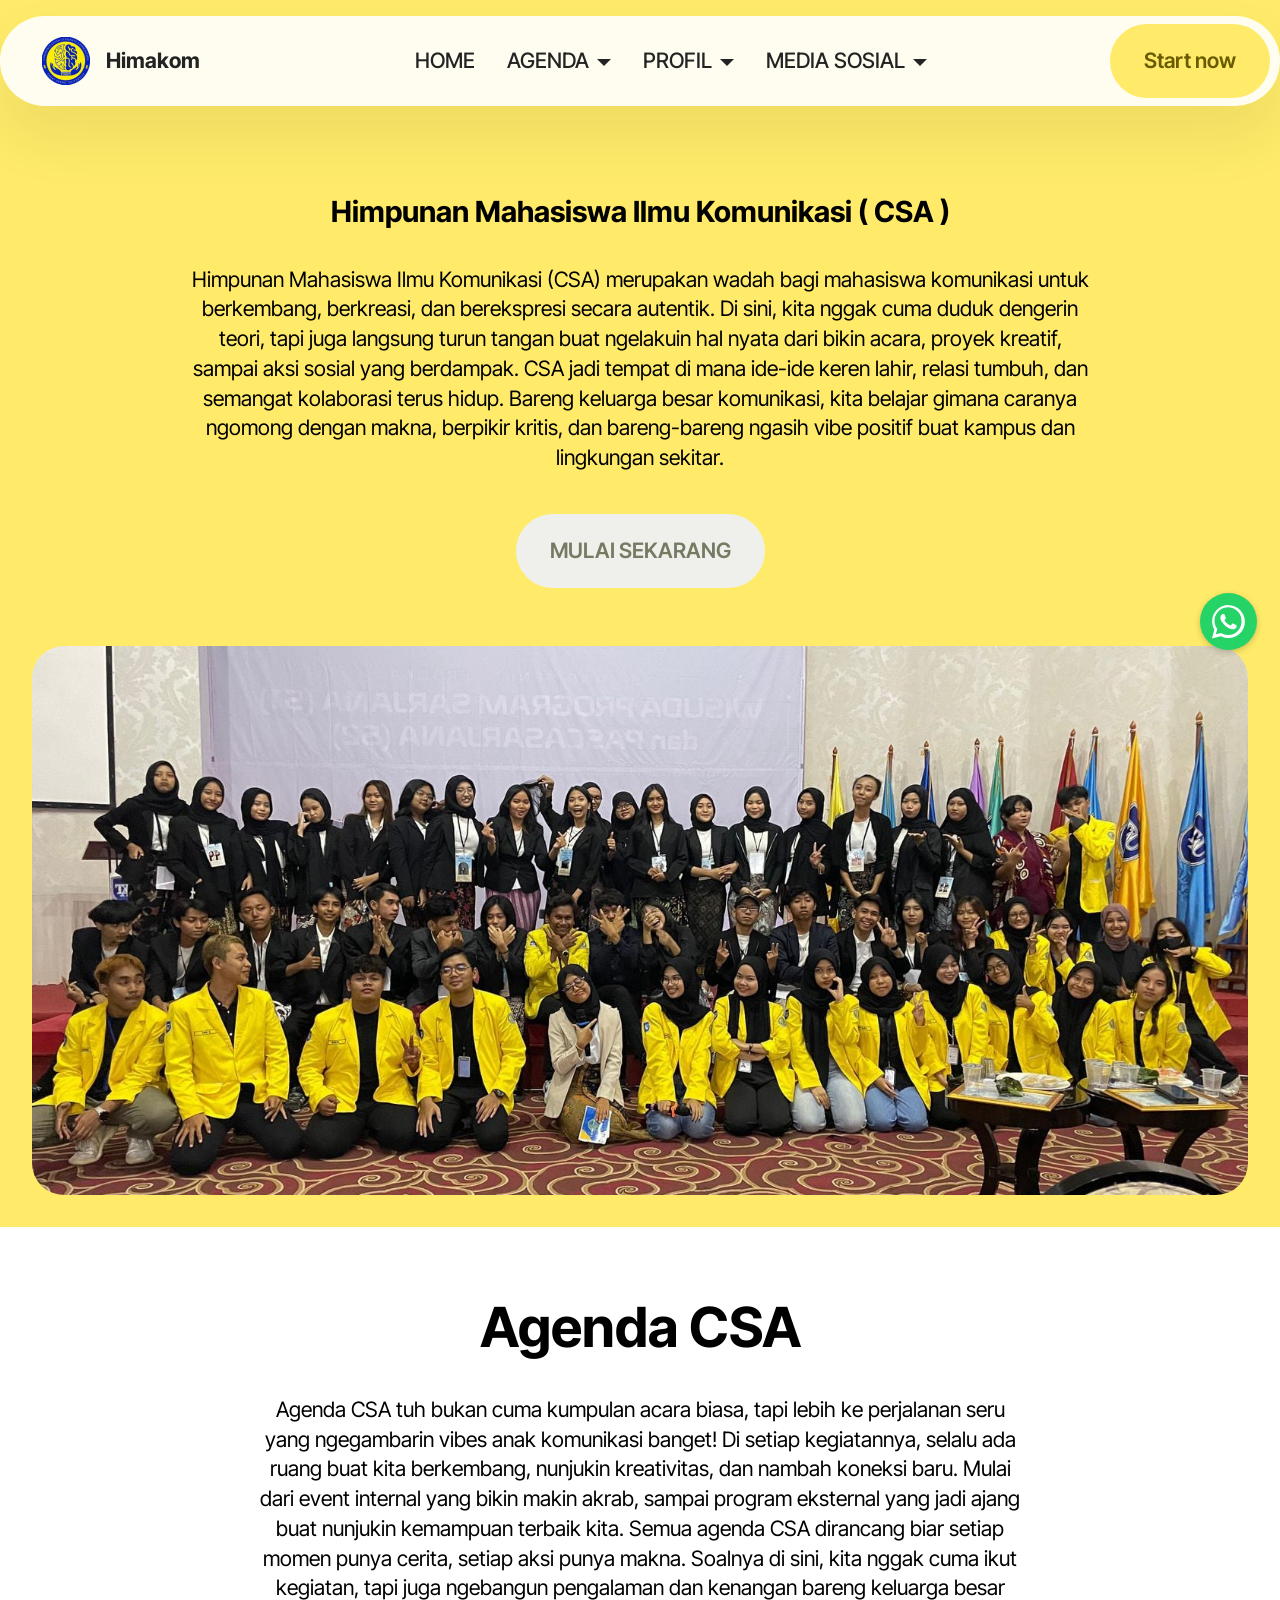
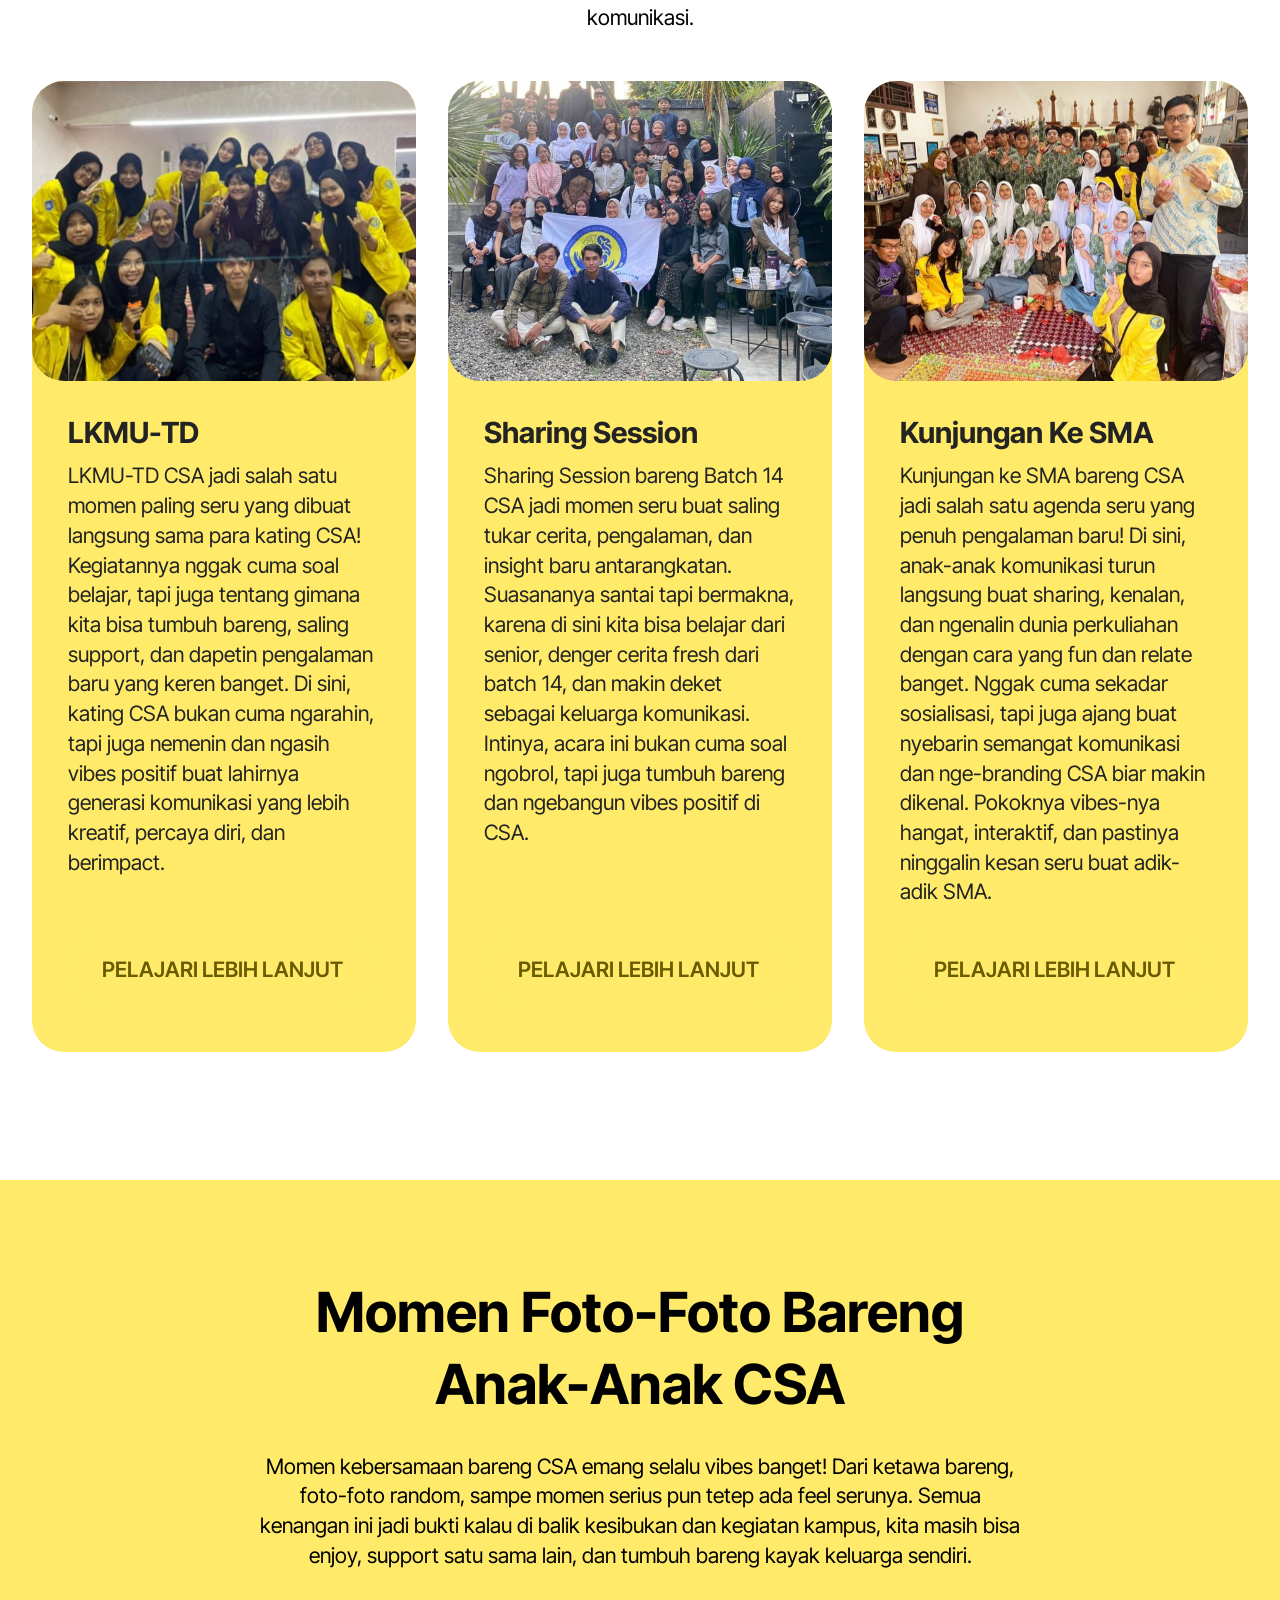
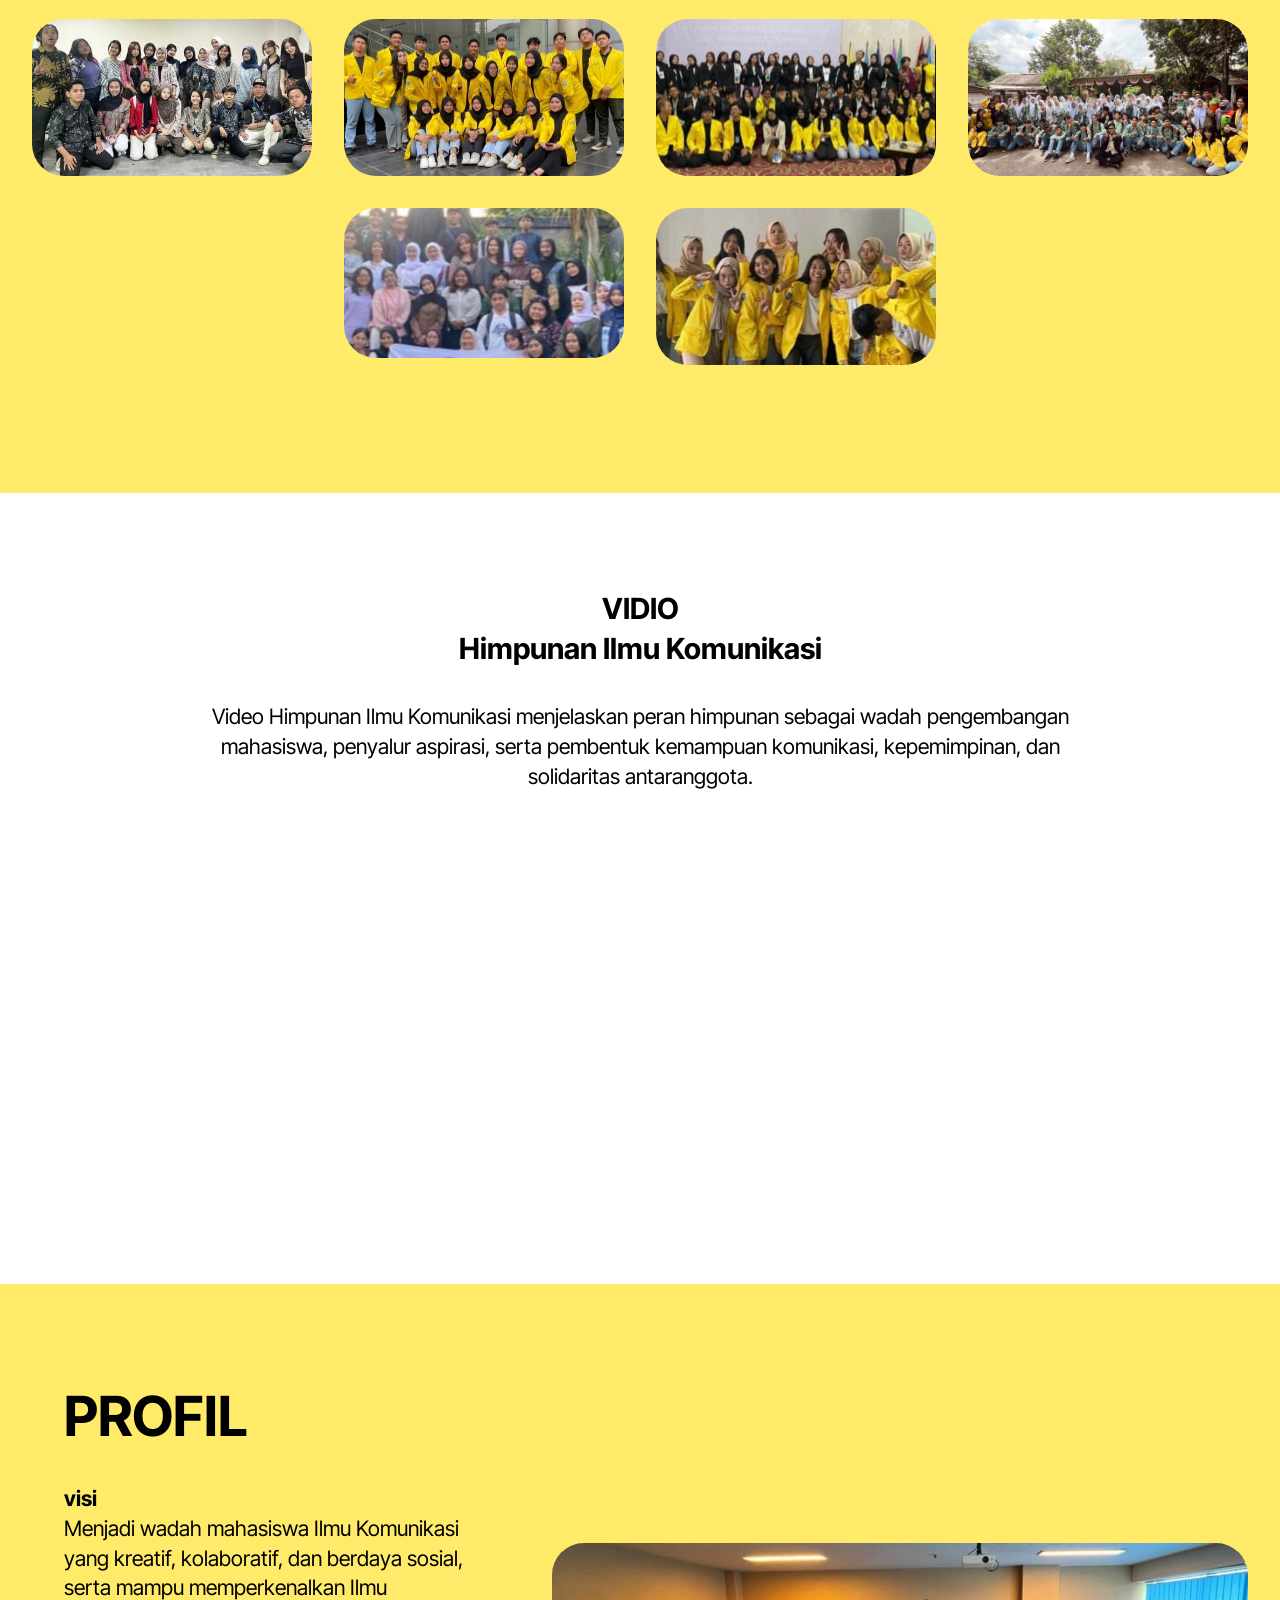
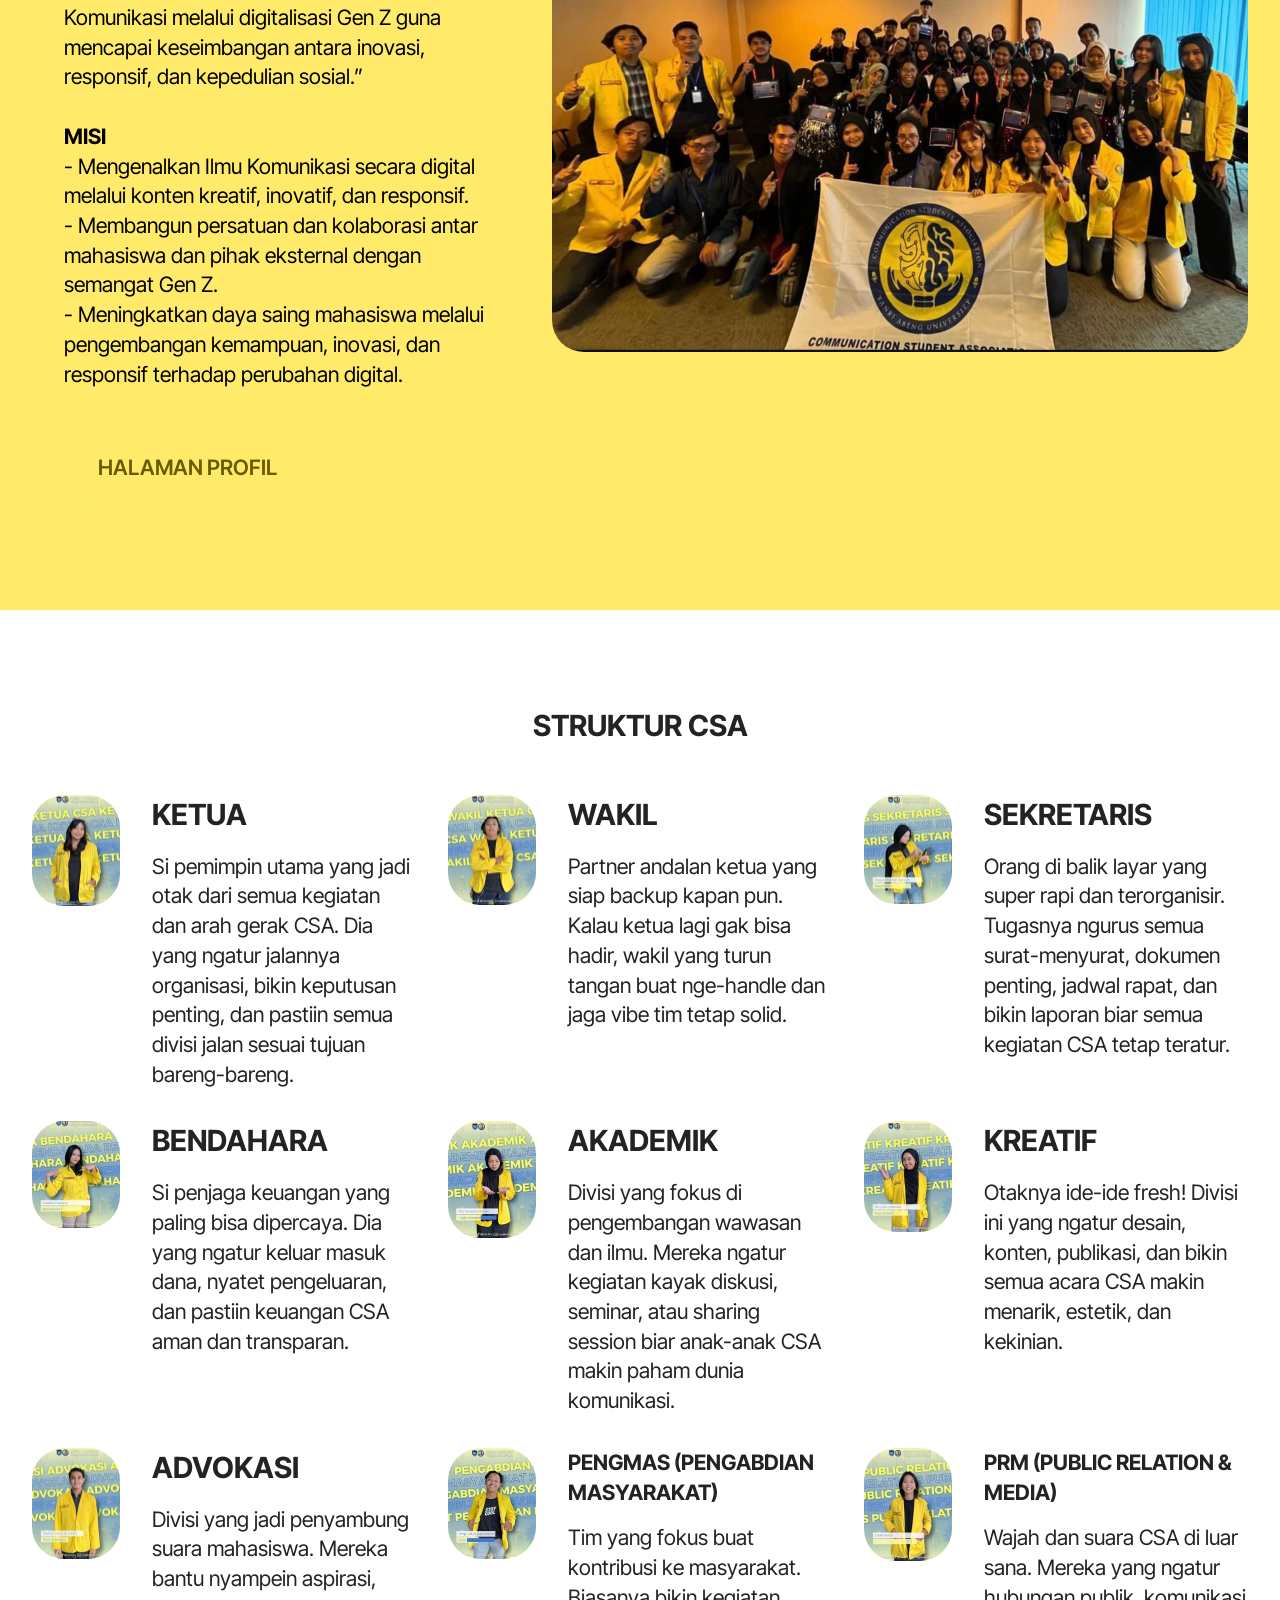
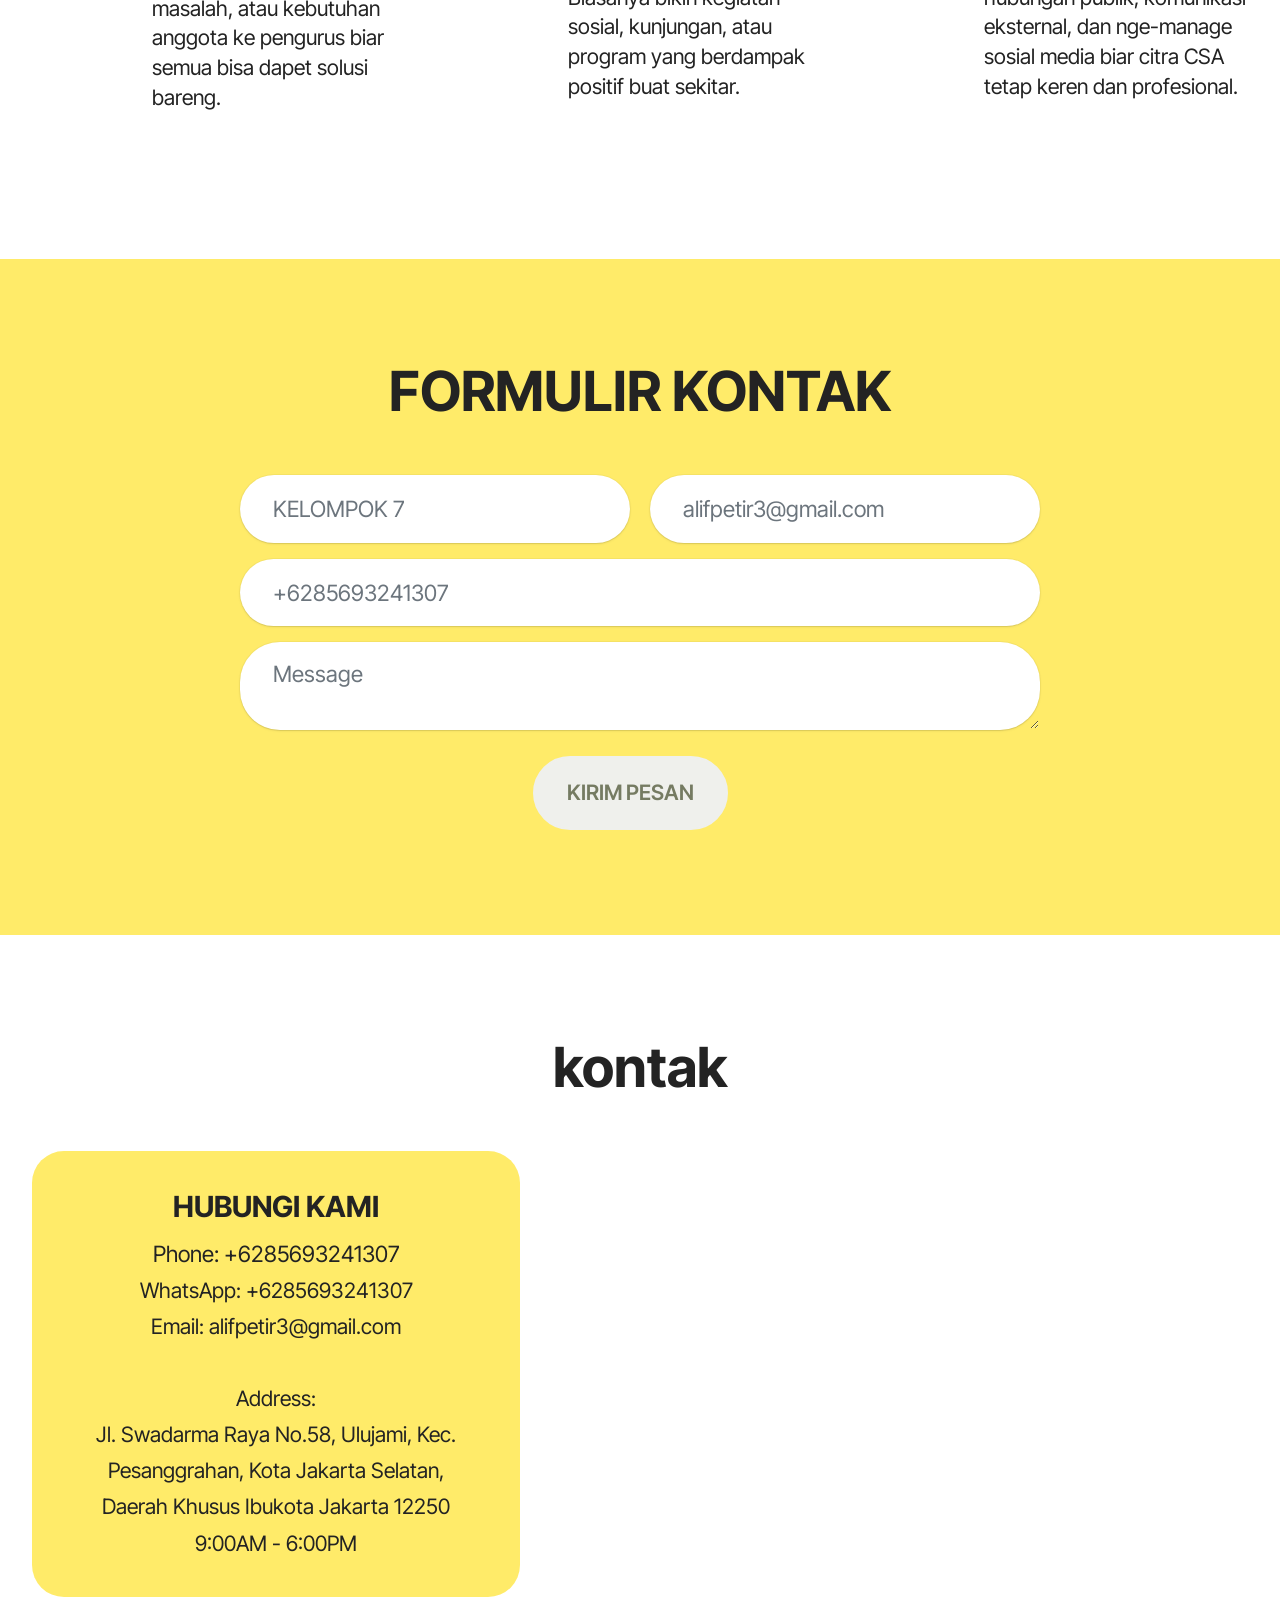
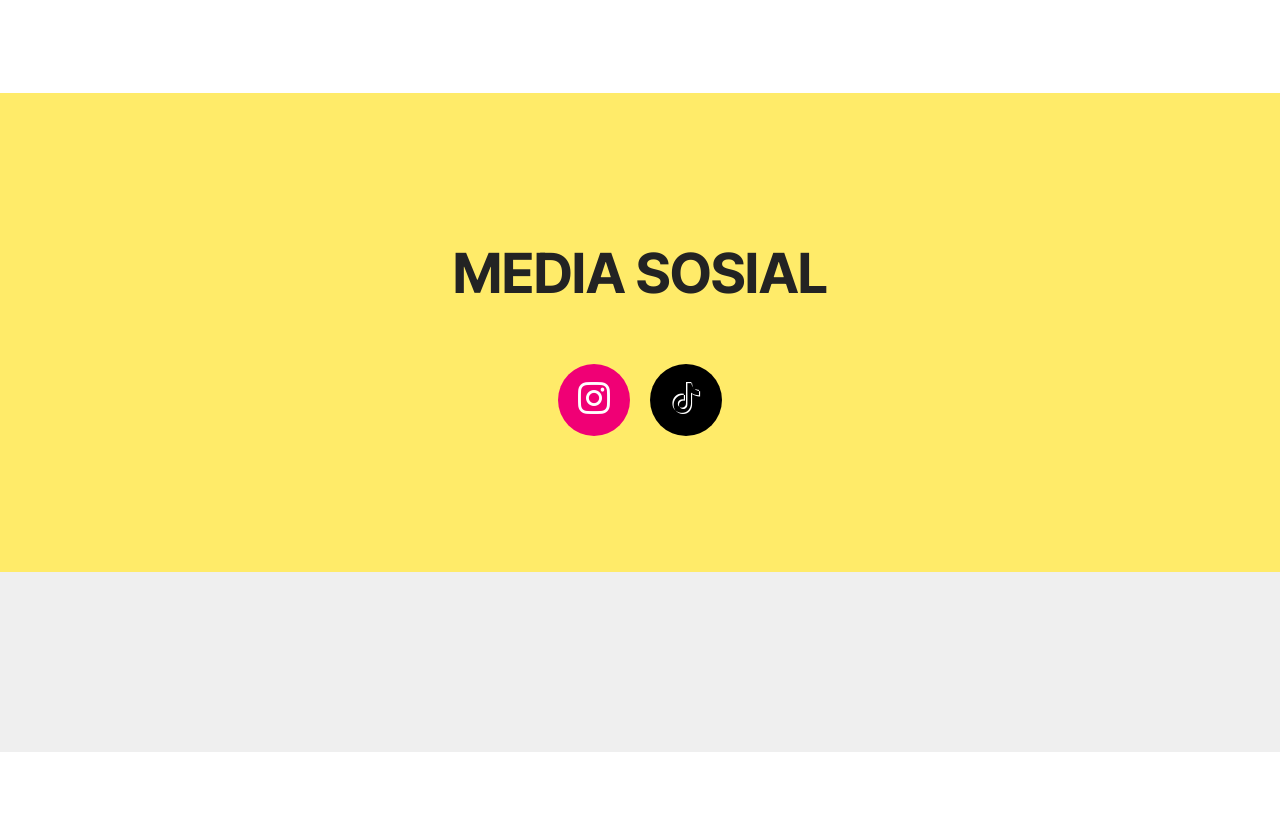
<file: index.html>
<!DOCTYPE html>
<html  >
<head>
  <!-- Site made with Mobirise Website Builder v6.1.4, https://mobirise.com -->
  <meta charset="UTF-8">
  <meta http-equiv="X-UA-Compatible" content="IE=edge">
  <meta name="generator" content="Mobirise v6.1.4, mobirise.com">
  <meta name="viewport" content="width=device-width, initial-scale=1, minimum-scale=1">
  <link rel="shortcut icon" href="assets/images/download-removebg-preview-96x96.png" type="image/x-icon">
  <meta name="description" content="">
  
  
  <title>Home</title>
  <link rel="stylesheet" href="assets/web/assets/mobirise-icons2/mobirise2.css">
  <link rel="stylesheet" href="assets/bootstrap/css/bootstrap.min.css">
  <link rel="stylesheet" href="assets/animatecss/animate.css">
  <link rel="stylesheet" href="assets/dropdown/css/style.css">
  <link rel="stylesheet" href="assets/socicon/css/styles.css">
  <link rel="stylesheet" href="assets/theme/css/style.css">
  <link rel="stylesheet" href="assets/gallery/style.css">
  <link rel="preload" href="https://fonts.googleapis.com/css?family=Inter+Tight:100,200,300,400,500,600,700,800,900,100i,200i,300i,400i,500i,600i,700i,800i,900i&display=swap" as="style" onload="this.onload=null;this.rel='stylesheet'">
  <noscript><link rel="stylesheet" href="https://fonts.googleapis.com/css?family=Inter+Tight:100,200,300,400,500,600,700,800,900,100i,200i,300i,400i,500i,600i,700i,800i,900i&display=swap"></noscript>
  <link rel="preload" as="style" href="assets/mobirise/css/mbr-additional.css?v=IDtXjZ"><link rel="stylesheet" href="assets/mobirise/css/mbr-additional.css?v=IDtXjZ" type="text/css">

  
  
  
</head>
<body>

<!-- Analytics -->
<!-- Google tag (gtag.js) -->
<script async src="https://www.googletagmanager.com/gtag/js?id=G-7Z48MQ5RSN"></script>
<script>
  window.dataLayer = window.dataLayer || [];
  function gtag(){dataLayer.push(arguments);}
  gtag('js', new Date());

  gtag('config', 'G-7Z48MQ5RSN');
</script>
<!-- /Analytics -->


  
  <section data-bs-version="5.1" class="menu menu2 cid-tJS6tZXiPa" once="menu" id="menu02-0">
	

	<nav class="navbar navbar-dropdown navbar-fixed-top navbar-expand-lg">
		<div class="container">
			<div class="navbar-brand">
				<span class="navbar-logo">
					<a href="https://mobirise.com">
						<img src="assets/images/download-removebg-preview-96x96.png" alt="Mobirise Website Builder" style="height: 3rem;">
					</a>
				</span>
				<span class="navbar-caption-wrap"><a class="navbar-caption text-black text-primary display-4" href="index.html">Himakom</a></span>
			</div>
			<button class="navbar-toggler" type="button" data-toggle="collapse" data-bs-toggle="collapse" data-target="#navbarSupportedContent" data-bs-target="#navbarSupportedContent" aria-controls="navbarNavAltMarkup" aria-expanded="false" aria-label="Toggle navigation">
				<div class="hamburger">
					<span></span>
					<span></span>
					<span></span>
					<span></span>
				</div>
			</button>
			<div class="collapse navbar-collapse" id="navbarSupportedContent">
				<ul class="navbar-nav nav-dropdown" data-app-modern-menu="true"><li class="nav-item"><a class="nav-link link text-black text-primary display-4" href="page1.html">HOME</a></li><li class="nav-item dropdown">
						<a class="nav-link link text-black text-primary dropdown-toggle display-4" href="page.html" aria-expanded="false" data-toggle="dropdown-submenu" data-bs-toggle="dropdown" data-bs-auto-close="outside">AGENDA</a><div class="dropdown-menu" aria-labelledby="dropdown-629"><a class="text-black text-primary show dropdown-item display-4" href="page.html">Agenda</a><a class="text-black text-primary dropdown-item display-4" href="page2.html">MOMENT FOTO CSA</a><a class="text-black text-primary show dropdown-item display-4" href="page5.html">VIDEO</a></div>
					</li><li class="nav-item dropdown"><a class="nav-link link text-black text-primary dropdown-toggle display-4" href="page4.html" target="_blank" data-toggle="dropdown-submenu" data-bs-toggle="dropdown" data-bs-auto-close="outside" aria-expanded="false">PROFIL</a><div class="dropdown-menu" aria-labelledby="dropdown-745"><a class="text-black text-primary show dropdown-item display-4" href="page4.html" target="_blank">profil</a><a class="text-black text-primary dropdown-item display-4" href="page3.html" target="_blank">STRUKTUR</a></div></li>
					
					<li class="nav-item dropdown"><a class="nav-link link text-black text-primary dropdown-toggle display-4" href="page8.html" data-toggle="dropdown-submenu" data-bs-toggle="dropdown" data-bs-auto-close="outside" aria-expanded="false">MEDIA SOSIAL</a><div class="dropdown-menu" aria-labelledby="dropdown-162"><a class="text-black text-primary show dropdown-item display-4" href="page9.html#social04-3f">media sosial</a><a class="text-black text-primary dropdown-item display-4" href="page7.html">CONTACTS</a></div></li></ul>
				
				<div class="navbar-buttons mbr-section-btn"><a class="btn btn-primary display-4" href="page10.html"> Start now</a></div>
			</div>
		</div>
	</nav>
</section>

<section data-bs-version="5.1" class="header5 cid-tJS6uM4N87" id="header05-1">
	

	
	
	<div class="topbg"></div>
	<div class="align-center container">
		<div class="row justify-content-center">
			<div class="col-md-12 col-lg-9">
				<h1 class="mbr-section-title mbr-fonts-style mb-4 display-5"><strong>Himpunan Mahasiswa Ilmu Komunikasi ( CSA )</strong></h1>
				<p class="mbr-text mbr-fonts-style mb-4 display-7">Himpunan Mahasiswa Ilmu Komunikasi (CSA) merupakan wadah bagi mahasiswa komunikasi untuk berkembang, berkreasi, dan berekspresi secara autentik. Di sini, kita nggak cuma duduk dengerin teori, tapi juga langsung turun tangan buat ngelakuin hal nyata dari bikin acara, proyek kreatif, sampai aksi sosial yang berdampak. CSA jadi tempat di mana ide-ide keren lahir, relasi tumbuh, dan semangat kolaborasi terus hidup. Bareng keluarga besar komunikasi, kita belajar gimana caranya ngomong dengan makna, berpikir kritis, dan bareng-bareng ngasih vibe positif buat kampus dan lingkungan sekitar.</p>
				<div class="mbr-section-btn mt-3"><a class="btn btn-white display-4" href="index.html#form02-6">MULAI SEKARANG</a></div>
			</div>
		</div>
		<div class="row mt-5 justify-content-center">
			<div class="col-12 col-lg-12">
				<img src="assets/images/whatsapp20image202025-10-1720at2017.52.34-1600x1200.jpeg" alt="Mobirise Website Builder" title="">
			</div>
		</div>
	</div>
</section>

<section data-bs-version="5.1" class="features4 cid-tMlEXTHLbS" id="features04-w">
	
	
	<div class="container">
		<div class="row justify-content-center">
			<div class="col-12 content-head">
				<div class="mbr-section-head mb-5">
					<h4 class="mbr-section-title mbr-fonts-style align-center mb-0 display-2"><strong>Agenda CSA</strong></h4>
					<h5 class="mbr-section-subtitle mbr-fonts-style align-center mb-0 mt-4 display-7">Agenda CSA tuh bukan cuma kumpulan acara biasa, tapi lebih ke perjalanan seru yang ngegambarin vibes anak komunikasi banget! Di setiap kegiatannya, selalu ada ruang buat kita berkembang, nunjukin kreativitas, dan nambah koneksi baru. Mulai dari event internal yang bikin makin akrab, sampai program eksternal yang jadi ajang buat nunjukin kemampuan terbaik kita. Semua agenda CSA dirancang biar setiap momen punya cerita, setiap aksi punya makna. Soalnya di sini, kita nggak cuma ikut kegiatan, tapi juga ngebangun pengalaman dan kenangan bareng keluarga besar komunikasi.</h5>
					
				</div>
			</div>
		</div>
		<div class="row">
			<div class="item features-image col-12 col-md-6 col-lg-4">
				<div class="item-wrapper">
					<div class="item-img">
						<img src="assets/images/whatsapp20image202025-10-1720at2018.11.20201-702x527.jpeg" alt="Mobirise Website Builder">
					</div>
					<div class="item-content">
						<h5 class="item-title mbr-fonts-style display-5"><strong>LKMU-TD&nbsp;</strong></h5>
						
						<p class="mbr-text mbr-fonts-style display-7">
							LKMU-TD CSA jadi salah satu momen paling seru yang dibuat langsung sama para kating CSA! Kegiatannya nggak cuma soal belajar, tapi juga tentang gimana kita bisa tumbuh bareng, saling support, dan dapetin pengalaman baru yang keren banget. Di sini, kating CSA bukan cuma ngarahin, tapi juga nemenin dan ngasih vibes positif buat lahirnya generasi komunikasi yang lebih kreatif, percaya diri, dan berimpact.
						</p>
						<div class="mbr-section-btn item-footer"><a href="https://diazpermana.wordpress.com/2013/03/04/serba-serbi-kepemanduan-lkmm-td-benahi-motivasi-diri-jangan-asal-kontribusi/" class="btn item-btn btn-primary display-4">PELAJARI LEBIH LANJUT</a></div>
					</div>

				</div>
			</div>
			<div class="item features-image col-12 col-md-6 col-lg-4">
				<div class="item-wrapper">
					<div class="item-img">
						<img src="assets/images/whatsapp20image202025-10-1720at2018.11.19-702x936.jpeg" alt="Mobirise Website Builder">
					</div>
					<div class="item-content">
						<h5 class="item-title mbr-fonts-style display-5"><strong>Sharing Session</strong></h5>
						
						<p class="mbr-text mbr-fonts-style display-7">
							Sharing Session bareng Batch 14 CSA jadi momen seru buat saling tukar cerita, pengalaman, dan insight baru antarangkatan. Suasananya santai tapi bermakna, karena di sini kita bisa belajar dari senior, denger cerita fresh dari batch 14, dan makin deket sebagai keluarga komunikasi. Intinya, acara ini bukan cuma soal ngobrol, tapi juga tumbuh bareng dan ngebangun vibes positif di CSA.
						</p>
						<div class="mbr-section-btn item-footer"><a href="https://blog.rumahweb.com/sharing-session-artinya/" class="btn item-btn btn-primary display-4">PELAJARI LEBIH LANJUT</a></div>
					</div>
				</div>
			</div>
			<div class="item features-image col-12 col-md-6 col-lg-4">
				<div class="item-wrapper">
					<div class="item-img">
						<img src="assets/images/whatsapp20image202025-10-1720at2018.18.45-702x527.jpeg" alt="Mobirise Website Builder">
					</div>
					<div class="item-content">
						<h5 class="item-title mbr-fonts-style display-5"><strong>Kunjungan Ke SMA</strong></h5>
						
						<p class="mbr-text mbr-fonts-style display-7">
							Kunjungan ke SMA bareng CSA jadi salah satu agenda seru yang penuh pengalaman baru! Di sini, anak-anak komunikasi turun langsung buat sharing, kenalan, dan ngenalin dunia perkuliahan dengan cara yang fun dan relate banget. Nggak cuma sekadar sosialisasi, tapi juga ajang buat nyebarin semangat komunikasi dan nge-branding CSA biar makin dikenal. Pokoknya vibes-nya hangat, interaktif, dan pastinya ninggalin kesan seru buat adik-adik SMA.<br>
						</p>
						<div class="mbr-section-btn item-footer"><a href="https://www.sman2sidoarjo.sch.id/kunjungan-kampus-pengenalan-dunia-perkuliahan-bagi-siswa-kelas-xii/" class="btn item-btn btn-primary display-4">PELAJARI LEBIH LANJUT</a></div>
					</div>
				</div>
			</div>
		</div>
	</div>
</section>

<section data-bs-version="5.1" class="gallery1 mbr-gallery cid-tMlDYtQ5fF" id="gallery02-v">
    

    
    

    <div class="container-fluid">
        <div class="row justify-content-center">
            <div class="col-12 content-head">
                <div class="mbr-section-head mb-5">
                    <h3 class="mbr-section-title mbr-fonts-style align-center m-0 display-2"><strong>Momen Foto-Foto Bareng Anak-Anak CSA</strong></h3>
                    <h4 class="mbr-section-subtitle mbr-fonts-style align-center mb-0 mt-4 display-7">Momen kebersamaan bareng CSA emang selalu vibes banget! Dari ketawa bareng, foto-foto random, sampe momen serius pun tetep ada feel serunya. Semua kenangan ini jadi bukti kalau di balik kesibukan dan kegiatan kampus, kita masih bisa enjoy, support satu sama lain, dan tumbuh bareng kayak keluarga sendiri.</h4>
                </div>
            </div>
        </div>
        <div class="row mbr-gallery mbr-masonry" data-masonry="{&quot;percentPosition&quot;: true }">
            <div class="col-12 col-md-6 col-lg-3 item gallery-image active">
                <div class="item-wrapper" data-toggle="modal" data-bs-toggle="modal" data-target="#v8ytArrgvy-modal" data-bs-target="#v8ytArrgvy-modal">
                    <img class="w-100" src="assets/images/whatsapp20image202025-10-1720at2018.16.46-510x296.jpeg" alt="Mobirise Website Builder" data-slide-to="0" data-bs-slide-to="0" data-target="#lb-v8ytArrgvy" data-bs-target="#lb-v8ytArrgvy">
                    <div class="icon-wrapper">
                        <span class="mobi-mbri mobi-mbri-search mbr-iconfont mbr-iconfont-btn"></span>
                    </div>
                </div>
                
            </div><div class="col-12 col-md-6 col-lg-3 item gallery-image">
                <div class="item-wrapper" data-toggle="modal" data-bs-toggle="modal" data-target="#v8ytArrgvy-modal" data-bs-target="#v8ytArrgvy-modal">
                    <img class="w-100" src="assets/images/whatsapp20image202025-10-1720at2019.10.43-510x383.jpeg" alt="Mobirise Website Builder" data-slide-to="1" data-bs-slide-to="1" data-target="#lb-v8ytArrgvy" data-bs-target="#lb-v8ytArrgvy">
                    <div class="icon-wrapper">
                        <span class="mobi-mbri mobi-mbri-search mbr-iconfont mbr-iconfont-btn"></span>
                    </div>
                </div>
                
            </div>
            
            
            <div class="col-12 col-md-6 col-lg-3 item gallery-image">
                <div class="item-wrapper" data-toggle="modal" data-bs-toggle="modal" data-target="#v8ytArrgvy-modal" data-bs-target="#v8ytArrgvy-modal">
                    <img class="w-100" src="assets/images/whatsapp20image202025-10-1720at2017.52.34-510x383.jpeg" alt="Mobirise Website Builder" data-slide-to="2" data-bs-slide-to="2" data-target="#lb-v8ytArrgvy" data-bs-target="#lb-v8ytArrgvy">
                    <div class="icon-wrapper">
                        <span class="mobi-mbri mobi-mbri-search mbr-iconfont mbr-iconfont-btn"></span>
                    </div>
                </div>
                
            </div><div class="col-12 col-md-6 col-lg-3 item gallery-image">
                <div class="item-wrapper" data-toggle="modal" data-bs-toggle="modal" data-target="#v8ytArrgvy-modal" data-bs-target="#v8ytArrgvy-modal">
                    <img class="w-100" src="assets/images/whatsapp20image202025-10-1720at2018.11.20-1600x900.jpeg" alt="Mobirise Website Builder" data-slide-to="3" data-bs-slide-to="3" data-target="#lb-v8ytArrgvy" data-bs-target="#lb-v8ytArrgvy">
                    <div class="icon-wrapper">
                        <span class="mobi-mbri mobi-mbri-search mbr-iconfont mbr-iconfont-btn"></span>
                    </div>
                </div>
                
            </div>
            <div class="col-12 col-md-6 col-lg-3 item gallery-image">
                <div class="item-wrapper" data-toggle="modal" data-bs-toggle="modal" data-target="#v8ytArrgvy-modal" data-bs-target="#v8ytArrgvy-modal">
                    <img class="w-100" src="assets/images/whatsapp20image202025-10-1720at2018.11.19-510x680.jpeg" alt="Mobirise Website Builder" data-slide-to="4" data-bs-slide-to="4" data-target="#lb-v8ytArrgvy" data-bs-target="#lb-v8ytArrgvy">
                    <div class="icon-wrapper">
                        <span class="mobi-mbri mobi-mbri-search mbr-iconfont mbr-iconfont-btn"></span>
                    </div>
                </div>
                
            </div><div class="col-12 col-md-6 col-lg-3 item gallery-image">
                <div class="item-wrapper" data-toggle="modal" data-bs-toggle="modal" data-target="#v8ytArrgvy-modal" data-bs-target="#v8ytArrgvy-modal">
                    <img class="w-100" src="assets/images/whatsapp20image202025-10-1820at2001.34.16-510x509.jpeg" alt="Mobirise Website Builder" data-slide-to="5" data-bs-slide-to="5" data-target="#lb-v8ytArrgvy" data-bs-target="#lb-v8ytArrgvy">
                    <div class="icon-wrapper">
                        <span class="mobi-mbri mobi-mbri-search mbr-iconfont mbr-iconfont-btn"></span>
                    </div>
                </div>
                
            </div>
            
            
        </div>

        <div class="modal mbr-slider" tabindex="-1" role="dialog" aria-hidden="true" id="v8ytArrgvy-modal">
            <div class="modal-dialog" role="document">
                <div class="modal-content">
                    <div class="modal-body">
                        <div class="carousel slide" id="lb-v8ytArrgvy" data-interval="5000" data-bs-interval="5000">
                            <div class="carousel-inner">
                                <div class="carousel-item active">
                                    <img class="d-block w-100" src="assets/images/whatsapp20image202025-10-1720at2018.16.46-510x296.jpeg" alt="Mobirise Website Builder">
                                </div><div class="carousel-item">
                                    <img class="d-block w-100" src="assets/images/whatsapp20image202025-10-1720at2019.10.43-510x383.jpeg" alt="Mobirise Website Builder">
                                </div>
                                
                                
                                <div class="carousel-item">
                                    <img class="d-block w-100" src="assets/images/whatsapp20image202025-10-1720at2017.52.34-510x383.jpeg" alt="Mobirise Website Builder">
                                </div><div class="carousel-item">
                                    <img class="d-block w-100" src="assets/images/whatsapp20image202025-10-1720at2018.11.20-1600x900.jpeg" alt="Mobirise Website Builder">
                                </div>
                                <div class="carousel-item">
                                    <img class="d-block w-100" src="assets/images/whatsapp20image202025-10-1720at2018.11.19-510x680.jpeg" alt="Mobirise Website Builder">
                                </div><div class="carousel-item">
                                    <img class="d-block w-100" src="assets/images/whatsapp20image202025-10-1820at2001.34.16-510x509.jpeg" alt="Mobirise Website Builder">
                                </div>
                                
                                
                            </div>
                            <ol class="carousel-indicators">
                                <li data-slide-to="0" data-bs-slide-to="0" class="active" data-target="#lb-v8ytArrgvy" data-bs-target="#lb-v8ytArrgvy"></li>
                                <li data-slide-to="1" data-bs-slide-to="1" data-target="#lb-v8ytArrgvy" data-bs-target="#lb-v8ytArrgvy"></li>
                                <li data-slide-to="2" data-bs-slide-to="2" data-target="#lb-v8ytArrgvy" data-bs-target="#lb-v8ytArrgvy"></li><li data-slide-to="3" data-bs-slide-to="3" data-target="#lb-v8ytArrgvy" data-bs-target="#lb-v8ytArrgvy"></li>
                                <li data-slide-to="4" data-bs-slide-to="4" data-target="#lb-v8ytArrgvy" data-bs-target="#lb-v8ytArrgvy"></li>
                                <li data-slide-to="5" data-bs-slide-to="5" data-target="#lb-v8ytArrgvy" data-bs-target="#lb-v8ytArrgvy"></li>
                                
                                
                            </ol>
                            <a role="button" href="" class="close" data-dismiss="modal" data-bs-dismiss="modal" aria-label="Close">
                            </a>
                            <a class="carousel-control-prev carousel-control" role="button" data-slide="prev" data-bs-slide="prev" href="#lb-v8ytArrgvy">
                                <span class="mobi-mbri mobi-mbri-arrow-prev" aria-hidden="true"></span>
                                <span class="sr-only visually-hidden">Previous</span>
                            </a>
                            <a class="carousel-control-next carousel-control" role="button" data-slide="next" data-bs-slide="next" href="#lb-v8ytArrgvy">
                                <span class="mobi-mbri mobi-mbri-arrow-next" aria-hidden="true"></span>
                                <span class="sr-only visually-hidden">Next</span>
                            </a>
                        </div>
                    </div>
                </div>
            </div>
        </div>
    </div>
</section>

<section data-bs-version="5.1" class="header7 cid-tLeaLmEeFr" id="header07-h">
  

  
  
  
  <div class="align-center container">
    <div class="row justify-content-center">
      <div class="col-md-12 col-lg-9 mb-5">
        <h1 class="mbr-section-title mbr-fonts-style display-5"><strong>VIDIO<br></strong>&nbsp;<strong>Himpunan Ilmu Komunikasi&nbsp;</strong></h1>
        <p class="mbr-text mbr-fonts-style mt-4 display-7">
          Video Himpunan Ilmu Komunikasi menjelaskan peran himpunan sebagai wadah pengembangan mahasiswa, penyalur aspirasi, serta pembentuk kemampuan komunikasi, kepemimpinan, dan solidaritas antaranggota.</p>
        
      </div>
    </div>

    <div class="row justify-content-center">
      <div class="mbr-figure col-12 col-md-6"><iframe class="mbr-embedded-video" src="https://www.youtube.com/embed/c7VnX7FqVtY?rel=0&amp;amp;mute=1&amp;showinfo=0&amp;autoplay=1&amp;loop=1&amp;playlist=c7VnX7FqVtY" width="1280" height="720" frameborder="0" allowfullscreen></iframe></div>
    </div>
  </div>
</section>

<section data-bs-version="5.1" class="header1 cid-tJS9vXDdRK" id="header01-7">
	

	
	

	<div class="container">
		<div class="row justify-content-center">
			<div class="col-12 col-md-12 col-lg-7 image-wrapper">
				<img class="w-100" src="assets/images/whatsapp20image202025-10-1720at2019.22.19-1125x725.jpeg" alt="Mobirise Website Builder">
			</div>
			<div class="col-12 col-lg col-md-12">
				<div class="text-wrapper align-left">
					<h1 class="mbr-section-title mbr-fonts-style mb-4 display-2"><strong>PROFIL</strong></h1>
					<p class="mbr-text mbr-fonts-style mb-4 display-7"><strong>visi</strong><br>Menjadi wadah mahasiswa Ilmu Komunikasi yang kreatif, kolaboratif, dan berdaya sosial, serta mampu memperkenalkan Ilmu Komunikasi melalui digitalisasi Gen Z guna mencapai keseimbangan antara inovasi, responsif, dan kepedulian sosial.”<br><br><strong>MISI</strong><br>- Mengenalkan Ilmu Komunikasi secara digital melalui konten kreatif, inovatif, dan responsif.<br>- Membangun persatuan dan kolaborasi antar mahasiswa dan pihak eksternal dengan semangat Gen Z.<br>- Meningkatkan daya saing mahasiswa melalui pengembangan kemampuan, inovasi, dan responsif terhadap perubahan digital.</p>
					<div class="mbr-section-btn mt-3"><a class="btn btn-primary display-7" href="https://www.merdeka.com/jateng/visi-adalah-tujuan-besar-organisasi-ketahui-perbedaannya-dengan-misi-59548-mvk.html?page=4">HALAMAN PROFIL</a></div>
				</div>
			</div>
		</div>
	</div>
</section>

<section data-bs-version="5.1" class="features15 cid-tLek7gQhG7" id="features015-m">
	

	
	
	<div class="container">
		<div class="mbr-section-head mb-5">
			<h4 class="mbr-section-title mbr-fonts-style align-center mb-0 display-5"><strong>STRUKTUR CSA</strong></h4>
			
		  </div>
		<div class="row justify-content-center">
			<div class="item features-without-image col-12 col-lg-4 active">
				<div class="item-wrapper">
					<div class="img-wrapper">
						<img src="assets/images/whatsapp20image202026-01-1620at2022.49.16-176x223.jpeg" alt="Mobirise Website Builder" data-slide-to="0" data-bs-slide-to="0">
					</div>
					<div class="card-box">
						<h4 class="card-title mbr-fonts-style mb-3 display-5"><strong>KETUA</strong></h4>
						<h5 class="card-text mbr-fonts-style display-7">Si pemimpin utama yang jadi otak dari semua kegiatan dan arah gerak CSA. Dia yang ngatur jalannya organisasi, bikin keputusan penting, dan pastiin semua divisi jalan sesuai tujuan bareng-bareng.</h5>
					</div>
				</div>
			</div><div class="item features-without-image col-12 col-lg-4">
				<div class="item-wrapper">
					<div class="img-wrapper">
						<img src="assets/images/whatsapp20image202026-01-1620at2022.49.16201-176x221.jpeg" alt="Mobirise Website Builder" data-slide-to="1" data-bs-slide-to="1">
					</div>
					<div class="card-box">
						<h4 class="card-title mbr-fonts-style mb-3 display-5"><strong>WAKIL</strong></h4>
						<h5 class="card-text mbr-fonts-style display-7">Partner andalan ketua yang siap backup kapan pun. Kalau ketua lagi gak bisa hadir, wakil yang turun tangan buat nge-handle dan jaga vibe tim tetap solid.</h5>
					</div>
				</div>
			</div><div class="item features-without-image col-12 col-lg-4">
				<div class="item-wrapper">
					<div class="img-wrapper">
						<img src="assets/images/whatsapp20image202026-01-1620at2022.49.17201-176x219.jpeg" alt="Mobirise Website Builder" data-slide-to="2" data-bs-slide-to="2">
					</div>
					<div class="card-box">
						<h4 class="card-title mbr-fonts-style mb-3 display-5"><strong>SEKRETARIS</strong></h4>
						<h5 class="card-text mbr-fonts-style display-7">Orang di balik layar yang super rapi dan terorganisir. Tugasnya ngurus semua surat-menyurat, dokumen penting, jadwal rapat, dan bikin laporan biar semua kegiatan CSA tetap teratur.</h5>
					</div>
				</div>
			</div><div class="item features-without-image col-12 col-lg-4">
				<div class="item-wrapper">
					<div class="img-wrapper">
						<img src="assets/images/whatsapp20image202026-01-1620at2022.49.17-176x214.jpeg" alt="Mobirise Website Builder" data-slide-to="3" data-bs-slide-to="3">
					</div>
					<div class="card-box">
						<h4 class="card-title mbr-fonts-style mb-3 display-5"><strong>BENDAHARA</strong></h4>
						<h5 class="card-text mbr-fonts-style display-7">Si penjaga keuangan yang paling bisa dipercaya. Dia yang ngatur keluar masuk dana, nyatet pengeluaran, dan pastiin keuangan CSA aman dan transparan.</h5>
					</div>
				</div>
			</div><div class="item features-without-image col-12 col-lg-4">
				<div class="item-wrapper">
					<div class="img-wrapper">
						<img src="assets/images/whatsapp20image202026-01-1620at2022.49.17202-176x230.jpeg" alt="Mobirise Website Builder" data-slide-to="4" data-bs-slide-to="4">
					</div>
					<div class="card-box">
						<h4 class="card-title mbr-fonts-style mb-3 display-5"><strong>AKADEMIK</strong></h4>
						<h5 class="card-text mbr-fonts-style display-7">Divisi yang fokus di pengembangan wawasan dan ilmu. Mereka ngatur kegiatan kayak diskusi, seminar, atau sharing session biar anak-anak CSA makin paham dunia komunikasi.</h5>
					</div>
				</div>
			</div><div class="item features-without-image col-12 col-lg-4">
				<div class="item-wrapper">
					<div class="img-wrapper">
						<img src="assets/images/whatsapp20image202026-01-1620at2022.49.17203-176x222.jpeg" alt="Mobirise Website Builder" data-slide-to="5" data-bs-slide-to="5">
					</div>
					<div class="card-box">
						<h4 class="card-title mbr-fonts-style mb-3 display-5"><strong>KREATIF</strong></h4>
						<h5 class="card-text mbr-fonts-style display-7">Otaknya ide-ide fresh! Divisi ini yang ngatur desain, konten, publikasi, dan bikin semua acara CSA makin menarik, estetik, dan kekinian.</h5>
					</div>
				</div>
			</div><div class="item features-without-image col-12 col-lg-4">
				<div class="item-wrapper">
					<div class="img-wrapper">
						<img src="assets/images/whatsapp20image202026-01-1620at2022.49.17204-176x223.jpeg" alt="Mobirise Website Builder" data-slide-to="6" data-bs-slide-to="6">
					</div>
					<div class="card-box">
						<h4 class="card-title mbr-fonts-style mb-3 display-5"><strong>ADVOKASI</strong></h4>
						<h5 class="card-text mbr-fonts-style display-7">Divisi yang jadi penyambung suara mahasiswa. Mereka bantu nyampein aspirasi, masalah, atau kebutuhan anggota ke pengurus biar semua bisa dapet solusi bareng.</h5>
					</div>
				</div>
			</div>
			<div class="item features-without-image col-12 col-lg-4">
				<div class="item-wrapper">
					<div class="img-wrapper">
						<img src="assets/images/whatsapp20image202026-01-1620at2022.49.17205-176x220.jpeg" alt="Mobirise Website Builder" data-slide-to="7" data-bs-slide-to="7">
					</div>
					<div class="card-box">
						<h4 class="card-title mbr-fonts-style mb-3 display-7"><strong>PENGMAS (PENGABDIAN MASYARAKAT)</strong></h4>
						<h5 class="card-text mbr-fonts-style display-7">Tim yang fokus buat kontribusi ke masyarakat. Biasanya bikin kegiatan sosial, kunjungan, atau program yang berdampak positif buat sekitar.&nbsp;<br><br></h5>
					</div>
				</div>
			</div>
			<div class="item features-without-image col-12 col-lg-4">
				<div class="item-wrapper">
					<div class="img-wrapper">
						<img src="assets/images/whatsapp20image202026-01-1620at2022.49.17207-176x226.jpeg" alt="Mobirise Website Builder" data-bs-slide-to="8" data-slide-to="8">
					</div>
					<div class="card-box">
						<h4 class="card-title mbr-fonts-style mb-3 display-7"><strong>PRM (PUBLIC RELATION &amp; MEDIA)</strong></h4>
						<h5 class="card-text mbr-fonts-style display-7">Wajah dan suara CSA di luar sana. Mereka yang ngatur hubungan publik, komunikasi eksternal, dan nge-manage sosial media biar citra CSA tetap keren dan profesional.</h5>
					</div>
				</div>
			</div>
		</div>
	</div>
</section>

<section data-bs-version="5.1" class="form5 cid-tJS9pBcTSa" id="form02-6">
    
    
    <div class="container">
        <div class="mbr-section-head mb-5">
            <h3 class="mbr-section-title mbr-fonts-style align-center mb-0 display-2"><strong>FORMULIR KONTAK</strong></h3>
            
        </div>
        <div class="row justify-content-center mt-4">
            <div class="col-lg-8 mx-auto mbr-form" data-form-type="formoid">
                <form action="https://mobirise.eu/" method="POST" class="mbr-form form-with-styler" data-form-title="Form Name"><input type="hidden" name="email" data-form-email="true" value="z90dQb9G38yupKXmDJWr+gyAEFEdLxSZZnruo0Tg2OmLJ5XwEDQXQ12krIiyUdiSTXeY6Ac6oAj2ekkoSJolMeHJysauVl1xRlZk/2SPsdiTZ+RwzlVc7Y/thDjLHYMC">
                    <div class="row">
                        <div hidden="hidden" data-form-alert="" class="alert alert-success col-12">Thanks for filling out the form!</div>
                        <div hidden="hidden" data-form-alert-danger="" class="alert alert-danger col-12">
                            Oops...! some problem!
                        </div>
                    </div>
                    <div class="dragArea row">
                        <div class="col-md col-sm-12 form-group mb-3" data-for="name">
                            <input type="text" name="name" placeholder="KELOMPOK 7" data-form-field="name" class="form-control" value="" id="name-form02-6">
                        </div>
                        <div class="col-md col-sm-12 form-group mb-3" data-for="email">
                            <input type="email" name="email" placeholder="alifpetir3@gmail.com" data-form-field="email" class="form-control" value="" id="email-form02-6">
                        </div>
                        <div class="col-12 form-group mb-3" data-for="phone">
                            <input type="tel" name="phone" placeholder="+6285693241307" data-form-field="phone" class="form-control" value="" id="phone-form02-6">
                        </div>
                        <div class="col-12 form-group mb-3" data-for="textarea">
                            <textarea name="textarea" placeholder="Message" data-form-field="textarea" class="form-control" id="textarea-form02-6"></textarea>
                        </div>
                        <div class="col-lg-12 col-md-12 col-sm-12 align-center mbr-section-btn"><button type="submit" class="btn btn-white display-7">KIRIM PESAN</button></div>
                    </div>
                </form>
            </div>
        </div>
    </div>
</section>

<section data-bs-version="5.1" class="contacts2 map1 cid-tLdYHD757A" id="contacts02-9">

    

    
    <div class="container">
        <div class="mbr-section-head mb-5">
            <h3 class="mbr-section-title mbr-fonts-style align-center mb-0 display-2"><strong>kontak</strong></h3>
            
        </div>
        <div class="row justify-content-center mt-4">
            <div class="card col-12 col-md-5">
                <div class="card-wrapper">
                    <div class="text-wrapper">
                        <h5 class="cardTitle mbr-fonts-style mb-2 display-5"><strong>HUBUNGI KAMI</strong></h5>
                    <ul class="list mbr-fonts-style display-7">
                        <li class="mbr-text item-wrap"><span style="font-size: 1.4rem;">Phone: </span><a href="tel:+12345678910" class="text-black" style="font-size: 1.4rem;">+6285693241307</a><br></li>
                        <li class="mbr-text item-wrap">WhatsApp: +6285693241307</li>
                        <li class="mbr-text item-wrap">Email: alifpetir3@gmail.com</li><li class="mbr-text item-wrap"><br></li>
                        <li class="mbr-text item-wrap">Address: </li><li class="mbr-text item-wrap">Jl. Swadarma Raya No.58, Ulujami, Kec. Pesanggrahan, Kota Jakarta Selatan, Daerah Khusus Ibukota Jakarta 12250</li><li class="mbr-text item-wrap">9:00AM - 6:00PM</li>
                    </ul>
                    </div>
                </div>
            </div>
            <div class="map-wrapper col-12 col-md-7">
                <div class="google-map"><iframe frameborder="0" style="border:0" src="https://www.google.com/maps/embed/v1/place?key=AIzaSyBQ55g-IgRRgXrd803PTWDTb7kd6aAitNQ&amp;q=Jl. Swadarma Raya No.58, Ulujami, Kec. Pesanggrahan, Kota Jakarta Selatan, Daerah Khusus Ibukota Jakarta 12250" allowfullscreen=""></iframe></div>
            </div>
        </div>
    </div>
</section>

<section data-bs-version="5.1" class="_customHTML cid-BlDswMsYlQ" id="design-block-BlDswMsYlQ">


<div>
  <div class="whatsapp-wrapper">
    <a target="_blank" href="https://api.whatsapp.com/send?phone=+6285693241307&text=Kamu mau cari info apa hari tentang himakom?" class="whatsapp-button tooltip-top" data-tooltip="Kamu mau cari info apa hari tentang himakom?" style="background-color: #25d366;">
      <svg xmlns="http://www.w3.org/2000/svg" viewBox="0 0 32 32" width="41" height="41" fill="#ffffff">
        <path d="M16.002 3.2c-7.046 0-12.8 5.754-12.8 12.8a12.736 12.736 0 0 0 1.734 6.448l-1.861 6.821 7.002-1.835a12.726 12.726 0 0 0 5.925 1.506c7.046 0 12.8-5.754 12.8-12.8s-5.754-12.8-12.8-12.8zm0 23.36a10.57 10.57 0 0 1-5.334-1.446l-0.382-0.228-4.158 1.092 1.109-4.03-0.248-0.394a10.562 10.562 0 1 1 19.171-5.564 10.588 10.588 0 0 1-10.158 10.57zm5.692-7.998c-0.311-0.157-1.836-0.909-2.121-1.014-0.284-0.104-0.492-0.157-0.7 0.157s-0.803 1.014-0.984 1.223c-0.18 0.209-0.361 0.236-0.673 0.079-0.311-0.157-1.314-0.485-2.503-1.545-0.924-0.825-1.548-1.845-1.728-2.156-0.18-0.311-0.019-0.48 0.135-0.634 0.139-0.138 0.311-0.36 0.466-0.54 0.157-0.18 0.209-0.31 0.312-0.519 0.104-0.209 0.052-0.393-0.026-0.55-0.078-0.157-0.7-1.686-0.959-2.318-0.252-0.605-0.508-0.524-0.7-0.534-0.182-0.009-0.391-0.009-0.6-0.009s-0.55 0.079-0.837 0.393c-0.287 0.314-1.096 1.072-1.096 2.614s1.122 3.031 1.278 3.239c0.157 0.209 2.21 3.371 5.356 4.724 0.749 0.323 1.333 0.516 1.788 0.66 0.752 0.239 1.436 0.205 1.977 0.124 0.603-0.089 1.836-0.749 2.096-1.472s0.26-1.342 0.182-1.472c-0.078-0.13-0.287-0.209-0.6-0.36z"></path>
      </svg>
    </a>
  </div>
</div>

  <div style="padding:5rem; background:#c2c2c2;" class="hidden">
    <div class="align-center">
        <svg xmlns="http://www.w3.org/2000/svg" xmlns:xlink="http://www.w3.org/1999/xlink" version="1.1" width="100" height="100" viewBox="0 0 256 256" xml:space="preserve">
  <g style="stroke: none; stroke-width: 0; stroke-dasharray: none; stroke-linecap: butt; stroke-linejoin: miter; stroke-miterlimit: 10; fill: none; fill-rule: nonzero; opacity: 1;" transform="translate(1.4065934065934016 1.4065934065934016) scale(2.81 2.81)">
  <circle cx="45" cy="45" r="45" style="stroke: none; stroke-width: 1; stroke-dasharray: none; stroke-linecap: butt; stroke-linejoin: miter; stroke-miterlimit: 10; fill: rgb(42,181,64); fill-rule: nonzero; opacity: 1;" transform="  matrix(1 0 0 1 0 0) "></circle>
  <path d="M 16.138 44.738 c -0.002 5.106 1.332 10.091 3.869 14.485 l -4.112 15.013 l 15.365 -4.029 c 4.233 2.309 8.999 3.525 13.85 3.527 h 0.012 c 15.973 0 28.976 -12.999 28.983 -28.974 c 0.003 -7.742 -3.01 -15.022 -8.481 -20.498 c -5.472 -5.476 -12.749 -8.494 -20.502 -8.497 C 29.146 15.765 16.145 28.762 16.138 44.738 M 25.288 58.466 l -0.574 -0.911 c -2.412 -3.834 -3.685 -8.266 -3.683 -12.816 c 0.005 -13.278 10.811 -24.081 24.099 -24.081 c 6.435 0.003 12.482 2.511 17.031 7.062 c 4.548 4.552 7.051 10.603 7.05 17.037 C 69.205 58.036 58.399 68.84 45.121 68.84 h -0.009 c -4.323 -0.003 -8.563 -1.163 -12.261 -3.357 l -0.88 -0.522 l -9.118 2.391 L 25.288 58.466 z M 45.122 73.734 L 45.122 73.734 L 45.122 73.734 C 45.122 73.734 45.121 73.734 45.122 73.734" style="stroke: none; stroke-width: 1; stroke-dasharray: none; stroke-linecap: butt; stroke-linejoin: miter; stroke-miterlimit: 10; fill: rgb(255,255,255); fill-rule: nonzero; opacity: 1;" transform=" matrix(1 0 0 1 0 0) " stroke-linecap="round"></path>
  <path d="M 37.878 32.624 c -0.543 -1.206 -1.113 -1.23 -1.63 -1.251 c -0.422 -0.018 -0.905 -0.017 -1.388 -0.017 c -0.483 0 -1.268 0.181 -1.931 0.906 c -0.664 0.725 -2.535 2.477 -2.535 6.039 c 0 3.563 2.595 7.006 2.957 7.49 c 0.362 0.483 5.01 8.028 12.37 10.931 c 6.118 2.412 7.362 1.933 8.69 1.812 c 1.328 -0.121 4.285 -1.751 4.888 -3.442 c 0.604 -1.691 0.604 -3.14 0.423 -3.443 c -0.181 -0.302 -0.664 -0.483 -1.388 -0.845 c -0.724 -0.362 -4.285 -2.114 -4.948 -2.356 c -0.664 -0.241 -1.147 -0.362 -1.63 0.363 c -0.483 0.724 -1.87 2.355 -2.292 2.838 c -0.422 0.484 -0.845 0.544 -1.569 0.182 c -0.724 -0.363 -3.057 -1.127 -5.824 -3.594 c -2.153 -1.92 -3.606 -4.29 -4.029 -5.015 c -0.422 -0.724 -0.045 -1.116 0.318 -1.477 c 0.325 -0.324 0.724 -0.846 1.087 -1.268 c 0.361 -0.423 0.482 -0.725 0.723 -1.208 c 0.242 -0.483 0.121 -0.906 -0.06 -1.269 C 39.929 37.637 38.522 34.056 37.878 32.624" style="stroke: none; stroke-width: 1; stroke-dasharray: none; stroke-linecap: butt; stroke-linejoin: miter; stroke-miterlimit: 10; fill: rgb(255,255,255); fill-rule: nonzero; opacity: 1;" transform=" matrix(1 0 0 1 0 0) " stroke-linecap="round"></path>
  </g>
  </svg>
      <p>
        <br><br><br><strong>Whatsapp Button</strong><br><br>
        Click the gear icon to configure.<br>this text will be removed in preview/public<br><br>
      </p>
    </div>
  </div>

</section>

<section data-bs-version="5.1" class="social4 cid-v8u9tTKQ5N" id="social04-3e">
    
    
    

    <div class="container">
        <div class="media-container-row">
            <div class="col-12">
                <h3 class="mbr-section-title align-center mb-5 mbr-fonts-style display-2"><strong>MEDIA SOSIAL</strong></h3>
                <div class="social-list align-center">
                    
                    
                    <a class="iconfont-wrapper bg-instagram m-2" href="https://www.instagram.com/csa.tau?igsh=aTRmNTZwbnVyaGI0" target="_blank">
                        <span class="socicon-instagram socicon"></span>
                    </a>
                    
                    
                    
                    
                    
                    <a class="iconfont-wrapper bg-tiktok m-2" href="https://www.tiktok.com/@csa.tau?_r=1&_t=ZS-937lOdQlCGy" target="_blank">
                        <span class="socicon-tiktok socicon"></span>
                    </a>
                    
                    
                </div>
            </div>
        </div>
    </div>
</section>

<section class="mbr-section mbr-section--no-padding cid-v8wyK55uOl" id="witsec-html-block-3j">





<!-- Place your own code below -->
<script>
  window.addEventListener('mouseover', initLandbot, { once: true });
  window.addEventListener('touchstart', initLandbot, { once: true });
  var myLandbot;
  function initLandbot() {
    if (!myLandbot) {
      var s = document.createElement('script');
      s.type = "module"
      s.async = true;
      s.addEventListener('load', function() {
        myLandbot = new Landbot.Popup({
          configUrl: 'https://storage.googleapis.com/landbot.online/v3/H-3279115-UWGZF4L3W3HXFUWK/index.json',
        });
      });
      s.src = 'https://cdn.landbot.io/landbot-3/landbot-3.0.0.mjs';
      var x = document.getElementsByTagName('script')[0];
      x.parentNode.insertBefore(s, x);
    }
  }
</script>
<!-- Place your own code above -->

</section><section class="display-7" style="padding: 0;align-items: center;justify-content: center;flex-wrap: wrap;    align-content: center;display: flex;position: relative;height: 4rem;"><a href="https://mobiri.se/4271577" style="flex: 1 1;height: 4rem;position: absolute;width: 100%;z-index: 1;"><img alt="" style="height: 4rem;" src="[data-uri]"></a><p style="margin: 0;text-align: center;" class="display-7">&#8204;</p><a style="z-index:1" href="https://mobirise.com/builder/ai-website-creator.html">Best AI Website Creator</a></section><script src="assets/bootstrap/js/bootstrap.bundle.min.js"></script>  <script src="assets/smoothscroll/smooth-scroll.js"></script>  <script src="assets/ytplayer/index.js"></script>  <script src="assets/dropdown/js/navbar-dropdown.js"></script>  <script src="assets/masonry/masonry.pkgd.min.js"></script>  <script src="assets/imagesloaded/imagesloaded.pkgd.min.js"></script>  <script src="assets/theme/js/script.js"></script>  <script src="assets/gallery/player.min.js"></script>  <script src="assets/gallery/script.js"></script>  <script src="assets/formoid/formoid.min.js"></script>  
  
  
  <input name="animation" type="hidden">
  </body>
</html>
</file>
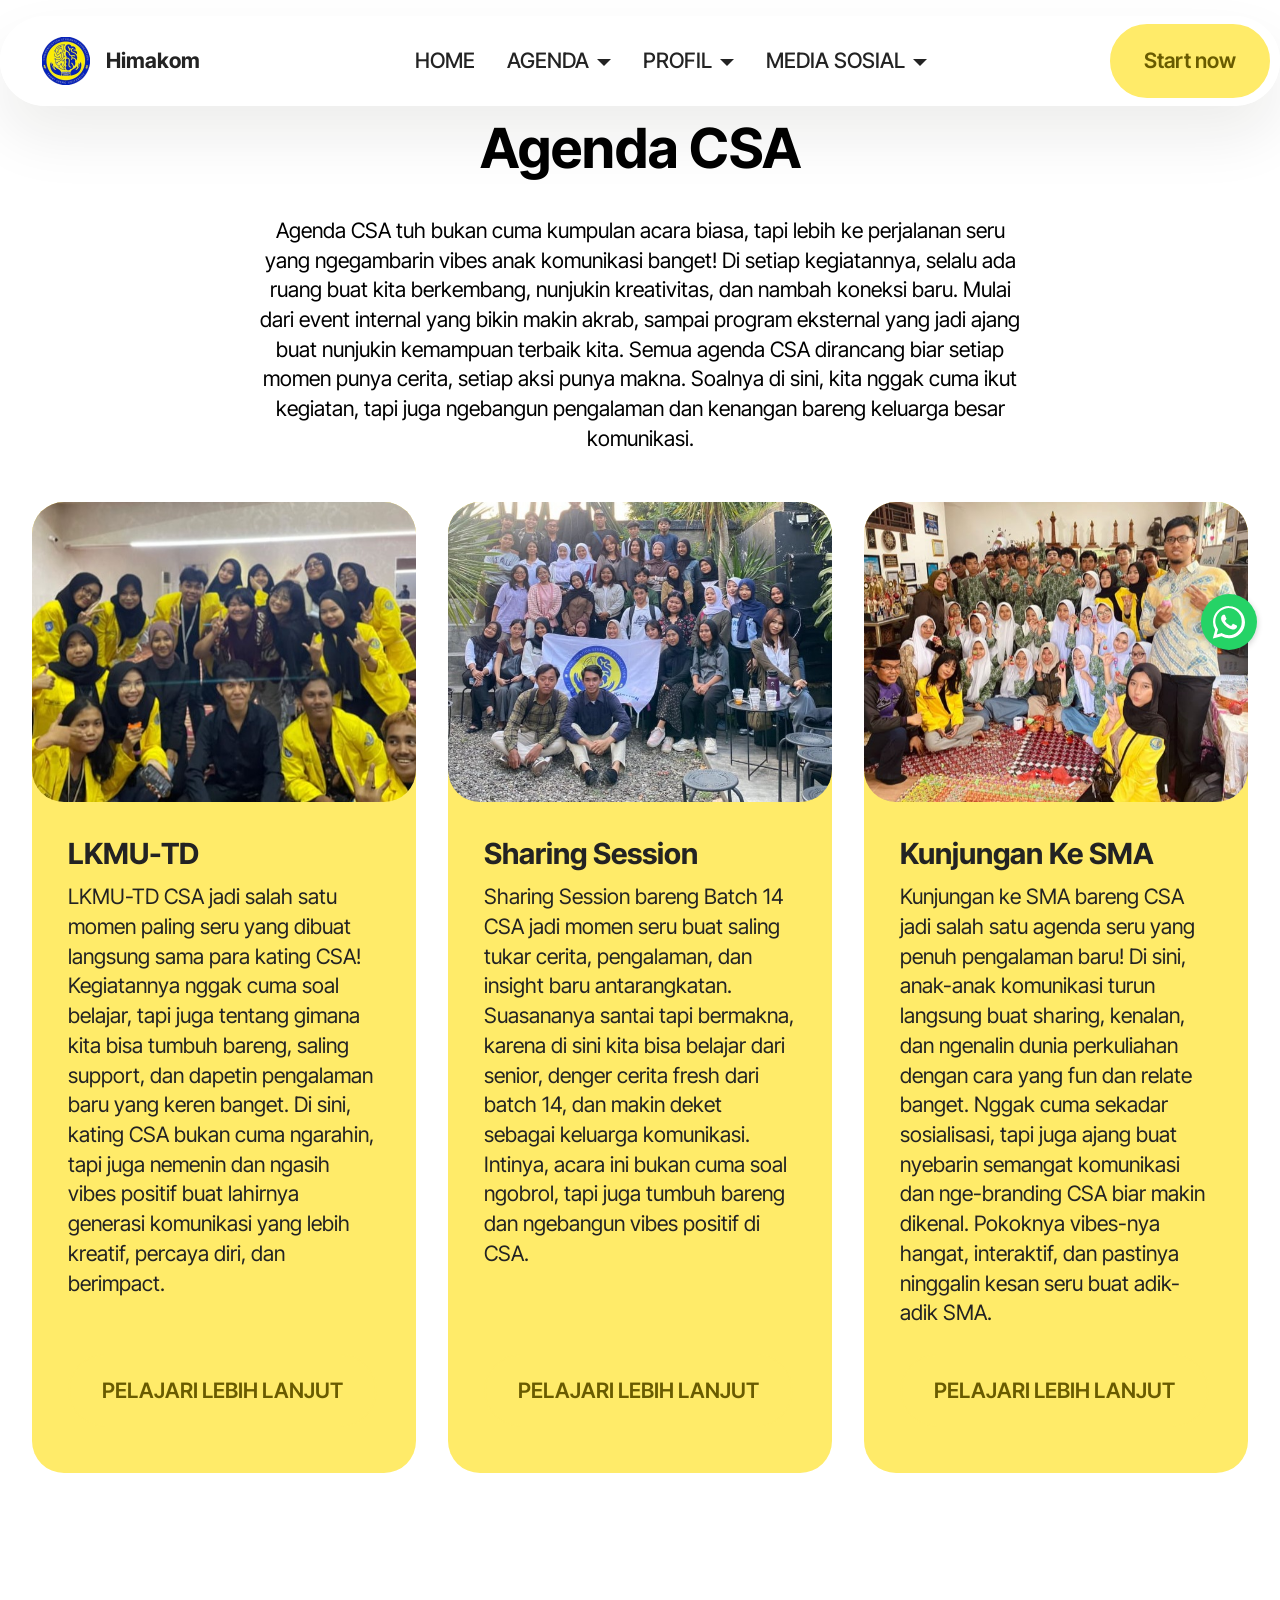
<file: page.html>
<!DOCTYPE html>
<html  >
<head>
  <!-- Site made with Mobirise Website Builder v6.1.4, https://mobirise.com -->
  <meta charset="UTF-8">
  <meta http-equiv="X-UA-Compatible" content="IE=edge">
  <meta name="generator" content="Mobirise v6.1.4, mobirise.com">
  <meta name="viewport" content="width=device-width, initial-scale=1, minimum-scale=1">
  <link rel="shortcut icon" href="assets/images/download-removebg-preview-96x96.png" type="image/x-icon">
  <meta name="description" content="">
  
  
  <title>AGENDA</title>
  <link rel="stylesheet" href="assets/web/assets/mobirise-icons2/mobirise2.css">
  <link rel="stylesheet" href="assets/bootstrap/css/bootstrap.min.css">
  <link rel="stylesheet" href="assets/animatecss/animate.css">
  <link rel="stylesheet" href="assets/dropdown/css/style.css">
  <link rel="stylesheet" href="assets/theme/css/style.css">
  <link rel="preload" href="https://fonts.googleapis.com/css?family=Inter+Tight:100,200,300,400,500,600,700,800,900,100i,200i,300i,400i,500i,600i,700i,800i,900i&display=swap" as="style" onload="this.onload=null;this.rel='stylesheet'">
  <noscript><link rel="stylesheet" href="https://fonts.googleapis.com/css?family=Inter+Tight:100,200,300,400,500,600,700,800,900,100i,200i,300i,400i,500i,600i,700i,800i,900i&display=swap"></noscript>
  <link rel="preload" as="style" href="assets/mobirise/css/mbr-additional.css?v=xCdtkB"><link rel="stylesheet" href="assets/mobirise/css/mbr-additional.css?v=xCdtkB" type="text/css">

  
  
  
</head>
<body>

<!-- Analytics -->
<!-- Google tag (gtag.js) -->
<script async src="https://www.googletagmanager.com/gtag/js?id=G-7Z48MQ5RSN"></script>
<script>
  window.dataLayer = window.dataLayer || [];
  function gtag(){dataLayer.push(arguments);}
  gtag('js', new Date());

  gtag('config', 'G-7Z48MQ5RSN');
</script>
<!-- /Analytics -->


  
  <section data-bs-version="5.1" class="menu menu2 cid-tJS6tZXiPa" once="menu" id="menu02-1r">
	

	<nav class="navbar navbar-dropdown navbar-fixed-top navbar-expand-lg">
		<div class="container">
			<div class="navbar-brand">
				<span class="navbar-logo">
					<a href="https://mobirise.com">
						<img src="assets/images/download-removebg-preview-96x96.png" alt="Mobirise Website Builder" style="height: 3rem;">
					</a>
				</span>
				<span class="navbar-caption-wrap"><a class="navbar-caption text-black text-primary display-4" href="index.html">Himakom</a></span>
			</div>
			<button class="navbar-toggler" type="button" data-toggle="collapse" data-bs-toggle="collapse" data-target="#navbarSupportedContent" data-bs-target="#navbarSupportedContent" aria-controls="navbarNavAltMarkup" aria-expanded="false" aria-label="Toggle navigation">
				<div class="hamburger">
					<span></span>
					<span></span>
					<span></span>
					<span></span>
				</div>
			</button>
			<div class="collapse navbar-collapse" id="navbarSupportedContent">
				<ul class="navbar-nav nav-dropdown" data-app-modern-menu="true"><li class="nav-item"><a class="nav-link link text-black text-primary display-4" href="page1.html">HOME</a></li><li class="nav-item dropdown">
						<a class="nav-link link text-black text-primary dropdown-toggle display-4" href="page.html" aria-expanded="false" data-toggle="dropdown-submenu" data-bs-toggle="dropdown" data-bs-auto-close="outside">AGENDA</a><div class="dropdown-menu" aria-labelledby="dropdown-629"><a class="text-black text-primary show dropdown-item display-4" href="page.html">Agenda</a><a class="text-black text-primary dropdown-item display-4" href="page2.html">MOMENT FOTO CSA</a><a class="text-black text-primary show dropdown-item display-4" href="page5.html">VIDEO</a></div>
					</li><li class="nav-item dropdown"><a class="nav-link link text-black text-primary dropdown-toggle display-4" href="page4.html" target="_blank" data-toggle="dropdown-submenu" data-bs-toggle="dropdown" data-bs-auto-close="outside" aria-expanded="false">PROFIL</a><div class="dropdown-menu" aria-labelledby="dropdown-745"><a class="text-black text-primary show dropdown-item display-4" href="page4.html" target="_blank">profil</a><a class="text-black text-primary dropdown-item display-4" href="page3.html" target="_blank">STRUKTUR</a></div></li>
					
					<li class="nav-item dropdown"><a class="nav-link link text-black text-primary dropdown-toggle display-4" href="page8.html" data-toggle="dropdown-submenu" data-bs-toggle="dropdown" data-bs-auto-close="outside" aria-expanded="false">MEDIA SOSIAL</a><div class="dropdown-menu" aria-labelledby="dropdown-162"><a class="text-black text-primary show dropdown-item display-4" href="page9.html#social04-3f">media sosial</a><a class="text-black text-primary dropdown-item display-4" href="page7.html">CONTACTS</a></div></li></ul>
				
				<div class="navbar-buttons mbr-section-btn"><a class="btn btn-primary display-4" href="page10.html"> Start now</a></div>
			</div>
		</div>
	</nav>
</section>

<section data-bs-version="5.1" class="features4 cid-v3cdDOmrNW" id="features04-24">
	
	
	<div class="container">
		<div class="row justify-content-center">
			<div class="col-12 content-head">
				<div class="mbr-section-head mb-5">
					<h4 class="mbr-section-title mbr-fonts-style align-center mb-0 display-2"><strong>Agenda CSA</strong></h4>
					<h5 class="mbr-section-subtitle mbr-fonts-style align-center mb-0 mt-4 display-7">Agenda CSA tuh bukan cuma kumpulan acara biasa, tapi lebih ke perjalanan seru yang ngegambarin vibes anak komunikasi banget! Di setiap kegiatannya, selalu ada ruang buat kita berkembang, nunjukin kreativitas, dan nambah koneksi baru. Mulai dari event internal yang bikin makin akrab, sampai program eksternal yang jadi ajang buat nunjukin kemampuan terbaik kita. Semua agenda CSA dirancang biar setiap momen punya cerita, setiap aksi punya makna. Soalnya di sini, kita nggak cuma ikut kegiatan, tapi juga ngebangun pengalaman dan kenangan bareng keluarga besar komunikasi.</h5>
					
				</div>
			</div>
		</div>
		<div class="row">
			<div class="item features-image col-12 col-md-6 col-lg-4">
				<div class="item-wrapper">
					<div class="item-img">
						<img src="assets/images/whatsapp20image202025-10-1720at2018.11.20201-702x527.jpeg" alt="Mobirise Website Builder">
					</div>
					<div class="item-content">
						<h5 class="item-title mbr-fonts-style display-5"><strong>LKMU-TD&nbsp;</strong></h5>
						
						<p class="mbr-text mbr-fonts-style display-7">
							LKMU-TD CSA jadi salah satu momen paling seru yang dibuat langsung sama para kating CSA! Kegiatannya nggak cuma soal belajar, tapi juga tentang gimana kita bisa tumbuh bareng, saling support, dan dapetin pengalaman baru yang keren banget. Di sini, kating CSA bukan cuma ngarahin, tapi juga nemenin dan ngasih vibes positif buat lahirnya generasi komunikasi yang lebih kreatif, percaya diri, dan berimpact.
						</p>
						<div class="mbr-section-btn item-footer"><a href="https://diazpermana.wordpress.com/2013/03/04/serba-serbi-kepemanduan-lkmm-td-benahi-motivasi-diri-jangan-asal-kontribusi/" class="btn item-btn btn-primary display-4">PELAJARI LEBIH LANJUT</a></div>
					</div>

				</div>
			</div>
			<div class="item features-image col-12 col-md-6 col-lg-4">
				<div class="item-wrapper">
					<div class="item-img">
						<img src="assets/images/whatsapp20image202025-10-1720at2018.11.19-702x936.jpeg" alt="Mobirise Website Builder">
					</div>
					<div class="item-content">
						<h5 class="item-title mbr-fonts-style display-5"><strong>Sharing Session</strong></h5>
						
						<p class="mbr-text mbr-fonts-style display-7">
							Sharing Session bareng Batch 14 CSA jadi momen seru buat saling tukar cerita, pengalaman, dan insight baru antarangkatan. Suasananya santai tapi bermakna, karena di sini kita bisa belajar dari senior, denger cerita fresh dari batch 14, dan makin deket sebagai keluarga komunikasi. Intinya, acara ini bukan cuma soal ngobrol, tapi juga tumbuh bareng dan ngebangun vibes positif di CSA.
						</p>
						<div class="mbr-section-btn item-footer"><a href="https://blog.rumahweb.com/sharing-session-artinya/" class="btn item-btn btn-primary display-4">PELAJARI LEBIH LANJUT</a></div>
					</div>
				</div>
			</div>
			<div class="item features-image col-12 col-md-6 col-lg-4">
				<div class="item-wrapper">
					<div class="item-img">
						<img src="assets/images/whatsapp20image202025-10-1720at2018.18.45-702x527.jpeg" alt="Mobirise Website Builder">
					</div>
					<div class="item-content">
						<h5 class="item-title mbr-fonts-style display-5"><strong>Kunjungan Ke SMA</strong></h5>
						
						<p class="mbr-text mbr-fonts-style display-7">
							Kunjungan ke SMA bareng CSA jadi salah satu agenda seru yang penuh pengalaman baru! Di sini, anak-anak komunikasi turun langsung buat sharing, kenalan, dan ngenalin dunia perkuliahan dengan cara yang fun dan relate banget. Nggak cuma sekadar sosialisasi, tapi juga ajang buat nyebarin semangat komunikasi dan nge-branding CSA biar makin dikenal. Pokoknya vibes-nya hangat, interaktif, dan pastinya ninggalin kesan seru buat adik-adik SMA.<br>
						</p>
						<div class="mbr-section-btn item-footer"><a href="https://www.sman2sidoarjo.sch.id/kunjungan-kampus-pengenalan-dunia-perkuliahan-bagi-siswa-kelas-xii/" class="btn item-btn btn-primary display-4">PELAJARI LEBIH LANJUT</a></div>
					</div>
				</div>
			</div>
		</div>
	</div>
</section>

<section data-bs-version="5.1" class="_customHTML cid-v3cooQqRX9" id="design-block-2s">


<div>
  <div class="whatsapp-wrapper">
    <a target="_blank" href="https://api.whatsapp.com/send?phone=+6285693241307&text=Hi! I would like some information." class="whatsapp-button tooltip-left" data-tooltip="Write us on WhatsApp" style="background-color: #25d366;">
      <svg xmlns="http://www.w3.org/2000/svg" viewBox="0 0 32 32" width="40" height="40" fill="#ffffff">
        <path d="M16.002 3.2c-7.046 0-12.8 5.754-12.8 12.8a12.736 12.736 0 0 0 1.734 6.448l-1.861 6.821 7.002-1.835a12.726 12.726 0 0 0 5.925 1.506c7.046 0 12.8-5.754 12.8-12.8s-5.754-12.8-12.8-12.8zm0 23.36a10.57 10.57 0 0 1-5.334-1.446l-0.382-0.228-4.158 1.092 1.109-4.03-0.248-0.394a10.562 10.562 0 1 1 19.171-5.564 10.588 10.588 0 0 1-10.158 10.57zm5.692-7.998c-0.311-0.157-1.836-0.909-2.121-1.014-0.284-0.104-0.492-0.157-0.7 0.157s-0.803 1.014-0.984 1.223c-0.18 0.209-0.361 0.236-0.673 0.079-0.311-0.157-1.314-0.485-2.503-1.545-0.924-0.825-1.548-1.845-1.728-2.156-0.18-0.311-0.019-0.48 0.135-0.634 0.139-0.138 0.311-0.36 0.466-0.54 0.157-0.18 0.209-0.31 0.312-0.519 0.104-0.209 0.052-0.393-0.026-0.55-0.078-0.157-0.7-1.686-0.959-2.318-0.252-0.605-0.508-0.524-0.7-0.534-0.182-0.009-0.391-0.009-0.6-0.009s-0.55 0.079-0.837 0.393c-0.287 0.314-1.096 1.072-1.096 2.614s1.122 3.031 1.278 3.239c0.157 0.209 2.21 3.371 5.356 4.724 0.749 0.323 1.333 0.516 1.788 0.66 0.752 0.239 1.436 0.205 1.977 0.124 0.603-0.089 1.836-0.749 2.096-1.472s0.26-1.342 0.182-1.472c-0.078-0.13-0.287-0.209-0.6-0.36z"></path>
      </svg>
    </a>
  </div>
</div>

  <div style="padding:5rem; background:#c2c2c2;" class="hidden">
    <div class="align-center">
        <svg xmlns="http://www.w3.org/2000/svg" xmlns:xlink="http://www.w3.org/1999/xlink" version="1.1" width="100" height="100" viewBox="0 0 256 256" xml:space="preserve">
  <g style="stroke: none; stroke-width: 0; stroke-dasharray: none; stroke-linecap: butt; stroke-linejoin: miter; stroke-miterlimit: 10; fill: none; fill-rule: nonzero; opacity: 1;" transform="translate(1.4065934065934016 1.4065934065934016) scale(2.81 2.81)">
  <circle cx="45" cy="45" r="45" style="stroke: none; stroke-width: 1; stroke-dasharray: none; stroke-linecap: butt; stroke-linejoin: miter; stroke-miterlimit: 10; fill: rgb(42,181,64); fill-rule: nonzero; opacity: 1;" transform="  matrix(1 0 0 1 0 0) "></circle>
  <path d="M 16.138 44.738 c -0.002 5.106 1.332 10.091 3.869 14.485 l -4.112 15.013 l 15.365 -4.029 c 4.233 2.309 8.999 3.525 13.85 3.527 h 0.012 c 15.973 0 28.976 -12.999 28.983 -28.974 c 0.003 -7.742 -3.01 -15.022 -8.481 -20.498 c -5.472 -5.476 -12.749 -8.494 -20.502 -8.497 C 29.146 15.765 16.145 28.762 16.138 44.738 M 25.288 58.466 l -0.574 -0.911 c -2.412 -3.834 -3.685 -8.266 -3.683 -12.816 c 0.005 -13.278 10.811 -24.081 24.099 -24.081 c 6.435 0.003 12.482 2.511 17.031 7.062 c 4.548 4.552 7.051 10.603 7.05 17.037 C 69.205 58.036 58.399 68.84 45.121 68.84 h -0.009 c -4.323 -0.003 -8.563 -1.163 -12.261 -3.357 l -0.88 -0.522 l -9.118 2.391 L 25.288 58.466 z M 45.122 73.734 L 45.122 73.734 L 45.122 73.734 C 45.122 73.734 45.121 73.734 45.122 73.734" style="stroke: none; stroke-width: 1; stroke-dasharray: none; stroke-linecap: butt; stroke-linejoin: miter; stroke-miterlimit: 10; fill: rgb(255,255,255); fill-rule: nonzero; opacity: 1;" transform=" matrix(1 0 0 1 0 0) " stroke-linecap="round"></path>
  <path d="M 37.878 32.624 c -0.543 -1.206 -1.113 -1.23 -1.63 -1.251 c -0.422 -0.018 -0.905 -0.017 -1.388 -0.017 c -0.483 0 -1.268 0.181 -1.931 0.906 c -0.664 0.725 -2.535 2.477 -2.535 6.039 c 0 3.563 2.595 7.006 2.957 7.49 c 0.362 0.483 5.01 8.028 12.37 10.931 c 6.118 2.412 7.362 1.933 8.69 1.812 c 1.328 -0.121 4.285 -1.751 4.888 -3.442 c 0.604 -1.691 0.604 -3.14 0.423 -3.443 c -0.181 -0.302 -0.664 -0.483 -1.388 -0.845 c -0.724 -0.362 -4.285 -2.114 -4.948 -2.356 c -0.664 -0.241 -1.147 -0.362 -1.63 0.363 c -0.483 0.724 -1.87 2.355 -2.292 2.838 c -0.422 0.484 -0.845 0.544 -1.569 0.182 c -0.724 -0.363 -3.057 -1.127 -5.824 -3.594 c -2.153 -1.92 -3.606 -4.29 -4.029 -5.015 c -0.422 -0.724 -0.045 -1.116 0.318 -1.477 c 0.325 -0.324 0.724 -0.846 1.087 -1.268 c 0.361 -0.423 0.482 -0.725 0.723 -1.208 c 0.242 -0.483 0.121 -0.906 -0.06 -1.269 C 39.929 37.637 38.522 34.056 37.878 32.624" style="stroke: none; stroke-width: 1; stroke-dasharray: none; stroke-linecap: butt; stroke-linejoin: miter; stroke-miterlimit: 10; fill: rgb(255,255,255); fill-rule: nonzero; opacity: 1;" transform=" matrix(1 0 0 1 0 0) " stroke-linecap="round"></path>
  </g>
  </svg>
      <p>
        <br><br><br><strong>Whatsapp Button</strong><br><br>
        Click the gear icon to configure.<br>this text will be removed in preview/public<br><br>
      </p>
    </div>
  </div>

</section><section class="display-7" style="padding: 0;align-items: center;justify-content: center;flex-wrap: wrap;    align-content: center;display: flex;position: relative;height: 4rem;"><a href="https://mobiri.se/4271577" style="flex: 1 1;height: 4rem;position: absolute;width: 100%;z-index: 1;"><img alt="" style="height: 4rem;" src="[data-uri]"></a><p style="margin: 0;text-align: center;" class="display-7">&#8204;</p><a style="z-index:1" href="https://mobirise.com/builder/ai-website-generator.html">AI Website Generator</a></section><script src="assets/bootstrap/js/bootstrap.bundle.min.js"></script>  <script src="assets/smoothscroll/smooth-scroll.js"></script>  <script src="assets/ytplayer/index.js"></script>  <script src="assets/dropdown/js/navbar-dropdown.js"></script>  <script src="assets/theme/js/script.js"></script>  
  
  
  <input name="animation" type="hidden">
  </body>
</html>
</file>
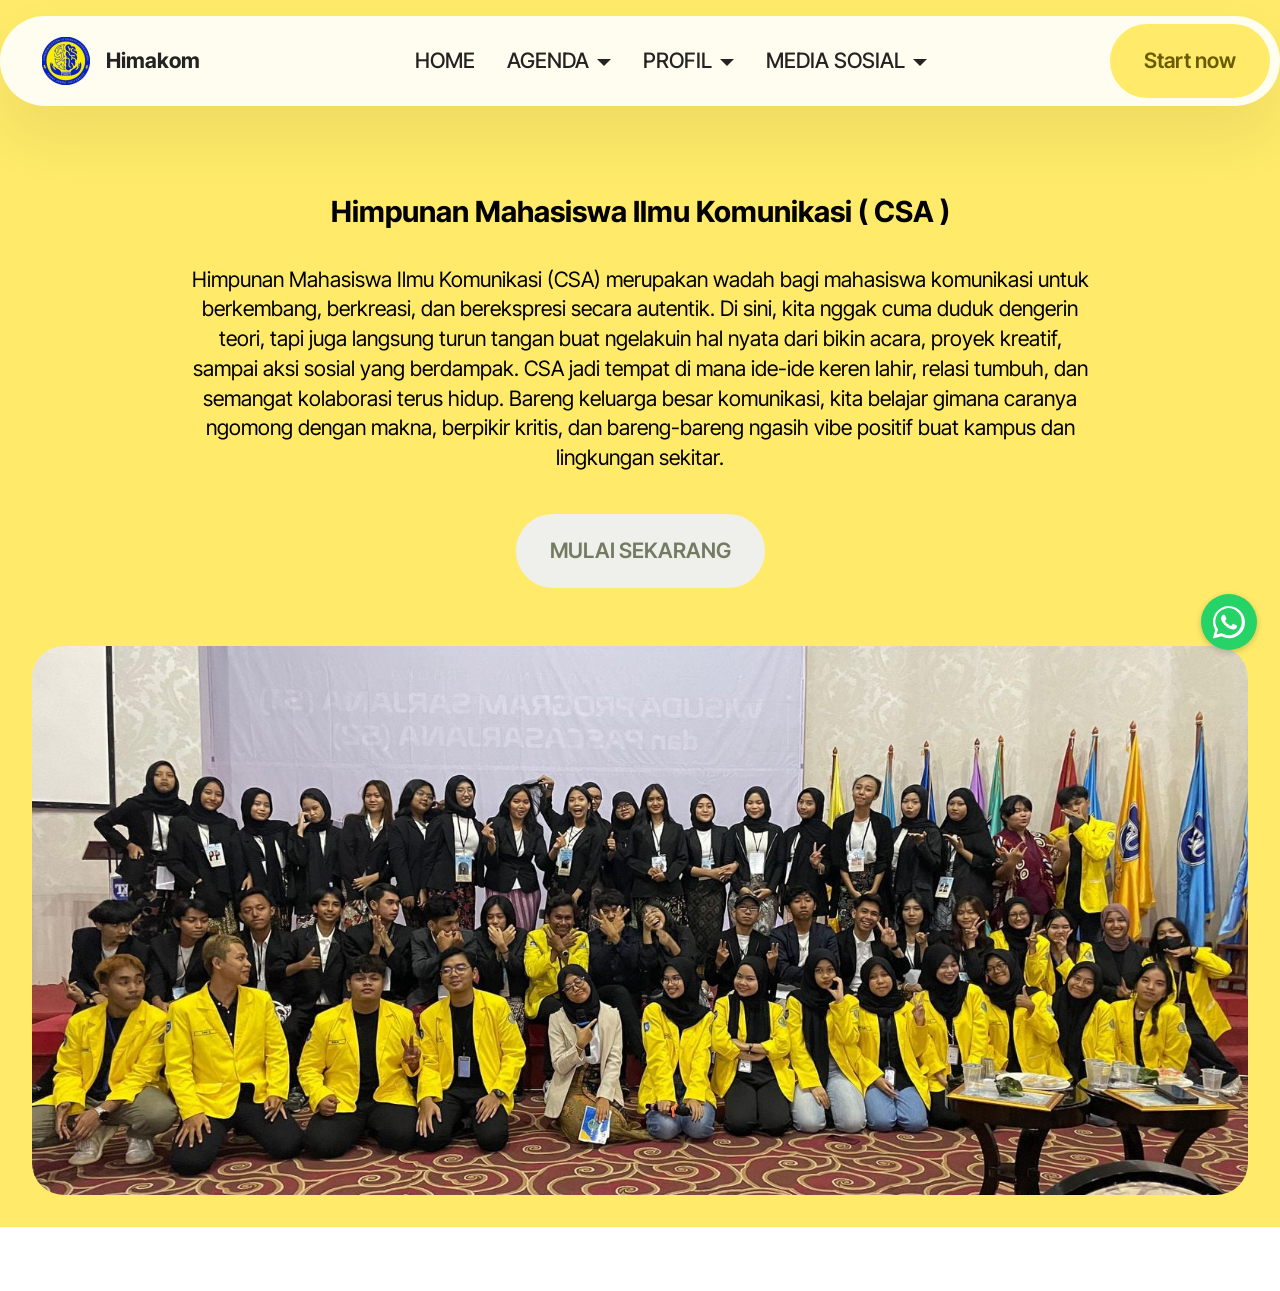
<file: page1.html>
<!DOCTYPE html>
<html  >
<head>
  <!-- Site made with Mobirise Website Builder v6.1.4, https://mobirise.com -->
  <meta charset="UTF-8">
  <meta http-equiv="X-UA-Compatible" content="IE=edge">
  <meta name="generator" content="Mobirise v6.1.4, mobirise.com">
  <meta name="viewport" content="width=device-width, initial-scale=1, minimum-scale=1">
  <link rel="shortcut icon" href="assets/images/download-removebg-preview-96x96.png" type="image/x-icon">
  <meta name="description" content="">
  
  
  <title>HOME</title>
  <link rel="stylesheet" href="assets/web/assets/mobirise-icons2/mobirise2.css">
  <link rel="stylesheet" href="assets/bootstrap/css/bootstrap.min.css">
  <link rel="stylesheet" href="assets/animatecss/animate.css">
  <link rel="stylesheet" href="assets/dropdown/css/style.css">
  <link rel="stylesheet" href="assets/theme/css/style.css">
  <link rel="preload" href="https://fonts.googleapis.com/css?family=Inter+Tight:100,200,300,400,500,600,700,800,900,100i,200i,300i,400i,500i,600i,700i,800i,900i&display=swap" as="style" onload="this.onload=null;this.rel='stylesheet'">
  <noscript><link rel="stylesheet" href="https://fonts.googleapis.com/css?family=Inter+Tight:100,200,300,400,500,600,700,800,900,100i,200i,300i,400i,500i,600i,700i,800i,900i&display=swap"></noscript>
  <link rel="preload" as="style" href="assets/mobirise/css/mbr-additional.css?v=AprMgi"><link rel="stylesheet" href="assets/mobirise/css/mbr-additional.css?v=AprMgi" type="text/css">

  
  
  
</head>
<body>

<!-- Analytics -->
<!-- Google tag (gtag.js) -->
<script async src="https://www.googletagmanager.com/gtag/js?id=G-7Z48MQ5RSN"></script>
<script>
  window.dataLayer = window.dataLayer || [];
  function gtag(){dataLayer.push(arguments);}
  gtag('js', new Date());

  gtag('config', 'G-7Z48MQ5RSN');
</script>
<!-- /Analytics -->


  
  <section data-bs-version="5.1" class="menu menu2 cid-tJS6tZXiPa" once="menu" id="menu02-2h">
	

	<nav class="navbar navbar-dropdown navbar-fixed-top navbar-expand-lg">
		<div class="container">
			<div class="navbar-brand">
				<span class="navbar-logo">
					<a href="https://mobirise.com">
						<img src="assets/images/download-removebg-preview-96x96.png" alt="Mobirise Website Builder" style="height: 3rem;">
					</a>
				</span>
				<span class="navbar-caption-wrap"><a class="navbar-caption text-black text-primary display-4" href="index.html">Himakom</a></span>
			</div>
			<button class="navbar-toggler" type="button" data-toggle="collapse" data-bs-toggle="collapse" data-target="#navbarSupportedContent" data-bs-target="#navbarSupportedContent" aria-controls="navbarNavAltMarkup" aria-expanded="false" aria-label="Toggle navigation">
				<div class="hamburger">
					<span></span>
					<span></span>
					<span></span>
					<span></span>
				</div>
			</button>
			<div class="collapse navbar-collapse" id="navbarSupportedContent">
				<ul class="navbar-nav nav-dropdown" data-app-modern-menu="true"><li class="nav-item"><a class="nav-link link text-black text-primary display-4" href="page1.html">HOME</a></li><li class="nav-item dropdown">
						<a class="nav-link link text-black text-primary dropdown-toggle display-4" href="page.html" aria-expanded="false" data-toggle="dropdown-submenu" data-bs-toggle="dropdown" data-bs-auto-close="outside">AGENDA</a><div class="dropdown-menu" aria-labelledby="dropdown-629"><a class="text-black text-primary show dropdown-item display-4" href="page.html">Agenda</a><a class="text-black text-primary dropdown-item display-4" href="page2.html">MOMENT FOTO CSA</a><a class="text-black text-primary show dropdown-item display-4" href="page5.html">VIDEO</a></div>
					</li><li class="nav-item dropdown"><a class="nav-link link text-black text-primary dropdown-toggle display-4" href="page4.html" target="_blank" data-toggle="dropdown-submenu" data-bs-toggle="dropdown" data-bs-auto-close="outside" aria-expanded="false">PROFIL</a><div class="dropdown-menu" aria-labelledby="dropdown-745"><a class="text-black text-primary show dropdown-item display-4" href="page4.html" target="_blank">profil</a><a class="text-black text-primary dropdown-item display-4" href="page3.html" target="_blank">STRUKTUR</a></div></li>
					
					<li class="nav-item dropdown"><a class="nav-link link text-black text-primary dropdown-toggle display-4" href="page8.html" data-toggle="dropdown-submenu" data-bs-toggle="dropdown" data-bs-auto-close="outside" aria-expanded="false">MEDIA SOSIAL</a><div class="dropdown-menu" aria-labelledby="dropdown-162"><a class="text-black text-primary show dropdown-item display-4" href="page9.html#social04-3f">media sosial</a><a class="text-black text-primary dropdown-item display-4" href="page7.html">CONTACTS</a></div></li></ul>
				
				<div class="navbar-buttons mbr-section-btn"><a class="btn btn-primary display-4" href="page10.html"> Start now</a></div>
			</div>
		</div>
	</nav>
</section>

<section data-bs-version="5.1" class="header5 cid-v3sT8ltRQQ" id="header05-37">
	

	
	
	<div class="topbg"></div>
	<div class="align-center container">
		<div class="row justify-content-center">
			<div class="col-md-12 col-lg-9">
				<h1 class="mbr-section-title mbr-fonts-style mb-4 display-5"><strong>Himpunan Mahasiswa Ilmu Komunikasi ( CSA )</strong></h1>
				<p class="mbr-text mbr-fonts-style mb-4 display-7">Himpunan Mahasiswa Ilmu Komunikasi (CSA) merupakan wadah bagi mahasiswa komunikasi untuk berkembang, berkreasi, dan berekspresi secara autentik. Di sini, kita nggak cuma duduk dengerin teori, tapi juga langsung turun tangan buat ngelakuin hal nyata dari bikin acara, proyek kreatif, sampai aksi sosial yang berdampak. CSA jadi tempat di mana ide-ide keren lahir, relasi tumbuh, dan semangat kolaborasi terus hidup. Bareng keluarga besar komunikasi, kita belajar gimana caranya ngomong dengan makna, berpikir kritis, dan bareng-bareng ngasih vibe positif buat kampus dan lingkungan sekitar.</p>
				<div class="mbr-section-btn mt-3"><a class="btn btn-white display-4" href="index.html#form02-6">MULAI SEKARANG</a></div>
			</div>
		</div>
		<div class="row mt-5 justify-content-center">
			<div class="col-12 col-lg-12">
				<img src="assets/images/whatsapp20image202025-10-1720at2017.52.34-1600x1200.jpeg" alt="Mobirise Website Builder" title="">
			</div>
		</div>
	</div>
</section>

<section data-bs-version="5.1" class="_customHTML cid-v3sT9nuyPK" id="design-block-38">


<div>
  <div class="whatsapp-wrapper">
    <a target="_blank" href="https://api.whatsapp.com/send?phone=+6285693241307&text=Hi! I would like some information." class="whatsapp-button tooltip-left" data-tooltip="Write us on WhatsApp" style="background-color: #25d366;">
      <svg xmlns="http://www.w3.org/2000/svg" viewBox="0 0 32 32" width="40" height="40" fill="#ffffff">
        <path d="M16.002 3.2c-7.046 0-12.8 5.754-12.8 12.8a12.736 12.736 0 0 0 1.734 6.448l-1.861 6.821 7.002-1.835a12.726 12.726 0 0 0 5.925 1.506c7.046 0 12.8-5.754 12.8-12.8s-5.754-12.8-12.8-12.8zm0 23.36a10.57 10.57 0 0 1-5.334-1.446l-0.382-0.228-4.158 1.092 1.109-4.03-0.248-0.394a10.562 10.562 0 1 1 19.171-5.564 10.588 10.588 0 0 1-10.158 10.57zm5.692-7.998c-0.311-0.157-1.836-0.909-2.121-1.014-0.284-0.104-0.492-0.157-0.7 0.157s-0.803 1.014-0.984 1.223c-0.18 0.209-0.361 0.236-0.673 0.079-0.311-0.157-1.314-0.485-2.503-1.545-0.924-0.825-1.548-1.845-1.728-2.156-0.18-0.311-0.019-0.48 0.135-0.634 0.139-0.138 0.311-0.36 0.466-0.54 0.157-0.18 0.209-0.31 0.312-0.519 0.104-0.209 0.052-0.393-0.026-0.55-0.078-0.157-0.7-1.686-0.959-2.318-0.252-0.605-0.508-0.524-0.7-0.534-0.182-0.009-0.391-0.009-0.6-0.009s-0.55 0.079-0.837 0.393c-0.287 0.314-1.096 1.072-1.096 2.614s1.122 3.031 1.278 3.239c0.157 0.209 2.21 3.371 5.356 4.724 0.749 0.323 1.333 0.516 1.788 0.66 0.752 0.239 1.436 0.205 1.977 0.124 0.603-0.089 1.836-0.749 2.096-1.472s0.26-1.342 0.182-1.472c-0.078-0.13-0.287-0.209-0.6-0.36z"></path>
      </svg>
    </a>
  </div>
</div>

  <div style="padding:5rem; background:#c2c2c2;" class="hidden">
    <div class="align-center">
        <svg xmlns="http://www.w3.org/2000/svg" xmlns:xlink="http://www.w3.org/1999/xlink" version="1.1" width="100" height="100" viewBox="0 0 256 256" xml:space="preserve">
  <g style="stroke: none; stroke-width: 0; stroke-dasharray: none; stroke-linecap: butt; stroke-linejoin: miter; stroke-miterlimit: 10; fill: none; fill-rule: nonzero; opacity: 1;" transform="translate(1.4065934065934016 1.4065934065934016) scale(2.81 2.81)">
  <circle cx="45" cy="45" r="45" style="stroke: none; stroke-width: 1; stroke-dasharray: none; stroke-linecap: butt; stroke-linejoin: miter; stroke-miterlimit: 10; fill: rgb(42,181,64); fill-rule: nonzero; opacity: 1;" transform="  matrix(1 0 0 1 0 0) "></circle>
  <path d="M 16.138 44.738 c -0.002 5.106 1.332 10.091 3.869 14.485 l -4.112 15.013 l 15.365 -4.029 c 4.233 2.309 8.999 3.525 13.85 3.527 h 0.012 c 15.973 0 28.976 -12.999 28.983 -28.974 c 0.003 -7.742 -3.01 -15.022 -8.481 -20.498 c -5.472 -5.476 -12.749 -8.494 -20.502 -8.497 C 29.146 15.765 16.145 28.762 16.138 44.738 M 25.288 58.466 l -0.574 -0.911 c -2.412 -3.834 -3.685 -8.266 -3.683 -12.816 c 0.005 -13.278 10.811 -24.081 24.099 -24.081 c 6.435 0.003 12.482 2.511 17.031 7.062 c 4.548 4.552 7.051 10.603 7.05 17.037 C 69.205 58.036 58.399 68.84 45.121 68.84 h -0.009 c -4.323 -0.003 -8.563 -1.163 -12.261 -3.357 l -0.88 -0.522 l -9.118 2.391 L 25.288 58.466 z M 45.122 73.734 L 45.122 73.734 L 45.122 73.734 C 45.122 73.734 45.121 73.734 45.122 73.734" style="stroke: none; stroke-width: 1; stroke-dasharray: none; stroke-linecap: butt; stroke-linejoin: miter; stroke-miterlimit: 10; fill: rgb(255,255,255); fill-rule: nonzero; opacity: 1;" transform=" matrix(1 0 0 1 0 0) " stroke-linecap="round"></path>
  <path d="M 37.878 32.624 c -0.543 -1.206 -1.113 -1.23 -1.63 -1.251 c -0.422 -0.018 -0.905 -0.017 -1.388 -0.017 c -0.483 0 -1.268 0.181 -1.931 0.906 c -0.664 0.725 -2.535 2.477 -2.535 6.039 c 0 3.563 2.595 7.006 2.957 7.49 c 0.362 0.483 5.01 8.028 12.37 10.931 c 6.118 2.412 7.362 1.933 8.69 1.812 c 1.328 -0.121 4.285 -1.751 4.888 -3.442 c 0.604 -1.691 0.604 -3.14 0.423 -3.443 c -0.181 -0.302 -0.664 -0.483 -1.388 -0.845 c -0.724 -0.362 -4.285 -2.114 -4.948 -2.356 c -0.664 -0.241 -1.147 -0.362 -1.63 0.363 c -0.483 0.724 -1.87 2.355 -2.292 2.838 c -0.422 0.484 -0.845 0.544 -1.569 0.182 c -0.724 -0.363 -3.057 -1.127 -5.824 -3.594 c -2.153 -1.92 -3.606 -4.29 -4.029 -5.015 c -0.422 -0.724 -0.045 -1.116 0.318 -1.477 c 0.325 -0.324 0.724 -0.846 1.087 -1.268 c 0.361 -0.423 0.482 -0.725 0.723 -1.208 c 0.242 -0.483 0.121 -0.906 -0.06 -1.269 C 39.929 37.637 38.522 34.056 37.878 32.624" style="stroke: none; stroke-width: 1; stroke-dasharray: none; stroke-linecap: butt; stroke-linejoin: miter; stroke-miterlimit: 10; fill: rgb(255,255,255); fill-rule: nonzero; opacity: 1;" transform=" matrix(1 0 0 1 0 0) " stroke-linecap="round"></path>
  </g>
  </svg>
      <p>
        <br><br><br><strong>Whatsapp Button</strong><br><br>
        Click the gear icon to configure.<br>this text will be removed in preview/public<br><br>
      </p>
    </div>
  </div>

</section><section class="display-7" style="padding: 0;align-items: center;justify-content: center;flex-wrap: wrap;    align-content: center;display: flex;position: relative;height: 4rem;"><a href="https://mobiri.se/4271577" style="flex: 1 1;height: 4rem;position: absolute;width: 100%;z-index: 1;"><img alt="" style="height: 4rem;" src="[data-uri]"></a><p style="margin: 0;text-align: center;" class="display-7">&#8204;</p><a style="z-index:1" href="https://mobirise.com/builder/ai-website-builder.html">Free AI Website Software</a></section><script src="assets/bootstrap/js/bootstrap.bundle.min.js"></script>  <script src="assets/smoothscroll/smooth-scroll.js"></script>  <script src="assets/ytplayer/index.js"></script>  <script src="assets/dropdown/js/navbar-dropdown.js"></script>  <script src="assets/theme/js/script.js"></script>  
  
  
  <input name="animation" type="hidden">
  </body>
</html>
</file>
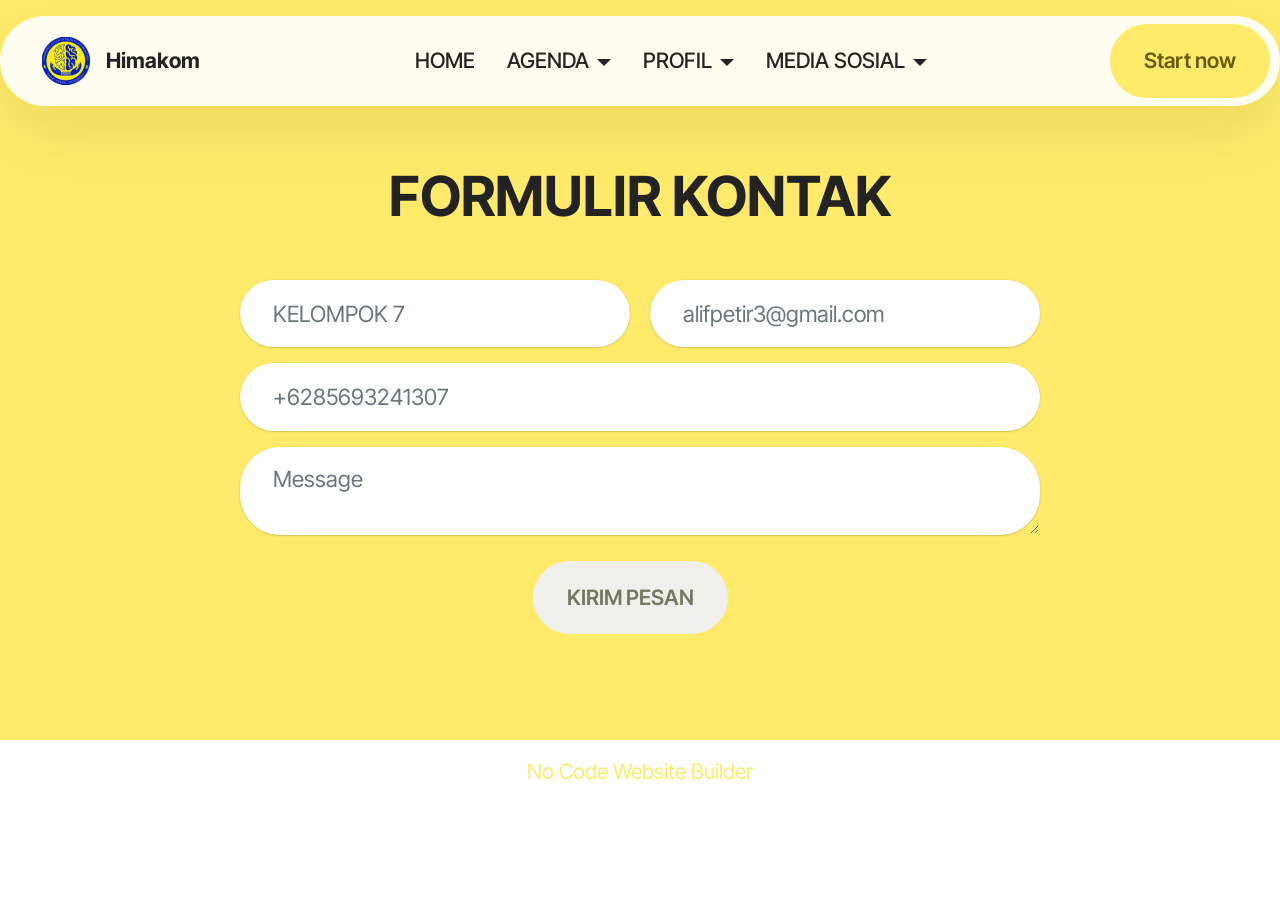
<file: page10.html>
<!DOCTYPE html>
<html  >
<head>
  <!-- Site made with Mobirise Website Builder v6.1.4, https://mobirise.com -->
  <meta charset="UTF-8">
  <meta http-equiv="X-UA-Compatible" content="IE=edge">
  <meta name="generator" content="Mobirise v6.1.4, mobirise.com">
  <meta name="viewport" content="width=device-width, initial-scale=1, minimum-scale=1">
  <link rel="shortcut icon" href="assets/images/download-removebg-preview-96x96.png" type="image/x-icon">
  <meta name="description" content="">
  
  
  <title>STAR NOW</title>
  <link rel="stylesheet" href="assets/web/assets/mobirise-icons2/mobirise2.css">
  <link rel="stylesheet" href="assets/bootstrap/css/bootstrap.min.css">
  <link rel="stylesheet" href="assets/animatecss/animate.css">
  <link rel="stylesheet" href="assets/dropdown/css/style.css">
  <link rel="stylesheet" href="assets/theme/css/style.css">
  <link rel="preload" href="https://fonts.googleapis.com/css?family=Inter+Tight:100,200,300,400,500,600,700,800,900,100i,200i,300i,400i,500i,600i,700i,800i,900i&display=swap" as="style" onload="this.onload=null;this.rel='stylesheet'">
  <noscript><link rel="stylesheet" href="https://fonts.googleapis.com/css?family=Inter+Tight:100,200,300,400,500,600,700,800,900,100i,200i,300i,400i,500i,600i,700i,800i,900i&display=swap"></noscript>
  <link rel="preload" as="style" href="assets/mobirise/css/mbr-additional.css?v=QViGAl"><link rel="stylesheet" href="assets/mobirise/css/mbr-additional.css?v=QViGAl" type="text/css">

  
  
  
</head>
<body>

<!-- Analytics -->
<!-- Google tag (gtag.js) -->
<script async src="https://www.googletagmanager.com/gtag/js?id=G-7Z48MQ5RSN"></script>
<script>
  window.dataLayer = window.dataLayer || [];
  function gtag(){dataLayer.push(arguments);}
  gtag('js', new Date());

  gtag('config', 'G-7Z48MQ5RSN');
</script>
<!-- /Analytics -->


  
  <section data-bs-version="5.1" class="menu menu2 cid-tJS6tZXiPa" once="menu" id="menu02-33">
	

	<nav class="navbar navbar-dropdown navbar-fixed-top navbar-expand-lg">
		<div class="container">
			<div class="navbar-brand">
				<span class="navbar-logo">
					<a href="https://mobirise.com">
						<img src="assets/images/download-removebg-preview-96x96.png" alt="Mobirise Website Builder" style="height: 3rem;">
					</a>
				</span>
				<span class="navbar-caption-wrap"><a class="navbar-caption text-black text-primary display-4" href="index.html">Himakom</a></span>
			</div>
			<button class="navbar-toggler" type="button" data-toggle="collapse" data-bs-toggle="collapse" data-target="#navbarSupportedContent" data-bs-target="#navbarSupportedContent" aria-controls="navbarNavAltMarkup" aria-expanded="false" aria-label="Toggle navigation">
				<div class="hamburger">
					<span></span>
					<span></span>
					<span></span>
					<span></span>
				</div>
			</button>
			<div class="collapse navbar-collapse" id="navbarSupportedContent">
				<ul class="navbar-nav nav-dropdown" data-app-modern-menu="true"><li class="nav-item"><a class="nav-link link text-black text-primary display-4" href="page1.html">HOME</a></li><li class="nav-item dropdown">
						<a class="nav-link link text-black text-primary dropdown-toggle display-4" href="page.html" aria-expanded="false" data-toggle="dropdown-submenu" data-bs-toggle="dropdown" data-bs-auto-close="outside">AGENDA</a><div class="dropdown-menu" aria-labelledby="dropdown-629"><a class="text-black text-primary show dropdown-item display-4" href="page.html">Agenda</a><a class="text-black text-primary dropdown-item display-4" href="page2.html">MOMENT FOTO CSA</a><a class="text-black text-primary show dropdown-item display-4" href="page5.html">VIDEO</a></div>
					</li><li class="nav-item dropdown"><a class="nav-link link text-black text-primary dropdown-toggle display-4" href="page4.html" target="_blank" data-toggle="dropdown-submenu" data-bs-toggle="dropdown" data-bs-auto-close="outside" aria-expanded="false">PROFIL</a><div class="dropdown-menu" aria-labelledby="dropdown-745"><a class="text-black text-primary show dropdown-item display-4" href="page4.html" target="_blank">profil</a><a class="text-black text-primary dropdown-item display-4" href="page3.html" target="_blank">STRUKTUR</a></div></li>
					
					<li class="nav-item dropdown"><a class="nav-link link text-black text-primary dropdown-toggle display-4" href="page8.html" data-toggle="dropdown-submenu" data-bs-toggle="dropdown" data-bs-auto-close="outside" aria-expanded="false">MEDIA SOSIAL</a><div class="dropdown-menu" aria-labelledby="dropdown-162"><a class="text-black text-primary show dropdown-item display-4" href="page9.html#social04-3f">media sosial</a><a class="text-black text-primary dropdown-item display-4" href="page7.html">CONTACTS</a></div></li></ul>
				
				<div class="navbar-buttons mbr-section-btn"><a class="btn btn-primary display-4" href="page10.html"> Start now</a></div>
			</div>
		</div>
	</nav>
</section>

<section data-bs-version="5.1" class="form5 cid-v3sREnAAKn" id="form02-35">
    
    
    <div class="container">
        <div class="mbr-section-head mb-5">
            <h3 class="mbr-section-title mbr-fonts-style align-center mb-0 display-2"><strong>FORMULIR KONTAK</strong></h3>
            
        </div>
        <div class="row justify-content-center mt-4">
            <div class="col-lg-8 mx-auto mbr-form" data-form-type="formoid">
                <form action="https://mobirise.eu/" method="POST" class="mbr-form form-with-styler" data-form-title="Form Name"><input type="hidden" name="email" data-form-email="true" value="PfiF0aHbLjQyYheVL1C9tVa6RoPeDaerESuyLxGj5+0GQ9NjtgJ/XvR874P93d7hWiIkwWYxFbfgYwmFgK6ceLny2evS55bwN1CmKlN0CobmOGAMi7XYx9EE10083Orj">
                    <div class="row">
                        <div hidden="hidden" data-form-alert="" class="alert alert-success col-12">Thanks for filling out the form!</div>
                        <div hidden="hidden" data-form-alert-danger="" class="alert alert-danger col-12">
                            Oops...! some problem!
                        </div>
                    </div>
                    <div class="dragArea row">
                        <div class="col-md col-sm-12 form-group mb-3" data-for="name">
                            <input type="text" name="name" placeholder="KELOMPOK 7" data-form-field="name" class="form-control" value="" id="name-form02-35">
                        </div>
                        <div class="col-md col-sm-12 form-group mb-3" data-for="email">
                            <input type="email" name="email" placeholder="alifpetir3@gmail.com" data-form-field="email" class="form-control" value="" id="email-form02-35">
                        </div>
                        <div class="col-12 form-group mb-3" data-for="phone">
                            <input type="tel" name="phone" placeholder="+6285693241307" data-form-field="phone" class="form-control" value="" id="phone-form02-35">
                        </div>
                        <div class="col-12 form-group mb-3" data-for="textarea">
                            <textarea name="textarea" placeholder="Message" data-form-field="textarea" class="form-control" id="textarea-form02-35"></textarea>
                        </div>
                        <div class="col-lg-12 col-md-12 col-sm-12 align-center mbr-section-btn"><button type="submit" class="btn btn-white display-7">KIRIM PESAN</button></div>
                    </div>
                </form>
            </div>
        </div>
    </div>
</section><section class="display-7" style="padding: 0;align-items: center;justify-content: center;flex-wrap: wrap;    align-content: center;display: flex;position: relative;height: 4rem;"><a href="https://mobiri.se/4271577" style="flex: 1 1;height: 4rem;position: absolute;width: 100%;z-index: 1;"><img alt="" style="height: 4rem;" src="[data-uri]"></a><p style="margin: 0;text-align: center;" class="display-7">&#8204;</p><a style="z-index:1" href="https://mobirise.com/builder/no-code-website-builder.html">No Code Website Builder</a></section><script src="assets/bootstrap/js/bootstrap.bundle.min.js"></script>  <script src="assets/smoothscroll/smooth-scroll.js"></script>  <script src="assets/ytplayer/index.js"></script>  <script src="assets/dropdown/js/navbar-dropdown.js"></script>  <script src="assets/theme/js/script.js"></script>  <script src="assets/formoid/formoid.min.js"></script>  
  
  
  <input name="animation" type="hidden">
  </body>
</html>
</file>
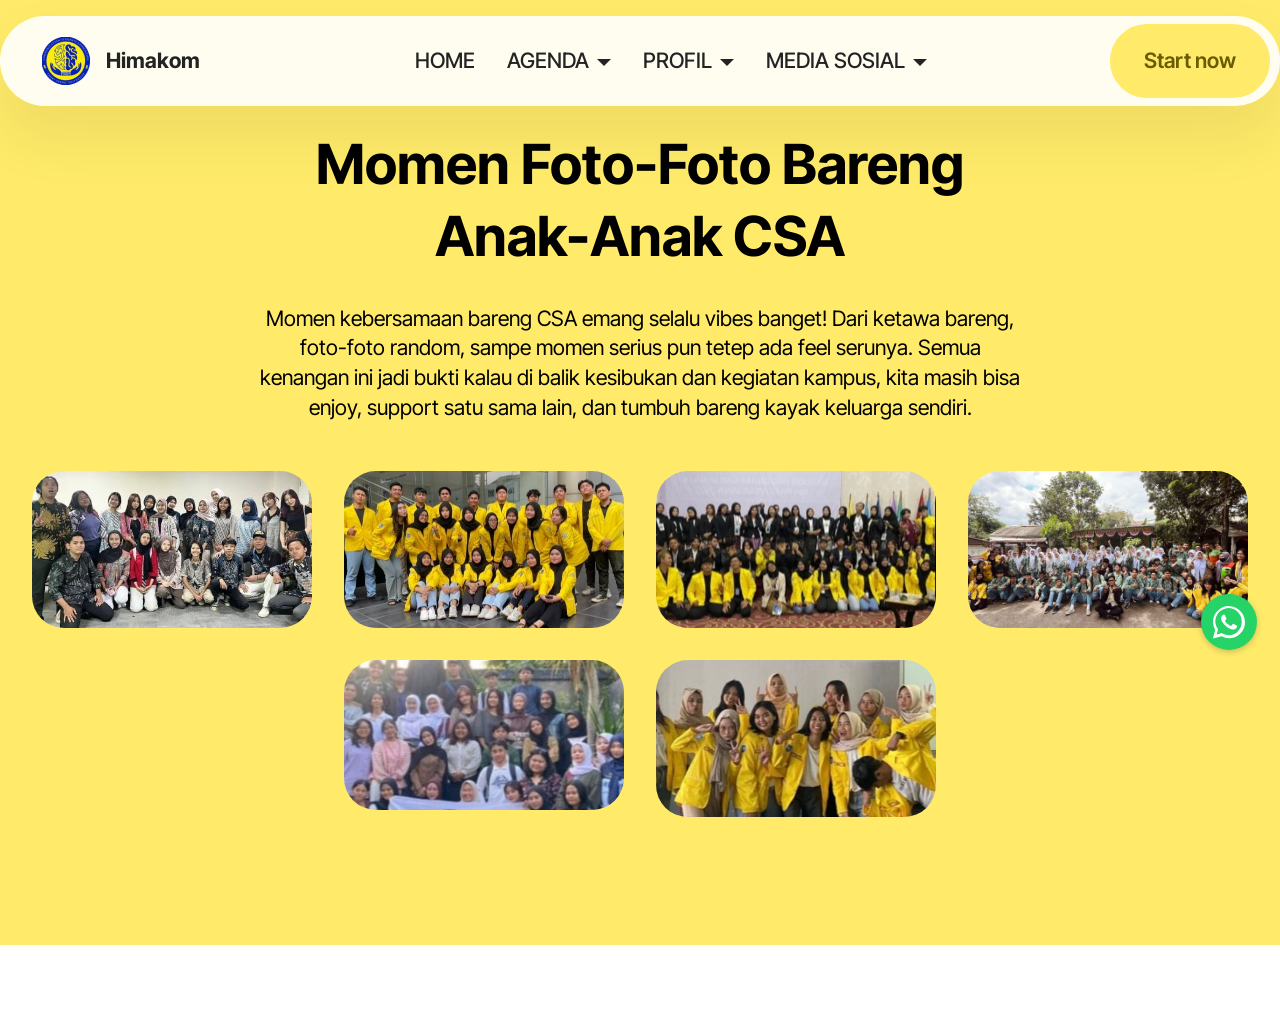
<file: page2.html>
<!DOCTYPE html>
<html  >
<head>
  <!-- Site made with Mobirise Website Builder v6.1.4, https://mobirise.com -->
  <meta charset="UTF-8">
  <meta http-equiv="X-UA-Compatible" content="IE=edge">
  <meta name="generator" content="Mobirise v6.1.4, mobirise.com">
  <meta name="viewport" content="width=device-width, initial-scale=1, minimum-scale=1">
  <link rel="shortcut icon" href="assets/images/download-removebg-preview-96x96.png" type="image/x-icon">
  <meta name="description" content="">
  
  
  <title>MOMENT FOTO CSA</title>
  <link rel="stylesheet" href="assets/web/assets/mobirise-icons2/mobirise2.css">
  <link rel="stylesheet" href="assets/bootstrap/css/bootstrap.min.css">
  <link rel="stylesheet" href="assets/animatecss/animate.css">
  <link rel="stylesheet" href="assets/dropdown/css/style.css">
  <link rel="stylesheet" href="assets/theme/css/style.css">
  <link rel="stylesheet" href="assets/gallery/style.css">
  <link rel="preload" href="https://fonts.googleapis.com/css?family=Inter+Tight:100,200,300,400,500,600,700,800,900,100i,200i,300i,400i,500i,600i,700i,800i,900i&display=swap" as="style" onload="this.onload=null;this.rel='stylesheet'">
  <noscript><link rel="stylesheet" href="https://fonts.googleapis.com/css?family=Inter+Tight:100,200,300,400,500,600,700,800,900,100i,200i,300i,400i,500i,600i,700i,800i,900i&display=swap"></noscript>
  <link rel="preload" as="style" href="assets/mobirise/css/mbr-additional.css?v=kReYJw"><link rel="stylesheet" href="assets/mobirise/css/mbr-additional.css?v=kReYJw" type="text/css">

  
  
  
</head>
<body>

<!-- Analytics -->
<!-- Google tag (gtag.js) -->
<script async src="https://www.googletagmanager.com/gtag/js?id=G-7Z48MQ5RSN"></script>
<script>
  window.dataLayer = window.dataLayer || [];
  function gtag(){dataLayer.push(arguments);}
  gtag('js', new Date());

  gtag('config', 'G-7Z48MQ5RSN');
</script>
<!-- /Analytics -->


  
  <section data-bs-version="5.1" class="menu menu2 cid-tJS6tZXiPa" once="menu" id="menu02-1i">
	

	<nav class="navbar navbar-dropdown navbar-fixed-top navbar-expand-lg">
		<div class="container">
			<div class="navbar-brand">
				<span class="navbar-logo">
					<a href="https://mobirise.com">
						<img src="assets/images/download-removebg-preview-96x96.png" alt="Mobirise Website Builder" style="height: 3rem;">
					</a>
				</span>
				<span class="navbar-caption-wrap"><a class="navbar-caption text-black text-primary display-4" href="index.html">Himakom</a></span>
			</div>
			<button class="navbar-toggler" type="button" data-toggle="collapse" data-bs-toggle="collapse" data-target="#navbarSupportedContent" data-bs-target="#navbarSupportedContent" aria-controls="navbarNavAltMarkup" aria-expanded="false" aria-label="Toggle navigation">
				<div class="hamburger">
					<span></span>
					<span></span>
					<span></span>
					<span></span>
				</div>
			</button>
			<div class="collapse navbar-collapse" id="navbarSupportedContent">
				<ul class="navbar-nav nav-dropdown" data-app-modern-menu="true"><li class="nav-item"><a class="nav-link link text-black text-primary display-4" href="page1.html">HOME</a></li><li class="nav-item dropdown">
						<a class="nav-link link text-black text-primary dropdown-toggle display-4" href="page.html" aria-expanded="false" data-toggle="dropdown-submenu" data-bs-toggle="dropdown" data-bs-auto-close="outside">AGENDA</a><div class="dropdown-menu" aria-labelledby="dropdown-629"><a class="text-black text-primary show dropdown-item display-4" href="page.html">Agenda</a><a class="text-black text-primary dropdown-item display-4" href="page2.html">MOMENT FOTO CSA</a><a class="text-black text-primary show dropdown-item display-4" href="page5.html">VIDEO</a></div>
					</li><li class="nav-item dropdown"><a class="nav-link link text-black text-primary dropdown-toggle display-4" href="page4.html" target="_blank" data-toggle="dropdown-submenu" data-bs-toggle="dropdown" data-bs-auto-close="outside" aria-expanded="false">PROFIL</a><div class="dropdown-menu" aria-labelledby="dropdown-745"><a class="text-black text-primary show dropdown-item display-4" href="page4.html" target="_blank">profil</a><a class="text-black text-primary dropdown-item display-4" href="page3.html" target="_blank">STRUKTUR</a></div></li>
					
					<li class="nav-item dropdown"><a class="nav-link link text-black text-primary dropdown-toggle display-4" href="page8.html" data-toggle="dropdown-submenu" data-bs-toggle="dropdown" data-bs-auto-close="outside" aria-expanded="false">MEDIA SOSIAL</a><div class="dropdown-menu" aria-labelledby="dropdown-162"><a class="text-black text-primary show dropdown-item display-4" href="page9.html#social04-3f">media sosial</a><a class="text-black text-primary dropdown-item display-4" href="page7.html">CONTACTS</a></div></li></ul>
				
				<div class="navbar-buttons mbr-section-btn"><a class="btn btn-primary display-4" href="page10.html"> Start now</a></div>
			</div>
		</div>
	</nav>
</section>

<section data-bs-version="5.1" class="gallery1 mbr-gallery cid-v3cfeTxQcn" id="gallery02-27">
    

    
    

    <div class="container-fluid">
        <div class="row justify-content-center">
            <div class="col-12 content-head">
                <div class="mbr-section-head mb-5">
                    <h3 class="mbr-section-title mbr-fonts-style align-center m-0 display-2"><strong>Momen Foto-Foto Bareng Anak-Anak CSA</strong></h3>
                    <h4 class="mbr-section-subtitle mbr-fonts-style align-center mb-0 mt-4 display-7">Momen kebersamaan bareng CSA emang selalu vibes banget! Dari ketawa bareng, foto-foto random, sampe momen serius pun tetep ada feel serunya. Semua kenangan ini jadi bukti kalau di balik kesibukan dan kegiatan kampus, kita masih bisa enjoy, support satu sama lain, dan tumbuh bareng kayak keluarga sendiri.</h4>
                </div>
            </div>
        </div>
        <div class="row mbr-gallery mbr-masonry" data-masonry="{&quot;percentPosition&quot;: true }">
            <div class="col-12 col-md-6 col-lg-3 item gallery-image active">
                <div class="item-wrapper" data-toggle="modal" data-bs-toggle="modal" data-target="#v8ytBkW0qM-modal" data-bs-target="#v8ytBkW0qM-modal">
                    <img class="w-100" src="assets/images/whatsapp20image202025-10-1720at2018.16.46-510x296.jpeg" alt="Mobirise Website Builder" data-slide-to="0" data-bs-slide-to="0" data-target="#lb-v8ytBkW0qM" data-bs-target="#lb-v8ytBkW0qM">
                    <div class="icon-wrapper">
                        <span class="mobi-mbri mobi-mbri-search mbr-iconfont mbr-iconfont-btn"></span>
                    </div>
                </div>
                
            </div><div class="col-12 col-md-6 col-lg-3 item gallery-image">
                <div class="item-wrapper" data-toggle="modal" data-bs-toggle="modal" data-target="#v8ytBkW0qM-modal" data-bs-target="#v8ytBkW0qM-modal">
                    <img class="w-100" src="assets/images/whatsapp20image202025-10-1720at2019.10.43-510x383.jpeg" alt="Mobirise Website Builder" data-slide-to="1" data-bs-slide-to="1" data-target="#lb-v8ytBkW0qM" data-bs-target="#lb-v8ytBkW0qM">
                    <div class="icon-wrapper">
                        <span class="mobi-mbri mobi-mbri-search mbr-iconfont mbr-iconfont-btn"></span>
                    </div>
                </div>
                
            </div>
            
            
            <div class="col-12 col-md-6 col-lg-3 item gallery-image">
                <div class="item-wrapper" data-toggle="modal" data-bs-toggle="modal" data-target="#v8ytBkW0qM-modal" data-bs-target="#v8ytBkW0qM-modal">
                    <img class="w-100" src="assets/images/whatsapp20image202025-10-1720at2017.52.34-510x383.jpeg" alt="Mobirise Website Builder" data-slide-to="2" data-bs-slide-to="2" data-target="#lb-v8ytBkW0qM" data-bs-target="#lb-v8ytBkW0qM">
                    <div class="icon-wrapper">
                        <span class="mobi-mbri mobi-mbri-search mbr-iconfont mbr-iconfont-btn"></span>
                    </div>
                </div>
                
            </div><div class="col-12 col-md-6 col-lg-3 item gallery-image">
                <div class="item-wrapper" data-toggle="modal" data-bs-toggle="modal" data-target="#v8ytBkW0qM-modal" data-bs-target="#v8ytBkW0qM-modal">
                    <img class="w-100" src="assets/images/whatsapp20image202025-10-1720at2018.11.20-1600x900.jpeg" alt="Mobirise Website Builder" data-slide-to="3" data-bs-slide-to="3" data-target="#lb-v8ytBkW0qM" data-bs-target="#lb-v8ytBkW0qM">
                    <div class="icon-wrapper">
                        <span class="mobi-mbri mobi-mbri-search mbr-iconfont mbr-iconfont-btn"></span>
                    </div>
                </div>
                
            </div>
            <div class="col-12 col-md-6 col-lg-3 item gallery-image">
                <div class="item-wrapper" data-toggle="modal" data-bs-toggle="modal" data-target="#v8ytBkW0qM-modal" data-bs-target="#v8ytBkW0qM-modal">
                    <img class="w-100" src="assets/images/whatsapp20image202025-10-1720at2018.11.19-510x680.jpeg" alt="Mobirise Website Builder" data-slide-to="4" data-bs-slide-to="4" data-target="#lb-v8ytBkW0qM" data-bs-target="#lb-v8ytBkW0qM">
                    <div class="icon-wrapper">
                        <span class="mobi-mbri mobi-mbri-search mbr-iconfont mbr-iconfont-btn"></span>
                    </div>
                </div>
                
            </div><div class="col-12 col-md-6 col-lg-3 item gallery-image">
                <div class="item-wrapper" data-toggle="modal" data-bs-toggle="modal" data-target="#v8ytBkW0qM-modal" data-bs-target="#v8ytBkW0qM-modal">
                    <img class="w-100" src="assets/images/whatsapp20image202025-10-1820at2001.34.16-510x509.jpeg" alt="Mobirise Website Builder" data-slide-to="5" data-bs-slide-to="5" data-target="#lb-v8ytBkW0qM" data-bs-target="#lb-v8ytBkW0qM">
                    <div class="icon-wrapper">
                        <span class="mobi-mbri mobi-mbri-search mbr-iconfont mbr-iconfont-btn"></span>
                    </div>
                </div>
                
            </div>
            
            
        </div>

        <div class="modal mbr-slider" tabindex="-1" role="dialog" aria-hidden="true" id="v8ytBkW0qM-modal">
            <div class="modal-dialog" role="document">
                <div class="modal-content">
                    <div class="modal-body">
                        <div class="carousel slide" id="lb-v8ytBkW0qM" data-interval="5000" data-bs-interval="5000">
                            <div class="carousel-inner">
                                <div class="carousel-item active">
                                    <img class="d-block w-100" src="assets/images/whatsapp20image202025-10-1720at2018.16.46-510x296.jpeg" alt="Mobirise Website Builder">
                                </div><div class="carousel-item">
                                    <img class="d-block w-100" src="assets/images/whatsapp20image202025-10-1720at2019.10.43-510x383.jpeg" alt="Mobirise Website Builder">
                                </div>
                                
                                
                                <div class="carousel-item">
                                    <img class="d-block w-100" src="assets/images/whatsapp20image202025-10-1720at2017.52.34-510x383.jpeg" alt="Mobirise Website Builder">
                                </div><div class="carousel-item">
                                    <img class="d-block w-100" src="assets/images/whatsapp20image202025-10-1720at2018.11.20-1600x900.jpeg" alt="Mobirise Website Builder">
                                </div>
                                <div class="carousel-item">
                                    <img class="d-block w-100" src="assets/images/whatsapp20image202025-10-1720at2018.11.19-510x680.jpeg" alt="Mobirise Website Builder">
                                </div><div class="carousel-item">
                                    <img class="d-block w-100" src="assets/images/whatsapp20image202025-10-1820at2001.34.16-510x509.jpeg" alt="Mobirise Website Builder">
                                </div>
                                
                                
                            </div>
                            <ol class="carousel-indicators">
                                <li data-slide-to="0" data-bs-slide-to="0" class="active" data-target="#lb-v8ytBkW0qM" data-bs-target="#lb-v8ytBkW0qM"></li>
                                <li data-slide-to="1" data-bs-slide-to="1" data-target="#lb-v8ytBkW0qM" data-bs-target="#lb-v8ytBkW0qM"></li>
                                <li data-slide-to="2" data-bs-slide-to="2" data-target="#lb-v8ytBkW0qM" data-bs-target="#lb-v8ytBkW0qM"></li><li data-slide-to="3" data-bs-slide-to="3" data-target="#lb-v8ytBkW0qM" data-bs-target="#lb-v8ytBkW0qM"></li>
                                <li data-slide-to="4" data-bs-slide-to="4" data-target="#lb-v8ytBkW0qM" data-bs-target="#lb-v8ytBkW0qM"></li>
                                <li data-slide-to="5" data-bs-slide-to="5" data-target="#lb-v8ytBkW0qM" data-bs-target="#lb-v8ytBkW0qM"></li>
                                
                                
                            </ol>
                            <a role="button" href="" class="close" data-dismiss="modal" data-bs-dismiss="modal" aria-label="Close">
                            </a>
                            <a class="carousel-control-prev carousel-control" role="button" data-slide="prev" data-bs-slide="prev" href="#lb-v8ytBkW0qM">
                                <span class="mobi-mbri mobi-mbri-arrow-prev" aria-hidden="true"></span>
                                <span class="sr-only visually-hidden">Previous</span>
                            </a>
                            <a class="carousel-control-next carousel-control" role="button" data-slide="next" data-bs-slide="next" href="#lb-v8ytBkW0qM">
                                <span class="mobi-mbri mobi-mbri-arrow-next" aria-hidden="true"></span>
                                <span class="sr-only visually-hidden">Next</span>
                            </a>
                        </div>
                    </div>
                </div>
            </div>
        </div>
    </div>
</section>

<section data-bs-version="5.1" class="_customHTML cid-v3cosKGdwK" id="design-block-2t">


<div>
  <div class="whatsapp-wrapper">
    <a target="_blank" href="https://api.whatsapp.com/send?phone=+6285693241307&text=Hi! I would like some information." class="whatsapp-button tooltip-left" data-tooltip="Write us on WhatsApp" style="background-color: #25d366;">
      <svg xmlns="http://www.w3.org/2000/svg" viewBox="0 0 32 32" width="40" height="40" fill="#ffffff">
        <path d="M16.002 3.2c-7.046 0-12.8 5.754-12.8 12.8a12.736 12.736 0 0 0 1.734 6.448l-1.861 6.821 7.002-1.835a12.726 12.726 0 0 0 5.925 1.506c7.046 0 12.8-5.754 12.8-12.8s-5.754-12.8-12.8-12.8zm0 23.36a10.57 10.57 0 0 1-5.334-1.446l-0.382-0.228-4.158 1.092 1.109-4.03-0.248-0.394a10.562 10.562 0 1 1 19.171-5.564 10.588 10.588 0 0 1-10.158 10.57zm5.692-7.998c-0.311-0.157-1.836-0.909-2.121-1.014-0.284-0.104-0.492-0.157-0.7 0.157s-0.803 1.014-0.984 1.223c-0.18 0.209-0.361 0.236-0.673 0.079-0.311-0.157-1.314-0.485-2.503-1.545-0.924-0.825-1.548-1.845-1.728-2.156-0.18-0.311-0.019-0.48 0.135-0.634 0.139-0.138 0.311-0.36 0.466-0.54 0.157-0.18 0.209-0.31 0.312-0.519 0.104-0.209 0.052-0.393-0.026-0.55-0.078-0.157-0.7-1.686-0.959-2.318-0.252-0.605-0.508-0.524-0.7-0.534-0.182-0.009-0.391-0.009-0.6-0.009s-0.55 0.079-0.837 0.393c-0.287 0.314-1.096 1.072-1.096 2.614s1.122 3.031 1.278 3.239c0.157 0.209 2.21 3.371 5.356 4.724 0.749 0.323 1.333 0.516 1.788 0.66 0.752 0.239 1.436 0.205 1.977 0.124 0.603-0.089 1.836-0.749 2.096-1.472s0.26-1.342 0.182-1.472c-0.078-0.13-0.287-0.209-0.6-0.36z"></path>
      </svg>
    </a>
  </div>
</div>

  <div style="padding:5rem; background:#c2c2c2;" class="hidden">
    <div class="align-center">
        <svg xmlns="http://www.w3.org/2000/svg" xmlns:xlink="http://www.w3.org/1999/xlink" version="1.1" width="100" height="100" viewBox="0 0 256 256" xml:space="preserve">
  <g style="stroke: none; stroke-width: 0; stroke-dasharray: none; stroke-linecap: butt; stroke-linejoin: miter; stroke-miterlimit: 10; fill: none; fill-rule: nonzero; opacity: 1;" transform="translate(1.4065934065934016 1.4065934065934016) scale(2.81 2.81)">
  <circle cx="45" cy="45" r="45" style="stroke: none; stroke-width: 1; stroke-dasharray: none; stroke-linecap: butt; stroke-linejoin: miter; stroke-miterlimit: 10; fill: rgb(42,181,64); fill-rule: nonzero; opacity: 1;" transform="  matrix(1 0 0 1 0 0) "></circle>
  <path d="M 16.138 44.738 c -0.002 5.106 1.332 10.091 3.869 14.485 l -4.112 15.013 l 15.365 -4.029 c 4.233 2.309 8.999 3.525 13.85 3.527 h 0.012 c 15.973 0 28.976 -12.999 28.983 -28.974 c 0.003 -7.742 -3.01 -15.022 -8.481 -20.498 c -5.472 -5.476 -12.749 -8.494 -20.502 -8.497 C 29.146 15.765 16.145 28.762 16.138 44.738 M 25.288 58.466 l -0.574 -0.911 c -2.412 -3.834 -3.685 -8.266 -3.683 -12.816 c 0.005 -13.278 10.811 -24.081 24.099 -24.081 c 6.435 0.003 12.482 2.511 17.031 7.062 c 4.548 4.552 7.051 10.603 7.05 17.037 C 69.205 58.036 58.399 68.84 45.121 68.84 h -0.009 c -4.323 -0.003 -8.563 -1.163 -12.261 -3.357 l -0.88 -0.522 l -9.118 2.391 L 25.288 58.466 z M 45.122 73.734 L 45.122 73.734 L 45.122 73.734 C 45.122 73.734 45.121 73.734 45.122 73.734" style="stroke: none; stroke-width: 1; stroke-dasharray: none; stroke-linecap: butt; stroke-linejoin: miter; stroke-miterlimit: 10; fill: rgb(255,255,255); fill-rule: nonzero; opacity: 1;" transform=" matrix(1 0 0 1 0 0) " stroke-linecap="round"></path>
  <path d="M 37.878 32.624 c -0.543 -1.206 -1.113 -1.23 -1.63 -1.251 c -0.422 -0.018 -0.905 -0.017 -1.388 -0.017 c -0.483 0 -1.268 0.181 -1.931 0.906 c -0.664 0.725 -2.535 2.477 -2.535 6.039 c 0 3.563 2.595 7.006 2.957 7.49 c 0.362 0.483 5.01 8.028 12.37 10.931 c 6.118 2.412 7.362 1.933 8.69 1.812 c 1.328 -0.121 4.285 -1.751 4.888 -3.442 c 0.604 -1.691 0.604 -3.14 0.423 -3.443 c -0.181 -0.302 -0.664 -0.483 -1.388 -0.845 c -0.724 -0.362 -4.285 -2.114 -4.948 -2.356 c -0.664 -0.241 -1.147 -0.362 -1.63 0.363 c -0.483 0.724 -1.87 2.355 -2.292 2.838 c -0.422 0.484 -0.845 0.544 -1.569 0.182 c -0.724 -0.363 -3.057 -1.127 -5.824 -3.594 c -2.153 -1.92 -3.606 -4.29 -4.029 -5.015 c -0.422 -0.724 -0.045 -1.116 0.318 -1.477 c 0.325 -0.324 0.724 -0.846 1.087 -1.268 c 0.361 -0.423 0.482 -0.725 0.723 -1.208 c 0.242 -0.483 0.121 -0.906 -0.06 -1.269 C 39.929 37.637 38.522 34.056 37.878 32.624" style="stroke: none; stroke-width: 1; stroke-dasharray: none; stroke-linecap: butt; stroke-linejoin: miter; stroke-miterlimit: 10; fill: rgb(255,255,255); fill-rule: nonzero; opacity: 1;" transform=" matrix(1 0 0 1 0 0) " stroke-linecap="round"></path>
  </g>
  </svg>
      <p>
        <br><br><br><strong>Whatsapp Button</strong><br><br>
        Click the gear icon to configure.<br>this text will be removed in preview/public<br><br>
      </p>
    </div>
  </div>

</section><section class="display-7" style="padding: 0;align-items: center;justify-content: center;flex-wrap: wrap;    align-content: center;display: flex;position: relative;height: 4rem;"><a href="https://mobiri.se/4271577" style="flex: 1 1;height: 4rem;position: absolute;width: 100%;z-index: 1;"><img alt="" style="height: 4rem;" src="[data-uri]"></a><p style="margin: 0;text-align: center;" class="display-7">&#8204;</p><a style="z-index:1" href="https://mobirise.com/html-builder.html">HTML Generator</a></section><script src="assets/bootstrap/js/bootstrap.bundle.min.js"></script>  <script src="assets/smoothscroll/smooth-scroll.js"></script>  <script src="assets/ytplayer/index.js"></script>  <script src="assets/dropdown/js/navbar-dropdown.js"></script>  <script src="assets/masonry/masonry.pkgd.min.js"></script>  <script src="assets/imagesloaded/imagesloaded.pkgd.min.js"></script>  <script src="assets/theme/js/script.js"></script>  <script src="assets/gallery/player.min.js"></script>  <script src="assets/gallery/script.js"></script>  
  
  
  <input name="animation" type="hidden">
  </body>
</html>
</file>
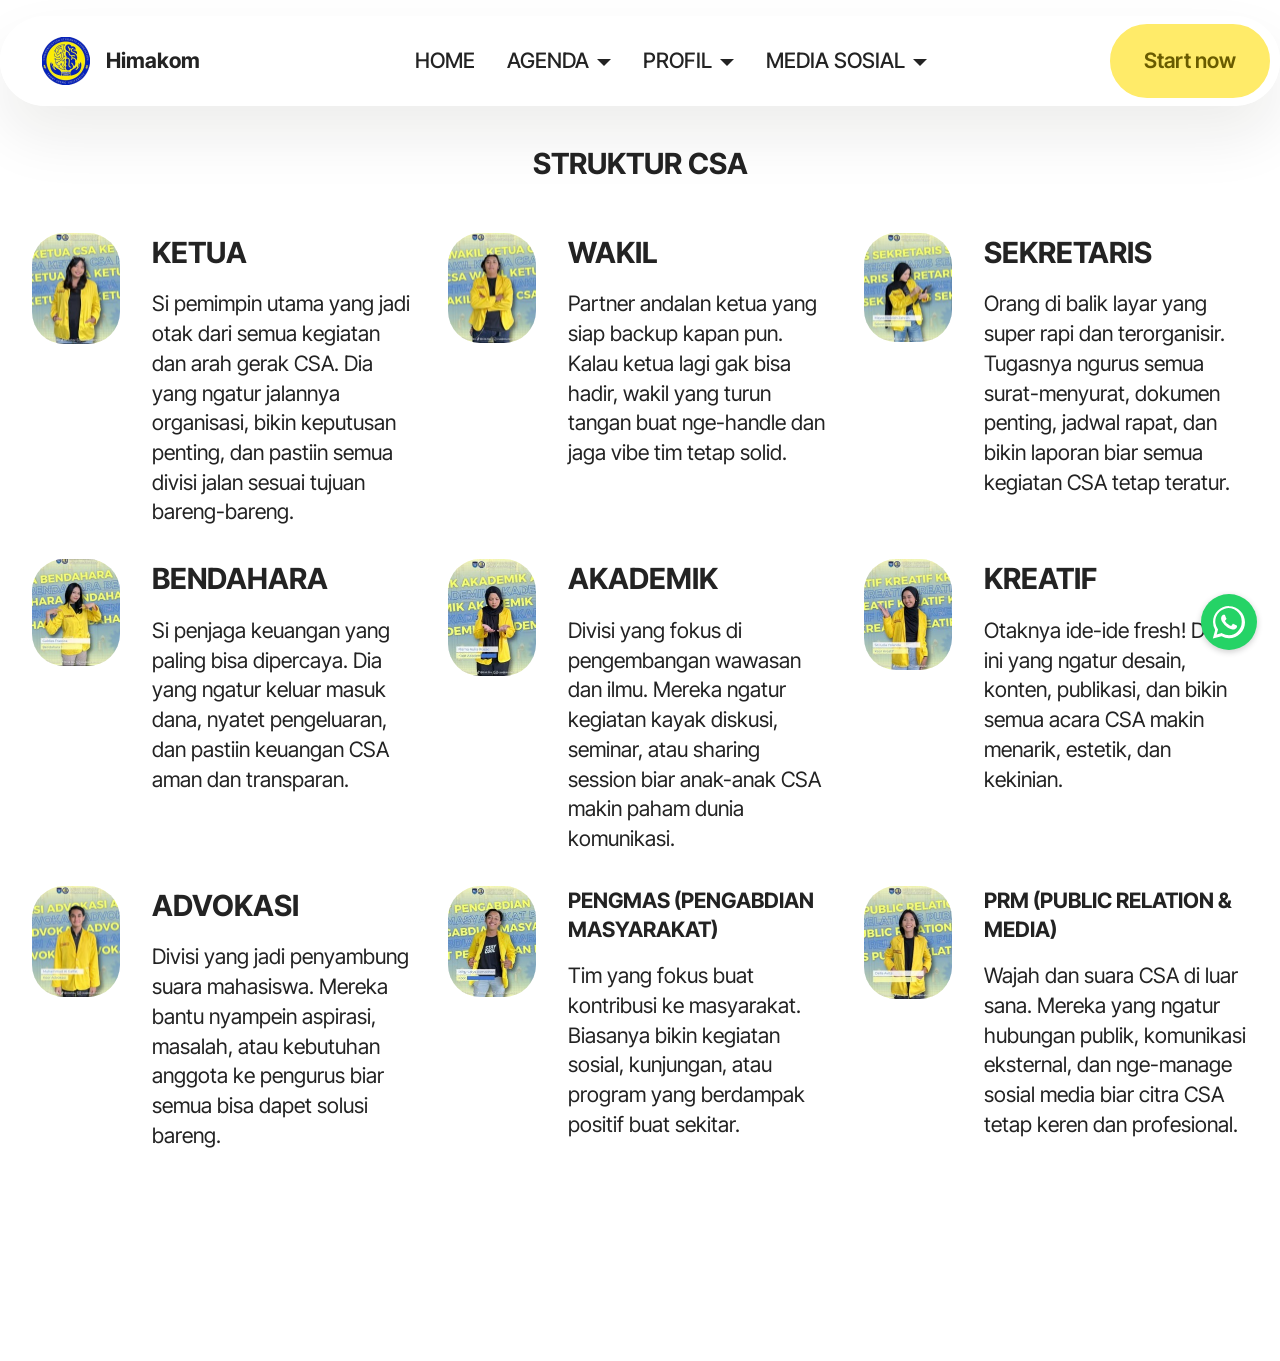
<file: page3.html>
<!DOCTYPE html>
<html  >
<head>
  <!-- Site made with Mobirise Website Builder v6.1.4, https://mobirise.com -->
  <meta charset="UTF-8">
  <meta http-equiv="X-UA-Compatible" content="IE=edge">
  <meta name="generator" content="Mobirise v6.1.4, mobirise.com">
  <meta name="viewport" content="width=device-width, initial-scale=1, minimum-scale=1">
  <link rel="shortcut icon" href="assets/images/download-removebg-preview-96x96.png" type="image/x-icon">
  <meta name="description" content="">
  
  
  <title>STRUKTUR</title>
  <link rel="stylesheet" href="assets/web/assets/mobirise-icons2/mobirise2.css">
  <link rel="stylesheet" href="assets/bootstrap/css/bootstrap.min.css">
  <link rel="stylesheet" href="assets/animatecss/animate.css">
  <link rel="stylesheet" href="assets/dropdown/css/style.css">
  <link rel="stylesheet" href="assets/theme/css/style.css">
  <link rel="preload" href="https://fonts.googleapis.com/css?family=Inter+Tight:100,200,300,400,500,600,700,800,900,100i,200i,300i,400i,500i,600i,700i,800i,900i&display=swap" as="style" onload="this.onload=null;this.rel='stylesheet'">
  <noscript><link rel="stylesheet" href="https://fonts.googleapis.com/css?family=Inter+Tight:100,200,300,400,500,600,700,800,900,100i,200i,300i,400i,500i,600i,700i,800i,900i&display=swap"></noscript>
  <link rel="preload" as="style" href="assets/mobirise/css/mbr-additional.css?v=I1h4Mz"><link rel="stylesheet" href="assets/mobirise/css/mbr-additional.css?v=I1h4Mz" type="text/css">

  
  
  
</head>
<body>

<!-- Analytics -->
<!-- Google tag (gtag.js) -->
<script async src="https://www.googletagmanager.com/gtag/js?id=G-7Z48MQ5RSN"></script>
<script>
  window.dataLayer = window.dataLayer || [];
  function gtag(){dataLayer.push(arguments);}
  gtag('js', new Date());

  gtag('config', 'G-7Z48MQ5RSN');
</script>
<!-- /Analytics -->


  
  <section data-bs-version="5.1" class="menu menu2 cid-tJS6tZXiPa" once="menu" id="menu02-1t">
	

	<nav class="navbar navbar-dropdown navbar-fixed-top navbar-expand-lg">
		<div class="container">
			<div class="navbar-brand">
				<span class="navbar-logo">
					<a href="https://mobirise.com">
						<img src="assets/images/download-removebg-preview-96x96.png" alt="Mobirise Website Builder" style="height: 3rem;">
					</a>
				</span>
				<span class="navbar-caption-wrap"><a class="navbar-caption text-black text-primary display-4" href="index.html">Himakom</a></span>
			</div>
			<button class="navbar-toggler" type="button" data-toggle="collapse" data-bs-toggle="collapse" data-target="#navbarSupportedContent" data-bs-target="#navbarSupportedContent" aria-controls="navbarNavAltMarkup" aria-expanded="false" aria-label="Toggle navigation">
				<div class="hamburger">
					<span></span>
					<span></span>
					<span></span>
					<span></span>
				</div>
			</button>
			<div class="collapse navbar-collapse" id="navbarSupportedContent">
				<ul class="navbar-nav nav-dropdown" data-app-modern-menu="true"><li class="nav-item"><a class="nav-link link text-black text-primary display-4" href="page1.html">HOME</a></li><li class="nav-item dropdown">
						<a class="nav-link link text-black text-primary dropdown-toggle display-4" href="page.html" aria-expanded="false" data-toggle="dropdown-submenu" data-bs-toggle="dropdown" data-bs-auto-close="outside">AGENDA</a><div class="dropdown-menu" aria-labelledby="dropdown-629"><a class="text-black text-primary show dropdown-item display-4" href="page.html">Agenda</a><a class="text-black text-primary dropdown-item display-4" href="page2.html">MOMENT FOTO CSA</a><a class="text-black text-primary show dropdown-item display-4" href="page5.html">VIDEO</a></div>
					</li><li class="nav-item dropdown"><a class="nav-link link text-black text-primary dropdown-toggle display-4" href="page4.html" target="_blank" data-toggle="dropdown-submenu" data-bs-toggle="dropdown" data-bs-auto-close="outside" aria-expanded="false">PROFIL</a><div class="dropdown-menu" aria-labelledby="dropdown-745"><a class="text-black text-primary show dropdown-item display-4" href="page4.html" target="_blank">profil</a><a class="text-black text-primary dropdown-item display-4" href="page3.html" target="_blank">STRUKTUR</a></div></li>
					
					<li class="nav-item dropdown"><a class="nav-link link text-black text-primary dropdown-toggle display-4" href="page8.html" data-toggle="dropdown-submenu" data-bs-toggle="dropdown" data-bs-auto-close="outside" aria-expanded="false">MEDIA SOSIAL</a><div class="dropdown-menu" aria-labelledby="dropdown-162"><a class="text-black text-primary show dropdown-item display-4" href="page9.html#social04-3f">media sosial</a><a class="text-black text-primary dropdown-item display-4" href="page7.html">CONTACTS</a></div></li></ul>
				
				<div class="navbar-buttons mbr-section-btn"><a class="btn btn-primary display-4" href="page10.html"> Start now</a></div>
			</div>
		</div>
	</nav>
</section>

<section data-bs-version="5.1" class="features15 cid-v3cjT4lzc1" id="features015-2c">
	

	
	
	<div class="container">
		<div class="mbr-section-head mb-5">
			<h4 class="mbr-section-title mbr-fonts-style align-center mb-0 display-5"><strong>STRUKTUR CSA</strong></h4>
			
		  </div>
		<div class="row justify-content-center">
			<div class="item features-without-image col-12 col-lg-4 active">
				<div class="item-wrapper">
					<div class="img-wrapper">
						<img src="assets/images/whatsapp20image202026-01-1620at2022.49.16-176x223.jpeg" alt="Mobirise Website Builder" data-slide-to="0" data-bs-slide-to="0">
					</div>
					<div class="card-box">
						<h4 class="card-title mbr-fonts-style mb-3 display-5"><strong>KETUA</strong></h4>
						<h5 class="card-text mbr-fonts-style display-7">Si pemimpin utama yang jadi otak dari semua kegiatan dan arah gerak CSA. Dia yang ngatur jalannya organisasi, bikin keputusan penting, dan pastiin semua divisi jalan sesuai tujuan bareng-bareng.</h5>
					</div>
				</div>
			</div><div class="item features-without-image col-12 col-lg-4">
				<div class="item-wrapper">
					<div class="img-wrapper">
						<img src="assets/images/whatsapp20image202026-01-1620at2022.49.16201-176x221.jpeg" alt="Mobirise Website Builder" data-slide-to="1" data-bs-slide-to="1">
					</div>
					<div class="card-box">
						<h4 class="card-title mbr-fonts-style mb-3 display-5"><strong>WAKIL</strong></h4>
						<h5 class="card-text mbr-fonts-style display-7">Partner andalan ketua yang siap backup kapan pun. Kalau ketua lagi gak bisa hadir, wakil yang turun tangan buat nge-handle dan jaga vibe tim tetap solid.</h5>
					</div>
				</div>
			</div><div class="item features-without-image col-12 col-lg-4">
				<div class="item-wrapper">
					<div class="img-wrapper">
						<img src="assets/images/whatsapp20image202026-01-1620at2022.49.17201-176x219.jpeg" alt="Mobirise Website Builder" data-slide-to="2" data-bs-slide-to="2">
					</div>
					<div class="card-box">
						<h4 class="card-title mbr-fonts-style mb-3 display-5"><strong>SEKRETARIS</strong></h4>
						<h5 class="card-text mbr-fonts-style display-7">Orang di balik layar yang super rapi dan terorganisir. Tugasnya ngurus semua surat-menyurat, dokumen penting, jadwal rapat, dan bikin laporan biar semua kegiatan CSA tetap teratur.</h5>
					</div>
				</div>
			</div><div class="item features-without-image col-12 col-lg-4">
				<div class="item-wrapper">
					<div class="img-wrapper">
						<img src="assets/images/whatsapp20image202026-01-1620at2022.49.17-176x214.jpeg" alt="Mobirise Website Builder" data-slide-to="3" data-bs-slide-to="3">
					</div>
					<div class="card-box">
						<h4 class="card-title mbr-fonts-style mb-3 display-5"><strong>BENDAHARA</strong></h4>
						<h5 class="card-text mbr-fonts-style display-7">Si penjaga keuangan yang paling bisa dipercaya. Dia yang ngatur keluar masuk dana, nyatet pengeluaran, dan pastiin keuangan CSA aman dan transparan.</h5>
					</div>
				</div>
			</div><div class="item features-without-image col-12 col-lg-4">
				<div class="item-wrapper">
					<div class="img-wrapper">
						<img src="assets/images/whatsapp20image202026-01-1620at2022.49.17202-176x230.jpeg" alt="Mobirise Website Builder" data-slide-to="4" data-bs-slide-to="4">
					</div>
					<div class="card-box">
						<h4 class="card-title mbr-fonts-style mb-3 display-5"><strong>AKADEMIK</strong></h4>
						<h5 class="card-text mbr-fonts-style display-7">Divisi yang fokus di pengembangan wawasan dan ilmu. Mereka ngatur kegiatan kayak diskusi, seminar, atau sharing session biar anak-anak CSA makin paham dunia komunikasi.</h5>
					</div>
				</div>
			</div><div class="item features-without-image col-12 col-lg-4">
				<div class="item-wrapper">
					<div class="img-wrapper">
						<img src="assets/images/whatsapp20image202026-01-1620at2022.49.17203-176x222.jpeg" alt="Mobirise Website Builder" data-slide-to="5" data-bs-slide-to="5">
					</div>
					<div class="card-box">
						<h4 class="card-title mbr-fonts-style mb-3 display-5"><strong>KREATIF</strong></h4>
						<h5 class="card-text mbr-fonts-style display-7">Otaknya ide-ide fresh! Divisi ini yang ngatur desain, konten, publikasi, dan bikin semua acara CSA makin menarik, estetik, dan kekinian.</h5>
					</div>
				</div>
			</div><div class="item features-without-image col-12 col-lg-4">
				<div class="item-wrapper">
					<div class="img-wrapper">
						<img src="assets/images/whatsapp20image202026-01-1620at2022.49.17204-176x223.jpeg" alt="Mobirise Website Builder" data-slide-to="6" data-bs-slide-to="6">
					</div>
					<div class="card-box">
						<h4 class="card-title mbr-fonts-style mb-3 display-5"><strong>ADVOKASI</strong></h4>
						<h5 class="card-text mbr-fonts-style display-7">Divisi yang jadi penyambung suara mahasiswa. Mereka bantu nyampein aspirasi, masalah, atau kebutuhan anggota ke pengurus biar semua bisa dapet solusi bareng.</h5>
					</div>
				</div>
			</div>
			<div class="item features-without-image col-12 col-lg-4">
				<div class="item-wrapper">
					<div class="img-wrapper">
						<img src="assets/images/whatsapp20image202026-01-1620at2022.49.17205-176x220.jpeg" alt="Mobirise Website Builder" data-slide-to="7" data-bs-slide-to="7">
					</div>
					<div class="card-box">
						<h4 class="card-title mbr-fonts-style mb-3 display-7"><strong>PENGMAS (PENGABDIAN MASYARAKAT)</strong></h4>
						<h5 class="card-text mbr-fonts-style display-7">Tim yang fokus buat kontribusi ke masyarakat. Biasanya bikin kegiatan sosial, kunjungan, atau program yang berdampak positif buat sekitar.&nbsp;<br><br></h5>
					</div>
				</div>
			</div>
			<div class="item features-without-image col-12 col-lg-4">
				<div class="item-wrapper">
					<div class="img-wrapper">
						<img src="assets/images/whatsapp20image202026-01-1620at2022.49.17207-176x226.jpeg" alt="Mobirise Website Builder" data-bs-slide-to="8" data-slide-to="8">
					</div>
					<div class="card-box">
						<h4 class="card-title mbr-fonts-style mb-3 display-7"><strong>PRM (PUBLIC RELATION &amp; MEDIA)</strong></h4>
						<h5 class="card-text mbr-fonts-style display-7">Wajah dan suara CSA di luar sana. Mereka yang ngatur hubungan publik, komunikasi eksternal, dan nge-manage sosial media biar citra CSA tetap keren dan profesional.</h5>
					</div>
				</div>
			</div>
		</div>
	</div>
</section>

<section data-bs-version="5.1" class="_customHTML cid-v3colH0Mfb" id="design-block-2r">


<div>
  <div class="whatsapp-wrapper">
    <a target="_blank" href="https://api.whatsapp.com/send?phone=+6285693241307&text=Hi! I would like some information." class="whatsapp-button tooltip-left" data-tooltip="Write us on WhatsApp" style="background-color: #25d366;">
      <svg xmlns="http://www.w3.org/2000/svg" viewBox="0 0 32 32" width="40" height="40" fill="#ffffff">
        <path d="M16.002 3.2c-7.046 0-12.8 5.754-12.8 12.8a12.736 12.736 0 0 0 1.734 6.448l-1.861 6.821 7.002-1.835a12.726 12.726 0 0 0 5.925 1.506c7.046 0 12.8-5.754 12.8-12.8s-5.754-12.8-12.8-12.8zm0 23.36a10.57 10.57 0 0 1-5.334-1.446l-0.382-0.228-4.158 1.092 1.109-4.03-0.248-0.394a10.562 10.562 0 1 1 19.171-5.564 10.588 10.588 0 0 1-10.158 10.57zm5.692-7.998c-0.311-0.157-1.836-0.909-2.121-1.014-0.284-0.104-0.492-0.157-0.7 0.157s-0.803 1.014-0.984 1.223c-0.18 0.209-0.361 0.236-0.673 0.079-0.311-0.157-1.314-0.485-2.503-1.545-0.924-0.825-1.548-1.845-1.728-2.156-0.18-0.311-0.019-0.48 0.135-0.634 0.139-0.138 0.311-0.36 0.466-0.54 0.157-0.18 0.209-0.31 0.312-0.519 0.104-0.209 0.052-0.393-0.026-0.55-0.078-0.157-0.7-1.686-0.959-2.318-0.252-0.605-0.508-0.524-0.7-0.534-0.182-0.009-0.391-0.009-0.6-0.009s-0.55 0.079-0.837 0.393c-0.287 0.314-1.096 1.072-1.096 2.614s1.122 3.031 1.278 3.239c0.157 0.209 2.21 3.371 5.356 4.724 0.749 0.323 1.333 0.516 1.788 0.66 0.752 0.239 1.436 0.205 1.977 0.124 0.603-0.089 1.836-0.749 2.096-1.472s0.26-1.342 0.182-1.472c-0.078-0.13-0.287-0.209-0.6-0.36z"></path>
      </svg>
    </a>
  </div>
</div>

  <div style="padding:5rem; background:#c2c2c2;" class="hidden">
    <div class="align-center">
        <svg xmlns="http://www.w3.org/2000/svg" xmlns:xlink="http://www.w3.org/1999/xlink" version="1.1" width="100" height="100" viewBox="0 0 256 256" xml:space="preserve">
  <g style="stroke: none; stroke-width: 0; stroke-dasharray: none; stroke-linecap: butt; stroke-linejoin: miter; stroke-miterlimit: 10; fill: none; fill-rule: nonzero; opacity: 1;" transform="translate(1.4065934065934016 1.4065934065934016) scale(2.81 2.81)">
  <circle cx="45" cy="45" r="45" style="stroke: none; stroke-width: 1; stroke-dasharray: none; stroke-linecap: butt; stroke-linejoin: miter; stroke-miterlimit: 10; fill: rgb(42,181,64); fill-rule: nonzero; opacity: 1;" transform="  matrix(1 0 0 1 0 0) "></circle>
  <path d="M 16.138 44.738 c -0.002 5.106 1.332 10.091 3.869 14.485 l -4.112 15.013 l 15.365 -4.029 c 4.233 2.309 8.999 3.525 13.85 3.527 h 0.012 c 15.973 0 28.976 -12.999 28.983 -28.974 c 0.003 -7.742 -3.01 -15.022 -8.481 -20.498 c -5.472 -5.476 -12.749 -8.494 -20.502 -8.497 C 29.146 15.765 16.145 28.762 16.138 44.738 M 25.288 58.466 l -0.574 -0.911 c -2.412 -3.834 -3.685 -8.266 -3.683 -12.816 c 0.005 -13.278 10.811 -24.081 24.099 -24.081 c 6.435 0.003 12.482 2.511 17.031 7.062 c 4.548 4.552 7.051 10.603 7.05 17.037 C 69.205 58.036 58.399 68.84 45.121 68.84 h -0.009 c -4.323 -0.003 -8.563 -1.163 -12.261 -3.357 l -0.88 -0.522 l -9.118 2.391 L 25.288 58.466 z M 45.122 73.734 L 45.122 73.734 L 45.122 73.734 C 45.122 73.734 45.121 73.734 45.122 73.734" style="stroke: none; stroke-width: 1; stroke-dasharray: none; stroke-linecap: butt; stroke-linejoin: miter; stroke-miterlimit: 10; fill: rgb(255,255,255); fill-rule: nonzero; opacity: 1;" transform=" matrix(1 0 0 1 0 0) " stroke-linecap="round"></path>
  <path d="M 37.878 32.624 c -0.543 -1.206 -1.113 -1.23 -1.63 -1.251 c -0.422 -0.018 -0.905 -0.017 -1.388 -0.017 c -0.483 0 -1.268 0.181 -1.931 0.906 c -0.664 0.725 -2.535 2.477 -2.535 6.039 c 0 3.563 2.595 7.006 2.957 7.49 c 0.362 0.483 5.01 8.028 12.37 10.931 c 6.118 2.412 7.362 1.933 8.69 1.812 c 1.328 -0.121 4.285 -1.751 4.888 -3.442 c 0.604 -1.691 0.604 -3.14 0.423 -3.443 c -0.181 -0.302 -0.664 -0.483 -1.388 -0.845 c -0.724 -0.362 -4.285 -2.114 -4.948 -2.356 c -0.664 -0.241 -1.147 -0.362 -1.63 0.363 c -0.483 0.724 -1.87 2.355 -2.292 2.838 c -0.422 0.484 -0.845 0.544 -1.569 0.182 c -0.724 -0.363 -3.057 -1.127 -5.824 -3.594 c -2.153 -1.92 -3.606 -4.29 -4.029 -5.015 c -0.422 -0.724 -0.045 -1.116 0.318 -1.477 c 0.325 -0.324 0.724 -0.846 1.087 -1.268 c 0.361 -0.423 0.482 -0.725 0.723 -1.208 c 0.242 -0.483 0.121 -0.906 -0.06 -1.269 C 39.929 37.637 38.522 34.056 37.878 32.624" style="stroke: none; stroke-width: 1; stroke-dasharray: none; stroke-linecap: butt; stroke-linejoin: miter; stroke-miterlimit: 10; fill: rgb(255,255,255); fill-rule: nonzero; opacity: 1;" transform=" matrix(1 0 0 1 0 0) " stroke-linecap="round"></path>
  </g>
  </svg>
      <p>
        <br><br><br><strong>Whatsapp Button</strong><br><br>
        Click the gear icon to configure.<br>this text will be removed in preview/public<br><br>
      </p>
    </div>
  </div>

</section><section class="display-7" style="padding: 0;align-items: center;justify-content: center;flex-wrap: wrap;    align-content: center;display: flex;position: relative;height: 4rem;"><a href="https://mobiri.se/4271577" style="flex: 1 1;height: 4rem;position: absolute;width: 100%;z-index: 1;"><img alt="" style="height: 4rem;" src="[data-uri]"></a><p style="margin: 0;text-align: center;" class="display-7">&#8204;</p><a style="z-index:1" href="https://mobirise.com/drag-drop-website-builder.html">Drag and Drop Website Builder</a></section><script src="assets/bootstrap/js/bootstrap.bundle.min.js"></script>  <script src="assets/smoothscroll/smooth-scroll.js"></script>  <script src="assets/ytplayer/index.js"></script>  <script src="assets/dropdown/js/navbar-dropdown.js"></script>  <script src="assets/theme/js/script.js"></script>  
  
  
  <input name="animation" type="hidden">
  </body>
</html>
</file>
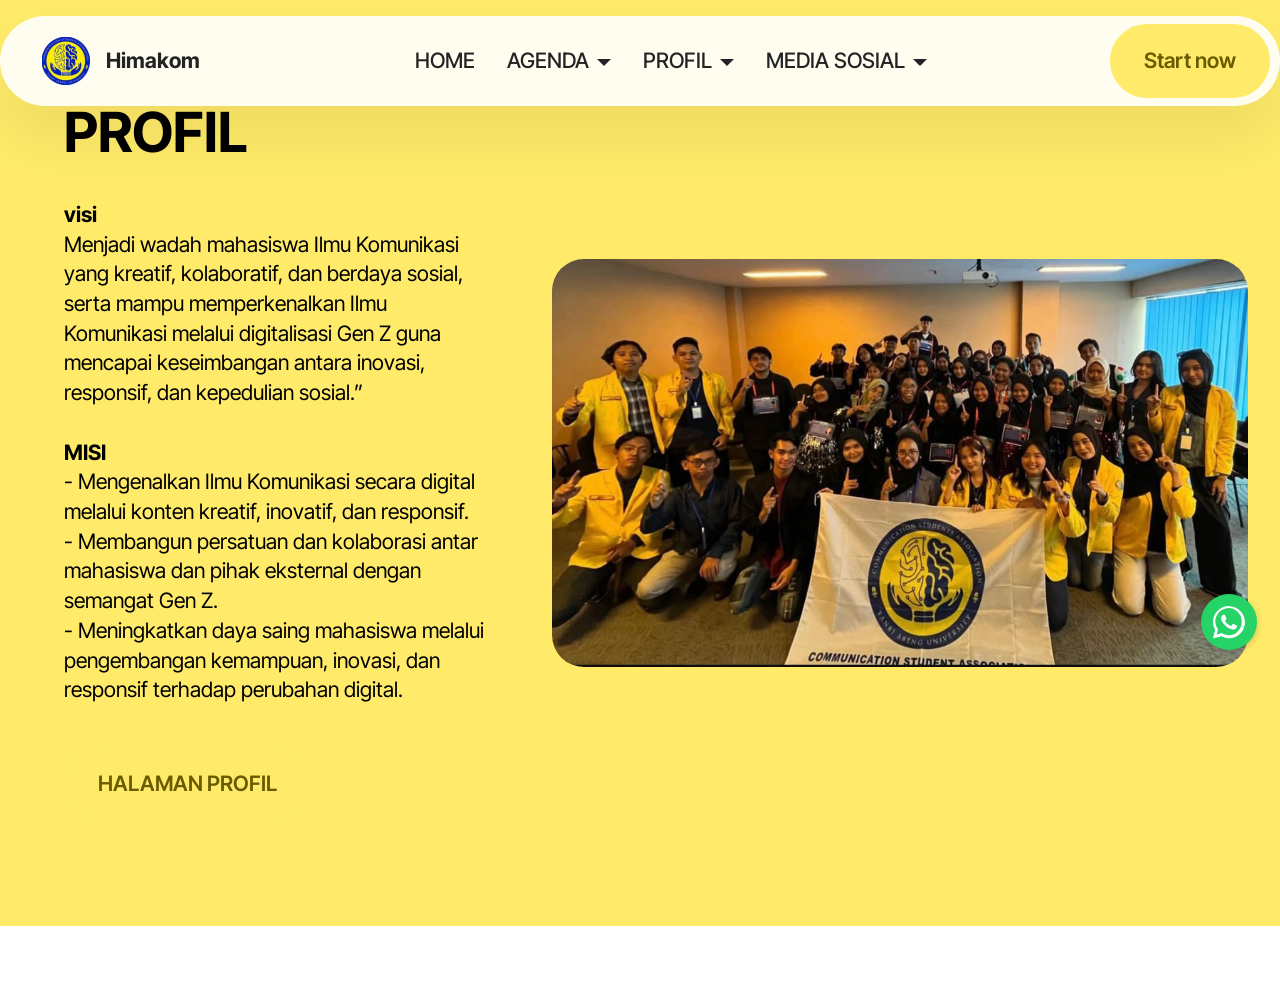
<file: page4.html>
<!DOCTYPE html>
<html  >
<head>
  <!-- Site made with Mobirise Website Builder v6.1.4, https://mobirise.com -->
  <meta charset="UTF-8">
  <meta http-equiv="X-UA-Compatible" content="IE=edge">
  <meta name="generator" content="Mobirise v6.1.4, mobirise.com">
  <meta name="viewport" content="width=device-width, initial-scale=1, minimum-scale=1">
  <link rel="shortcut icon" href="assets/images/download-removebg-preview-96x96.png" type="image/x-icon">
  <meta name="description" content="">
  
  
  <title>PROFIL</title>
  <link rel="stylesheet" href="assets/web/assets/mobirise-icons2/mobirise2.css">
  <link rel="stylesheet" href="assets/bootstrap/css/bootstrap.min.css">
  <link rel="stylesheet" href="assets/animatecss/animate.css">
  <link rel="stylesheet" href="assets/dropdown/css/style.css">
  <link rel="stylesheet" href="assets/theme/css/style.css">
  <link rel="preload" href="https://fonts.googleapis.com/css?family=Inter+Tight:100,200,300,400,500,600,700,800,900,100i,200i,300i,400i,500i,600i,700i,800i,900i&display=swap" as="style" onload="this.onload=null;this.rel='stylesheet'">
  <noscript><link rel="stylesheet" href="https://fonts.googleapis.com/css?family=Inter+Tight:100,200,300,400,500,600,700,800,900,100i,200i,300i,400i,500i,600i,700i,800i,900i&display=swap"></noscript>
  <link rel="preload" as="style" href="assets/mobirise/css/mbr-additional.css?v=KHYG8c"><link rel="stylesheet" href="assets/mobirise/css/mbr-additional.css?v=KHYG8c" type="text/css">

  
  
  
</head>
<body>

<!-- Analytics -->
<!-- Google tag (gtag.js) -->
<script async src="https://www.googletagmanager.com/gtag/js?id=G-7Z48MQ5RSN"></script>
<script>
  window.dataLayer = window.dataLayer || [];
  function gtag(){dataLayer.push(arguments);}
  gtag('js', new Date());

  gtag('config', 'G-7Z48MQ5RSN');
</script>
<!-- /Analytics -->


  
  <section data-bs-version="5.1" class="menu menu2 cid-tJS6tZXiPa" once="menu" id="menu02-1v">
	

	<nav class="navbar navbar-dropdown navbar-fixed-top navbar-expand-lg">
		<div class="container">
			<div class="navbar-brand">
				<span class="navbar-logo">
					<a href="https://mobirise.com">
						<img src="assets/images/download-removebg-preview-96x96.png" alt="Mobirise Website Builder" style="height: 3rem;">
					</a>
				</span>
				<span class="navbar-caption-wrap"><a class="navbar-caption text-black text-primary display-4" href="index.html">Himakom</a></span>
			</div>
			<button class="navbar-toggler" type="button" data-toggle="collapse" data-bs-toggle="collapse" data-target="#navbarSupportedContent" data-bs-target="#navbarSupportedContent" aria-controls="navbarNavAltMarkup" aria-expanded="false" aria-label="Toggle navigation">
				<div class="hamburger">
					<span></span>
					<span></span>
					<span></span>
					<span></span>
				</div>
			</button>
			<div class="collapse navbar-collapse" id="navbarSupportedContent">
				<ul class="navbar-nav nav-dropdown" data-app-modern-menu="true"><li class="nav-item"><a class="nav-link link text-black text-primary display-4" href="page1.html">HOME</a></li><li class="nav-item dropdown">
						<a class="nav-link link text-black text-primary dropdown-toggle display-4" href="page.html" aria-expanded="false" data-toggle="dropdown-submenu" data-bs-toggle="dropdown" data-bs-auto-close="outside">AGENDA</a><div class="dropdown-menu" aria-labelledby="dropdown-629"><a class="text-black text-primary show dropdown-item display-4" href="page.html">Agenda</a><a class="text-black text-primary dropdown-item display-4" href="page2.html">MOMENT FOTO CSA</a><a class="text-black text-primary show dropdown-item display-4" href="page5.html">VIDEO</a></div>
					</li><li class="nav-item dropdown"><a class="nav-link link text-black text-primary dropdown-toggle display-4" href="page4.html" target="_blank" data-toggle="dropdown-submenu" data-bs-toggle="dropdown" data-bs-auto-close="outside" aria-expanded="false">PROFIL</a><div class="dropdown-menu" aria-labelledby="dropdown-745"><a class="text-black text-primary show dropdown-item display-4" href="page4.html" target="_blank">profil</a><a class="text-black text-primary dropdown-item display-4" href="page3.html" target="_blank">STRUKTUR</a></div></li>
					
					<li class="nav-item dropdown"><a class="nav-link link text-black text-primary dropdown-toggle display-4" href="page8.html" data-toggle="dropdown-submenu" data-bs-toggle="dropdown" data-bs-auto-close="outside" aria-expanded="false">MEDIA SOSIAL</a><div class="dropdown-menu" aria-labelledby="dropdown-162"><a class="text-black text-primary show dropdown-item display-4" href="page9.html#social04-3f">media sosial</a><a class="text-black text-primary dropdown-item display-4" href="page7.html">CONTACTS</a></div></li></ul>
				
				<div class="navbar-buttons mbr-section-btn"><a class="btn btn-primary display-4" href="page10.html"> Start now</a></div>
			</div>
		</div>
	</nav>
</section>

<section data-bs-version="5.1" class="header1 cid-v3cdq4LYPl" id="header01-23">
	

	
	

	<div class="container">
		<div class="row justify-content-center">
			<div class="col-12 col-md-12 col-lg-7 image-wrapper">
				<img class="w-100" src="assets/images/whatsapp20image202025-10-1720at2019.22.19-1125x725.jpeg" alt="Mobirise Website Builder">
			</div>
			<div class="col-12 col-lg col-md-12">
				<div class="text-wrapper align-left">
					<h1 class="mbr-section-title mbr-fonts-style mb-4 display-2"><strong>PROFIL</strong></h1>
					<p class="mbr-text mbr-fonts-style mb-4 display-7"><strong>visi</strong><br>Menjadi wadah mahasiswa Ilmu Komunikasi yang kreatif, kolaboratif, dan berdaya sosial, serta mampu memperkenalkan Ilmu Komunikasi melalui digitalisasi Gen Z guna mencapai keseimbangan antara inovasi, responsif, dan kepedulian sosial.”<br><br><strong>MISI</strong><br>- Mengenalkan Ilmu Komunikasi secara digital melalui konten kreatif, inovatif, dan responsif.<br>- Membangun persatuan dan kolaborasi antar mahasiswa dan pihak eksternal dengan semangat Gen Z.<br>- Meningkatkan daya saing mahasiswa melalui pengembangan kemampuan, inovasi, dan responsif terhadap perubahan digital.</p>
					<div class="mbr-section-btn mt-3"><a class="btn btn-primary display-7" href="https://www.merdeka.com/jateng/visi-adalah-tujuan-besar-organisasi-ketahui-perbedaannya-dengan-misi-59548-mvk.html?page=4">HALAMAN PROFIL</a></div>
				</div>
			</div>
		</div>
	</div>
</section>

<section data-bs-version="5.1" class="_customHTML cid-v3coiMrkHj" id="design-block-2q">


<div>
  <div class="whatsapp-wrapper">
    <a target="_blank" href="https://api.whatsapp.com/send?phone=+6285693241307&text=Hi! I would like some information." class="whatsapp-button tooltip-left" data-tooltip="Write us on WhatsApp" style="background-color: #25d366;">
      <svg xmlns="http://www.w3.org/2000/svg" viewBox="0 0 32 32" width="40" height="40" fill="#ffffff">
        <path d="M16.002 3.2c-7.046 0-12.8 5.754-12.8 12.8a12.736 12.736 0 0 0 1.734 6.448l-1.861 6.821 7.002-1.835a12.726 12.726 0 0 0 5.925 1.506c7.046 0 12.8-5.754 12.8-12.8s-5.754-12.8-12.8-12.8zm0 23.36a10.57 10.57 0 0 1-5.334-1.446l-0.382-0.228-4.158 1.092 1.109-4.03-0.248-0.394a10.562 10.562 0 1 1 19.171-5.564 10.588 10.588 0 0 1-10.158 10.57zm5.692-7.998c-0.311-0.157-1.836-0.909-2.121-1.014-0.284-0.104-0.492-0.157-0.7 0.157s-0.803 1.014-0.984 1.223c-0.18 0.209-0.361 0.236-0.673 0.079-0.311-0.157-1.314-0.485-2.503-1.545-0.924-0.825-1.548-1.845-1.728-2.156-0.18-0.311-0.019-0.48 0.135-0.634 0.139-0.138 0.311-0.36 0.466-0.54 0.157-0.18 0.209-0.31 0.312-0.519 0.104-0.209 0.052-0.393-0.026-0.55-0.078-0.157-0.7-1.686-0.959-2.318-0.252-0.605-0.508-0.524-0.7-0.534-0.182-0.009-0.391-0.009-0.6-0.009s-0.55 0.079-0.837 0.393c-0.287 0.314-1.096 1.072-1.096 2.614s1.122 3.031 1.278 3.239c0.157 0.209 2.21 3.371 5.356 4.724 0.749 0.323 1.333 0.516 1.788 0.66 0.752 0.239 1.436 0.205 1.977 0.124 0.603-0.089 1.836-0.749 2.096-1.472s0.26-1.342 0.182-1.472c-0.078-0.13-0.287-0.209-0.6-0.36z"></path>
      </svg>
    </a>
  </div>
</div>

  <div style="padding:5rem; background:#c2c2c2;" class="hidden">
    <div class="align-center">
        <svg xmlns="http://www.w3.org/2000/svg" xmlns:xlink="http://www.w3.org/1999/xlink" version="1.1" width="100" height="100" viewBox="0 0 256 256" xml:space="preserve">
  <g style="stroke: none; stroke-width: 0; stroke-dasharray: none; stroke-linecap: butt; stroke-linejoin: miter; stroke-miterlimit: 10; fill: none; fill-rule: nonzero; opacity: 1;" transform="translate(1.4065934065934016 1.4065934065934016) scale(2.81 2.81)">
  <circle cx="45" cy="45" r="45" style="stroke: none; stroke-width: 1; stroke-dasharray: none; stroke-linecap: butt; stroke-linejoin: miter; stroke-miterlimit: 10; fill: rgb(42,181,64); fill-rule: nonzero; opacity: 1;" transform="  matrix(1 0 0 1 0 0) "></circle>
  <path d="M 16.138 44.738 c -0.002 5.106 1.332 10.091 3.869 14.485 l -4.112 15.013 l 15.365 -4.029 c 4.233 2.309 8.999 3.525 13.85 3.527 h 0.012 c 15.973 0 28.976 -12.999 28.983 -28.974 c 0.003 -7.742 -3.01 -15.022 -8.481 -20.498 c -5.472 -5.476 -12.749 -8.494 -20.502 -8.497 C 29.146 15.765 16.145 28.762 16.138 44.738 M 25.288 58.466 l -0.574 -0.911 c -2.412 -3.834 -3.685 -8.266 -3.683 -12.816 c 0.005 -13.278 10.811 -24.081 24.099 -24.081 c 6.435 0.003 12.482 2.511 17.031 7.062 c 4.548 4.552 7.051 10.603 7.05 17.037 C 69.205 58.036 58.399 68.84 45.121 68.84 h -0.009 c -4.323 -0.003 -8.563 -1.163 -12.261 -3.357 l -0.88 -0.522 l -9.118 2.391 L 25.288 58.466 z M 45.122 73.734 L 45.122 73.734 L 45.122 73.734 C 45.122 73.734 45.121 73.734 45.122 73.734" style="stroke: none; stroke-width: 1; stroke-dasharray: none; stroke-linecap: butt; stroke-linejoin: miter; stroke-miterlimit: 10; fill: rgb(255,255,255); fill-rule: nonzero; opacity: 1;" transform=" matrix(1 0 0 1 0 0) " stroke-linecap="round"></path>
  <path d="M 37.878 32.624 c -0.543 -1.206 -1.113 -1.23 -1.63 -1.251 c -0.422 -0.018 -0.905 -0.017 -1.388 -0.017 c -0.483 0 -1.268 0.181 -1.931 0.906 c -0.664 0.725 -2.535 2.477 -2.535 6.039 c 0 3.563 2.595 7.006 2.957 7.49 c 0.362 0.483 5.01 8.028 12.37 10.931 c 6.118 2.412 7.362 1.933 8.69 1.812 c 1.328 -0.121 4.285 -1.751 4.888 -3.442 c 0.604 -1.691 0.604 -3.14 0.423 -3.443 c -0.181 -0.302 -0.664 -0.483 -1.388 -0.845 c -0.724 -0.362 -4.285 -2.114 -4.948 -2.356 c -0.664 -0.241 -1.147 -0.362 -1.63 0.363 c -0.483 0.724 -1.87 2.355 -2.292 2.838 c -0.422 0.484 -0.845 0.544 -1.569 0.182 c -0.724 -0.363 -3.057 -1.127 -5.824 -3.594 c -2.153 -1.92 -3.606 -4.29 -4.029 -5.015 c -0.422 -0.724 -0.045 -1.116 0.318 -1.477 c 0.325 -0.324 0.724 -0.846 1.087 -1.268 c 0.361 -0.423 0.482 -0.725 0.723 -1.208 c 0.242 -0.483 0.121 -0.906 -0.06 -1.269 C 39.929 37.637 38.522 34.056 37.878 32.624" style="stroke: none; stroke-width: 1; stroke-dasharray: none; stroke-linecap: butt; stroke-linejoin: miter; stroke-miterlimit: 10; fill: rgb(255,255,255); fill-rule: nonzero; opacity: 1;" transform=" matrix(1 0 0 1 0 0) " stroke-linecap="round"></path>
  </g>
  </svg>
      <p>
        <br><br><br><strong>Whatsapp Button</strong><br><br>
        Click the gear icon to configure.<br>this text will be removed in preview/public<br><br>
      </p>
    </div>
  </div>

</section><section class="display-7" style="padding: 0;align-items: center;justify-content: center;flex-wrap: wrap;    align-content: center;display: flex;position: relative;height: 4rem;"><a href="https://mobiri.se/4271577" style="flex: 1 1;height: 4rem;position: absolute;width: 100%;z-index: 1;"><img alt="" style="height: 4rem;" src="[data-uri]"></a><p style="margin: 0;text-align: center;" class="display-7">&#8204;</p><a style="z-index:1" href="https://mobirise.com/html-builder.html">HTML Builder</a></section><script src="assets/bootstrap/js/bootstrap.bundle.min.js"></script>  <script src="assets/smoothscroll/smooth-scroll.js"></script>  <script src="assets/ytplayer/index.js"></script>  <script src="assets/dropdown/js/navbar-dropdown.js"></script>  <script src="assets/theme/js/script.js"></script>  
  
  
  <input name="animation" type="hidden">
  </body>
</html>
</file>
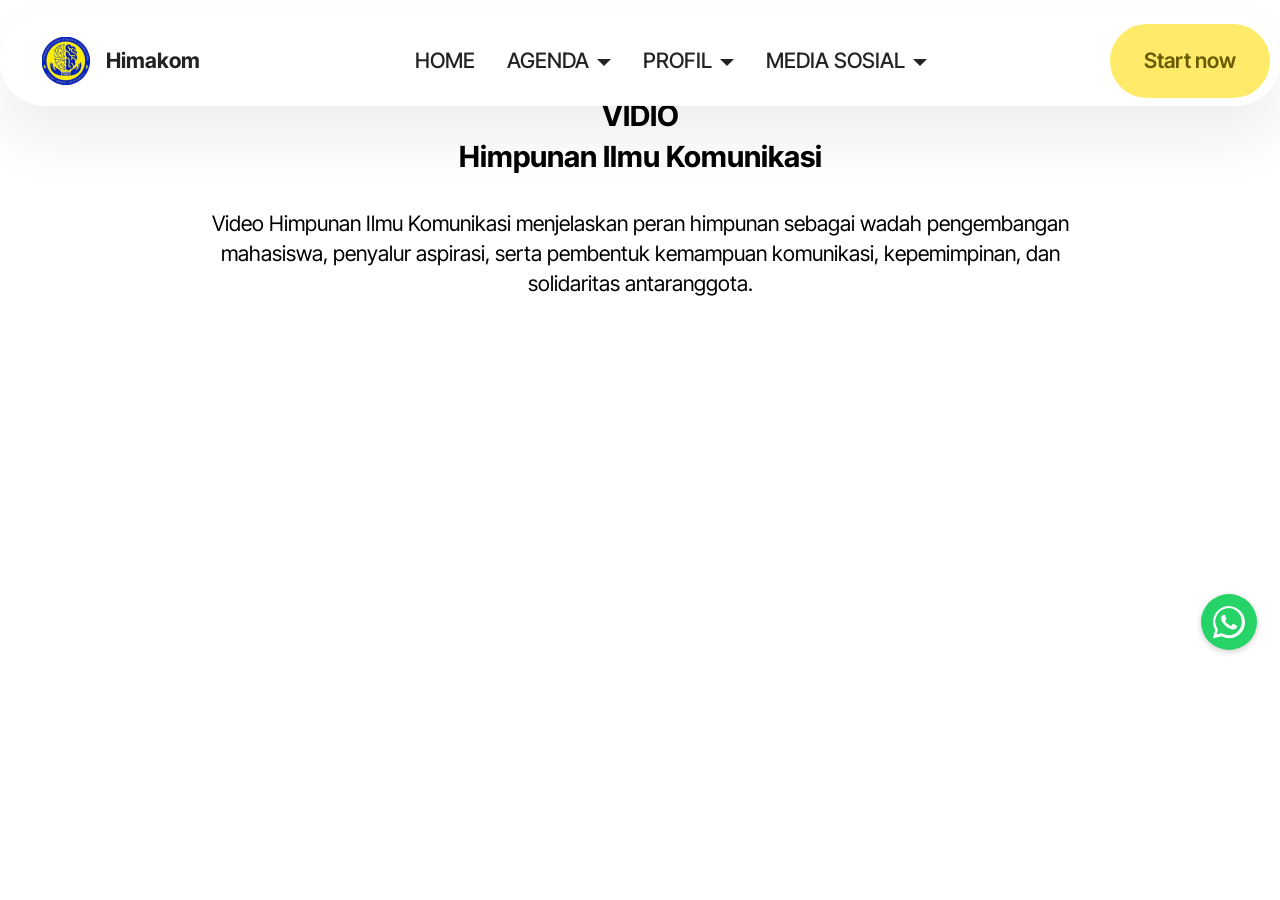
<file: page5.html>
<!DOCTYPE html>
<html  >
<head>
  <!-- Site made with Mobirise Website Builder v6.1.4, https://mobirise.com -->
  <meta charset="UTF-8">
  <meta http-equiv="X-UA-Compatible" content="IE=edge">
  <meta name="generator" content="Mobirise v6.1.4, mobirise.com">
  <meta name="viewport" content="width=device-width, initial-scale=1, minimum-scale=1">
  <link rel="shortcut icon" href="assets/images/download-removebg-preview-96x96.png" type="image/x-icon">
  <meta name="description" content="">
  
  
  <title>VIDEO</title>
  <link rel="stylesheet" href="assets/web/assets/mobirise-icons2/mobirise2.css">
  <link rel="stylesheet" href="assets/bootstrap/css/bootstrap.min.css">
  <link rel="stylesheet" href="assets/animatecss/animate.css">
  <link rel="stylesheet" href="assets/dropdown/css/style.css">
  <link rel="stylesheet" href="assets/theme/css/style.css">
  <link rel="preload" href="https://fonts.googleapis.com/css?family=Inter+Tight:100,200,300,400,500,600,700,800,900,100i,200i,300i,400i,500i,600i,700i,800i,900i&display=swap" as="style" onload="this.onload=null;this.rel='stylesheet'">
  <noscript><link rel="stylesheet" href="https://fonts.googleapis.com/css?family=Inter+Tight:100,200,300,400,500,600,700,800,900,100i,200i,300i,400i,500i,600i,700i,800i,900i&display=swap"></noscript>
  <link rel="preload" as="style" href="assets/mobirise/css/mbr-additional.css?v=rkkdJj"><link rel="stylesheet" href="assets/mobirise/css/mbr-additional.css?v=rkkdJj" type="text/css">

  
  
  
</head>
<body>

<!-- Analytics -->
<!-- Google tag (gtag.js) -->
<script async src="https://www.googletagmanager.com/gtag/js?id=G-7Z48MQ5RSN"></script>
<script>
  window.dataLayer = window.dataLayer || [];
  function gtag(){dataLayer.push(arguments);}
  gtag('js', new Date());

  gtag('config', 'G-7Z48MQ5RSN');
</script>
<!-- /Analytics -->


  
  <section data-bs-version="5.1" class="menu menu2 cid-tJS6tZXiPa" once="menu" id="menu02-1x">
	

	<nav class="navbar navbar-dropdown navbar-fixed-top navbar-expand-lg">
		<div class="container">
			<div class="navbar-brand">
				<span class="navbar-logo">
					<a href="https://mobirise.com">
						<img src="assets/images/download-removebg-preview-96x96.png" alt="Mobirise Website Builder" style="height: 3rem;">
					</a>
				</span>
				<span class="navbar-caption-wrap"><a class="navbar-caption text-black text-primary display-4" href="index.html">Himakom</a></span>
			</div>
			<button class="navbar-toggler" type="button" data-toggle="collapse" data-bs-toggle="collapse" data-target="#navbarSupportedContent" data-bs-target="#navbarSupportedContent" aria-controls="navbarNavAltMarkup" aria-expanded="false" aria-label="Toggle navigation">
				<div class="hamburger">
					<span></span>
					<span></span>
					<span></span>
					<span></span>
				</div>
			</button>
			<div class="collapse navbar-collapse" id="navbarSupportedContent">
				<ul class="navbar-nav nav-dropdown" data-app-modern-menu="true"><li class="nav-item"><a class="nav-link link text-black text-primary display-4" href="page1.html">HOME</a></li><li class="nav-item dropdown">
						<a class="nav-link link text-black text-primary dropdown-toggle display-4" href="page.html" aria-expanded="false" data-toggle="dropdown-submenu" data-bs-toggle="dropdown" data-bs-auto-close="outside">AGENDA</a><div class="dropdown-menu" aria-labelledby="dropdown-629"><a class="text-black text-primary show dropdown-item display-4" href="page.html">Agenda</a><a class="text-black text-primary dropdown-item display-4" href="page2.html">MOMENT FOTO CSA</a><a class="text-black text-primary show dropdown-item display-4" href="page5.html">VIDEO</a></div>
					</li><li class="nav-item dropdown"><a class="nav-link link text-black text-primary dropdown-toggle display-4" href="page4.html" target="_blank" data-toggle="dropdown-submenu" data-bs-toggle="dropdown" data-bs-auto-close="outside" aria-expanded="false">PROFIL</a><div class="dropdown-menu" aria-labelledby="dropdown-745"><a class="text-black text-primary show dropdown-item display-4" href="page4.html" target="_blank">profil</a><a class="text-black text-primary dropdown-item display-4" href="page3.html" target="_blank">STRUKTUR</a></div></li>
					
					<li class="nav-item dropdown"><a class="nav-link link text-black text-primary dropdown-toggle display-4" href="page8.html" data-toggle="dropdown-submenu" data-bs-toggle="dropdown" data-bs-auto-close="outside" aria-expanded="false">MEDIA SOSIAL</a><div class="dropdown-menu" aria-labelledby="dropdown-162"><a class="text-black text-primary show dropdown-item display-4" href="page9.html#social04-3f">media sosial</a><a class="text-black text-primary dropdown-item display-4" href="page7.html">CONTACTS</a></div></li></ul>
				
				<div class="navbar-buttons mbr-section-btn"><a class="btn btn-primary display-4" href="page10.html"> Start now</a></div>
			</div>
		</div>
	</nav>
</section>

<section data-bs-version="5.1" class="_customHTML cid-v3cofbyOiu" id="design-block-2p">


<div>
  <div class="whatsapp-wrapper">
    <a target="_blank" href="https://api.whatsapp.com/send?phone=+6285693241307&text=Hi! I would like some information." class="whatsapp-button tooltip-left" data-tooltip="Write us on WhatsApp" style="background-color: #25d366;">
      <svg xmlns="http://www.w3.org/2000/svg" viewBox="0 0 32 32" width="40" height="40" fill="#ffffff">
        <path d="M16.002 3.2c-7.046 0-12.8 5.754-12.8 12.8a12.736 12.736 0 0 0 1.734 6.448l-1.861 6.821 7.002-1.835a12.726 12.726 0 0 0 5.925 1.506c7.046 0 12.8-5.754 12.8-12.8s-5.754-12.8-12.8-12.8zm0 23.36a10.57 10.57 0 0 1-5.334-1.446l-0.382-0.228-4.158 1.092 1.109-4.03-0.248-0.394a10.562 10.562 0 1 1 19.171-5.564 10.588 10.588 0 0 1-10.158 10.57zm5.692-7.998c-0.311-0.157-1.836-0.909-2.121-1.014-0.284-0.104-0.492-0.157-0.7 0.157s-0.803 1.014-0.984 1.223c-0.18 0.209-0.361 0.236-0.673 0.079-0.311-0.157-1.314-0.485-2.503-1.545-0.924-0.825-1.548-1.845-1.728-2.156-0.18-0.311-0.019-0.48 0.135-0.634 0.139-0.138 0.311-0.36 0.466-0.54 0.157-0.18 0.209-0.31 0.312-0.519 0.104-0.209 0.052-0.393-0.026-0.55-0.078-0.157-0.7-1.686-0.959-2.318-0.252-0.605-0.508-0.524-0.7-0.534-0.182-0.009-0.391-0.009-0.6-0.009s-0.55 0.079-0.837 0.393c-0.287 0.314-1.096 1.072-1.096 2.614s1.122 3.031 1.278 3.239c0.157 0.209 2.21 3.371 5.356 4.724 0.749 0.323 1.333 0.516 1.788 0.66 0.752 0.239 1.436 0.205 1.977 0.124 0.603-0.089 1.836-0.749 2.096-1.472s0.26-1.342 0.182-1.472c-0.078-0.13-0.287-0.209-0.6-0.36z"></path>
      </svg>
    </a>
  </div>
</div>

  <div style="padding:5rem; background:#c2c2c2;" class="hidden">
    <div class="align-center">
        <svg xmlns="http://www.w3.org/2000/svg" xmlns:xlink="http://www.w3.org/1999/xlink" version="1.1" width="100" height="100" viewBox="0 0 256 256" xml:space="preserve">
  <g style="stroke: none; stroke-width: 0; stroke-dasharray: none; stroke-linecap: butt; stroke-linejoin: miter; stroke-miterlimit: 10; fill: none; fill-rule: nonzero; opacity: 1;" transform="translate(1.4065934065934016 1.4065934065934016) scale(2.81 2.81)">
  <circle cx="45" cy="45" r="45" style="stroke: none; stroke-width: 1; stroke-dasharray: none; stroke-linecap: butt; stroke-linejoin: miter; stroke-miterlimit: 10; fill: rgb(42,181,64); fill-rule: nonzero; opacity: 1;" transform="  matrix(1 0 0 1 0 0) "></circle>
  <path d="M 16.138 44.738 c -0.002 5.106 1.332 10.091 3.869 14.485 l -4.112 15.013 l 15.365 -4.029 c 4.233 2.309 8.999 3.525 13.85 3.527 h 0.012 c 15.973 0 28.976 -12.999 28.983 -28.974 c 0.003 -7.742 -3.01 -15.022 -8.481 -20.498 c -5.472 -5.476 -12.749 -8.494 -20.502 -8.497 C 29.146 15.765 16.145 28.762 16.138 44.738 M 25.288 58.466 l -0.574 -0.911 c -2.412 -3.834 -3.685 -8.266 -3.683 -12.816 c 0.005 -13.278 10.811 -24.081 24.099 -24.081 c 6.435 0.003 12.482 2.511 17.031 7.062 c 4.548 4.552 7.051 10.603 7.05 17.037 C 69.205 58.036 58.399 68.84 45.121 68.84 h -0.009 c -4.323 -0.003 -8.563 -1.163 -12.261 -3.357 l -0.88 -0.522 l -9.118 2.391 L 25.288 58.466 z M 45.122 73.734 L 45.122 73.734 L 45.122 73.734 C 45.122 73.734 45.121 73.734 45.122 73.734" style="stroke: none; stroke-width: 1; stroke-dasharray: none; stroke-linecap: butt; stroke-linejoin: miter; stroke-miterlimit: 10; fill: rgb(255,255,255); fill-rule: nonzero; opacity: 1;" transform=" matrix(1 0 0 1 0 0) " stroke-linecap="round"></path>
  <path d="M 37.878 32.624 c -0.543 -1.206 -1.113 -1.23 -1.63 -1.251 c -0.422 -0.018 -0.905 -0.017 -1.388 -0.017 c -0.483 0 -1.268 0.181 -1.931 0.906 c -0.664 0.725 -2.535 2.477 -2.535 6.039 c 0 3.563 2.595 7.006 2.957 7.49 c 0.362 0.483 5.01 8.028 12.37 10.931 c 6.118 2.412 7.362 1.933 8.69 1.812 c 1.328 -0.121 4.285 -1.751 4.888 -3.442 c 0.604 -1.691 0.604 -3.14 0.423 -3.443 c -0.181 -0.302 -0.664 -0.483 -1.388 -0.845 c -0.724 -0.362 -4.285 -2.114 -4.948 -2.356 c -0.664 -0.241 -1.147 -0.362 -1.63 0.363 c -0.483 0.724 -1.87 2.355 -2.292 2.838 c -0.422 0.484 -0.845 0.544 -1.569 0.182 c -0.724 -0.363 -3.057 -1.127 -5.824 -3.594 c -2.153 -1.92 -3.606 -4.29 -4.029 -5.015 c -0.422 -0.724 -0.045 -1.116 0.318 -1.477 c 0.325 -0.324 0.724 -0.846 1.087 -1.268 c 0.361 -0.423 0.482 -0.725 0.723 -1.208 c 0.242 -0.483 0.121 -0.906 -0.06 -1.269 C 39.929 37.637 38.522 34.056 37.878 32.624" style="stroke: none; stroke-width: 1; stroke-dasharray: none; stroke-linecap: butt; stroke-linejoin: miter; stroke-miterlimit: 10; fill: rgb(255,255,255); fill-rule: nonzero; opacity: 1;" transform=" matrix(1 0 0 1 0 0) " stroke-linecap="round"></path>
  </g>
  </svg>
      <p>
        <br><br><br><strong>Whatsapp Button</strong><br><br>
        Click the gear icon to configure.<br>this text will be removed in preview/public<br><br>
      </p>
    </div>
  </div>

</section>

<section data-bs-version="5.1" class="header7 cid-v8ueFVN9ME" id="header07-3h">
  

  
  
  
  <div class="align-center container">
    <div class="row justify-content-center">
      <div class="col-md-12 col-lg-9 mb-5">
        <h1 class="mbr-section-title mbr-fonts-style display-5"><strong>VIDIO<br></strong>&nbsp;<strong>Himpunan Ilmu Komunikasi&nbsp;</strong></h1>
        <p class="mbr-text mbr-fonts-style mt-4 display-7">
          Video Himpunan Ilmu Komunikasi menjelaskan peran himpunan sebagai wadah pengembangan mahasiswa, penyalur aspirasi, serta pembentuk kemampuan komunikasi, kepemimpinan, dan solidaritas antaranggota.</p>
        
      </div>
    </div>

    <div class="row justify-content-center">
      <div class="mbr-figure col-12 col-md-6"><iframe class="mbr-embedded-video" src="https://www.youtube.com/embed/c7VnX7FqVtY?rel=0&amp;amp;mute=1&amp;showinfo=0&amp;autoplay=1&amp;loop=1&amp;playlist=c7VnX7FqVtY" width="1280" height="720" frameborder="0" allowfullscreen></iframe></div>
    </div>
  </div>
</section><section class="display-7" style="padding: 0;align-items: center;justify-content: center;flex-wrap: wrap;    align-content: center;display: flex;position: relative;height: 4rem;"><a href="https://mobiri.se/4271577" style="flex: 1 1;height: 4rem;position: absolute;width: 100%;z-index: 1;"><img alt="" style="height: 4rem;" src="[data-uri]"></a><p style="margin: 0;text-align: center;" class="display-7">&#8204;</p><a style="z-index:1" href="https://mobirise.com/builder/no-code-website-builder.html">No Code Website Builder</a></section><script src="assets/bootstrap/js/bootstrap.bundle.min.js"></script>  <script src="assets/smoothscroll/smooth-scroll.js"></script>  <script src="assets/ytplayer/index.js"></script>  <script src="assets/dropdown/js/navbar-dropdown.js"></script>  <script src="assets/theme/js/script.js"></script>  
  
  
  <input name="animation" type="hidden">
  </body>
</html>
</file>
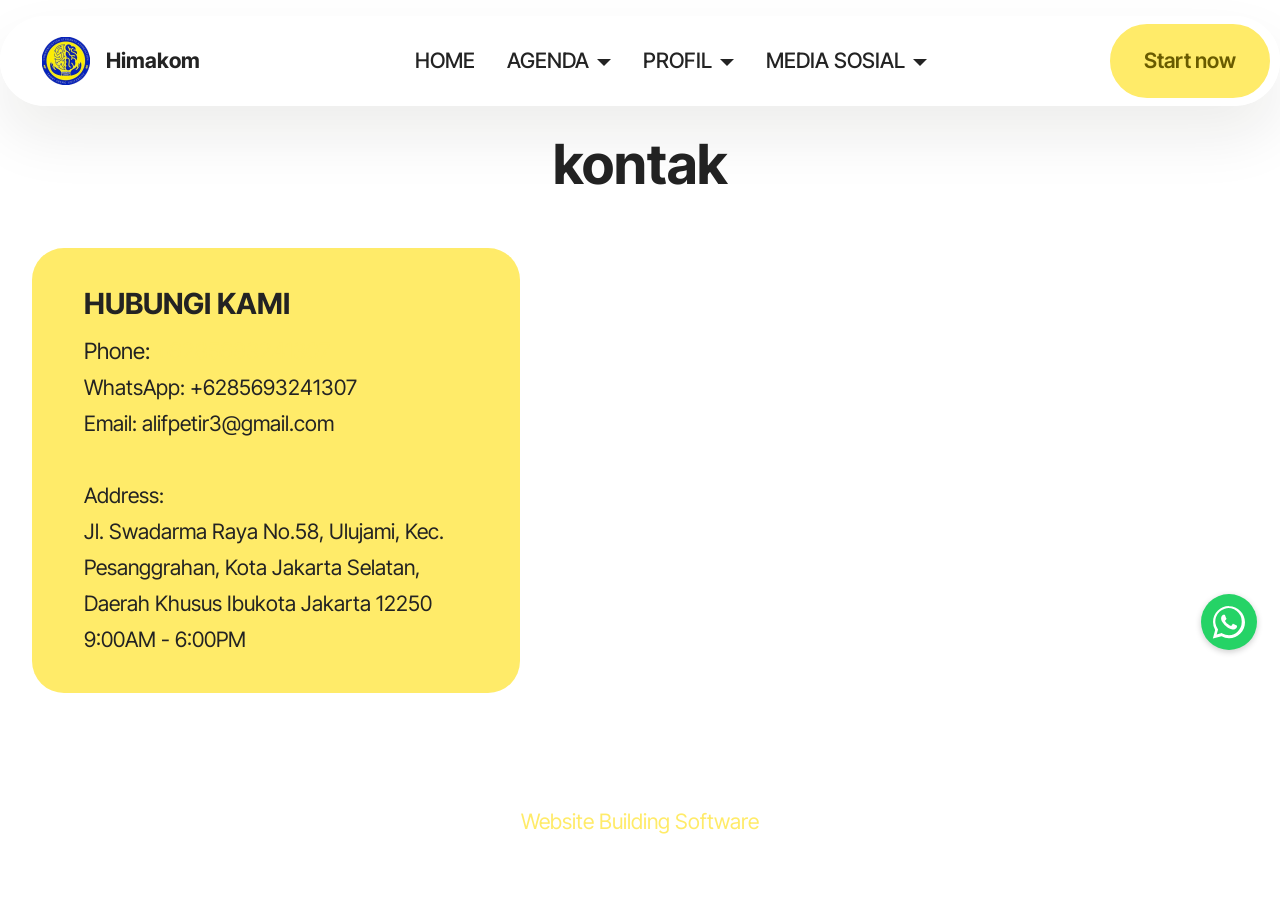
<file: page7.html>
<!DOCTYPE html>
<html  >
<head>
  <!-- Site made with Mobirise Website Builder v6.1.4, https://mobirise.com -->
  <meta charset="UTF-8">
  <meta http-equiv="X-UA-Compatible" content="IE=edge">
  <meta name="generator" content="Mobirise v6.1.4, mobirise.com">
  <meta name="viewport" content="width=device-width, initial-scale=1, minimum-scale=1">
  <link rel="shortcut icon" href="assets/images/download-removebg-preview-96x96.png" type="image/x-icon">
  <meta name="description" content="">
  
  
  <title>CONTACTS</title>
  <link rel="stylesheet" href="assets/web/assets/mobirise-icons2/mobirise2.css">
  <link rel="stylesheet" href="assets/bootstrap/css/bootstrap.min.css">
  <link rel="stylesheet" href="assets/animatecss/animate.css">
  <link rel="stylesheet" href="assets/dropdown/css/style.css">
  <link rel="stylesheet" href="assets/theme/css/style.css">
  <link rel="preload" href="https://fonts.googleapis.com/css?family=Inter+Tight:100,200,300,400,500,600,700,800,900,100i,200i,300i,400i,500i,600i,700i,800i,900i&display=swap" as="style" onload="this.onload=null;this.rel='stylesheet'">
  <noscript><link rel="stylesheet" href="https://fonts.googleapis.com/css?family=Inter+Tight:100,200,300,400,500,600,700,800,900,100i,200i,300i,400i,500i,600i,700i,800i,900i&display=swap"></noscript>
  <link rel="preload" as="style" href="assets/mobirise/css/mbr-additional.css?v=lKjVyD"><link rel="stylesheet" href="assets/mobirise/css/mbr-additional.css?v=lKjVyD" type="text/css">

  
  
  
</head>
<body>

<!-- Analytics -->
<!-- Google tag (gtag.js) -->
<script async src="https://www.googletagmanager.com/gtag/js?id=G-7Z48MQ5RSN"></script>
<script>
  window.dataLayer = window.dataLayer || [];
  function gtag(){dataLayer.push(arguments);}
  gtag('js', new Date());

  gtag('config', 'G-7Z48MQ5RSN');
</script>
<!-- /Analytics -->


  
  <section data-bs-version="5.1" class="menu menu2 cid-tJS6tZXiPa" once="menu" id="menu02-21">
	

	<nav class="navbar navbar-dropdown navbar-fixed-top navbar-expand-lg">
		<div class="container">
			<div class="navbar-brand">
				<span class="navbar-logo">
					<a href="https://mobirise.com">
						<img src="assets/images/download-removebg-preview-96x96.png" alt="Mobirise Website Builder" style="height: 3rem;">
					</a>
				</span>
				<span class="navbar-caption-wrap"><a class="navbar-caption text-black text-primary display-4" href="index.html">Himakom</a></span>
			</div>
			<button class="navbar-toggler" type="button" data-toggle="collapse" data-bs-toggle="collapse" data-target="#navbarSupportedContent" data-bs-target="#navbarSupportedContent" aria-controls="navbarNavAltMarkup" aria-expanded="false" aria-label="Toggle navigation">
				<div class="hamburger">
					<span></span>
					<span></span>
					<span></span>
					<span></span>
				</div>
			</button>
			<div class="collapse navbar-collapse" id="navbarSupportedContent">
				<ul class="navbar-nav nav-dropdown" data-app-modern-menu="true"><li class="nav-item"><a class="nav-link link text-black text-primary display-4" href="page1.html">HOME</a></li><li class="nav-item dropdown">
						<a class="nav-link link text-black text-primary dropdown-toggle display-4" href="page.html" aria-expanded="false" data-toggle="dropdown-submenu" data-bs-toggle="dropdown" data-bs-auto-close="outside">AGENDA</a><div class="dropdown-menu" aria-labelledby="dropdown-629"><a class="text-black text-primary show dropdown-item display-4" href="page.html">Agenda</a><a class="text-black text-primary dropdown-item display-4" href="page2.html">MOMENT FOTO CSA</a><a class="text-black text-primary show dropdown-item display-4" href="page5.html">VIDEO</a></div>
					</li><li class="nav-item dropdown"><a class="nav-link link text-black text-primary dropdown-toggle display-4" href="page4.html" target="_blank" data-toggle="dropdown-submenu" data-bs-toggle="dropdown" data-bs-auto-close="outside" aria-expanded="false">PROFIL</a><div class="dropdown-menu" aria-labelledby="dropdown-745"><a class="text-black text-primary show dropdown-item display-4" href="page4.html" target="_blank">profil</a><a class="text-black text-primary dropdown-item display-4" href="page3.html" target="_blank">STRUKTUR</a></div></li>
					
					<li class="nav-item dropdown"><a class="nav-link link text-black text-primary dropdown-toggle display-4" href="page8.html" data-toggle="dropdown-submenu" data-bs-toggle="dropdown" data-bs-auto-close="outside" aria-expanded="false">MEDIA SOSIAL</a><div class="dropdown-menu" aria-labelledby="dropdown-162"><a class="text-black text-primary show dropdown-item display-4" href="page9.html#social04-3f">media sosial</a><a class="text-black text-primary dropdown-item display-4" href="page7.html">CONTACTS</a></div></li></ul>
				
				<div class="navbar-buttons mbr-section-btn"><a class="btn btn-primary display-4" href="page10.html"> Start now</a></div>
			</div>
		</div>
	</nav>
</section>

<section data-bs-version="5.1" class="contacts2 map1 cid-v3clqysZJ0" id="contacts02-2f">

    

    
    <div class="container">
        <div class="mbr-section-head mb-5">
            <h3 class="mbr-section-title mbr-fonts-style align-center mb-0 display-2"><strong>kontak</strong></h3>
            
        </div>
        <div class="row justify-content-center mt-4">
            <div class="card col-12 col-md-5">
                <div class="card-wrapper">
                    <div class="text-wrapper">
                        <h5 class="cardTitle mbr-fonts-style mb-2 display-5"><strong>HUBUNGI KAMI</strong></h5>
                    <ul class="list mbr-fonts-style display-7">
                        <li class="mbr-text item-wrap"><span style="font-size: 1.4rem;">Phone: </span><a href="tel:+12345678910" class="text-primary" style="font-size: 1.4rem;">+6285693241307</a><br></li>
                        <li class="mbr-text item-wrap">WhatsApp: +6285693241307</li>
                        <li class="mbr-text item-wrap">Email: alifpetir3@gmail.com</li><li class="mbr-text item-wrap"><br></li>
                        <li class="mbr-text item-wrap">Address: </li><li class="mbr-text item-wrap">Jl. Swadarma Raya No.58, Ulujami, Kec. Pesanggrahan, Kota Jakarta Selatan, Daerah Khusus Ibukota Jakarta 12250</li><li class="mbr-text item-wrap">9:00AM - 6:00PM</li>
                    </ul>
                    </div>
                </div>
            </div>
            <div class="map-wrapper col-12 col-md-7">
                <div class="google-map"><iframe frameborder="0" style="border:0" src="https://www.google.com/maps/embed/v1/place?key=AIzaSyAtXm0x23nRCgazjDV2Kl3GTHRP411ougQ&amp;q=Jl. Swadarma Raya No.58, Ulujami, Kec. Pesanggrahan, Kota Jakarta Selatan, Daerah Khusus Ibukota Jakarta 12250" allowfullscreen=""></iframe></div>
            </div>
        </div>
    </div>
</section>

<section data-bs-version="5.1" class="_customHTML cid-v3co7RrX5l" id="design-block-2n">


<div>
  <div class="whatsapp-wrapper">
    <a target="_blank" href="https://api.whatsapp.com/send?phone=+6285693241307&text=Hi! I would like some information." class="whatsapp-button tooltip-left" data-tooltip="Write us on WhatsApp" style="background-color: #25d366;">
      <svg xmlns="http://www.w3.org/2000/svg" viewBox="0 0 32 32" width="40" height="40" fill="#ffffff">
        <path d="M16.002 3.2c-7.046 0-12.8 5.754-12.8 12.8a12.736 12.736 0 0 0 1.734 6.448l-1.861 6.821 7.002-1.835a12.726 12.726 0 0 0 5.925 1.506c7.046 0 12.8-5.754 12.8-12.8s-5.754-12.8-12.8-12.8zm0 23.36a10.57 10.57 0 0 1-5.334-1.446l-0.382-0.228-4.158 1.092 1.109-4.03-0.248-0.394a10.562 10.562 0 1 1 19.171-5.564 10.588 10.588 0 0 1-10.158 10.57zm5.692-7.998c-0.311-0.157-1.836-0.909-2.121-1.014-0.284-0.104-0.492-0.157-0.7 0.157s-0.803 1.014-0.984 1.223c-0.18 0.209-0.361 0.236-0.673 0.079-0.311-0.157-1.314-0.485-2.503-1.545-0.924-0.825-1.548-1.845-1.728-2.156-0.18-0.311-0.019-0.48 0.135-0.634 0.139-0.138 0.311-0.36 0.466-0.54 0.157-0.18 0.209-0.31 0.312-0.519 0.104-0.209 0.052-0.393-0.026-0.55-0.078-0.157-0.7-1.686-0.959-2.318-0.252-0.605-0.508-0.524-0.7-0.534-0.182-0.009-0.391-0.009-0.6-0.009s-0.55 0.079-0.837 0.393c-0.287 0.314-1.096 1.072-1.096 2.614s1.122 3.031 1.278 3.239c0.157 0.209 2.21 3.371 5.356 4.724 0.749 0.323 1.333 0.516 1.788 0.66 0.752 0.239 1.436 0.205 1.977 0.124 0.603-0.089 1.836-0.749 2.096-1.472s0.26-1.342 0.182-1.472c-0.078-0.13-0.287-0.209-0.6-0.36z"></path>
      </svg>
    </a>
  </div>
</div>

  <div style="padding:5rem; background:#c2c2c2;" class="hidden">
    <div class="align-center">
        <svg xmlns="http://www.w3.org/2000/svg" xmlns:xlink="http://www.w3.org/1999/xlink" version="1.1" width="100" height="100" viewBox="0 0 256 256" xml:space="preserve">
  <g style="stroke: none; stroke-width: 0; stroke-dasharray: none; stroke-linecap: butt; stroke-linejoin: miter; stroke-miterlimit: 10; fill: none; fill-rule: nonzero; opacity: 1;" transform="translate(1.4065934065934016 1.4065934065934016) scale(2.81 2.81)">
  <circle cx="45" cy="45" r="45" style="stroke: none; stroke-width: 1; stroke-dasharray: none; stroke-linecap: butt; stroke-linejoin: miter; stroke-miterlimit: 10; fill: rgb(42,181,64); fill-rule: nonzero; opacity: 1;" transform="  matrix(1 0 0 1 0 0) "></circle>
  <path d="M 16.138 44.738 c -0.002 5.106 1.332 10.091 3.869 14.485 l -4.112 15.013 l 15.365 -4.029 c 4.233 2.309 8.999 3.525 13.85 3.527 h 0.012 c 15.973 0 28.976 -12.999 28.983 -28.974 c 0.003 -7.742 -3.01 -15.022 -8.481 -20.498 c -5.472 -5.476 -12.749 -8.494 -20.502 -8.497 C 29.146 15.765 16.145 28.762 16.138 44.738 M 25.288 58.466 l -0.574 -0.911 c -2.412 -3.834 -3.685 -8.266 -3.683 -12.816 c 0.005 -13.278 10.811 -24.081 24.099 -24.081 c 6.435 0.003 12.482 2.511 17.031 7.062 c 4.548 4.552 7.051 10.603 7.05 17.037 C 69.205 58.036 58.399 68.84 45.121 68.84 h -0.009 c -4.323 -0.003 -8.563 -1.163 -12.261 -3.357 l -0.88 -0.522 l -9.118 2.391 L 25.288 58.466 z M 45.122 73.734 L 45.122 73.734 L 45.122 73.734 C 45.122 73.734 45.121 73.734 45.122 73.734" style="stroke: none; stroke-width: 1; stroke-dasharray: none; stroke-linecap: butt; stroke-linejoin: miter; stroke-miterlimit: 10; fill: rgb(255,255,255); fill-rule: nonzero; opacity: 1;" transform=" matrix(1 0 0 1 0 0) " stroke-linecap="round"></path>
  <path d="M 37.878 32.624 c -0.543 -1.206 -1.113 -1.23 -1.63 -1.251 c -0.422 -0.018 -0.905 -0.017 -1.388 -0.017 c -0.483 0 -1.268 0.181 -1.931 0.906 c -0.664 0.725 -2.535 2.477 -2.535 6.039 c 0 3.563 2.595 7.006 2.957 7.49 c 0.362 0.483 5.01 8.028 12.37 10.931 c 6.118 2.412 7.362 1.933 8.69 1.812 c 1.328 -0.121 4.285 -1.751 4.888 -3.442 c 0.604 -1.691 0.604 -3.14 0.423 -3.443 c -0.181 -0.302 -0.664 -0.483 -1.388 -0.845 c -0.724 -0.362 -4.285 -2.114 -4.948 -2.356 c -0.664 -0.241 -1.147 -0.362 -1.63 0.363 c -0.483 0.724 -1.87 2.355 -2.292 2.838 c -0.422 0.484 -0.845 0.544 -1.569 0.182 c -0.724 -0.363 -3.057 -1.127 -5.824 -3.594 c -2.153 -1.92 -3.606 -4.29 -4.029 -5.015 c -0.422 -0.724 -0.045 -1.116 0.318 -1.477 c 0.325 -0.324 0.724 -0.846 1.087 -1.268 c 0.361 -0.423 0.482 -0.725 0.723 -1.208 c 0.242 -0.483 0.121 -0.906 -0.06 -1.269 C 39.929 37.637 38.522 34.056 37.878 32.624" style="stroke: none; stroke-width: 1; stroke-dasharray: none; stroke-linecap: butt; stroke-linejoin: miter; stroke-miterlimit: 10; fill: rgb(255,255,255); fill-rule: nonzero; opacity: 1;" transform=" matrix(1 0 0 1 0 0) " stroke-linecap="round"></path>
  </g>
  </svg>
      <p>
        <br><br><br><strong>Whatsapp Button</strong><br><br>
        Click the gear icon to configure.<br>this text will be removed in preview/public<br><br>
      </p>
    </div>
  </div>

</section><section class="display-7" style="padding: 0;align-items: center;justify-content: center;flex-wrap: wrap;    align-content: center;display: flex;position: relative;height: 4rem;"><a href="https://mobiri.se/4271577" style="flex: 1 1;height: 4rem;position: absolute;width: 100%;z-index: 1;"><img alt="" style="height: 4rem;" src="[data-uri]"></a><p style="margin: 0;text-align: center;" class="display-7">&#8204;</p><a style="z-index:1" href="https://mobirise.com"> Website Building Software</a></section><script src="assets/bootstrap/js/bootstrap.bundle.min.js"></script>  <script src="assets/smoothscroll/smooth-scroll.js"></script>  <script src="assets/ytplayer/index.js"></script>  <script src="assets/dropdown/js/navbar-dropdown.js"></script>  <script src="assets/theme/js/script.js"></script>  
  
  
  <input name="animation" type="hidden">
  </body>
</html>
</file>
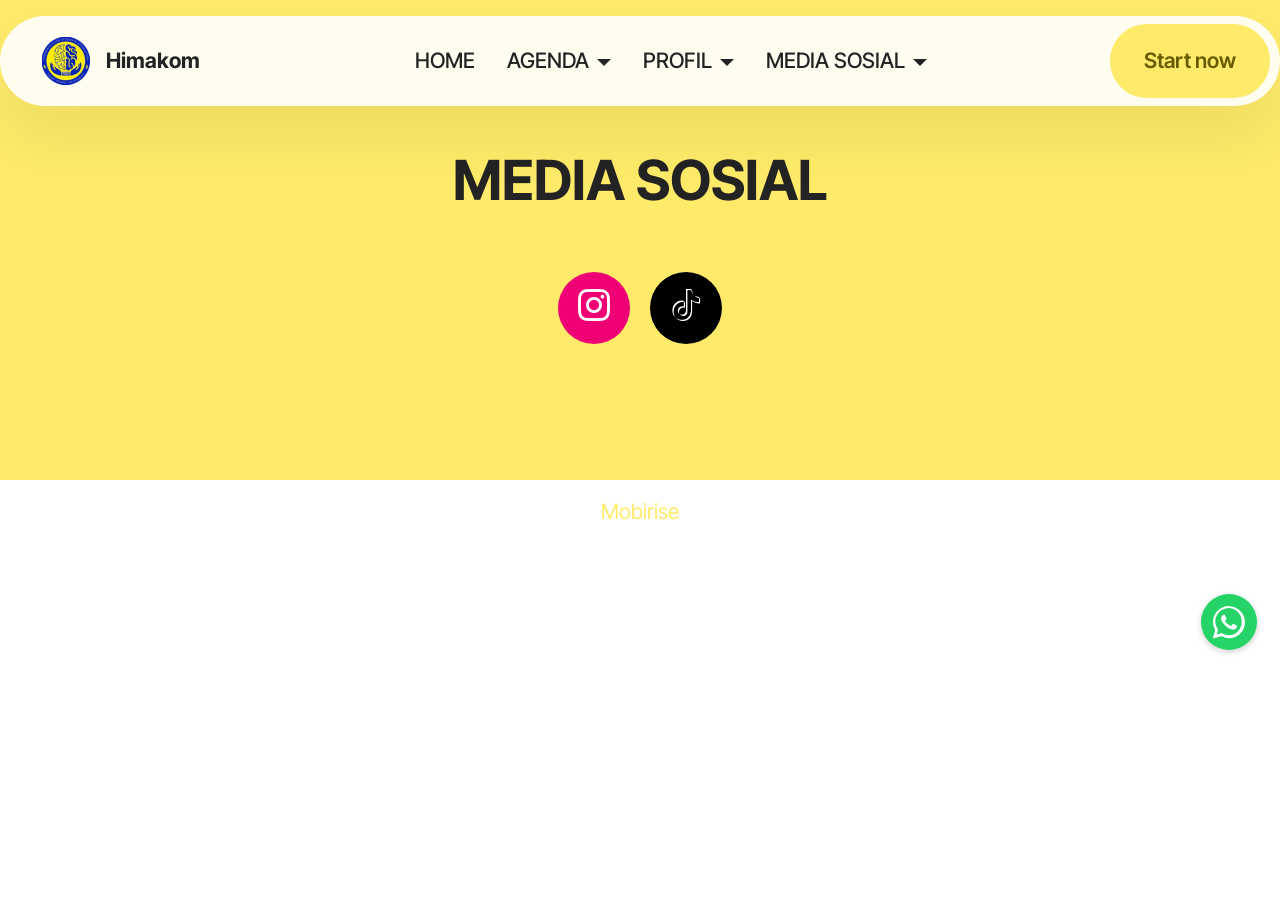
<file: page9.html>
<!DOCTYPE html>
<html  >
<head>
  <!-- Site made with Mobirise Website Builder v6.1.4, https://mobirise.com -->
  <meta charset="UTF-8">
  <meta http-equiv="X-UA-Compatible" content="IE=edge">
  <meta name="generator" content="Mobirise v6.1.4, mobirise.com">
  <meta name="viewport" content="width=device-width, initial-scale=1, minimum-scale=1">
  <link rel="shortcut icon" href="assets/images/download-removebg-preview-96x96.png" type="image/x-icon">
  <meta name="description" content="">
  
  
  <title>MEDIA SOSIAL</title>
  <link rel="stylesheet" href="assets/web/assets/mobirise-icons2/mobirise2.css">
  <link rel="stylesheet" href="assets/bootstrap/css/bootstrap.min.css">
  <link rel="stylesheet" href="assets/animatecss/animate.css">
  <link rel="stylesheet" href="assets/dropdown/css/style.css">
  <link rel="stylesheet" href="assets/socicon/css/styles.css">
  <link rel="stylesheet" href="assets/theme/css/style.css">
  <link rel="preload" href="https://fonts.googleapis.com/css?family=Inter+Tight:100,200,300,400,500,600,700,800,900,100i,200i,300i,400i,500i,600i,700i,800i,900i&display=swap" as="style" onload="this.onload=null;this.rel='stylesheet'">
  <noscript><link rel="stylesheet" href="https://fonts.googleapis.com/css?family=Inter+Tight:100,200,300,400,500,600,700,800,900,100i,200i,300i,400i,500i,600i,700i,800i,900i&display=swap"></noscript>
  <link rel="preload" as="style" href="assets/mobirise/css/mbr-additional.css?v=oXvKWz"><link rel="stylesheet" href="assets/mobirise/css/mbr-additional.css?v=oXvKWz" type="text/css">

  
  
  
</head>
<body>

<!-- Analytics -->
<!-- Google tag (gtag.js) -->
<script async src="https://www.googletagmanager.com/gtag/js?id=G-7Z48MQ5RSN"></script>
<script>
  window.dataLayer = window.dataLayer || [];
  function gtag(){dataLayer.push(arguments);}
  gtag('js', new Date());

  gtag('config', 'G-7Z48MQ5RSN');
</script>
<!-- /Analytics -->


  
  <section data-bs-version="5.1" class="menu menu2 cid-tJS6tZXiPa" once="menu" id="menu02-1z">
	

	<nav class="navbar navbar-dropdown navbar-fixed-top navbar-expand-lg">
		<div class="container">
			<div class="navbar-brand">
				<span class="navbar-logo">
					<a href="https://mobirise.com">
						<img src="assets/images/download-removebg-preview-96x96.png" alt="Mobirise Website Builder" style="height: 3rem;">
					</a>
				</span>
				<span class="navbar-caption-wrap"><a class="navbar-caption text-black text-primary display-4" href="index.html">Himakom</a></span>
			</div>
			<button class="navbar-toggler" type="button" data-toggle="collapse" data-bs-toggle="collapse" data-target="#navbarSupportedContent" data-bs-target="#navbarSupportedContent" aria-controls="navbarNavAltMarkup" aria-expanded="false" aria-label="Toggle navigation">
				<div class="hamburger">
					<span></span>
					<span></span>
					<span></span>
					<span></span>
				</div>
			</button>
			<div class="collapse navbar-collapse" id="navbarSupportedContent">
				<ul class="navbar-nav nav-dropdown" data-app-modern-menu="true"><li class="nav-item"><a class="nav-link link text-black text-primary display-4" href="page1.html">HOME</a></li><li class="nav-item dropdown">
						<a class="nav-link link text-black text-primary dropdown-toggle display-4" href="page.html" aria-expanded="false" data-toggle="dropdown-submenu" data-bs-toggle="dropdown" data-bs-auto-close="outside">AGENDA</a><div class="dropdown-menu" aria-labelledby="dropdown-629"><a class="text-black text-primary show dropdown-item display-4" href="page.html">Agenda</a><a class="text-black text-primary dropdown-item display-4" href="page2.html">MOMENT FOTO CSA</a><a class="text-black text-primary show dropdown-item display-4" href="page5.html">VIDEO</a></div>
					</li><li class="nav-item dropdown"><a class="nav-link link text-black text-primary dropdown-toggle display-4" href="page4.html" target="_blank" data-toggle="dropdown-submenu" data-bs-toggle="dropdown" data-bs-auto-close="outside" aria-expanded="false">PROFIL</a><div class="dropdown-menu" aria-labelledby="dropdown-745"><a class="text-black text-primary show dropdown-item display-4" href="page4.html" target="_blank">profil</a><a class="text-black text-primary dropdown-item display-4" href="page3.html" target="_blank">STRUKTUR</a></div></li>
					
					<li class="nav-item dropdown"><a class="nav-link link text-black text-primary dropdown-toggle display-4" href="page8.html" data-toggle="dropdown-submenu" data-bs-toggle="dropdown" data-bs-auto-close="outside" aria-expanded="false">MEDIA SOSIAL</a><div class="dropdown-menu" aria-labelledby="dropdown-162"><a class="text-black text-primary show dropdown-item display-4" href="page9.html#social04-3f">media sosial</a><a class="text-black text-primary dropdown-item display-4" href="page7.html">CONTACTS</a></div></li></ul>
				
				<div class="navbar-buttons mbr-section-btn"><a class="btn btn-primary display-4" href="page10.html"> Start now</a></div>
			</div>
		</div>
	</nav>
</section>

<section data-bs-version="5.1" class="_customHTML cid-v3ewyqBsRK" id="design-block-2x">


<div>
  <div class="whatsapp-wrapper">
    <a target="_blank" href="https://api.whatsapp.com/send?phone=+6285693241307&text=Hi! I would like some information." class="whatsapp-button tooltip-left" data-tooltip="Write us on WhatsApp" style="background-color: #25d366;">
      <svg xmlns="http://www.w3.org/2000/svg" viewBox="0 0 32 32" width="40" height="40" fill="#ffffff">
        <path d="M16.002 3.2c-7.046 0-12.8 5.754-12.8 12.8a12.736 12.736 0 0 0 1.734 6.448l-1.861 6.821 7.002-1.835a12.726 12.726 0 0 0 5.925 1.506c7.046 0 12.8-5.754 12.8-12.8s-5.754-12.8-12.8-12.8zm0 23.36a10.57 10.57 0 0 1-5.334-1.446l-0.382-0.228-4.158 1.092 1.109-4.03-0.248-0.394a10.562 10.562 0 1 1 19.171-5.564 10.588 10.588 0 0 1-10.158 10.57zm5.692-7.998c-0.311-0.157-1.836-0.909-2.121-1.014-0.284-0.104-0.492-0.157-0.7 0.157s-0.803 1.014-0.984 1.223c-0.18 0.209-0.361 0.236-0.673 0.079-0.311-0.157-1.314-0.485-2.503-1.545-0.924-0.825-1.548-1.845-1.728-2.156-0.18-0.311-0.019-0.48 0.135-0.634 0.139-0.138 0.311-0.36 0.466-0.54 0.157-0.18 0.209-0.31 0.312-0.519 0.104-0.209 0.052-0.393-0.026-0.55-0.078-0.157-0.7-1.686-0.959-2.318-0.252-0.605-0.508-0.524-0.7-0.534-0.182-0.009-0.391-0.009-0.6-0.009s-0.55 0.079-0.837 0.393c-0.287 0.314-1.096 1.072-1.096 2.614s1.122 3.031 1.278 3.239c0.157 0.209 2.21 3.371 5.356 4.724 0.749 0.323 1.333 0.516 1.788 0.66 0.752 0.239 1.436 0.205 1.977 0.124 0.603-0.089 1.836-0.749 2.096-1.472s0.26-1.342 0.182-1.472c-0.078-0.13-0.287-0.209-0.6-0.36z"></path>
      </svg>
    </a>
  </div>
</div>

  <div style="padding:5rem; background:#c2c2c2;" class="hidden">
    <div class="align-center">
        <svg xmlns="http://www.w3.org/2000/svg" xmlns:xlink="http://www.w3.org/1999/xlink" version="1.1" width="100" height="100" viewBox="0 0 256 256" xml:space="preserve">
  <g style="stroke: none; stroke-width: 0; stroke-dasharray: none; stroke-linecap: butt; stroke-linejoin: miter; stroke-miterlimit: 10; fill: none; fill-rule: nonzero; opacity: 1;" transform="translate(1.4065934065934016 1.4065934065934016) scale(2.81 2.81)">
  <circle cx="45" cy="45" r="45" style="stroke: none; stroke-width: 1; stroke-dasharray: none; stroke-linecap: butt; stroke-linejoin: miter; stroke-miterlimit: 10; fill: rgb(42,181,64); fill-rule: nonzero; opacity: 1;" transform="  matrix(1 0 0 1 0 0) "></circle>
  <path d="M 16.138 44.738 c -0.002 5.106 1.332 10.091 3.869 14.485 l -4.112 15.013 l 15.365 -4.029 c 4.233 2.309 8.999 3.525 13.85 3.527 h 0.012 c 15.973 0 28.976 -12.999 28.983 -28.974 c 0.003 -7.742 -3.01 -15.022 -8.481 -20.498 c -5.472 -5.476 -12.749 -8.494 -20.502 -8.497 C 29.146 15.765 16.145 28.762 16.138 44.738 M 25.288 58.466 l -0.574 -0.911 c -2.412 -3.834 -3.685 -8.266 -3.683 -12.816 c 0.005 -13.278 10.811 -24.081 24.099 -24.081 c 6.435 0.003 12.482 2.511 17.031 7.062 c 4.548 4.552 7.051 10.603 7.05 17.037 C 69.205 58.036 58.399 68.84 45.121 68.84 h -0.009 c -4.323 -0.003 -8.563 -1.163 -12.261 -3.357 l -0.88 -0.522 l -9.118 2.391 L 25.288 58.466 z M 45.122 73.734 L 45.122 73.734 L 45.122 73.734 C 45.122 73.734 45.121 73.734 45.122 73.734" style="stroke: none; stroke-width: 1; stroke-dasharray: none; stroke-linecap: butt; stroke-linejoin: miter; stroke-miterlimit: 10; fill: rgb(255,255,255); fill-rule: nonzero; opacity: 1;" transform=" matrix(1 0 0 1 0 0) " stroke-linecap="round"></path>
  <path d="M 37.878 32.624 c -0.543 -1.206 -1.113 -1.23 -1.63 -1.251 c -0.422 -0.018 -0.905 -0.017 -1.388 -0.017 c -0.483 0 -1.268 0.181 -1.931 0.906 c -0.664 0.725 -2.535 2.477 -2.535 6.039 c 0 3.563 2.595 7.006 2.957 7.49 c 0.362 0.483 5.01 8.028 12.37 10.931 c 6.118 2.412 7.362 1.933 8.69 1.812 c 1.328 -0.121 4.285 -1.751 4.888 -3.442 c 0.604 -1.691 0.604 -3.14 0.423 -3.443 c -0.181 -0.302 -0.664 -0.483 -1.388 -0.845 c -0.724 -0.362 -4.285 -2.114 -4.948 -2.356 c -0.664 -0.241 -1.147 -0.362 -1.63 0.363 c -0.483 0.724 -1.87 2.355 -2.292 2.838 c -0.422 0.484 -0.845 0.544 -1.569 0.182 c -0.724 -0.363 -3.057 -1.127 -5.824 -3.594 c -2.153 -1.92 -3.606 -4.29 -4.029 -5.015 c -0.422 -0.724 -0.045 -1.116 0.318 -1.477 c 0.325 -0.324 0.724 -0.846 1.087 -1.268 c 0.361 -0.423 0.482 -0.725 0.723 -1.208 c 0.242 -0.483 0.121 -0.906 -0.06 -1.269 C 39.929 37.637 38.522 34.056 37.878 32.624" style="stroke: none; stroke-width: 1; stroke-dasharray: none; stroke-linecap: butt; stroke-linejoin: miter; stroke-miterlimit: 10; fill: rgb(255,255,255); fill-rule: nonzero; opacity: 1;" transform=" matrix(1 0 0 1 0 0) " stroke-linecap="round"></path>
  </g>
  </svg>
      <p>
        <br><br><br><strong>Whatsapp Button</strong><br><br>
        Click the gear icon to configure.<br>this text will be removed in preview/public<br><br>
      </p>
    </div>
  </div>

</section>

<section data-bs-version="5.1" class="social4 cid-v8ua0ESgl5" id="social04-3f">
    
    
    

    <div class="container">
        <div class="media-container-row">
            <div class="col-12">
                <h3 class="mbr-section-title align-center mb-5 mbr-fonts-style display-2"><strong>MEDIA SOSIAL</strong></h3>
                <div class="social-list align-center">
                    
                    
                    <a class="iconfont-wrapper bg-instagram m-2" href="https://www.instagram.com/csa.tau?igsh=aTRmNTZwbnVyaGI0" target="_blank">
                        <span class="socicon-instagram socicon"></span>
                    </a>
                    
                    
                    
                    
                    
                    <a class="iconfont-wrapper bg-tiktok m-2" href="https://www.tiktok.com/@csa.tau?_r=1&_t=ZS-937lOdQlCGy" target="_blank">
                        <span class="socicon-tiktok socicon"></span>
                    </a>
                    
                    
                </div>
            </div>
        </div>
    </div>
</section><section class="display-7" style="padding: 0;align-items: center;justify-content: center;flex-wrap: wrap;    align-content: center;display: flex;position: relative;height: 4rem;"><a href="https://mobiri.se/4271577" style="flex: 1 1;height: 4rem;position: absolute;width: 100%;z-index: 1;"><img alt="" style="height: 4rem;" src="[data-uri]"></a><p style="margin: 0;text-align: center;" class="display-7">&#8204;</p><a style="z-index:1" href="https://mobirise.com">Mobirise </a></section><script src="assets/bootstrap/js/bootstrap.bundle.min.js"></script>  <script src="assets/smoothscroll/smooth-scroll.js"></script>  <script src="assets/ytplayer/index.js"></script>  <script src="assets/dropdown/js/navbar-dropdown.js"></script>  <script src="assets/theme/js/script.js"></script>  
  
  
  <input name="animation" type="hidden">
  </body>
</html>
</file>
<file: assets/web/assets/mobirise-icons2/mobirise2.css>
@font-face {
  font-family: 'Moririse2';
  font-display: swap;
  src:  url('mobirise2.eot?f2bix4');
  src:  url('mobirise2.eot?f2bix4#iefix') format('embedded-opentype'),
    url('mobirise2.ttf?f2bix4') format('truetype'),
    url('mobirise2.woff?f2bix4') format('woff'),
    url('mobirise2.svg?f2bix4#mobirise2') format('svg');
  font-weight: normal;
  font-style: normal;
}

[class^="mobi-"], [class*=" mobi-"] {
  /* use !important to prevent issues with browser extensions that change fonts */
  font-family: 'Moririse2' !important;
  speak: none;
  font-style: normal;
  font-weight: normal;
  font-variant: normal;
  text-transform: none;
  line-height: 1;

  /* Better Font Rendering =========== */
  -webkit-font-smoothing: antialiased;
  -moz-osx-font-smoothing: grayscale;
}

.mobi-mbri-add-submenu:before {
  content: "\e900";
}
.mobi-mbri-alert:before {
  content: "\e901";
}
.mobi-mbri-align-center:before {
  content: "\e902";
}
.mobi-mbri-align-justify:before {
  content: "\e903";
}
.mobi-mbri-align-left:before {
  content: "\e904";
}
.mobi-mbri-align-right:before {
  content: "\e905";
}
.mobi-mbri-android:before {
  content: "\e906";
}
.mobi-mbri-apple:before {
  content: "\e907";
}
.mobi-mbri-arrow-down:before {
  content: "\e908";
}
.mobi-mbri-arrow-next:before {
  content: "\e909";
}
.mobi-mbri-arrow-prev:before {
  content: "\e90a";
}
.mobi-mbri-arrow-up:before {
  content: "\e90b";
}
.mobi-mbri-bold:before {
  content: "\e90c";
}
.mobi-mbri-bookmark:before {
  content: "\e90d";
}
.mobi-mbri-bootstrap:before {
  content: "\e90e";
}
.mobi-mbri-briefcase:before {
  content: "\e90f";
}
.mobi-mbri-browse:before {
  content: "\e910";
}
.mobi-mbri-bulleted-list:before {
  content: "\e911";
}
.mobi-mbri-calendar:before {
  content: "\e912";
}
.mobi-mbri-camera:before {
  content: "\e913";
}
.mobi-mbri-cart-add:before {
  content: "\e914";
}
.mobi-mbri-cart-full:before {
  content: "\e915";
}
.mobi-mbri-cash:before {
  content: "\e916";
}
.mobi-mbri-change-style:before {
  content: "\e917";
}
.mobi-mbri-chat:before {
  content: "\e918";
}
.mobi-mbri-clock:before {
  content: "\e919";
}
.mobi-mbri-close:before {
  content: "\e91a";
}
.mobi-mbri-cloud:before {
  content: "\e91b";
}
.mobi-mbri-code:before {
  content: "\e91c";
}
.mobi-mbri-contact-form:before {
  content: "\e91d";
}
.mobi-mbri-credit-card:before {
  content: "\e91e";
}
.mobi-mbri-cursor-click:before {
  content: "\e91f";
}
.mobi-mbri-cust-feedback:before {
  content: "\e920";
}
.mobi-mbri-database:before {
  content: "\e921";
}
.mobi-mbri-delivery:before {
  content: "\e922";
}
.mobi-mbri-desktop:before {
  content: "\e923";
}
.mobi-mbri-devices:before {
  content: "\e924";
}
.mobi-mbri-down:before {
  content: "\e925";
}
.mobi-mbri-download-2:before {
  content: "\e926";
}
.mobi-mbri-download:before {
  content: "\e927";
}
.mobi-mbri-drag-n-drop-2:before {
  content: "\e928";
}
.mobi-mbri-drag-n-drop:before {
  content: "\e929";
}
.mobi-mbri-edit-2:before {
  content: "\e92a";
}
.mobi-mbri-edit:before {
  content: "\e92b";
}
.mobi-mbri-error:before {
  content: "\e92c";
}
.mobi-mbri-extension:before {
  content: "\e92d";
}
.mobi-mbri-features:before {
  content: "\e92e";
}
.mobi-mbri-file:before {
  content: "\e92f";
}
.mobi-mbri-flag:before {
  content: "\e930";
}
.mobi-mbri-folder:before {
  content: "\e931";
}
.mobi-mbri-gift:before {
  content: "\e932";
}
.mobi-mbri-github:before {
  content: "\e933";
}
.mobi-mbri-globe-2:before {
  content: "\e934";
}
.mobi-mbri-globe:before {
  content: "\e935";
}
.mobi-mbri-growing-chart:before {
  content: "\e936";
}
.mobi-mbri-hearth:before {
  content: "\e937";
}
.mobi-mbri-help:before {
  content: "\e938";
}
.mobi-mbri-home:before {
  content: "\e939";
}
.mobi-mbri-hot-cup:before {
  content: "\e93a";
}
.mobi-mbri-idea:before {
  content: "\e93b";
}
.mobi-mbri-image-gallery:before {
  content: "\e93c";
}
.mobi-mbri-image-slider:before {
  content: "\e93d";
}
.mobi-mbri-info:before {
  content: "\e93e";
}
.mobi-mbri-italic:before {
  content: "\e93f";
}
.mobi-mbri-key:before {
  content: "\e940";
}
.mobi-mbri-laptop:before {
  content: "\e941";
}
.mobi-mbri-layers:before {
  content: "\e942";
}
.mobi-mbri-left-right:before {
  content: "\e943";
}
.mobi-mbri-left:before {
  content: "\e944";
}
.mobi-mbri-letter:before {
  content: "\e945";
}
.mobi-mbri-like:before {
  content: "\e946";
}
.mobi-mbri-link:before {
  content: "\e947";
}
.mobi-mbri-lock:before {
  content: "\e948";
}
.mobi-mbri-login:before {
  content: "\e949";
}
.mobi-mbri-logout:before {
  content: "\e94a";
}
.mobi-mbri-magic-stick:before {
  content: "\e94b";
}
.mobi-mbri-map-pin:before {
  content: "\e94c";
}
.mobi-mbri-menu:before {
  content: "\e94d";
}
.mobi-mbri-mobile-2:before {
  content: "\e94e";
}
.mobi-mbri-mobile-horizontal:before {
  content: "\e94f";
}
.mobi-mbri-mobile:before {
  content: "\e950";
}
.mobi-mbri-mobirise:before {
  content: "\e951";
}
.mobi-mbri-more-horizontal:before {
  content: "\e952";
}
.mobi-mbri-more-vertical:before {
  content: "\e953";
}
.mobi-mbri-music:before {
  content: "\e954";
}
.mobi-mbri-new-file:before {
  content: "\e955";
}
.mobi-mbri-numbered-list:before {
  content: "\e956";
}
.mobi-mbri-opened-folder:before {
  content: "\e957";
}
.mobi-mbri-pages:before {
  content: "\e958";
}
.mobi-mbri-paper-plane:before {
  content: "\e959";
}
.mobi-mbri-paperclip:before {
  content: "\e95a";
}
.mobi-mbri-phone:before {
  content: "\e95b";
}
.mobi-mbri-photo:before {
  content: "\e95c";
}
.mobi-mbri-photos:before {
  content: "\e95d";
}
.mobi-mbri-pin:before {
  content: "\e95e";
}
.mobi-mbri-play:before {
  content: "\e95f";
}
.mobi-mbri-plus:before {
  content: "\e960";
}
.mobi-mbri-preview:before {
  content: "\e961";
}
.mobi-mbri-print:before {
  content: "\e962";
}
.mobi-mbri-protect:before {
  content: "\e963";
}
.mobi-mbri-question:before {
  content: "\e964";
}
.mobi-mbri-quote-left:before {
  content: "\e965";
}
.mobi-mbri-quote-right:before {
  content: "\e966";
}
.mobi-mbri-redo:before {
  content: "\e967";
}
.mobi-mbri-refresh:before {
  content: "\e968";
}
.mobi-mbri-responsive-2:before {
  content: "\e969";
}
.mobi-mbri-responsive:before {
  content: "\e96a";
}
.mobi-mbri-right:before {
  content: "\e96b";
}
.mobi-mbri-rocket:before {
  content: "\e96c";
}
.mobi-mbri-sad-face:before {
  content: "\e96d";
}
.mobi-mbri-sale:before {
  content: "\e96e";
}
.mobi-mbri-save:before {
  content: "\e96f";
}
.mobi-mbri-search:before {
  content: "\e970";
}
.mobi-mbri-setting-2:before {
  content: "\e971";
}
.mobi-mbri-setting-3:before {
  content: "\e972";
}
.mobi-mbri-setting:before {
  content: "\e973";
}
.mobi-mbri-share:before {
  content: "\e974";
}
.mobi-mbri-shopping-bag:before {
  content: "\e975";
}
.mobi-mbri-shopping-basket:before {
  content: "\e976";
}
.mobi-mbri-shopping-cart:before {
  content: "\e977";
}
.mobi-mbri-sites:before {
  content: "\e978";
}
.mobi-mbri-smile-face:before {
  content: "\e979";
}
.mobi-mbri-speed:before {
  content: "\e97a";
}
.mobi-mbri-star:before {
  content: "\e97b";
}
.mobi-mbri-success:before {
  content: "\e97c";
}
.mobi-mbri-sun:before {
  content: "\e97d";
}
.mobi-mbri-sun2:before {
  content: "\e97e";
}
.mobi-mbri-tablet-vertical:before {
  content: "\e97f";
}
.mobi-mbri-tablet:before {
  content: "\e980";
}
.mobi-mbri-target:before {
  content: "\e981";
}
.mobi-mbri-timer:before {
  content: "\e982";
}
.mobi-mbri-to-ftp:before {
  content: "\e983";
}
.mobi-mbri-to-local-drive:before {
  content: "\e984";
}
.mobi-mbri-touch-swipe:before {
  content: "\e985";
}
.mobi-mbri-touch:before {
  content: "\e986";
}
.mobi-mbri-trash:before {
  content: "\e987";
}
.mobi-mbri-underline:before {
  content: "\e988";
}
.mobi-mbri-undo:before {
  content: "\e989";
}
.mobi-mbri-unlink:before {
  content: "\e98a";
}
.mobi-mbri-unlock:before {
  content: "\e98b";
}
.mobi-mbri-up-down:before {
  content: "\e98c";
}
.mobi-mbri-up:before {
  content: "\e98d";
}
.mobi-mbri-update:before {
  content: "\e98e";
}
.mobi-mbri-upload-2:before {
  content: "\e98f";
}
.mobi-mbri-upload:before {
  content: "\e990";
}
.mobi-mbri-user-2:before {
  content: "\e991";
}
.mobi-mbri-user:before {
  content: "\e992";
}
.mobi-mbri-users:before {
  content: "\e993";
}
.mobi-mbri-video-play:before {
  content: "\e994";
}
.mobi-mbri-video:before {
  content: "\e995";
}
.mobi-mbri-watch:before {
  content: "\e996";
}
.mobi-mbri-website-theme-2:before {
  content: "\e997";
}
.mobi-mbri-website-theme:before {
  content: "\e998";
}
.mobi-mbri-wifi:before {
  content: "\e999";
}
.mobi-mbri-windows:before {
  content: "\e99a";
}
.mobi-mbri-zoom-in:before {
  content: "\e99b";
}
.mobi-mbri-zoom-out:before {
  content: "\e99c";
}
</file>
<file: assets/dropdown/css/style.css>
.navbar-dropdown {
  left: 0;
  padding: 0;
  position: absolute;
  right: 0;
  top: 0;
  transition: all 0.45s ease;
  z-index: 1030;
  background: #282828; }
  .navbar-dropdown .navbar-logo {
    margin-right: 0.8rem;
    transition: margin 0.3s ease-in-out;
    vertical-align: middle; }
    .navbar-dropdown .navbar-logo img {
      height: 3.125rem;
      transition: all 0.3s ease-in-out; }
    .navbar-dropdown .navbar-logo.mbr-iconfont {
      font-size: 3.125rem;
      line-height: 3.125rem; }
  .navbar-dropdown .navbar-caption {
    font-weight: 700;
    white-space: normal;
    vertical-align: -4px;
    line-height: 3.125rem !important; }
    .navbar-dropdown .navbar-caption, .navbar-dropdown .navbar-caption:hover {
      color: inherit;
      text-decoration: none; }
  .navbar-dropdown .mbr-iconfont + .navbar-caption {
    vertical-align: -1px; }
  .navbar-dropdown.navbar-fixed-top {
    position: fixed; }
  .navbar-dropdown .navbar-brand span {
    vertical-align: -4px; }
  .navbar-dropdown.bg-color.transparent {
    background: none; }
  .navbar-dropdown.navbar-short .navbar-brand {
    padding: 0.625rem 0; }
    .navbar-dropdown.navbar-short .navbar-brand span {
      vertical-align: -1px; }
  .navbar-dropdown.navbar-short .navbar-caption {
    line-height: 2.375rem !important;
    vertical-align: -2px; }
  .navbar-dropdown.navbar-short .navbar-logo {
    margin-right: 0.5rem; }
    .navbar-dropdown.navbar-short .navbar-logo img {
      height: 2.375rem; }
    .navbar-dropdown.navbar-short .navbar-logo.mbr-iconfont {
      font-size: 2.375rem;
      line-height: 2.375rem; }
  .navbar-dropdown.navbar-short .mbr-table-cell {
    height: 3.625rem; }
  .navbar-dropdown .navbar-close {
    left: 0.6875rem;
    position: fixed;
    top: 0.75rem;
    z-index: 1000; }
  .navbar-dropdown .hamburger-icon {
    content: "";
    display: inline-block;
    vertical-align: middle;
    width: 16px;
    -webkit-box-shadow: 0 -6px 0 1px #282828,0 0 0 1px #282828,0 6px 0 1px #282828;
    -moz-box-shadow: 0 -6px 0 1px #282828,0 0 0 1px #282828,0 6px 0 1px #282828;
    box-shadow: 0 -6px 0 1px #282828,0 0 0 1px #282828,0 6px 0 1px #282828; }

.dropdown-menu .dropdown-toggle[data-toggle="dropdown-submenu"]::after {
  border-bottom: 0.35em solid transparent;
  border-left: 0.35em solid;
  border-right: 0;
  border-top: 0.35em solid transparent;
  margin-left: 0.3rem; }

.dropdown-menu .dropdown-item:focus {
  outline: 0; }

.nav-dropdown {
  font-size: 0.75rem;
  font-weight: 500;
  height: auto !important; }
  .nav-dropdown .nav-btn {
    padding-left: 1rem; }
  .nav-dropdown .link {
    margin: .667em 1.667em;
    font-weight: 500;
    padding: 0;
    transition: color .2s ease-in-out; }
    .nav-dropdown .link.dropdown-toggle {
      margin-right: 2.583em; }
      .nav-dropdown .link.dropdown-toggle::after {
        margin-left: .25rem;
        border-top: 0.35em solid;
        border-right: 0.35em solid transparent;
        border-left: 0.35em solid transparent;
        border-bottom: 0; }
      .nav-dropdown .link.dropdown-toggle[aria-expanded="true"] {
        margin: 0;
        padding: 0.667em 3.263em  0.667em 1.667em; }
  .nav-dropdown .link::after,
  .nav-dropdown .dropdown-item::after {
    color: inherit; }
  .nav-dropdown .btn {
    font-size: 0.75rem;
    font-weight: 700;
    letter-spacing: 0;
    margin-bottom: 0;
    padding-left: 1.25rem;
    padding-right: 1.25rem; }
  .nav-dropdown .dropdown-menu {
    border-radius: 0;
    border: 0;
    left: 0;
    margin: 0;
    padding-bottom: 1.25rem;
    padding-top: 1.25rem;
    position: relative; }
  .nav-dropdown .dropdown-submenu {
    margin-left: 0.125rem;
    top: 0; }
  .nav-dropdown .dropdown-item {
    font-weight: 500;
    line-height: 2;
    padding: 0.3846em 4.615em 0.3846em 1.5385em;
    position: relative;
    transition: color .2s ease-in-out, background-color .2s ease-in-out; }
    .nav-dropdown .dropdown-item::after {
      margin-top: -0.3077em;
      position: absolute;
      right: 1.1538em;
      top: 50%; }
    .nav-dropdown .dropdown-item:focus, .nav-dropdown .dropdown-item:hover {
      background: none; }

@media (max-width: 767px) {
  .nav-dropdown.navbar-toggleable-sm {
    bottom: 0;
    display: none;
    left: 0;
    overflow-x: hidden;
    position: fixed;
    top: 0;
    transform: translateX(-100%);
    -ms-transform: translateX(-100%);
    -webkit-transform: translateX(-100%);
    width: 18.75rem;
    z-index: 999; } }
.nav-dropdown.navbar-toggleable-xl {
  bottom: 0;
  display: none;
  left: 0;
  overflow-x: hidden;
  position: fixed;
  top: 0;
  transform: translateX(-100%);
  -ms-transform: translateX(-100%);
  -webkit-transform: translateX(-100%);
  width: 18.75rem;
  z-index: 999; }

.nav-dropdown-sm {
  display: block !important;
  overflow-x: hidden;
  overflow: auto;
  padding-top: 3.875rem; }
  .nav-dropdown-sm::after {
    content: "";
    display: block;
    height: 3rem;
    width: 100%; }
  .nav-dropdown-sm.collapse.in ~ .navbar-close {
    display: block !important; }
  .nav-dropdown-sm.collapsing, .nav-dropdown-sm.collapse.in {
    transform: translateX(0);
    -ms-transform: translateX(0);
    -webkit-transform: translateX(0);
    transition: all 0.25s ease-out;
    -webkit-transition: all 0.25s ease-out;
    background: #282828; }
  .nav-dropdown-sm.collapsing[aria-expanded="false"] {
    transform: translateX(-100%);
    -ms-transform: translateX(-100%);
    -webkit-transform: translateX(-100%); }
  .nav-dropdown-sm .nav-item {
    display: block;
    margin-left: 0 !important;
    padding-left: 0; }
  .nav-dropdown-sm .link,
  .nav-dropdown-sm .dropdown-item {
    border-top: 1px dotted rgba(255, 255, 255, 0.1);
    font-size: 0.8125rem;
    line-height: 1.6;
    margin: 0 !important;
    padding: 0.875rem 2.4rem 0.875rem 1.5625rem !important;
    position: relative;
    white-space: normal; }
    .nav-dropdown-sm .link:focus, .nav-dropdown-sm .link:hover,
    .nav-dropdown-sm .dropdown-item:focus,
    .nav-dropdown-sm .dropdown-item:hover {
      background: rgba(0, 0, 0, 0.2) !important;
      color: #c0a375; }
  .nav-dropdown-sm .nav-btn {
    position: relative;
    padding: 1.5625rem 1.5625rem 0 1.5625rem; }
    .nav-dropdown-sm .nav-btn::before {
      border-top: 1px dotted rgba(255, 255, 255, 0.1);
      content: "";
      left: 0;
      position: absolute;
      top: 0;
      width: 100%; }
    .nav-dropdown-sm .nav-btn + .nav-btn {
      padding-top: 0.625rem; }
      .nav-dropdown-sm .nav-btn + .nav-btn::before {
        display: none; }
  .nav-dropdown-sm .btn {
    padding: 0.625rem 0; }
  .nav-dropdown-sm .dropdown-toggle[data-toggle="dropdown-submenu"]::after {
    margin-left: .25rem;
    border-top: 0.35em solid;
    border-right: 0.35em solid transparent;
    border-left: 0.35em solid transparent;
    border-bottom: 0; }
  .nav-dropdown-sm .dropdown-toggle[data-toggle="dropdown-submenu"][aria-expanded="true"]::after {
    border-top: 0;
    border-right: 0.35em solid transparent;
    border-left: 0.35em solid transparent;
    border-bottom: 0.35em solid; }
  .nav-dropdown-sm .dropdown-menu {
    margin: 0;
    padding: 0;
    position: relative;
    top: 0;
    left: 0;
    width: 100%;
    border: 0;
    float: none;
    border-radius: 0;
    background: none; }
  .nav-dropdown-sm .dropdown-submenu {
    left: 100%;
    margin-left: 0.125rem;
    margin-top: -1.25rem;
    top: 0; }

.navbar-toggleable-sm .nav-dropdown .dropdown-menu {
  position: absolute; }

.navbar-toggleable-sm .nav-dropdown .dropdown-submenu {
  left: 100%;
  margin-left: 0.125rem;
  margin-top: -1.25rem;
  top: 0; }

.navbar-toggleable-sm.opened .nav-dropdown .dropdown-menu {
  position: relative; }

.navbar-toggleable-sm.opened .nav-dropdown .dropdown-submenu {
  left: 0;
  margin-left: 00rem;
  margin-top: 0rem;
  top: 0; }

.is-builder .nav-dropdown.collapsing {
  transition: none !important; }
</file>
<file: assets/socicon/css/styles.css>
@charset "UTF-8";

@font-face {
  font-family: 'Socicon';
  src:  url('../fonts/socicon.eot');
  src:  url('../fonts/socicon.eot?#iefix') format('embedded-opentype'),
    url('../fonts/socicon.woff2') format('woff2'),
    url('../fonts/socicon.ttf') format('truetype'),
    url('../fonts/socicon.woff') format('woff'),
    url('../fonts/socicon.svg#socicon') format('svg');
  font-weight: normal;
  font-style: normal;
  font-display: swap;
}

[data-icon]:before {
  font-family: "socicon" !important;
  content: attr(data-icon);
  font-style: normal !important;
  font-weight: normal !important;
  font-variant: normal !important;
  text-transform: none !important;
  speak: none;
  line-height: 1;
  -webkit-font-smoothing: antialiased;
  -moz-osx-font-smoothing: grayscale;
}

[class^="socicon-"], [class*=" socicon-"] {
  /* use !important to prevent issues with browser extensions that change fonts */
  font-family: 'Socicon' !important;
  speak: none;
  font-style: normal;
  font-weight: normal;
  font-variant: normal;
  text-transform: none;
  line-height: 1;

  /* Better Font Rendering =========== */
  -webkit-font-smoothing: antialiased;
  -moz-osx-font-smoothing: grayscale;
}

.socicon-500px:before {
  content: "\e000";
}
.socicon-8tracks:before {
  content: "\e001";
}
.socicon-airbnb:before {
  content: "\e002";
}
.socicon-alliance:before {
  content: "\e003";
}
.socicon-amazon:before {
  content: "\e004";
}
.socicon-amplement:before {
  content: "\e005";
}
.socicon-android:before {
  content: "\e006";
}
.socicon-angellist:before {
  content: "\e007";
}
.socicon-apple:before {
  content: "\e008";
}
.socicon-appnet:before {
  content: "\e009";
}
.socicon-baidu:before {
  content: "\e00a";
}
.socicon-bandcamp:before {
  content: "\e00b";
}
.socicon-battlenet:before {
  content: "\e00c";
}
.socicon-mixer:before {
  content: "\e00d";
}
.socicon-bebee:before {
  content: "\e00e";
}
.socicon-bebo:before {
  content: "\e00f";
}
.socicon-behance:before {
  content: "\e010";
}
.socicon-blizzard:before {
  content: "\e011";
}
.socicon-blogger:before {
  content: "\e012";
}
.socicon-buffer:before {
  content: "\e013";
}
.socicon-chrome:before {
  content: "\e014";
}
.socicon-coderwall:before {
  content: "\e015";
}
.socicon-curse:before {
  content: "\e016";
}
.socicon-dailymotion:before {
  content: "\e017";
}
.socicon-deezer:before {
  content: "\e018";
}
.socicon-delicious:before {
  content: "\e019";
}
.socicon-deviantart:before {
  content: "\e01a";
}
.socicon-diablo:before {
  content: "\e01b";
}
.socicon-digg:before {
  content: "\e01c";
}
.socicon-discord:before {
  content: "\e01d";
}
.socicon-disqus:before {
  content: "\e01e";
}
.socicon-douban:before {
  content: "\e01f";
}
.socicon-draugiem:before {
  content: "\e020";
}
.socicon-dribbble:before {
  content: "\e021";
}
.socicon-drupal:before {
  content: "\e022";
}
.socicon-ebay:before {
  content: "\e023";
}
.socicon-ello:before {
  content: "\e024";
}
.socicon-endomodo:before {
  content: "\e025";
}
.socicon-envato:before {
  content: "\e026";
}
.socicon-etsy:before {
  content: "\e027";
}
.socicon-facebook:before {
  content: "\e028";
}
.socicon-feedburner:before {
  content: "\e029";
}
.socicon-filmweb:before {
  content: "\e02a";
}
.socicon-firefox:before {
  content: "\e02b";
}
.socicon-flattr:before {
  content: "\e02c";
}
.socicon-flickr:before {
  content: "\e02d";
}
.socicon-formulr:before {
  content: "\e02e";
}
.socicon-forrst:before {
  content: "\e02f";
}
.socicon-foursquare:before {
  content: "\e030";
}
.socicon-friendfeed:before {
  content: "\e031";
}
.socicon-github:before {
  content: "\e032";
}
.socicon-goodreads:before {
  content: "\e033";
}
.socicon-google:before {
  content: "\e034";
}
.socicon-googlescholar:before {
  content: "\e035";
}
.socicon-googlegroups:before {
  content: "\e036";
}
.socicon-googlephotos:before {
  content: "\e037";
}
.socicon-googleplus:before {
  content: "\e038";
}
.socicon-grooveshark:before {
  content: "\e039";
}
.socicon-hackerrank:before {
  content: "\e03a";
}
.socicon-hearthstone:before {
  content: "\e03b";
}
.socicon-hellocoton:before {
  content: "\e03c";
}
.socicon-heroes:before {
  content: "\e03d";
}
.socicon-smashcast:before {
  content: "\e03e";
}
.socicon-horde:before {
  content: "\e03f";
}
.socicon-houzz:before {
  content: "\e040";
}
.socicon-icq:before {
  content: "\e041";
}
.socicon-identica:before {
  content: "\e042";
}
.socicon-imdb:before {
  content: "\e043";
}
.socicon-instagram:before {
  content: "\e044";
}
.socicon-issuu:before {
  content: "\e045";
}
.socicon-istock:before {
  content: "\e046";
}
.socicon-itunes:before {
  content: "\e047";
}
.socicon-keybase:before {
  content: "\e048";
}
.socicon-lanyrd:before {
  content: "\e049";
}
.socicon-lastfm:before {
  content: "\e04a";
}
.socicon-line:before {
  content: "\e04b";
}
.socicon-linkedin:before {
  content: "\e04c";
}
.socicon-livejournal:before {
  content: "\e04d";
}
.socicon-lyft:before {
  content: "\e04e";
}
.socicon-macos:before {
  content: "\e04f";
}
.socicon-mail:before {
  content: "\e050";
}
.socicon-medium:before {
  content: "\e051";
}
.socicon-meetup:before {
  content: "\e052";
}
.socicon-mixcloud:before {
  content: "\e053";
}
.socicon-modelmayhem:before {
  content: "\e054";
}
.socicon-mumble:before {
  content: "\e055";
}
.socicon-myspace:before {
  content: "\e056";
}
.socicon-newsvine:before {
  content: "\e057";
}
.socicon-nintendo:before {
  content: "\e058";
}
.socicon-npm:before {
  content: "\e059";
}
.socicon-odnoklassniki:before {
  content: "\e05a";
}
.socicon-openid:before {
  content: "\e05b";
}
.socicon-opera:before {
  content: "\e05c";
}
.socicon-outlook:before {
  content: "\e05d";
}
.socicon-overwatch:before {
  content: "\e05e";
}
.socicon-patreon:before {
  content: "\e05f";
}
.socicon-paypal:before {
  content: "\e060";
}
.socicon-periscope:before {
  content: "\e061";
}
.socicon-persona:before {
  content: "\e062";
}
.socicon-pinterest:before {
  content: "\e063";
}
.socicon-play:before {
  content: "\e064";
}
.socicon-player:before {
  content: "\e065";
}
.socicon-playstation:before {
  content: "\e066";
}
.socicon-pocket:before {
  content: "\e067";
}
.socicon-qq:before {
  content: "\e068";
}
.socicon-quora:before {
  content: "\e069";
}
.socicon-raidcall:before {
  content: "\e06a";
}
.socicon-ravelry:before {
  content: "\e06b";
}
.socicon-reddit:before {
  content: "\e06c";
}
.socicon-renren:before {
  content: "\e06d";
}
.socicon-researchgate:before {
  content: "\e06e";
}
.socicon-residentadvisor:before {
  content: "\e06f";
}
.socicon-reverbnation:before {
  content: "\e070";
}
.socicon-rss:before {
  content: "\e071";
}
.socicon-sharethis:before {
  content: "\e072";
}
.socicon-skype:before {
  content: "\e073";
}
.socicon-slideshare:before {
  content: "\e074";
}
.socicon-smugmug:before {
  content: "\e075";
}
.socicon-snapchat:before {
  content: "\e076";
}
.socicon-songkick:before {
  content: "\e077";
}
.socicon-soundcloud:before {
  content: "\e078";
}
.socicon-spotify:before {
  content: "\e079";
}
.socicon-stackexchange:before {
  content: "\e07a";
}
.socicon-stackoverflow:before {
  content: "\e07b";
}
.socicon-starcraft:before {
  content: "\e07c";
}
.socicon-stayfriends:before {
  content: "\e07d";
}
.socicon-steam:before {
  content: "\e07e";
}
.socicon-storehouse:before {
  content: "\e07f";
}
.socicon-strava:before {
  content: "\e080";
}
.socicon-streamjar:before {
  content: "\e081";
}
.socicon-stumbleupon:before {
  content: "\e082";
}
.socicon-swarm:before {
  content: "\e083";
}
.socicon-teamspeak:before {
  content: "\e084";
}
.socicon-teamviewer:before {
  content: "\e085";
}
.socicon-technorati:before {
  content: "\e086";
}
.socicon-telegram:before {
  content: "\e087";
}
.socicon-tripadvisor:before {
  content: "\e088";
}
.socicon-tripit:before {
  content: "\e089";
}
.socicon-triplej:before {
  content: "\e08a";
}
.socicon-tumblr:before {
  content: "\e08b";
}
.socicon-twitch:before {
  content: "\e08c";
}
.socicon-twitter:before {
  content: "\e08d";
}
.socicon-uber:before {
  content: "\e08e";
}
.socicon-ventrilo:before {
  content: "\e08f";
}
.socicon-viadeo:before {
  content: "\e090";
}
.socicon-viber:before {
  content: "\e091";
}
.socicon-viewbug:before {
  content: "\e092";
}
.socicon-vimeo:before {
  content: "\e093";
}
.socicon-vine:before {
  content: "\e094";
}
.socicon-vkontakte:before {
  content: "\e095";
}
.socicon-warcraft:before {
  content: "\e096";
}
.socicon-wechat:before {
  content: "\e097";
}
.socicon-weibo:before {
  content: "\e098";
}
.socicon-whatsapp:before {
  content: "\e099";
}
.socicon-wikipedia:before {
  content: "\e09a";
}
.socicon-windows:before {
  content: "\e09b";
}
.socicon-wordpress:before {
  content: "\e09c";
}
.socicon-wykop:before {
  content: "\e09d";
}
.socicon-xbox:before {
  content: "\e09e";
}
.socicon-xing:before {
  content: "\e09f";
}
.socicon-yahoo:before {
  content: "\e0a0";
}
.socicon-yammer:before {
  content: "\e0a1";
}
.socicon-yandex:before {
  content: "\e0a2";
}
.socicon-yelp:before {
  content: "\e0a3";
}
.socicon-younow:before {
  content: "\e0a4";
}
.socicon-youtube:before {
  content: "\e0a5";
}
.socicon-zapier:before {
  content: "\e0a6";
}
.socicon-zerply:before {
  content: "\e0a7";
}
.socicon-zomato:before {
  content: "\e0a8";
}
.socicon-zynga:before {
  content: "\e0a9";
}
.socicon-bluesky:before {
  content: "\e0aa";
}
.socicon-threads:before {
  content: "\e0ab";
}
.socicon-spreadshirt:before {
  content: "\e901";
}
.socicon-gamejolt:before {
  content: "\e902";
}
.socicon-trello:before {
  content: "\e903";
}
.socicon-tunein:before {
  content: "\e904";
}
.socicon-bloglovin:before {
  content: "\e905";
}
.socicon-gamewisp:before {
  content: "\e906";
}
.socicon-messenger:before {
  content: "\e907";
}
.socicon-pandora:before {
  content: "\e908";
}
.socicon-augment:before {
  content: "\e909";
}
.socicon-bitbucket:before {
  content: "\e90a";
}
.socicon-fyuse:before {
  content: "\e90b";
}
.socicon-yt-gaming:before {
  content: "\e90c";
}
.socicon-sketchfab:before {
  content: "\e90d";
}
.socicon-mobcrush:before {
  content: "\e90e";
}
.socicon-microsoft:before {
  content: "\e90f";
}
.socicon-realtor:before {
  content: "\e910";
}
.socicon-tidal:before {
  content: "\e911";
}
.socicon-qobuz:before {
  content: "\e912";
}
.socicon-natgeo:before {
  content: "\e913";
}
.socicon-mastodon:before {
  content: "\e914";
}
.socicon-unsplash:before {
  content: "\e915";
}
.socicon-homeadvisor:before {
  content: "\e916";
}
.socicon-angieslist:before {
  content: "\e917";
}
.socicon-codepen:before {
  content: "\e918";
}
.socicon-slack:before {
  content: "\e919";
}
.socicon-openaigym:before {
  content: "\e91a";
}
.socicon-logmein:before {
  content: "\e91b";
}
.socicon-fiverr:before {
  content: "\e91c";
}
.socicon-gotomeeting:before {
  content: "\e91d";
}
.socicon-aliexpress:before {
  content: "\e91e";
}
.socicon-guru:before {
  content: "\e91f";
}
.socicon-appstore:before {
  content: "\e920";
}
.socicon-homes:before {
  content: "\e921";
}
.socicon-zoom:before {
  content: "\e922";
}
.socicon-alibaba:before {
  content: "\e923";
}
.socicon-craigslist:before {
  content: "\e924";
}
.socicon-wix:before {
  content: "\e925";
}
.socicon-redfin:before {
  content: "\e926";
}
.socicon-googlecalendar:before {
  content: "\e927";
}
.socicon-shopify:before {
  content: "\e928";
}
.socicon-freelancer:before {
  content: "\e929";
}
.socicon-seedrs:before {
  content: "\e92a";
}
.socicon-bing:before {
  content: "\e92b";
}
.socicon-doodle:before {
  content: "\e92c";
}
.socicon-bonanza:before {
  content: "\e92d";
}
.socicon-squarespace:before {
  content: "\e92e";
}
.socicon-toptal:before {
  content: "\e92f";
}
.socicon-gust:before {
  content: "\e930";
}
.socicon-ask:before {
  content: "\e931";
}
.socicon-trulia:before {
  content: "\e932";
}
.socicon-loomly:before {
  content: "\e933";
}
.socicon-ghost:before {
  content: "\e934";
}
.socicon-upwork:before {
  content: "\e935";
}
.socicon-fundable:before {
  content: "\e936";
}
.socicon-booking:before {
  content: "\e937";
}
.socicon-googlemaps:before {
  content: "\e938";
}
.socicon-zillow:before {
  content: "\e939";
}
.socicon-niconico:before {
  content: "\e93a";
}
.socicon-toneden:before {
  content: "\e93b";
}
.socicon-crunchbase:before {
  content: "\e93c";
}
.socicon-homefy:before {
  content: "\e93d";
}
.socicon-calendly:before {
  content: "\e93e";
}
.socicon-livemaster:before {
  content: "\e93f";
}
.socicon-udemy:before {
  content: "\e940";
}
.socicon-codered:before {
  content: "\e941";
}
.socicon-origin:before {
  content: "\e942";
}
.socicon-nextdoor:before {
  content: "\e943";
}
.socicon-portfolio:before {
  content: "\e944";
}
.socicon-instructables:before {
  content: "\e945";
}
.socicon-gitlab:before {
  content: "\e946";
}
.socicon-hackernews:before {
  content: "\e947";
}
.socicon-smashwords:before {
  content: "\e948";
}
.socicon-kobo:before {
  content: "\e949";
}
.socicon-bookbub:before {
  content: "\e94a";
}
.socicon-mailru:before {
  content: "\e94b";
}
.socicon-moddb:before {
  content: "\e94c";
}
.socicon-indiedb:before {
  content: "\e94d";
}
.socicon-traxsource:before {
  content: "\e94e";
}
.socicon-gamefor:before {
  content: "\e94f";
}
.socicon-pixiv:before {
  content: "\e950";
}
.socicon-myanimelist:before {
  content: "\e951";
}
.socicon-blackberry:before {
  content: "\e952";
}
.socicon-wickr:before {
  content: "\e953";
}
.socicon-spip:before {
  content: "\e954";
}
.socicon-napster:before {
  content: "\e955";
}
.socicon-beatport:before {
  content: "\e956";
}
.socicon-hackerone:before {
  content: "\e957";
}
.socicon-internet:before {
  content: "\e958";
}
.socicon-ubuntu:before {
  content: "\e959";
}
.socicon-artstation:before {
  content: "\e95a";
}
.socicon-invision:before {
  content: "\e95b";
}
.socicon-torial:before {
  content: "\e95c";
}
.socicon-collectorz:before {
  content: "\e95d";
}
.socicon-seenthis:before {
  content: "\e95e";
}
.socicon-googleplaymusic:before {
  content: "\e95f";
}
.socicon-debian:before {
  content: "\e960";
}
.socicon-filmfreeway:before {
  content: "\e961";
}
.socicon-gnome:before {
  content: "\e962";
}
.socicon-itchio:before {
  content: "\e963";
}
.socicon-jamendo:before {
  content: "\e964";
}
.socicon-mix:before {
  content: "\e965";
}
.socicon-sharepoint:before {
  content: "\e966";
}
.socicon-tinder:before {
  content: "\e967";
}
.socicon-windguru:before {
  content: "\e968";
}
.socicon-cdbaby:before {
  content: "\e969";
}
.socicon-elementaryos:before {
  content: "\e96a";
}
.socicon-stage32:before {
  content: "\e96b";
}
.socicon-tiktok:before {
  content: "\e96c";
}
.socicon-gitter:before {
  content: "\e96d";
}
.socicon-letterboxd:before {
  content: "\e96e";
}
.socicon-threema:before {
  content: "\e96f";
}
.socicon-splice:before {
  content: "\e970";
}
.socicon-metapop:before {
  content: "\e971";
}
.socicon-naver:before {
  content: "\e972";
}
.socicon-remote:before {
  content: "\e973";
}
.socicon-flipboard:before {
  content: "\e974";
}
.socicon-googlehangouts:before {
  content: "\e975";
}
.socicon-dlive:before {
  content: "\e976";
}
.socicon-vsco:before {
  content: "\e977";
}
.socicon-stitcher:before {
  content: "\e978";
}
.socicon-avvo:before {
  content: "\e979";
}
.socicon-redbubble:before {
  content: "\e97a";
}
.socicon-society6:before {
  content: "\e97b";
}
.socicon-zazzle:before {
  content: "\e97c";
}
.socicon-eitaa:before {
  content: "\e97d";
}
.socicon-soroush:before {
  content: "\e97e";
}
.socicon-bale:before {
  content: "\e97f";
}
</file>
<file: assets/theme/css/style.css>
@charset "UTF-8";
section {
  background-color: #ffffff;
}

body {
  font-style: normal;
  line-height: 1.5;
  font-weight: 400;
  color: #232323;
  position: relative;
}

button {
  background-color: transparent;
  border-color: transparent;
}

.embla__button,
.carousel-control {
  background-color: #edefea !important;
  opacity: 0.8 !important;
  color: #464845 !important;
  border-color: #edefea !important;
}

.carousel .close,
.modalWindow .close {
  background-color: #edefea !important;
  color: #464845 !important;
  border-color: #edefea !important;
  opacity: 0.8 !important;
}

.carousel .close:hover,
.modalWindow .close:hover {
  opacity: 1 !important;
}

.carousel-indicators li {
  background-color: #edefea !important;
  border: 2px solid #464845 !important;
}

.carousel-indicators li:hover,
.carousel-indicators li:active {
  opacity: 0.8 !important;
}

.embla__button:hover,
.carousel-control:hover {
  background-color: #edefea !important;
  opacity: 1 !important;
}

.modalWindow-video-container {
  height: 80%;
}

section,
.container,
.container-fluid {
  position: relative;
  word-wrap: break-word;
}

a.mbr-iconfont:hover {
  text-decoration: none;
}

.article .lead p,
.article .lead ul,
.article .lead ol,
.article .lead pre,
.article .lead blockquote {
  margin-bottom: 0;
}

a {
  font-style: normal;
  font-weight: 400;
  cursor: pointer;
}
a, a:hover {
  text-decoration: none;
}

.mbr-section-title {
  font-style: normal;
  line-height: 1.3;
}

.mbr-section-subtitle {
  line-height: 1.3;
}

.mbr-text {
  font-style: normal;
  line-height: 1.7;
}

h1,
h2,
h3,
h4,
h5,
h6,
.display-1,
.display-2,
.display-4,
.display-5,
.display-7,
span,
p,
a {
  line-height: 1;
  word-break: break-word;
  word-wrap: break-word;
  font-weight: 400;
}

b,
strong {
  font-weight: bold;
}

input:-webkit-autofill, input:-webkit-autofill:hover, input:-webkit-autofill:focus, input:-webkit-autofill:active {
  transition-delay: 9999s;
  -webkit-transition-property: background-color, color;
  transition-property: background-color, color;
}

textarea[type=hidden] {
  display: none;
}

section {
  background-position: 50% 50%;
  background-repeat: no-repeat;
  background-size: cover;
}
section .mbr-background-video,
section .mbr-background-video-preview {
  position: absolute;
  bottom: 0;
  left: 0;
  right: 0;
  top: 0;
}

.hidden {
  visibility: hidden;
}

.mbr-z-index20 {
  z-index: 20;
}

/*! Base colors */
.mbr-white {
  color: #ffffff;
}

.mbr-black {
  color: #111111;
}

.mbr-bg-white {
  background-color: #ffffff;
}

.mbr-bg-black {
  background-color: #000000;
}

/*! Text-aligns */
.align-left {
  text-align: left;
}

.align-center {
  text-align: center;
}

.align-right {
  text-align: right;
}

/*! Font-weight  */
.mbr-light {
  font-weight: 300;
}

.mbr-regular {
  font-weight: 400;
}

.mbr-semibold {
  font-weight: 500;
}

.mbr-bold {
  font-weight: 700;
}

/*! Media  */
.media-content {
  flex-basis: 100%;
}

.media-container-row {
  display: flex;
  flex-direction: row;
  flex-wrap: wrap;
  justify-content: center;
  align-content: center;
  align-items: start;
}
.media-container-row .media-size-item {
  width: 400px;
}

.media-container-column {
  display: flex;
  flex-direction: column;
  flex-wrap: wrap;
  justify-content: center;
  align-content: center;
  align-items: stretch;
}
.media-container-column > * {
  width: 100%;
}

@media (min-width: 992px) {
  .media-container-row {
    flex-wrap: nowrap;
  }
}
figure {
  margin-bottom: 0;
  overflow: hidden;
}

figure[mbr-media-size] {
  transition: width 0.1s;
}

img,
iframe {
  display: block;
  width: 100%;
}

.card {
  background-color: transparent;
  border: none;
}

.card-box {
  width: 100%;
}

.card-img {
  text-align: center;
  flex-shrink: 0;
  -webkit-flex-shrink: 0;
}

.media {
  max-width: 100%;
  margin: 0 auto;
}

.mbr-figure {
  align-self: center;
}

.media-container > div {
  max-width: 100%;
}

.mbr-figure img,
.card-img img {
  width: 100%;
}

@media (max-width: 991px) {
  .media-size-item {
    width: auto !important;
  }
  .media {
    width: auto;
  }
  .mbr-figure {
    width: 100% !important;
  }
}
/*! Buttons */
.mbr-section-btn {
  margin-left: -0.6rem;
  margin-right: -0.6rem;
  font-size: 0;
}

.btn {
  font-weight: 600;
  border-width: 1px;
  font-style: normal;
  margin: 0.6rem 0.6rem;
  white-space: normal;
  transition: all 0.2s ease-in-out;
  display: inline-flex;
  align-items: center;
  justify-content: center;
  word-break: break-word;
}

.btn-sm {
  font-weight: 600;
  letter-spacing: 0px;
  transition: all 0.3s ease-in-out;
}

.btn-md {
  font-weight: 600;
  letter-spacing: 0px;
  transition: all 0.3s ease-in-out;
}

.btn-lg {
  font-weight: 600;
  letter-spacing: 0px;
  transition: all 0.3s ease-in-out;
}

.btn-form {
  margin: 0;
}
.btn-form:hover {
  cursor: pointer;
}

nav .mbr-section-btn {
  margin-left: 0rem;
  margin-right: 0rem;
}

/*! Btn icon margin */
.btn .mbr-iconfont,
.btn.btn-sm .mbr-iconfont {
  order: 1;
  cursor: pointer;
  margin-left: 0.5rem;
  vertical-align: sub;
}

.btn.btn-md .mbr-iconfont,
.btn.btn-md .mbr-iconfont {
  margin-left: 0.8rem;
}

.mbr-regular {
  font-weight: 400;
}

.mbr-semibold {
  font-weight: 500;
}

.mbr-bold {
  font-weight: 700;
}

[type=submit] {
  -webkit-appearance: none;
}

/*! Full-screen */
.mbr-fullscreen .mbr-overlay {
  min-height: 100vh;
}

.mbr-fullscreen {
  display: flex;
  display: -moz-flex;
  display: -ms-flex;
  display: -o-flex;
  align-items: center;
  min-height: 100vh;
  padding-top: 3rem;
  padding-bottom: 3rem;
}

/*! Map */
.map {
  height: 25rem;
  position: relative;
}
.map iframe {
  width: 100%;
  height: 100%;
}

/*! Scroll to top arrow */
.mbr-arrow-up {
  bottom: 25px;
  right: 90px;
  position: fixed;
  text-align: right;
  z-index: 5000;
  color: #ffffff;
  font-size: 22px;
}

.mbr-arrow-up a {
  background: rgba(0, 0, 0, 0.2);
  border-radius: 50%;
  color: #fff;
  display: inline-block;
  height: 60px;
  width: 60px;
  border: 2px solid #fff;
  outline-style: none !important;
  position: relative;
  text-decoration: none;
  transition: all 0.3s ease-in-out;
  cursor: pointer;
  text-align: center;
}
.mbr-arrow-up a:hover {
  background-color: rgba(0, 0, 0, 0.4);
}
.mbr-arrow-up a i {
  line-height: 60px;
}

.mbr-arrow-up-icon {
  display: block;
  color: #fff;
}

.mbr-arrow-up-icon::before {
  content: "›";
  display: inline-block;
  font-family: serif;
  font-size: 22px;
  line-height: 1;
  font-style: normal;
  position: relative;
  top: 6px;
  left: -4px;
  transform: rotate(-90deg);
}

/*! Arrow Down */
.mbr-arrow {
  position: absolute;
  bottom: 45px;
  left: 50%;
  width: 60px;
  height: 60px;
  cursor: pointer;
  background-color: rgba(80, 80, 80, 0.5);
  border-radius: 50%;
  transform: translateX(-50%);
}
@media (max-width: 767px) {
  .mbr-arrow {
    display: none;
  }
}
.mbr-arrow > a {
  display: inline-block;
  text-decoration: none;
  outline-style: none;
  animation: arrowdown 1.7s ease-in-out infinite;
  color: #ffffff;
}
.mbr-arrow > a > i {
  position: absolute;
  top: -2px;
  left: 15px;
  font-size: 2rem;
}

#scrollToTop a i::before {
  content: "";
  position: absolute;
  display: block;
  border-bottom: 2.5px solid #fff;
  border-left: 2.5px solid #fff;
  width: 27.8%;
  height: 27.8%;
  left: 50%;
  top: 51%;
  transform: translateY(-30%) translateX(-50%) rotate(135deg);
}

@keyframes arrowdown {
  0% {
    transform: translateY(0px);
  }
  50% {
    transform: translateY(-5px);
  }
  100% {
    transform: translateY(0px);
  }
}
@media (max-width: 500px) {
  .mbr-arrow-up {
    left: 0;
    right: 0;
    text-align: center;
  }
}
/*Gradients animation*/
@keyframes gradient-animation {
  from {
    background-position: 0% 100%;
    animation-timing-function: ease-in-out;
  }
  to {
    background-position: 100% 0%;
    animation-timing-function: ease-in-out;
  }
}
.bg-gradient {
  background-size: 200% 200%;
  animation: gradient-animation 5s infinite alternate;
  -webkit-animation: gradient-animation 5s infinite alternate;
}

.menu .navbar-brand {
  display: -webkit-flex;
}
.menu .navbar-brand span {
  display: flex;
  display: -webkit-flex;
}
.menu .navbar-brand .navbar-caption-wrap {
  display: -webkit-flex;
}
.menu .navbar-brand .navbar-logo img {
  display: -webkit-flex;
  width: auto;
}
@media (min-width: 768px) and (max-width: 991px) {
  .menu .navbar-toggleable-sm .navbar-nav {
    display: -ms-flexbox;
  }
}
@media (max-width: 991px) {
  .menu .navbar-collapse {
    max-height: 93.5vh;
  }
  .menu .navbar-collapse.show {
    overflow: auto;
  }
}
@media (min-width: 992px) {
  .menu .navbar-nav.nav-dropdown {
    display: -webkit-flex;
  }
  .menu .navbar-toggleable-sm .navbar-collapse {
    display: -webkit-flex !important;
  }
  .menu .collapsed .navbar-collapse {
    max-height: 93.5vh;
  }
  .menu .collapsed .navbar-collapse.show {
    overflow: auto;
  }
}
@media (max-width: 767px) {
  .menu .navbar-collapse {
    max-height: 80vh;
  }
}

.nav-link .mbr-iconfont {
  margin-right: 0.5rem;
}

.navbar {
  display: -webkit-flex;
  -webkit-flex-wrap: wrap;
  -webkit-align-items: center;
  -webkit-justify-content: space-between;
}

.navbar-collapse {
  -webkit-flex-basis: 100%;
  -webkit-flex-grow: 1;
  -webkit-align-items: center;
}

.nav-dropdown .link {
  padding: 0.667em 1.667em !important;
  margin: 0 !important;
}

.nav {
  display: -webkit-flex;
  -webkit-flex-wrap: wrap;
}

.row {
  display: -webkit-flex;
  -webkit-flex-wrap: wrap;
}

.justify-content-center {
  -webkit-justify-content: center;
}

.form-inline {
  display: -webkit-flex;
}

.card-wrapper {
  -webkit-flex: 1;
}

.carousel-control {
  z-index: 10;
  display: -webkit-flex;
}

.carousel-controls {
  display: -webkit-flex;
}

.media {
  display: -webkit-flex;
}

.form-group:focus {
  outline: none;
}

.jq-selectbox__select {
  padding: 7px 0;
  position: relative;
}

.jq-selectbox__dropdown {
  overflow: hidden;
  border-radius: 10px;
  position: absolute;
  top: 100%;
  left: 0 !important;
  width: 100% !important;
}

.jq-selectbox__trigger-arrow {
  right: 0;
  transform: translateY(-50%);
}

.jq-selectbox li {
  padding: 1.07em 0.5em;
}

input[type=range] {
  padding-left: 0 !important;
  padding-right: 0 !important;
}

.modal-dialog,
.modal-content {
  height: 100%;
}

.modal-dialog .carousel-inner {
  height: calc(100vh - 1.75rem);
}
@media (max-width: 575px) {
  .modal-dialog .carousel-inner {
    height: calc(100vh - 1rem);
  }
}

.carousel-item {
  text-align: center;
}

.carousel-item img {
  margin: auto;
}

.navbar-toggler {
  align-self: flex-start;
  padding: 0.25rem 0.75rem;
  font-size: 1.25rem;
  line-height: 1;
  background: transparent;
  border: 1px solid transparent;
  border-radius: 0.25rem;
}

.navbar-toggler:focus,
.navbar-toggler:hover {
  text-decoration: none;
  box-shadow: none;
}

.navbar-toggler-icon {
  display: inline-block;
  width: 1.5em;
  height: 1.5em;
  vertical-align: middle;
  content: "";
  background: no-repeat center center;
  background-size: 100% 100%;
}

.navbar-toggler-left {
  position: absolute;
  left: 1rem;
}

.navbar-toggler-right {
  position: absolute;
  right: 1rem;
}

.card-img {
  width: auto;
}

.menu .navbar.collapsed:not(.beta-menu) {
  flex-direction: column;
}

.carousel-item.active,
.carousel-item-next,
.carousel-item-prev {
  display: flex;
}

.note-air-layout .dropup .dropdown-menu,
.note-air-layout .navbar-fixed-bottom .dropdown .dropdown-menu {
  bottom: initial !important;
}

html,
body {
  height: auto;
  min-height: 100vh;
}

.dropup .dropdown-toggle::after {
  display: none;
}

.form-asterisk {
  font-family: initial;
  position: absolute;
  top: -2px;
  font-weight: normal;
}

.form-control-label {
  position: relative;
  cursor: pointer;
  margin-bottom: 0.357em;
  padding: 0;
}

.alert {
  color: #ffffff;
  border-radius: 0;
  border: 0;
  font-size: 1.1rem;
  line-height: 1.5;
  margin-bottom: 1.875rem;
  padding: 1.25rem;
  position: relative;
  text-align: center;
}
.alert.alert-form::after {
  background-color: inherit;
  bottom: -7px;
  content: "";
  display: block;
  height: 14px;
  left: 50%;
  margin-left: -7px;
  position: absolute;
  transform: rotate(45deg);
  width: 14px;
}

.form-control {
  background-color: #ffffff;
  background-clip: border-box;
  color: #232323;
  line-height: 1rem !important;
  height: auto;
  padding: 1.2rem 2rem;
  transition: border-color 0.25s ease 0s;
  border: 1px solid transparent !important;
  border-radius: 4px;
  box-shadow: rgba(0, 0, 0, 0.07) 0px 1px 1px 0px, rgba(0, 0, 0, 0.07) 0px 1px 3px 0px, rgba(0, 0, 0, 0.03) 0px 0px 0px 1px;
}
.form-active .form-control:invalid {
  border-color: red;
}

.row > * {
  padding-right: 1rem;
  padding-left: 1rem;
}

form .row {
  margin-left: -0.6rem;
  margin-right: -0.6rem;
}
form .row [class*=col] {
  padding-left: 0.6rem;
  padding-right: 0.6rem;
}

form .mbr-section-btn {
  padding-left: 0.6rem;
  padding-right: 0.6rem;
}

form .form-check-input {
  margin-top: 0.5;
}

textarea.form-control {
  line-height: 1.5rem !important;
}

.form-group {
  margin-bottom: 1.2rem;
}

.form-control,
form .btn {
  min-height: 48px;
}

.gdpr-block label span.textGDPR input[name=gdpr] {
  top: 7px;
}

.form-control:focus {
  box-shadow: none;
}

:focus {
  outline: none;
}

.mbr-overlay {
  background-color: #000;
  bottom: 0;
  left: 0;
  opacity: 0.5;
  position: absolute;
  right: 0;
  top: 0;
  z-index: 0;
  pointer-events: none;
}

blockquote {
  font-style: italic;
  padding: 3rem;
  font-size: 1.09rem;
  position: relative;
  border-left: 3px solid;
}

ul,
ol,
pre,
blockquote {
  margin-bottom: 2.3125rem;
}

.mt-4 {
  margin-top: 2rem !important;
}

.mb-4 {
  margin-bottom: 2rem !important;
}

.container,
.container-fluid {
  padding-left: 16px;
  padding-right: 16px;
}

.row {
  margin-left: -16px;
  margin-right: -16px;
}
.row > [class*=col] {
  padding-left: 16px;
  padding-right: 16px;
}

@media (min-width: 992px) {
  .container-fluid {
    padding-left: 32px;
    padding-right: 32px;
  }
}
@media (max-width: 991px) {
  .mbr-container {
    padding-left: 16px;
    padding-right: 16px;
  }
}
.app-video-wrapper > img {
  opacity: 1;
}

.app-video-wrapper {
  background: transparent;
}

.item {
  position: relative;
}

.dropdown-menu .dropdown-menu {
  left: 100%;
}

.dropdown-item + .dropdown-menu {
  display: none;
}

.dropdown-item:hover + .dropdown-menu,
.dropdown-menu:hover {
  display: block;
}

@media (min-aspect-ratio: 16/9) {
  .mbr-video-foreground {
    height: 300% !important;
    top: -100% !important;
  }
}
@media (max-aspect-ratio: 16/9) {
  .mbr-video-foreground {
    width: 300% !important;
    left: -100% !important;
  }
}.engine {
	position: absolute;
	text-indent: -2400px;
	text-align: center;
	padding: 0;
	top: 0;
	left: -2400px;
}
</file>
<file: assets/gallery/style.css>
/*-------

   Gallery

-------*/
.mbr-gallery .mbr-gallery-item {
  position: relative;
  display: inline-block;
  width: 25%;
  cursor: pointer; }

@media (max-width: 768px) {
  .mbr-gallery .mbr-gallery-item {
    width: 50%; } }
@media (max-width: 400px) {
  .mbr-gallery .mbr-gallery-item {
    width: 100%; } }
.mbr-gallery .icon-focus,
.mbr-gallery .icon-video {
  position: absolute;
  top: calc(50% - 32px);
  left: calc(50% - 24px);
  font-family: 'Moririse2' !important;
  font-size: 3rem !important;
  color: #fff;
  opacity: 0;
  transition: .2s opacity ease-in-out;
  z-index: 5; }

.mbr-gallery .icon-focus::before {
  content: '\e970'; }

.mbr-gallery .icon-video::before {
  content: '\e95f'; }

.mbr-gallery .mbr-gallery-item > div:hover .icon-focus,
.mbr-gallery .mbr-gallery-item > div:hover .icon-video {
  opacity: 1; }

.mbr-gallery .mbr-gallery-item img {
  width: 100%;
  opacity: 1;
  -webkit-transition: .2s opacity ease-in-out;
  transition: .2s opacity ease-in-out; }

.mbr-gallery .mbr-gallery-item > div:hover img {
  opacity: 1; }

.mbr-gallery .mbr-gallery-item > div {
  background: #fff;
  display: block;
  outline: none;
  position: relative; }

.mbr-gallery .mbr-gallery-item .icon {
  -webkit-transform: translateX(-50%) translateY(-50%);
  -webkit-transition: .2s opacity ease-in-out;
  color: #000;
  font-size: 30px;
  height: 69px;
  left: 50%;
  opacity: 0;
  position: absolute;
  top: 50%;
  transform: translateX(-50%) translateY(-50%);
  transition: .2s opacity ease-in-out;
  width: 69px; }

.mbr-gallery .mbr-gallery-item .icon::after,
.mbr-gallery .mbr-gallery-item .icon::before {
  content: '';
  display: block;
  position: absolute;
  height: 69px;
  width: 1px;
  margin-left: 34.5px;
  background-color: #fff; }

.mbr-gallery .mbr-gallery-item .icon::after {
  width: 69px;
  height: 1px;
  margin-left: 0;
  margin-top: 34.5px; }

.mbr-gallery .mbr-gallery-item > div:hover .icon {
  opacity: 1; }

.mbr-gallery .mbr-gallery-item > div:hover::before {
  opacity: .9; }

.mbr-gallery .mbr-gallery-item > div:hover .mbr-gallery-title {
  background: transparent !important; }

/* remove spacing */
.mbr-gallery .mbr-gallery-row.no-gutter {
  margin: 0; }

.mbr-gallery .mbr-gallery-row.no-gutter .mbr-gallery-item {
  padding: 0; }

/* container */
.mbr-gallery .container.mbr-gallery-layout-default {
  padding: 93px 0; }

/* fix horizontal scrollbar */
.mbr-gallery .mbr-gallery-layout-article,
.mbr-gallery .mbr-gallery-layout-default {
  overflow: hidden; }

/* lightbox */
.mbr-gallery .modal {
  position: fixed;
  overflow: hidden;
  padding-right: 0 !important; }

.mbr-gallery .modal-content {
  border-radius: 0;
  border: none;
  background: transparent; }

.mbr-gallery .modal-body {
  padding: 0; }

.mbr-gallery .modal-body img {
  width: 100%; }

.mbr-gallery .modal .close {
  position: fixed;
  background: #1b1b1b;
  opacity: .5;
  font-size: 35px;
  font-weight: 300;
  width: 70px;
  height: 70px;
  border-radius: 50%;
  color: #fff;
  top: 2.5rem;
  right: 2.5rem;
  line-height: 70px;
  border: none;
  text-align: center;
  text-shadow: none;
  z-index: 5;
  -webkit-transition: opacity .3s ease;
  -moz-transition: opacity .3s ease;
  -o-transition: opacity .3s ease;
  transition: opacity .3s ease;
  font-family: 'Moririse2'; }
  .mbr-gallery .modal .close::before {
    content: '\e91a'; }

.mbr-gallery .modal .close:hover {
  opacity: 1;
  background: #000;
  color: #fff; }

.mbr-gallery .modal-dialog {
  max-width: 100% !important; }

.mbr-gallery .modal.in .modal-dialog {
  margin: 0 auto; }

/* modal back color opacity */
.modal-backdrop.in {
  opacity: .8;
  filter: alpha(opacity=80); }

@media (max-width: 768px) {
  .mbr-gallery .carousel-control,
  .mbr-gallery .carousel-indicators,
  .mbr-gallery .modal .close {
    position: fixed; } }
/* fix fade in effect */
.mbr-gallery .modal.fade .modal-dialog {
  -webkit-transition: margin-top .3s ease-out;
  -moz-transition: margin-top .3s ease-out;
  -o-transition: margin-top .3s ease-out;
  transition: margin-top .3s ease-out; }

.mbr-gallery .modal.fade .modal-dialog,
.mbr-gallery .modal.in .modal-dialog {
  -webkit-transform: none;
  -ms-transform: none;
  -o-transform: none;
  transform: none; }

/*-------

   Slider

-------*/
.mbr-slider .carousel-inner > .active,
.mbr-slider .carousel-inner > .next,
.mbr-slider .carousel-inner > .prev {
  display: table; }

.mbr-slider .carousel-control {
  position: absolute;
  width: 70px;
  height: 70px;
  top: 50%;
  margin-top: -35px;
  line-height: 70px;
  border-radius: 50%;
  font-size: 35px;
  border: 0;
  opacity: .5;
  text-shadow: none;
  z-index: 5;
  color: #fff;
  -webkit-transition: all .2s ease-in-out 0s;
  -o-transition: all .2s ease-in-out 0s;
  transition: all .2s ease-in-out 0s; }

.mbr-gallery .mbr-slider .carousel-control {
  position: fixed; }

@media (max-width: 991px) {
  .mbr-gallery .mbr-slider .carousel-control {
    bottom: 2.5rem;
    margin-top: 0;
    top: auto;
    z-index: 17; } }
.mbr-gallery .mbr-slider .carousel-inner > .active {
  display: block; }

.mbr-slider .carousel-control.left {
  left: 0;
  margin-left: 2.5rem; }

.mbr-slider .carousel-control.right {
  right: 0;
  margin-right: 2.5rem; }

.mbr-slider .carousel-control .icon-next,
.mbr-slider .carousel-control .icon-prev {
  margin-top: -18px;
  font-size: 40px;
  line-height: 27px; }

.mbr-slider .carousel-control:hover {
  background: #1b1b1b;
  color: #fff;
  opacity: 1; }

.mbr-slider .carousel-indicators {
  position: absolute;
  bottom: 0;
  margin-bottom: 1.5rem !important; }

@media (max-width: 543px) {
  .mbr-slider .carousel-indicators {
    display: none; } }
.carousel-indicators .active,
.carousel-indicators li {
  width: 15px;
  height: 15px;
  margin: 3px;
  background: #1b1b1b;
  opacity: .5; }

.carousel-indicators .active {
  background: #fff; }

.carousel-indicators li {
  max-width: 15px;
  max-height: 15px;
  border-radius: 50%; }

.container .carousel-indicators {
  margin-bottom: 3px; }

.mbr-gallery .mbr-slider .carousel-indicators {
  position: fixed;
  margin-bottom: 2.5rem !important; }

@media (max-width: 991px) {
  .mbr-gallery .mbr-slider .carousel-indicators {
    margin-bottom: 3.625rem !important;
    padding-left: 2.5rem;
    padding-right: 2.5rem; } }
.mbr-slider .carousel-indicators .active,
.mbr-slider .carousel-indicators li {
  width: 7px;
  height: 7px;
  margin: 3px;
  background: #1b1b1b;
  border: 4px solid #1b1b1b;
  opacity: .5; }

.mbr-slider .carousel-indicators .active {
  background: #fff; }

@media (max-width: 767px) {
  .mbr-slider .carousel-control {
    top: auto;
    bottom: 20px; }

  .mbr-slider > .container .carousel-control {
    margin-bottom: 0; } }
/* boxed slider */
.mbr-slider > .boxed-slider {
  position: relative;
  padding: 93px 0; }

.mbr-slider > .boxed-slider > div {
  position: relative; }

.mbr-slider > .container img {
  width: 100%; }

.mbr-slider > .container img + .row {
  position: absolute;
  top: 50%;
  left: 0;
  right: 0;
  -webkit-transform: translateY(-50%);
  -moz-transform: translateY(-50%);
  transform: translateY(-50%);
  z-index: 2; }

.mbr-slider .mbr-section {
  padding: 0;
  background-attachment: scroll; }

.mbr-slider .mbr-table-cell {
  padding: 0; }

.mbr-slider > .container .carousel-indicators {
  margin-bottom: 3px; }

/* article slider */
.mbr-slider > .article-slider .mbr-section,
.mbr-slider > .article-slider .mbr-section .mbr-table-cell {
  padding-top: 0;
  padding-bottom: 0; }

.modal-backdrop.show {
  opacity: .7; }

.video-container .mbr-background-video iframe {
  width: 100%;
  height: 100%; }

.mbr-gallery-item__hided {
  position: absolute !important;
  left: 0 !important;
  width: 0 !important;
  height: 0;
  padding: 0 !important; }

.mbr-gallery-item__hided img {
  display: none !important; }

.mbr-gallery-item__hided span {
  display: none !important; }

.mbr-gallery-filter {
  padding-top: 30px;
  padding-bottom: 30px;
  text-align: center; }
  .mbr-gallery-filter li {
    display: inline-block;
    padding: 5px 0;
    transition: all .3s ease-out; }
    .mbr-gallery-filter li .btn {
      cursor: pointer; }
  .mbr-gallery-filter.gallery-filter__bg li {
    color: #fff; }
  .mbr-gallery-filter.gallery-filter__bg .active {
    color: #000;
    background-color: #fff; }
  .mbr-gallery-filter ul {
    display: inline-block;
    width: 100%;
    padding-left: 0;
    margin-bottom: 0;
    list-style: none; }

.mbr-gallery-item > div {
  position: relative; }

.mbr-gallery-item--p1 {
  padding: 0.5rem; }

.mbr-gallery-item--p2 {
  padding: 1rem; }

.mbr-gallery-item--p3 {
  padding: 1.5rem; }

.mbr-gallery-item--p4 {
  padding: 2rem; }

.mbr-gallery-item--p5 {
  padding: 2.5rem; }

.mbr-gallery-item--p6 {
  padding: 3rem; }

.mbr-gallery .mbr-gallery-item--p4 {
  width: 33.333%; }

.mbr-gallery .mbr-gallery-item--p6, .mbr-gallery .mbr-gallery-item--p5 {
  width: 50%; }

@media (max-width: 992px) {
  .mbr-gallery-item--p1 {
    padding: 0.5rem; }

  .mbr-gallery-item--p2 {
    padding: 0.8rem; }

  .mbr-gallery-item--p3 {
    padding: 1rem; }

  .mbr-gallery-item--p4 {
    padding: 1.5rem; }

  .mbr-gallery-item--p5 {
    padding: 1.8rem; }

  .mbr-gallery-item--p6 {
    padding: 2rem; }

  .mbr-gallery .mbr-gallery-item--p2,
  .mbr-gallery .mbr-gallery-item--p3 {
    width: 50%; }

  .mbr-gallery .mbr-gallery-item--p6,
  .mbr-gallery .mbr-gallery-item--p5,
  .mbr-gallery .mbr-gallery-item--p4 {
    width: 100%; } }
@media (max-width: 400px) {
  .mbr-gallery .mbr-gallery-item--p3,
  .mbr-gallery .mbr-gallery-item--p2,
  .mbr-gallery .mbr-gallery-item--p1 {
    width: 100%; } }
</file>
<file: assets/mobirise/css/mbr-additional.css>
.btn {
  border-width: 2px;
}
img,
.card-wrap,
.card-wrapper,
.video-wrapper,
.mbr-figure iframe,
.google-map iframe,
.slide-content,
.plan,
.card,
.item-wrapper {
  border-radius: 2rem !important;
}
.video-wrapper {
  overflow: hidden;
}
body {
  font-family: Inter Tight;
}
.display-1 {
  font-family: 'Inter Tight', sans-serif;
  font-size: 5rem;
  line-height: 1;
}
.display-1 > .mbr-iconfont {
  font-size: 6.25rem;
}
.display-2 {
  font-family: 'Inter Tight', sans-serif;
  font-size: 4rem;
  line-height: 1;
}
.display-2 > .mbr-iconfont {
  font-size: 5rem;
}
.display-4 {
  font-family: 'Inter Tight', sans-serif;
  font-size: 1.4rem;
  line-height: 1.5;
}
.display-4 > .mbr-iconfont {
  font-size: 1.75rem;
}
.display-5 {
  font-family: 'Inter Tight', sans-serif;
  font-size: 2rem;
  line-height: 1.5;
}
.display-5 > .mbr-iconfont {
  font-size: 2.5rem;
}
.display-7 {
  font-family: 'Inter Tight', sans-serif;
  font-size: 1.4rem;
  line-height: 1.3;
}
.display-7 > .mbr-iconfont {
  font-size: 1.75rem;
}
/* ---- Fluid typography for mobile devices ---- */
/* 1.4 - font scale ratio ( bootstrap == 1.42857 ) */
/* 100vw - current viewport width */
/* (48 - 20)  48 == 48rem == 768px, 20 == 20rem == 320px(minimal supported viewport) */
/* 0.65 - min scale variable, may vary */
@media (max-width: 992px) {
  .display-1 {
    font-size: 4rem;
  }
}
@media (max-width: 768px) {
  .display-1 {
    font-size: 3.5rem;
    font-size: calc( 2.4rem + (5 - 2.4) * ((100vw - 20rem) / (48 - 20)));
    line-height: calc( 1.1 * (2.4rem + (5 - 2.4) * ((100vw - 20rem) / (48 - 20))));
  }
  .display-2 {
    font-size: 3.2rem;
    font-size: calc( 2.05rem + (4 - 2.05) * ((100vw - 20rem) / (48 - 20)));
    line-height: calc( 1.3 * (2.05rem + (4 - 2.05) * ((100vw - 20rem) / (48 - 20))));
  }
  .display-4 {
    font-size: 1.12rem;
    font-size: calc( 1.14rem + (1.4 - 1.14) * ((100vw - 20rem) / (48 - 20)));
    line-height: calc( 1.4 * (1.14rem + (1.4 - 1.14) * ((100vw - 20rem) / (48 - 20))));
  }
  .display-5 {
    font-size: 1.6rem;
    font-size: calc( 1.35rem + (2 - 1.35) * ((100vw - 20rem) / (48 - 20)));
    line-height: calc( 1.4 * (1.35rem + (2 - 1.35) * ((100vw - 20rem) / (48 - 20))));
  }
  .display-7 {
    font-size: 1.12rem;
    font-size: calc( 1.14rem + (1.4 - 1.14) * ((100vw - 20rem) / (48 - 20)));
    line-height: calc( 1.4 * (1.14rem + (1.4 - 1.14) * ((100vw - 20rem) / (48 - 20))));
  }
}
@media (min-width: 992px) and (max-width: 1400px) {
  .display-1 {
    font-size: 3.5rem;
    font-size: calc( 2.4rem + (5 - 2.4) * ((100vw - 62rem) / (87 - 62)));
    line-height: calc( 1.1 * (2.4rem + (5 - 2.4) * ((100vw - 62rem) / (87 - 62))));
  }
  .display-2 {
    font-size: 3.2rem;
    font-size: calc( 2.05rem + (4 - 2.05) * ((100vw - 62rem) / (87 - 62)));
    line-height: calc( 1.3 * (2.05rem + (4 - 2.05) * ((100vw - 62rem) / (87 - 62))));
  }
  .display-4 {
    font-size: 1.12rem;
    font-size: calc( 1.14rem + (1.4 - 1.14) * ((100vw - 62rem) / (87 - 62)));
    line-height: calc( 1.4 * (1.14rem + (1.4 - 1.14) * ((100vw - 62rem) / (87 - 62))));
  }
  .display-5 {
    font-size: 1.6rem;
    font-size: calc( 1.35rem + (2 - 1.35) * ((100vw - 62rem) / (87 - 62)));
    line-height: calc( 1.4 * (1.35rem + (2 - 1.35) * ((100vw - 62rem) / (87 - 62))));
  }
  .display-7 {
    font-size: 1.12rem;
    font-size: calc( 1.14rem + (1.4 - 1.14) * ((100vw - 62rem) / (87 - 62)));
    line-height: calc( 1.4 * (1.14rem + (1.4 - 1.14) * ((100vw - 62rem) / (87 - 62))));
  }
}
/* Buttons */
.btn {
  padding: 1.25rem 2rem;
  border-radius: 4px;
}
@media (max-width: 767px) {
  .btn {
    padding: 0.75rem 1.5rem;
  }
}
.btn-sm {
  padding: 0.6rem 1.2rem;
  border-radius: 4px;
}
.btn-md {
  padding: 0.6rem 1.2rem;
  border-radius: 4px;
}
.btn-lg {
  padding: 1.25rem 2rem;
  border-radius: 4px;
}
.bg-primary {
  background-color: #ffeb69 !important;
}
.bg-success {
  background-color: #1e4191 !important;
}
.bg-info {
  background-color: #320707 !important;
}
.bg-warning {
  background-color: #a0e2e1 !important;
}
.bg-danger {
  background-color: #ffffff !important;
}
.btn-primary,
.btn-primary:active {
  background-color: #ffeb69 !important;
  border-color: #ffeb69 !important;
  color: #695b00 !important;
  box-shadow: none;
}
.btn-primary:hover,
.btn-primary:focus,
.btn-primary.focus,
.btn-primary.active {
  color: inherit;
  background-color: #fff29c !important;
  border-color: #fff29c !important;
  box-shadow: none;
}
.btn-primary.disabled,
.btn-primary:disabled {
  color: #695b00 !important;
  background-color: #fff29c !important;
  border-color: #fff29c !important;
}
.btn-secondary,
.btn-secondary:active {
  background-color: #ffd7ef !important;
  border-color: #ffd7ef !important;
  color: #d70081 !important;
  box-shadow: none;
}
.btn-secondary:hover,
.btn-secondary:focus,
.btn-secondary.focus,
.btn-secondary.active {
  color: inherit;
  background-color: #ffffff !important;
  border-color: #ffffff !important;
  box-shadow: none;
}
.btn-secondary.disabled,
.btn-secondary:disabled {
  color: #d70081 !important;
  background-color: #ffffff !important;
  border-color: #ffffff !important;
}
.btn-info,
.btn-info:active {
  background-color: #320707 !important;
  border-color: #320707 !important;
  color: #ffffff !important;
  box-shadow: none;
}
.btn-info:hover,
.btn-info:focus,
.btn-info.focus,
.btn-info.active {
  color: inherit;
  background-color: #5f0d0d !important;
  border-color: #5f0d0d !important;
  box-shadow: none;
}
.btn-info.disabled,
.btn-info:disabled {
  color: #ffffff !important;
  background-color: #5f0d0d !important;
  border-color: #5f0d0d !important;
}
.btn-success,
.btn-success:active {
  background-color: #1e4191 !important;
  border-color: #1e4191 !important;
  color: #ffffff !important;
  box-shadow: none;
}
.btn-success:hover,
.btn-success:focus,
.btn-success.focus,
.btn-success.active {
  color: inherit;
  background-color: #2754bb !important;
  border-color: #2754bb !important;
  box-shadow: none;
}
.btn-success.disabled,
.btn-success:disabled {
  color: #ffffff !important;
  background-color: #2754bb !important;
  border-color: #2754bb !important;
}
.btn-warning,
.btn-warning:active {
  background-color: #a0e2e1 !important;
  border-color: #a0e2e1 !important;
  color: #1f6463 !important;
  box-shadow: none;
}
.btn-warning:hover,
.btn-warning:focus,
.btn-warning.focus,
.btn-warning.active {
  color: inherit;
  background-color: #c7eeed !important;
  border-color: #c7eeed !important;
  box-shadow: none;
}
.btn-warning.disabled,
.btn-warning:disabled {
  color: #1f6463 !important;
  background-color: #c7eeed !important;
  border-color: #c7eeed !important;
}
.btn-danger,
.btn-danger:active {
  background-color: #ffffff !important;
  border-color: #ffffff !important;
  color: #808080 !important;
  box-shadow: none;
}
.btn-danger:hover,
.btn-danger:focus,
.btn-danger.focus,
.btn-danger.active {
  color: inherit;
  background-color: #ffffff !important;
  border-color: #ffffff !important;
  box-shadow: none;
}
.btn-danger.disabled,
.btn-danger:disabled {
  color: #808080 !important;
  background-color: #ffffff !important;
  border-color: #ffffff !important;
}
.btn-white,
.btn-white:active {
  background-color: #eff0ec !important;
  border-color: #eff0ec !important;
  color: #757b62 !important;
  box-shadow: none;
}
.btn-white:hover,
.btn-white:focus,
.btn-white.focus,
.btn-white.active {
  color: inherit;
  background-color: #ffffff !important;
  border-color: #ffffff !important;
  box-shadow: none;
}
.btn-white.disabled,
.btn-white:disabled {
  color: #757b62 !important;
  background-color: #ffffff !important;
  border-color: #ffffff !important;
}
.btn-black,
.btn-black:active {
  background-color: #232323 !important;
  border-color: #232323 !important;
  color: #ffffff !important;
  box-shadow: none;
}
.btn-black:hover,
.btn-black:focus,
.btn-black.focus,
.btn-black.active {
  color: inherit;
  background-color: #3d3d3d !important;
  border-color: #3d3d3d !important;
  box-shadow: none;
}
.btn-black.disabled,
.btn-black:disabled {
  color: #ffffff !important;
  background-color: #3d3d3d !important;
  border-color: #3d3d3d !important;
}
.btn-primary-outline,
.btn-primary-outline:active {
  background-color: transparent !important;
  border-color: #ffeb69;
  color: #ffeb69;
}
.btn-primary-outline:hover,
.btn-primary-outline:focus,
.btn-primary-outline.focus,
.btn-primary-outline.active {
  color: #ffdf12 !important;
  background-color: transparent !important;
  border-color: #ffdf12 !important;
  box-shadow: none !important;
}
.btn-primary-outline.disabled,
.btn-primary-outline:disabled {
  color: #695b00 !important;
  background-color: #ffeb69 !important;
  border-color: #ffeb69 !important;
}
.btn-secondary-outline,
.btn-secondary-outline:active {
  background-color: transparent !important;
  border-color: #ffd7ef;
  color: #ffd7ef;
}
.btn-secondary-outline:hover,
.btn-secondary-outline:focus,
.btn-secondary-outline.focus,
.btn-secondary-outline.active {
  color: #ff80cc !important;
  background-color: transparent !important;
  border-color: #ff80cc !important;
  box-shadow: none !important;
}
.btn-secondary-outline.disabled,
.btn-secondary-outline:disabled {
  color: #d70081 !important;
  background-color: #ffd7ef !important;
  border-color: #ffd7ef !important;
}
.btn-info-outline,
.btn-info-outline:active {
  background-color: transparent !important;
  border-color: #320707;
  color: #320707;
}
.btn-info-outline:hover,
.btn-info-outline:focus,
.btn-info-outline.focus,
.btn-info-outline.active {
  color: #000000 !important;
  background-color: transparent !important;
  border-color: #000000 !important;
  box-shadow: none !important;
}
.btn-info-outline.disabled,
.btn-info-outline:disabled {
  color: #ffffff !important;
  background-color: #320707 !important;
  border-color: #320707 !important;
}
.btn-success-outline,
.btn-success-outline:active {
  background-color: transparent !important;
  border-color: #1e4191;
  color: #1e4191;
}
.btn-success-outline:hover,
.btn-success-outline:focus,
.btn-success-outline.focus,
.btn-success-outline.active {
  color: #0f2149 !important;
  background-color: transparent !important;
  border-color: #0f2149 !important;
  box-shadow: none !important;
}
.btn-success-outline.disabled,
.btn-success-outline:disabled {
  color: #ffffff !important;
  background-color: #1e4191 !important;
  border-color: #1e4191 !important;
}
.btn-warning-outline,
.btn-warning-outline:active {
  background-color: transparent !important;
  border-color: #a0e2e1;
  color: #a0e2e1;
}
.btn-warning-outline:hover,
.btn-warning-outline:focus,
.btn-warning-outline.focus,
.btn-warning-outline.active {
  color: #5ececc !important;
  background-color: transparent !important;
  border-color: #5ececc !important;
  box-shadow: none !important;
}
.btn-warning-outline.disabled,
.btn-warning-outline:disabled {
  color: #1f6463 !important;
  background-color: #a0e2e1 !important;
  border-color: #a0e2e1 !important;
}
.btn-danger-outline,
.btn-danger-outline:active {
  background-color: transparent !important;
  border-color: #ffffff;
  color: #ffffff;
}
.btn-danger-outline:hover,
.btn-danger-outline:focus,
.btn-danger-outline.focus,
.btn-danger-outline.active {
  color: #d4d4d4 !important;
  background-color: transparent !important;
  border-color: #d4d4d4 !important;
  box-shadow: none !important;
}
.btn-danger-outline.disabled,
.btn-danger-outline:disabled {
  color: #808080 !important;
  background-color: #ffffff !important;
  border-color: #ffffff !important;
}
.btn-black-outline,
.btn-black-outline:active {
  background-color: transparent !important;
  border-color: #232323;
  color: #232323;
}
.btn-black-outline:hover,
.btn-black-outline:focus,
.btn-black-outline.focus,
.btn-black-outline.active {
  color: #000000 !important;
  background-color: transparent !important;
  border-color: #000000 !important;
  box-shadow: none !important;
}
.btn-black-outline.disabled,
.btn-black-outline:disabled {
  color: #ffffff !important;
  background-color: #232323 !important;
  border-color: #232323 !important;
}
.btn-white-outline,
.btn-white-outline:active {
  background-color: transparent !important;
  border-color: #fafafa;
  color: #fafafa;
}
.btn-white-outline:hover,
.btn-white-outline:focus,
.btn-white-outline.focus,
.btn-white-outline.active {
  color: #cfcfcf !important;
  background-color: transparent !important;
  border-color: #cfcfcf !important;
  box-shadow: none !important;
}
.btn-white-outline.disabled,
.btn-white-outline:disabled {
  color: #7a7a7a !important;
  background-color: #fafafa !important;
  border-color: #fafafa !important;
}
.text-primary {
  color: #ffeb69 !important;
}
.text-secondary {
  color: #ffd7ef !important;
}
.text-success {
  color: #1e4191 !important;
}
.text-info {
  color: #320707 !important;
}
.text-warning {
  color: #a0e2e1 !important;
}
.text-danger {
  color: #ffffff !important;
}
.text-white {
  color: #fafafa !important;
}
.text-black {
  color: #232323 !important;
}
a.text-primary:hover,
a.text-primary:focus,
a.text-primary.active {
  color: #ffdd03 !important;
}
a.text-secondary:hover,
a.text-secondary:focus,
a.text-secondary.active {
  color: #ff71c6 !important;
}
a.text-success:hover,
a.text-success:focus,
a.text-success.active {
  color: #0d1b3c !important;
}
a.text-info:hover,
a.text-info:focus,
a.text-info.active {
  color: #000000 !important;
}
a.text-warning:hover,
a.text-warning:focus,
a.text-warning.active {
  color: #52cac8 !important;
}
a.text-danger:hover,
a.text-danger:focus,
a.text-danger.active {
  color: #cccccc !important;
}
a.text-white:hover,
a.text-white:focus,
a.text-white.active {
  color: #c7c7c7 !important;
}
a.text-black:hover,
a.text-black:focus,
a.text-black.active {
  color: #000000 !important;
}
a[class*="text-"]:not(.nav-link):not(.dropdown-item):not([role]):not(.navbar-caption) {
  transition: 0.2s;
  position: relative;
  background-image: linear-gradient(currentColor 50%, currentColor 50%);
  background-size: 10000px 2px;
  background-repeat: no-repeat;
  background-position: 0 1.2em;
}
.nav-tabs .nav-link.active {
  color: #ffeb69;
}
.nav-tabs .nav-link:not(.active) {
  color: #232323;
}
.alert-success {
  background-color: #70c770;
}
.alert-info {
  background-color: #320707;
}
.alert-warning {
  background-color: #a0e2e1;
}
.alert-danger {
  background-color: #ffffff;
}
.mbr-section-btn .btn:not(.btn-form) {
  border-radius: 100px;
}
.mbr-gallery-filter li a {
  border-radius: 100px !important;
}
.mbr-gallery-filter li.active .btn {
  background-color: #ffeb69;
  border-color: #ffeb69;
  color: #827100;
}
.mbr-gallery-filter li.active .btn:focus {
  box-shadow: none;
}
.nav-tabs .nav-link {
  border-radius: 100px !important;
}
a,
a:hover {
  color: #ffeb69;
}
.mbr-plan-header.bg-primary .mbr-plan-subtitle,
.mbr-plan-header.bg-primary .mbr-plan-price-desc {
  color: #ffffff;
}
.mbr-plan-header.bg-success .mbr-plan-subtitle,
.mbr-plan-header.bg-success .mbr-plan-price-desc {
  color: #537ddb;
}
.mbr-plan-header.bg-info .mbr-plan-subtitle,
.mbr-plan-header.bg-info .mbr-plan-price-desc {
  color: #f3abab;
}
.mbr-plan-header.bg-warning .mbr-plan-subtitle,
.mbr-plan-header.bg-warning .mbr-plan-price-desc {
  color: #ffffff;
}
.mbr-plan-header.bg-danger .mbr-plan-subtitle,
.mbr-plan-header.bg-danger .mbr-plan-price-desc {
  color: #ffffff;
}
/* Scroll to top button*/
.scrollToTop_wraper {
  display: none;
}
.form-control {
  font-family: 'Inter Tight', sans-serif;
  font-size: 1.4rem;
  line-height: 1.3;
  font-weight: 400;
  border-radius: 40px !important;
}
.form-control > .mbr-iconfont {
  font-size: 1.75rem;
}
.form-control:hover,
.form-control:focus {
  box-shadow: rgba(0, 0, 0, 0.07) 0px 1px 1px 0px, rgba(0, 0, 0, 0.07) 0px 1px 3px 0px, rgba(0, 0, 0, 0.03) 0px 0px 0px 1px;
  border-color: #ffeb69 !important;
}
.form-control:-webkit-input-placeholder {
  font-family: 'Inter Tight', sans-serif;
  font-size: 1.4rem;
  line-height: 1.3;
  font-weight: 400;
}
.form-control:-webkit-input-placeholder > .mbr-iconfont {
  font-size: 1.75rem;
}
blockquote {
  border-color: #ffeb69;
}
/* Forms */
.mbr-form .input-group-btn .btn {
  border-radius: 100px !important;
}
.mbr-form .input-group-btn .btn:hover {
  box-shadow: 0 10px 40px 0 rgba(0, 0, 0, 0.2);
}
.mbr-form .input-group-btn button[type="submit"] {
  border-radius: 100px !important;
  padding: 1rem 3rem;
}
.mbr-form .input-group-btn button[type="submit"]:hover {
  box-shadow: 0 10px 40px 0 rgba(0, 0, 0, 0.2);
}
.jq-selectbox li:hover,
.jq-selectbox li.selected {
  background-color: #ffeb69;
  color: #000000;
}
.jq-number__spin {
  transition: 0.25s ease;
}
.jq-number__spin:hover {
  border-color: #ffeb69;
}
.jq-selectbox .jq-selectbox__trigger-arrow,
.jq-number__spin.minus:after,
.jq-number__spin.plus:after {
  transition: 0.4s;
  border-top-color: #232323;
  border-bottom-color: #232323;
}
.jq-selectbox:hover .jq-selectbox__trigger-arrow,
.jq-number__spin.minus:hover:after,
.jq-number__spin.plus:hover:after {
  border-top-color: #ffeb69;
  border-bottom-color: #ffeb69;
}
.xdsoft_datetimepicker .xdsoft_calendar td.xdsoft_default,
.xdsoft_datetimepicker .xdsoft_calendar td.xdsoft_current,
.xdsoft_datetimepicker .xdsoft_timepicker .xdsoft_time_box > div > div.xdsoft_current {
  color: #000000 !important;
  background-color: #ffeb69 !important;
  box-shadow: none !important;
}
.xdsoft_datetimepicker .xdsoft_calendar td:hover,
.xdsoft_datetimepicker .xdsoft_timepicker .xdsoft_time_box > div > div:hover {
  color: #000000 !important;
  background: #ffd7ef !important;
  box-shadow: none !important;
}
.lazy-bg {
  background-image: none !important;
}
.lazy-placeholder:not(section),
.lazy-none {
  display: block;
  position: relative;
  padding-bottom: 56.25%;
  width: 100%;
  height: auto;
}
iframe.lazy-placeholder,
.lazy-placeholder:after {
  content: '';
  position: absolute;
  width: 200px;
  height: 200px;
  background: transparent no-repeat center;
  background-size: contain;
  top: 50%;
  left: 50%;
  transform: translateX(-50%) translateY(-50%);
  background-image: url("data:image/svg+xml;charset=UTF-8,%3csvg width='32' height='32' viewBox='0 0 64 64' xmlns='http://www.w3.org/2000/svg' stroke='%23ffeb69' %3e%3cg fill='none' fill-rule='evenodd'%3e%3cg transform='translate(16 16)' stroke-width='2'%3e%3ccircle stroke-opacity='.5' cx='16' cy='16' r='16'/%3e%3cpath d='M32 16c0-9.94-8.06-16-16-16'%3e%3canimateTransform attributeName='transform' type='rotate' from='0 16 16' to='360 16 16' dur='1s' repeatCount='indefinite'/%3e%3c/path%3e%3c/g%3e%3c/g%3e%3c/svg%3e");
}
section.lazy-placeholder:after {
  opacity: 0.5;
}
body {
  overflow-x: hidden;
}
a {
  transition: color 0.6s;
}
@media (max-width: 1400px) {
  .container {
    max-width: 100%;
  }
}
@media (max-width: 1400px) and (min-width: 768px) {
  .container {
    padding-left: 32px;
    padding-right: 32px;
  }
}
@media (max-width: 1400px) and (min-width: 768px) {
  .container-fluid {
    padding-left: 32px;
    padding-right: 32px;
  }
}
@media (max-width: 767px) {
  .container-fluid {
    padding-left: 16px;
    padding-right: 16px;
  }
}
*:focus-visible {
  outline: red solid 2px !important;
  outline-offset: 2px !important;
  transition: outline 0.2s ease-in-out;
}
.cid-tJS6tZXiPa {
  z-index: 1000;
  width: 100%;
  position: relative;
}
.cid-tJS6tZXiPa .dropdown-item:before {
  font-family: Moririse2 !important;
  content: "\e966";
  display: inline-block;
  width: 0;
  position: absolute;
  left: 1rem;
  top: 0.5rem;
  margin-right: 0.5rem;
  line-height: 1;
  font-size: inherit;
  vertical-align: middle;
  text-align: center;
  overflow: hidden;
  transform: scale(0, 1);
  transition: all 0.25s ease-in-out;
}
@media (max-width: 767px) {
  .cid-tJS6tZXiPa .navbar-toggler {
    transform: scale(0.8);
  }
}
.cid-tJS6tZXiPa .navbar-brand {
  flex-shrink: 0;
  align-items: center;
  margin-right: 0;
  padding: 10px 0;
  transition: all 0.3s;
  word-break: break-word;
  z-index: 1;
}
.cid-tJS6tZXiPa .navbar-brand img {
  max-width: 100%;
  max-height: 100%;
  border-radius: 0px !important;
}
.cid-tJS6tZXiPa .navbar-brand .navbar-caption {
  line-height: inherit !important;
}
.cid-tJS6tZXiPa .navbar-brand .navbar-logo a {
  outline: none;
}
.cid-tJS6tZXiPa .navbar-nav {
  margin: auto;
  margin-left: 0;
  margin-left: auto;
}
.cid-tJS6tZXiPa .navbar-nav .nav-item {
  padding: 0 !important;
  transition: .3s all !important;
}
.cid-tJS6tZXiPa .navbar-nav .nav-item .nav-link {
  padding: 16px !important;
  margin: 0 !important;
  border-radius: 1rem !important;
  transition: .3s all !important;
}
.cid-tJS6tZXiPa .navbar-nav .nav-item .nav-link:hover {
  background-color: rgba(27, 31, 10, 0.06);
}
.cid-tJS6tZXiPa .navbar-nav .open .nav-link::after {
  transform: rotate(180deg);
}
@media (min-width: 992px) {
  .cid-tJS6tZXiPa .navbar-nav .open .nav-link::before {
    content: "";
    width: 100%;
    height: 20px;
    top: 100%;
    background: transparent;
    position: absolute;
  }
}
.cid-tJS6tZXiPa .navbar-nav .dropdown-item {
  padding: 12px !important;
  border-radius: 0.5rem !important;
  margin: 0 8px !important;
  transition: .3s all !important;
}
.cid-tJS6tZXiPa .navbar-nav .dropdown-item:hover {
  background-color: rgba(27, 31, 10, 0.06);
}
@media (min-width: 992px) {
  .cid-tJS6tZXiPa .navbar-nav {
    padding-left: 1.5rem;
  }
}
.cid-tJS6tZXiPa .nav-link {
  width: fit-content;
  position: relative;
}
.cid-tJS6tZXiPa .navbar-logo {
  padding-left: 2rem;
  margin: 0 !important;
}
@media (max-width: 767px) {
  .cid-tJS6tZXiPa .navbar-logo {
    padding-left: 1rem;
  }
}
.cid-tJS6tZXiPa .navbar-caption {
  padding-left: 1rem;
  padding-right: .5rem;
}
@media (max-width: 767px) {
  .cid-tJS6tZXiPa .nav-dropdown {
    padding-bottom: 0.5rem;
  }
}
.cid-tJS6tZXiPa .nav-dropdown .link.dropdown-toggle::after {
  margin-left: 0.5rem;
  margin-top: 0.2rem;
  transition: .3s all;
}
.cid-tJS6tZXiPa .container {
  display: flex;
  height: 90px;
  padding: 0.5rem 0.6rem;
  flex-wrap: nowrap;
  background: rgba(255, 255, 255, 0.9) !important;
  left: 0;
  right: 0;
  -webkit-box-pack: justify;
  -ms-flex-pack: justify;
  justify-content: flex-end;
  -webkit-box-align: center;
  -webkit-align-items: center;
  -ms-flex-align: center;
  align-items: center;
  border-radius: 100vw;
  margin-top: 1rem;
  background-color: #ffffff;
  box-shadow: 0 30px 60px 0 rgba(27, 31, 10, 0.08);
}
@media (max-width: 992px) {
  .cid-tJS6tZXiPa .container {
    padding-right: 2rem;
  }
}
@media (max-width: 767px) {
  .cid-tJS6tZXiPa .container {
    width: 95%;
    height: 56px !important;
    padding-right: 1rem;
    margin-top: 0rem;
  }
}
.cid-tJS6tZXiPa .iconfont-wrapper {
  color: #000000 !important;
  font-size: 1.5rem;
  padding-right: 0.5rem;
}
.cid-tJS6tZXiPa .dropdown-menu {
  flex-wrap: wrap;
  flex-direction: column;
  max-width: 100%;
  padding: 12px 4px !important;
  border-radius: 1.5rem;
  transition: .3s all !important;
  min-width: auto;
  background: #ffffff;
  background: rgba(255, 255, 255, 0.9) !important;
}
.cid-tJS6tZXiPa .nav-item:focus,
.cid-tJS6tZXiPa .nav-link:focus {
  outline: none;
}
.cid-tJS6tZXiPa .dropdown .dropdown-menu .dropdown-item {
  width: auto;
  transition: all 0.25s ease-in-out;
}
.cid-tJS6tZXiPa .dropdown .dropdown-menu .dropdown-item::after {
  right: 0.5rem;
}
.cid-tJS6tZXiPa .dropdown .dropdown-menu .dropdown-item .mbr-iconfont {
  margin-right: 0.5rem;
  vertical-align: sub;
}
.cid-tJS6tZXiPa .dropdown .dropdown-menu .dropdown-item .mbr-iconfont:before {
  display: inline-block;
  transform: scale(1, 1);
  transition: all 0.25s ease-in-out;
}
.cid-tJS6tZXiPa .collapsed .dropdown-menu .dropdown-item:before {
  display: none;
}
.cid-tJS6tZXiPa .collapsed .dropdown .dropdown-menu .dropdown-item {
  padding: 0.235em 1.5em 0.235em 1.5em !important;
  transition: none;
  margin: 0 !important;
}
.cid-tJS6tZXiPa .navbar {
  min-height: 90px;
  transition: all 0.3s;
  border-bottom: 1px solid transparent;
  background: transparent !important;
  padding: 0 !important;
  border: none !important;
  box-shadow: none !important;
  border-radius: 0 !important;
}
.cid-tJS6tZXiPa .navbar.opened {
  transition: all 0.3s;
}
.cid-tJS6tZXiPa .navbar .dropdown-item {
  padding: 0.5rem 1.8rem;
}
.cid-tJS6tZXiPa .navbar .navbar-logo img {
  width: auto;
}
.cid-tJS6tZXiPa .navbar .navbar-collapse {
  z-index: 1;
  justify-content: flex-end;
}
.cid-tJS6tZXiPa .navbar.collapsed {
  justify-content: center;
}
.cid-tJS6tZXiPa .navbar.collapsed .nav-item .nav-link::before {
  display: none;
}
.cid-tJS6tZXiPa .navbar.collapsed.opened .dropdown-menu {
  top: 0;
}
@media (min-width: 992px) {
  .cid-tJS6tZXiPa .navbar.collapsed.opened:not(.navbar-short) .navbar-collapse {
    max-height: calc(98.5vh - 3rem);
  }
}
.cid-tJS6tZXiPa .navbar.collapsed .dropdown-menu .dropdown-submenu {
  left: 0 !important;
}
.cid-tJS6tZXiPa .navbar.collapsed .dropdown-menu .dropdown-item:after {
  right: auto;
}
.cid-tJS6tZXiPa .navbar.collapsed .dropdown-menu .dropdown-toggle[data-toggle="dropdown-submenu"]:after {
  margin-left: 0.5rem;
  margin-top: 0.2rem;
  border-top: 0.35em solid;
  border-right: 0.35em solid transparent;
  border-left: 0.35em solid transparent;
  border-bottom: 0;
  top: 41%;
}
.cid-tJS6tZXiPa .navbar.collapsed ul.navbar-nav li {
  margin: auto;
}
.cid-tJS6tZXiPa .navbar.collapsed .dropdown-menu .dropdown-item {
  padding: 0.25rem 1.5rem;
  text-align: center;
}
.cid-tJS6tZXiPa .navbar.collapsed .icons-menu {
  padding-left: 0;
  padding-right: 0;
  padding-top: 0.5rem;
  padding-bottom: 0.5rem;
}
@media (max-width: 767px) {
  .cid-tJS6tZXiPa .navbar {
    min-height: 72px;
  }
  .cid-tJS6tZXiPa .navbar .navbar-logo img {
    height: 2rem !important;
  }
}
@media (max-width: 991px) {
  .cid-tJS6tZXiPa .navbar .nav-item .nav-link::before {
    display: none;
  }
  .cid-tJS6tZXiPa .navbar.opened .dropdown-menu {
    top: 0;
  }
  .cid-tJS6tZXiPa .navbar .dropdown-menu .dropdown-submenu {
    left: 0 !important;
  }
  .cid-tJS6tZXiPa .navbar .dropdown-menu .dropdown-item:after {
    right: auto;
  }
  .cid-tJS6tZXiPa .navbar .dropdown-menu .dropdown-toggle[data-toggle="dropdown-submenu"]:after {
    margin-left: 0.5rem;
    margin-top: 0.2rem;
    border-top: 0.35em solid;
    border-right: 0.35em solid transparent;
    border-left: 0.35em solid transparent;
    border-bottom: 0;
    top: 40%;
  }
  .cid-tJS6tZXiPa .navbar .dropdown-menu .dropdown-item {
    padding: 0.25rem 1.5rem !important;
    text-align: center;
  }
  .cid-tJS6tZXiPa .navbar .navbar-brand {
    flex-shrink: initial;
    flex-basis: auto;
    word-break: break-word;
    padding-right: 10px;
  }
  .cid-tJS6tZXiPa .navbar .navbar-toggler {
    flex-basis: auto;
  }
  .cid-tJS6tZXiPa .navbar .icons-menu {
    padding-left: 0;
    padding-top: 0.5rem;
    padding-bottom: 0.5rem;
  }
}
.cid-tJS6tZXiPa .navbar.navbar-short .navbar-logo img {
  height: 2rem;
}
.cid-tJS6tZXiPa .dropdown-item.active,
.cid-tJS6tZXiPa .dropdown-item:active {
  background-color: transparent;
}
.cid-tJS6tZXiPa .navbar-expand-lg .navbar-nav .nav-link {
  padding: 0;
}
.cid-tJS6tZXiPa .nav-dropdown .link.dropdown-toggle {
  margin-right: 1.667em;
}
.cid-tJS6tZXiPa .nav-dropdown .link.dropdown-toggle[aria-expanded="true"] {
  margin-right: 0;
  padding: 0.667em 1.667em;
}
.cid-tJS6tZXiPa .navbar.navbar-expand-lg .dropdown .dropdown-menu {
  background: #ffffff;
}
.cid-tJS6tZXiPa .navbar.navbar-expand-lg .dropdown .dropdown-menu .dropdown-submenu {
  margin: 0;
  left: 105%;
  transform: none;
  top: -12px;
}
.cid-tJS6tZXiPa .navbar .dropdown.open > .dropdown-menu {
  display: flex;
}
.cid-tJS6tZXiPa ul.navbar-nav {
  flex-wrap: wrap;
}
.cid-tJS6tZXiPa .navbar-buttons {
  text-align: center;
  min-width: 140px;
}
@media (max-width: 992px) {
  .cid-tJS6tZXiPa .navbar-buttons {
    text-align: left;
  }
}
.cid-tJS6tZXiPa button.navbar-toggler {
  outline: none;
  width: 31px;
  height: 20px;
  cursor: pointer;
  transition: all 0.2s;
  position: relative;
  align-self: center;
}
.cid-tJS6tZXiPa button.navbar-toggler .hamburger span {
  position: absolute;
  right: 0;
  width: 30px;
  height: 2px;
  border-right: 5px;
  background-color: #000000;
}
.cid-tJS6tZXiPa button.navbar-toggler .hamburger span:nth-child(1) {
  top: 0;
  transition: all 0.2s;
}
.cid-tJS6tZXiPa button.navbar-toggler .hamburger span:nth-child(2) {
  top: 8px;
  transition: all 0.15s;
}
.cid-tJS6tZXiPa button.navbar-toggler .hamburger span:nth-child(3) {
  top: 8px;
  transition: all 0.15s;
}
.cid-tJS6tZXiPa button.navbar-toggler .hamburger span:nth-child(4) {
  top: 16px;
  transition: all 0.2s;
}
.cid-tJS6tZXiPa nav.opened .hamburger span:nth-child(1) {
  top: 8px;
  width: 0;
  opacity: 0;
  right: 50%;
  transition: all 0.2s;
}
.cid-tJS6tZXiPa nav.opened .hamburger span:nth-child(2) {
  transform: rotate(45deg);
  transition: all 0.25s;
}
.cid-tJS6tZXiPa nav.opened .hamburger span:nth-child(3) {
  transform: rotate(-45deg);
  transition: all 0.25s;
}
.cid-tJS6tZXiPa nav.opened .hamburger span:nth-child(4) {
  top: 8px;
  width: 0;
  opacity: 0;
  right: 50%;
  transition: all 0.2s;
}
.cid-tJS6tZXiPa .navbar-dropdown {
  padding: 0 1rem;
}
.cid-tJS6tZXiPa a.nav-link {
  display: flex;
  align-items: center;
  justify-content: center;
}
.cid-tJS6tZXiPa .icons-menu {
  flex-wrap: nowrap;
  display: flex;
  justify-content: center;
  padding-left: 1rem;
  padding-right: 1rem;
  padding-top: 0.3rem;
  text-align: center;
}
@media (max-width: 992px) {
  .cid-tJS6tZXiPa .icons-menu {
    justify-content: flex-start;
    margin-bottom: .5rem;
  }
}
@media screen and (-ms-high-contrast: active), (-ms-high-contrast: none) {
  .cid-tJS6tZXiPa .navbar {
    height: 70px;
  }
  .cid-tJS6tZXiPa .navbar.opened {
    height: auto;
  }
  .cid-tJS6tZXiPa .nav-item .nav-link:hover::before {
    width: 175%;
    max-width: calc(100% + 2rem);
    left: -1rem;
  }
}
.cid-tJS6tZXiPa .navbar .dropdown > .dropdown-menu {
  display: none;
  width: max-content;
  max-width: 500px !important;
  transform: translateX(-50%);
  top: calc(100% + 20px);
  left: 50%;
}
.cid-tJS6tZXiPa .navbar .dropdown > .dropdown-menu .dropdown-item {
  line-height: 1 !important;
}
.cid-tJS6tZXiPa .navbar .dropdown > .dropdown-menu .dropdown .dropdown-item {
  align-items: center;
  display: flex;
  height: max-content !important;
  min-height: max-content !important;
}
.cid-tJS6tZXiPa .navbar .dropdown > .dropdown-menu .dropdown .dropdown-item::after {
  display: inline-block;
  position: static;
  margin-left: 0.5rem;
  margin-top: 0;
  margin-right: 0;
  margin-bottom: 0;
  transition: .3s all;
  transform: rotate(-90deg);
}
.cid-tJS6tZXiPa .navbar .dropdown > .dropdown-menu .dropdown.open .dropdown-item::after {
  transform: rotate(0deg);
}
.cid-tJS6tZXiPa .mbr-section-btn {
  margin: -0.6rem -0.6rem;
}
.cid-tJS6tZXiPa .navbar-toggler {
  margin-left: 12px;
  margin-right: 8px;
  order: 1000;
}
@media (max-width: 991px) {
  .cid-tJS6tZXiPa .navbar-brand {
    margin-right: auto;
  }
  .cid-tJS6tZXiPa .navbar-collapse {
    z-index: -1 !important;
    position: absolute;
    top: 110%;
    left: 0;
    width: 100%;
    padding: 1rem;
    border-radius: 1.5rem;
    background: #ffffff;
    opacity: 1;
    border-color: rgba(255, 255, 255, 0.9) !important;
    background: rgba(255, 255, 255, 0.9) !important;
    backdrop-filter: blur(8px);
  }
  .cid-tJS6tZXiPa .navbar-nav .nav-item .nav-link::after {
    margin-left: 10px;
  }
  .cid-tJS6tZXiPa .navbar-nav .dropdown-item:hover {
    background-color: rgba(27, 31, 10, 0.06);
  }
  .cid-tJS6tZXiPa .navbar .dropdown > .dropdown-menu {
    max-width: 100% !important;
    transform: translateX(0);
    top: 10px;
    left: 0;
    padding: 8px !important;
    border-radius: 1rem;
    background-color: rgba(27, 31, 10, 0.04) !important;
  }
  .cid-tJS6tZXiPa .navbar .dropdown > .dropdown-menu .dropdown-item {
    padding: 8px !important;
    line-height: 1 !important;
    margin-bottom: 4px !important;
  }
  .cid-tJS6tZXiPa .navbar .dropdown > .dropdown-menu .dropdown .dropdown-item {
    align-items: center;
    display: flex;
    height: max-content !important;
    min-height: max-content !important;
  }
  .cid-tJS6tZXiPa .navbar .dropdown > .dropdown-menu .dropdown .dropdown-item::after {
    display: inline-block;
    position: static;
    margin-left: 0.5rem;
    margin-top: 0;
    margin-right: 0;
    margin-bottom: 0;
    transition: .3s all;
    transform: rotate(0deg);
  }
  .cid-tJS6tZXiPa .navbar .dropdown > .dropdown-menu .dropdown.open .dropdown-item::after {
    transform: rotate(180deg);
  }
  .cid-tJS6tZXiPa .navbar .dropdown > .dropdown-menu .dropdown-submenu {
    position: static;
    width: 100%;
    max-width: 100% !important;
    transform: translateX(0) !important;
    top: 0;
    left: 0;
    padding: 8px !important;
    border-radius: 1rem;
    background-color: rgba(27, 31, 10, 0.04) !important;
  }
  .cid-tJS6tZXiPa .navbar .dropdown.open > .dropdown-menu {
    display: flex !important;
    flex-direction: column;
    align-items: flex-start;
  }
}
@media (max-width: 575px) {
  .cid-tJS6tZXiPa .navbar-collapse {
    padding: 1rem;
  }
}
.cid-tJS6uM4N87 {
  padding-top: 12rem;
  padding-bottom: 2rem;
  background-color: #ffeb69;
}
.cid-tJS6uM4N87 .mbr-fallback-image.disabled {
  display: none;
}
.cid-tJS6uM4N87 .mbr-fallback-image {
  display: block;
  background-size: cover;
  background-position: center center;
  width: 100%;
  height: 100%;
  position: absolute;
  bottom: 0;
}
.cid-tJS6uM4N87 .topbg {
  position: absolute;
  bottom: 0;
  left: 0;
  width: 100%;
  height: 30%;
  background: #ffeb69;
}
.cid-tJS6uM4N87 .mbr-section-title {
  color: #000000;
}
.cid-tJS6uM4N87 .mbr-text,
.cid-tJS6uM4N87 .mbr-section-btn {
  color: #000000;
}
.cid-tMlEXTHLbS {
  padding-top: 4rem;
  padding-bottom: 6rem;
  background-color: #ffffff;
}
.cid-tMlEXTHLbS img,
.cid-tMlEXTHLbS .item-img {
  width: 100%;
  height: 100%;
  height: 300px;
  object-fit: cover;
}
.cid-tMlEXTHLbS .item:focus,
.cid-tMlEXTHLbS span:focus {
  outline: none;
}
.cid-tMlEXTHLbS .item {
  margin-bottom: 2rem;
}
@media (max-width: 767px) {
  .cid-tMlEXTHLbS .item {
    margin-bottom: 1rem;
  }
}
.cid-tMlEXTHLbS .item-content {
  margin-top: 2rem;
  padding: 0 2.25rem 2.25rem;
  display: flex;
  flex-direction: column;
  height: 100%;
}
@media (max-width: 767px) {
  .cid-tMlEXTHLbS .item-content {
    padding: 0 2rem 1.5rem;
    margin-top: 1rem;
  }
}
.cid-tMlEXTHLbS .item-wrapper {
  position: relative;
  background: #ffeb69;
  height: 100%;
  display: flex;
  flex-flow: column nowrap;
}
.cid-tMlEXTHLbS .item-wrapper .item-footer {
  margin-top: auto;
}
.cid-tMlEXTHLbS .mbr-section-title {
  color: #000000;
  text-align: center;
}
.cid-tMlEXTHLbS .item-title {
  text-align: left;
}
.cid-tMlEXTHLbS .item-subtitle {
  text-align: left;
}
.cid-tMlEXTHLbS .mbr-text,
.cid-tMlEXTHLbS .item .mbr-section-btn {
  text-align: left;
}
.cid-tMlEXTHLbS .content-head {
  max-width: 800px;
}
.cid-tMlEXTHLbS .mbr-section-subtitle,
.cid-tMlEXTHLbS .mbr-section-head .mbr-section-btn {
  color: #000000;
  text-align: center;
}
.cid-tMlDYtQ5fF {
  padding-top: 6rem;
  padding-bottom: 6rem;
  background-color: #ffeb69;
}
.cid-tMlDYtQ5fF .mbr-fallback-image.disabled {
  display: none;
}
.cid-tMlDYtQ5fF .mbr-fallback-image {
  display: block;
  background-size: cover;
  background-position: center center;
  width: 100%;
  height: 100%;
  position: absolute;
  top: 0;
}
.cid-tMlDYtQ5fF .item {
  margin-bottom: 2rem;
}
@media (max-width: 767px) {
  .cid-tMlDYtQ5fF .item {
    margin-bottom: 1rem;
  }
}
.cid-tMlDYtQ5fF .item-wrapper {
  position: relative;
}
.cid-tMlDYtQ5fF .item-wrapper .icon-wrapper {
  pointer-events: none;
  position: absolute;
  width: 60px;
  height: 60px;
  font-size: 22px;
  left: 50%;
  top: 50%;
  display: flex;
  align-items: center;
  justify-content: center;
  border: 2px solid transparent;
  border-radius: 50%;
  opacity: 0;
  color: #464845 !important;
  transform: translateX(-50%) translateY(-50%);
  background-color: #edefea !important;
  transition: 0.2s;
}
.cid-tMlDYtQ5fF .item-wrapper:hover .icon-wrapper {
  opacity: 1;
}
.cid-tMlDYtQ5fF .carousel-control,
.cid-tMlDYtQ5fF .close {
  background: #1b1b1b;
}
.cid-tMlDYtQ5fF .carousel-control-prev {
  margin-left: 2.5rem;
}
.cid-tMlDYtQ5fF .carousel-control-prev span {
  margin-right: 5px;
}
.cid-tMlDYtQ5fF .carousel-control-next {
  margin-right: 2.5rem;
}
.cid-tMlDYtQ5fF .carousel-control-next span {
  margin-left: 5px;
}
.cid-tMlDYtQ5fF .close {
  position: fixed;
  opacity: 0.5;
  font-size: 22px;
  font-weight: 300;
  width: 60px;
  height: 60px;
  border-radius: 50%;
  color: #fff;
  top: 2.5rem;
  right: 2.5rem;
  border: 2px solid #fff;
  text-shadow: none;
  z-index: 5;
  transition: opacity 0.3s ease;
  font-family: 'Moririse2';
  align-items: center;
  justify-content: center;
  display: flex;
}
.cid-tMlDYtQ5fF .close::before {
  content: '\e91a';
}
.cid-tMlDYtQ5fF .close:hover {
  opacity: 1;
  background: #000;
  color: #fff;
}
.cid-tMlDYtQ5fF .carousel-control {
  display: flex;
  top: 50%;
  width: 60px;
  height: 60px;
  margin-top: -1.5rem;
  font-size: 22px;
  background-color: rgba(0, 0, 0, 0.5);
  border: 2px solid #fff;
  border-radius: 50%;
  transition: all 0.3s;
}
.cid-tMlDYtQ5fF .carousel-control.carousel-control-prev {
  left: 0;
  margin-left: 2.5rem;
}
.cid-tMlDYtQ5fF .carousel-control.carousel-control-next {
  right: 0;
  margin-right: 2.5rem;
}
@media (max-width: 767px) {
  .cid-tMlDYtQ5fF .carousel-control {
    top: auto;
    bottom: 1rem;
  }
}
.cid-tMlDYtQ5fF .carousel-indicators {
  position: absolute;
  bottom: 0;
  margin-bottom: 3px;
}
.cid-tMlDYtQ5fF .carousel-indicators li {
  max-width: 15px;
  height: 15px;
  width: 15px;
  max-height: 15px;
  margin: 3px;
  background-color: rgba(0, 0, 0, 0.5);
  border: 2px solid #fff;
  border-radius: 50%;
  opacity: 0.5;
  transition: all 0.3s;
}
.cid-tMlDYtQ5fF .carousel-indicators li.active,
.cid-tMlDYtQ5fF .carousel-indicators li:hover {
  opacity: 0.9;
}
.cid-tMlDYtQ5fF .carousel-indicators li::after,
.cid-tMlDYtQ5fF .carousel-indicators li::before {
  content: none;
}
.cid-tMlDYtQ5fF .carousel-indicators.ie-fix {
  left: 50%;
  display: block;
  width: 60%;
  margin-left: -30%;
  text-align: center;
}
@media (max-width: 768px) {
  .cid-tMlDYtQ5fF .carousel-indicators {
    display: none !important;
  }
}
@media (max-width: 991px) {
  .cid-tMlDYtQ5fF .carousel-indicators {
    margin-bottom: 3.625rem !important;
    padding-left: 2.5rem;
    padding-right: 2.5rem;
  }
}
@media (max-width: 767px) {
  .cid-tMlDYtQ5fF .carousel-indicators {
    display: none;
  }
}
.cid-tMlDYtQ5fF .carousel-inner {
  display: flex;
  align-items: center;
}
.cid-tMlDYtQ5fF .carousel-inner > .active {
  display: block;
}
.cid-tMlDYtQ5fF .carousel-control.left {
  left: 0;
  margin-left: 2.5rem;
}
.cid-tMlDYtQ5fF .carousel-control.right {
  right: 0;
  margin-right: 2.5rem;
}
.cid-tMlDYtQ5fF .carousel-control:hover {
  background: #1b1b1b;
  color: #fff;
  opacity: 1;
}
@media (max-width: 768px) {
  .cid-tMlDYtQ5fF .carousel-control,
  .cid-tMlDYtQ5fF .carousel-indicators,
  .cid-tMlDYtQ5fF .modal .close {
    position: fixed;
  }
}
@media (max-width: 767px) {
  .cid-tMlDYtQ5fF .mbr-slider .carousel-control {
    top: auto;
    bottom: 20px;
  }
  .cid-tMlDYtQ5fF .mbr-slider > .container .carousel-control {
    margin-bottom: 0;
  }
}
.cid-tMlDYtQ5fF .carousel-indicators .active,
.cid-tMlDYtQ5fF .carousel-indicators li {
  width: 7px;
  height: 7px;
  margin: 3px;
  background: #000000;
  opacity: 0.5;
  border: 4px solid #000000;
}
.cid-tMlDYtQ5fF .carousel-indicators .active {
  background: #fff;
}
.cid-tMlDYtQ5fF .carousel-indicators li {
  max-width: 15px;
  max-height: 15px;
  border-radius: 50%;
}
.cid-tMlDYtQ5fF .modal {
  padding-left: 0 !important;
  position: fixed;
  overflow: hidden;
  padding-right: 0 !important;
}
.cid-tMlDYtQ5fF .modal-dialog {
  margin: 0 auto;
  max-width: 100%;
  padding-left: 1rem;
  padding-right: 1rem;
}
.cid-tMlDYtQ5fF .modal-content {
  border-radius: 0;
  border: none;
  background: transparent;
}
.cid-tMlDYtQ5fF .modal-body {
  padding: 0;
  display: flex;
  align-items: center;
}
.cid-tMlDYtQ5fF .modal-body img {
  width: 100%;
  object-fit: contain;
  max-height: calc(100vh - 1.75rem);
}
.cid-tMlDYtQ5fF .carousel {
  width: 100%;
}
.cid-tMlDYtQ5fF .modal-backdrop.in {
  opacity: 0.8;
}
.cid-tMlDYtQ5fF .modal.fade .modal-dialog {
  transition: margin-top 0.3s ease-out;
}
.cid-tMlDYtQ5fF .modal.fade .modal-dialog,
.cid-tMlDYtQ5fF .modal.in .modal-dialog {
  transform: none;
}
.cid-tMlDYtQ5fF .mbr-gallery .item-wrapper {
  cursor: pointer;
}
.cid-tMlDYtQ5fF .content-head {
  max-width: 800px;
}
.cid-tMlDYtQ5fF H3 {
  text-align: center;
  color: #000000;
}
.cid-tMlDYtQ5fF H4 {
  text-align: center;
  color: #000000;
}
.cid-tLeaLmEeFr {
  padding-top: 6rem;
  padding-bottom: 6rem;
  background-color: #ffffff;
}
.cid-tLeaLmEeFr .mbr-fallback-image.disabled {
  display: none;
}
.cid-tLeaLmEeFr .mbr-fallback-image {
  display: block;
  background-size: cover;
  background-position: center center;
  width: 100%;
  height: 100%;
  position: absolute;
  bottom: 0;
}
.cid-tLeaLmEeFr .topbg {
  position: absolute;
  bottom: 0;
  left: 0;
  width: 100%;
  height: 30%;
  background: #ffeb69;
}
.cid-tLeaLmEeFr .mbr-section-title {
  color: #000000;
  text-align: center;
}
.cid-tLeaLmEeFr .mbr-text,
.cid-tLeaLmEeFr .mbr-section-btn {
  color: #000000;
}
.cid-tLeaLmEeFr .media-content,
.cid-tLeaLmEeFr .mbr-figure {
  align-self: center;
}
.cid-tLeaLmEeFr .mbr-figure iframe {
  width: 100%;
  overflow: hidden;
}
.cid-tLeaLmEeFr .app-video-wrapper {
  background: transparent;
}
.cid-tJS9vXDdRK {
  padding-top: 6rem;
  padding-bottom: 6rem;
  background-color: #ffeb69;
}
.cid-tJS9vXDdRK .mbr-fallback-image.disabled {
  display: none;
}
.cid-tJS9vXDdRK .mbr-fallback-image {
  display: block;
  background-size: cover;
  background-position: center center;
  width: 100%;
  height: 100%;
  position: absolute;
  top: 0;
}
@media (max-width: 991px) {
  .cid-tJS9vXDdRK .image-wrapper {
    margin-bottom: 1rem;
  }
}
.cid-tJS9vXDdRK .row {
  flex-direction: row-reverse;
}
.cid-tJS9vXDdRK .row {
  align-items: center;
}
@media (max-width: 991px) {
  .cid-tJS9vXDdRK .image-wrapper {
    padding: 1rem;
  }
}
@media (min-width: 992px) {
  .cid-tJS9vXDdRK .text-wrapper {
    padding: 0 2rem;
  }
}
.cid-tJS9vXDdRK .mbr-section-title {
  color: #000000;
}
.cid-tJS9vXDdRK .mbr-text,
.cid-tJS9vXDdRK .mbr-section-btn {
  color: #000000;
}
.cid-tLek7gQhG7 {
  padding-top: 6rem;
  padding-bottom: 6rem;
  background-color: #ffffff;
}
.cid-tLek7gQhG7 .mbr-fallback-image.disabled {
  display: none;
}
.cid-tLek7gQhG7 .mbr-fallback-image {
  display: block;
  background-size: cover;
  background-position: center center;
  width: 100%;
  height: 100%;
  position: absolute;
  top: 0;
}
.cid-tLek7gQhG7 .item-wrapper {
  display: flex;
  margin-bottom: 2rem;
}
@media (max-width: 767px) {
  .cid-tLek7gQhG7 .item-wrapper {
    margin-bottom: 1rem;
  }
}
.cid-tLek7gQhG7 .img-wrapper {
  width: 10rem;
  padding-right: 2rem;
}
.cid-tLek7gQhG7 .card-text {
  color: #232323;
}
.cid-tJS9pBcTSa {
  padding-top: 6rem;
  padding-bottom: 6rem;
  background-color: #ffeb69;
}
.cid-tJS9pBcTSa .mbr-overlay {
  background-color: #ffffff;
  opacity: 0.4;
}
.cid-tJS9pBcTSa form .mbr-section-btn {
  text-align: center;
  width: 100%;
}
.cid-tJS9pBcTSa form .mbr-section-btn .btn {
  display: inline-flex;
}
@media (max-width: 991px) {
  .cid-tJS9pBcTSa form .mbr-section-btn .btn {
    width: 100%;
  }
}
.cid-tLdYHD757A {
  padding-top: 6rem;
  padding-bottom: 6rem;
  background: #ffffff;
}
.cid-tLdYHD757A .mbr-fallback-image.disabled {
  display: none;
}
.cid-tLdYHD757A .mbr-fallback-image {
  display: block;
  background-size: cover;
  background-position: center center;
  width: 100%;
  height: 100%;
  position: absolute;
  top: 0;
}
@media (max-width: 767px) {
  .cid-tLdYHD757A .row {
    text-align: center;
  }
  .cid-tLdYHD757A .row .map-wrapper {
    margin-top: 1rem;
  }
}
.cid-tLdYHD757A .google-map {
  height: 100%;
  position: relative;
}
.cid-tLdYHD757A .google-map iframe {
  height: 100%;
  width: 100%;
}
@media (max-width: 767px) {
  .cid-tLdYHD757A .google-map iframe {
    min-height: 350px;
  }
}
.cid-tLdYHD757A .google-map [data-state-details] {
  color: #6b6763;
  height: 1.5em;
  margin-top: -0.75em;
  padding-left: 1.25rem;
  padding-right: 1.25rem;
  position: absolute;
  text-align: center;
  top: 50%;
  width: 100%;
}
.cid-tLdYHD757A .google-map[data-state] {
  background: #e9e5dc;
}
.cid-tLdYHD757A .google-map[data-state="loading"] [data-state-details] {
  display: none;
}
.cid-tLdYHD757A .card-wrapper {
  background: #ffeb69;
}
@media (max-width: 767px) {
  .cid-tLdYHD757A .card-wrapper {
    padding: 2rem 1.5rem;
  }
}
@media (min-width: 768px) {
  .cid-tLdYHD757A .card-wrapper {
    padding: 2.25rem;
  }
}
.cid-tLdYHD757A .text-wrapper {
  padding: 0 1rem;
}
@media (max-width: 767px) {
  .cid-tLdYHD757A .cardTitle,
  .cid-tLdYHD757A .item-wrap {
    text-align: center;
  }
}
.cid-tLdYHD757A ul {
  list-style-type: none;
  padding: 0;
  margin: 0;
}
.cid-tLdYHD757A .list,
.cid-tLdYHD757A .item-wrap {
  text-align: center;
}
.cid-tLdYHD757A .cardTitle {
  text-align: center;
}
.cid-BlDswMsYlQ .whatsapp-wrapper {
  position: fixed;
  bottom: 250px;
  right: 23px;
  z-index: 9999;
}
.cid-BlDswMsYlQ .whatsapp-button {
  display: flex;
  align-items: center;
  justify-content: center;
  border-radius: 50%;
  padding: 8px;
  box-shadow: 0 2px 6px rgba(0, 0, 0, 0.2);
  position: relative;
  text-decoration: none;
  transition: transform 0.2s ease;
  width: auto;
  height: auto;
  min-width: calc(51px);
  min-height: calc(51px);
}
.cid-BlDswMsYlQ .whatsapp-button:hover {
  transform: scale(1.1);
}
.cid-BlDswMsYlQ .whatsapp-button::after {
  content: attr(data-tooltip);
  position: absolute;
  background-color: rgba(0, 0, 0, 0.85);
  color: white;
  padding: 6px 10px;
  border-radius: 4px;
  white-space: nowrap;
  font-size: 12px;
  opacity: 0;
  pointer-events: none;
  transition: opacity 0.2s ease-in-out, transform 0.2s ease-in-out;
}
.cid-BlDswMsYlQ .whatsapp-button:hover::after {
  opacity: 1;
}
.cid-BlDswMsYlQ .tooltip-top::after {
  bottom: 120%;
  left: 50%;
  transform: translateX(-50%);
}
.cid-BlDswMsYlQ .tooltip-bottom::after {
  top: 120%;
  left: 50%;
  transform: translateX(-50%);
}
.cid-BlDswMsYlQ .tooltip-left::after {
  top: 50%;
  right: 120%;
  transform: translateY(-50%);
}
.cid-BlDswMsYlQ .tooltip-right::after {
  top: 50%;
  left: 120%;
  transform: translateY(-50%);
}
@media (max-width: 768px) {
  .cid-BlDswMsYlQ .whatsapp-button::after {
    display: none;
  }
}
.cid-BlDswMsYlQ DIV {
  color: #ffffff;
}
.cid-BlDswMsYlQ p {
  color: #000;
}
.cid-BlDswMsYlQ .hidden {
  display: none;
}
.cid-v8u9tTKQ5N {
  padding-top: 9rem;
  padding-bottom: 8rem;
  background-color: #ffeb69;
}
.cid-v8u9tTKQ5N .mbr-fallback-image.disabled {
  display: none;
}
.cid-v8u9tTKQ5N .mbr-fallback-image {
  display: block;
  background-size: cover;
  background-position: center center;
  width: 100%;
  height: 100%;
  position: absolute;
  top: 0;
}
.cid-v8u9tTKQ5N .bg-instagram {
  background: #f00075;
  color: #ffffff;
}
.cid-v8u9tTKQ5N .bg-instagram:hover {
  background: #bd005c;
}
.cid-v8u9tTKQ5N .bg-tiktok {
  background: #000000;
  color: #ffffff;
}
.cid-v8u9tTKQ5N .bg-tiktok:hover {
  background: #000000;
}
.cid-v8u9tTKQ5N .iconfont-wrapper {
  display: inline-block;
  font-size: 32px;
  border-radius: 50%;
  width: 72px;
  height: 72px;
  line-height: 72px;
  text-align: center;
  transition: all 0.3s ease-in-out;
}
.cid-v8u9tTKQ5N [class^="socicon-"]:before,
.cid-v8u9tTKQ5N [class*=" socicon-"]:before {
  line-height: 55px;
  padding: .6rem;
}
.cid-v8wyK55uOl {
  padding-top: 90px;
  padding-bottom: 90px;
  background-color: #efefef;
}
.cid-v8wyK55uOl img {
  width: auto;
}
.cid-tJS6tZXiPa {
  z-index: 1000;
  width: 100%;
  position: relative;
}
.cid-tJS6tZXiPa .dropdown-item:before {
  font-family: Moririse2 !important;
  content: "\e966";
  display: inline-block;
  width: 0;
  position: absolute;
  left: 1rem;
  top: 0.5rem;
  margin-right: 0.5rem;
  line-height: 1;
  font-size: inherit;
  vertical-align: middle;
  text-align: center;
  overflow: hidden;
  transform: scale(0, 1);
  transition: all 0.25s ease-in-out;
}
@media (max-width: 767px) {
  .cid-tJS6tZXiPa .navbar-toggler {
    transform: scale(0.8);
  }
}
.cid-tJS6tZXiPa .navbar-brand {
  flex-shrink: 0;
  align-items: center;
  margin-right: 0;
  padding: 10px 0;
  transition: all 0.3s;
  word-break: break-word;
  z-index: 1;
}
.cid-tJS6tZXiPa .navbar-brand img {
  max-width: 100%;
  max-height: 100%;
  border-radius: 0px !important;
}
.cid-tJS6tZXiPa .navbar-brand .navbar-caption {
  line-height: inherit !important;
}
.cid-tJS6tZXiPa .navbar-brand .navbar-logo a {
  outline: none;
}
.cid-tJS6tZXiPa .navbar-nav {
  margin: auto;
  margin-left: 0;
  margin-left: auto;
}
.cid-tJS6tZXiPa .navbar-nav .nav-item {
  padding: 0 !important;
  transition: .3s all !important;
}
.cid-tJS6tZXiPa .navbar-nav .nav-item .nav-link {
  padding: 16px !important;
  margin: 0 !important;
  border-radius: 1rem !important;
  transition: .3s all !important;
}
.cid-tJS6tZXiPa .navbar-nav .nav-item .nav-link:hover {
  background-color: rgba(27, 31, 10, 0.06);
}
.cid-tJS6tZXiPa .navbar-nav .open .nav-link::after {
  transform: rotate(180deg);
}
@media (min-width: 992px) {
  .cid-tJS6tZXiPa .navbar-nav .open .nav-link::before {
    content: "";
    width: 100%;
    height: 20px;
    top: 100%;
    background: transparent;
    position: absolute;
  }
}
.cid-tJS6tZXiPa .navbar-nav .dropdown-item {
  padding: 12px !important;
  border-radius: 0.5rem !important;
  margin: 0 8px !important;
  transition: .3s all !important;
}
.cid-tJS6tZXiPa .navbar-nav .dropdown-item:hover {
  background-color: rgba(27, 31, 10, 0.06);
}
@media (min-width: 992px) {
  .cid-tJS6tZXiPa .navbar-nav {
    padding-left: 1.5rem;
  }
}
.cid-tJS6tZXiPa .nav-link {
  width: fit-content;
  position: relative;
}
.cid-tJS6tZXiPa .navbar-logo {
  padding-left: 2rem;
  margin: 0 !important;
}
@media (max-width: 767px) {
  .cid-tJS6tZXiPa .navbar-logo {
    padding-left: 1rem;
  }
}
.cid-tJS6tZXiPa .navbar-caption {
  padding-left: 1rem;
  padding-right: .5rem;
}
@media (max-width: 767px) {
  .cid-tJS6tZXiPa .nav-dropdown {
    padding-bottom: 0.5rem;
  }
}
.cid-tJS6tZXiPa .nav-dropdown .link.dropdown-toggle::after {
  margin-left: 0.5rem;
  margin-top: 0.2rem;
  transition: .3s all;
}
.cid-tJS6tZXiPa .container {
  display: flex;
  height: 90px;
  padding: 0.5rem 0.6rem;
  flex-wrap: nowrap;
  background: rgba(255, 255, 255, 0.9) !important;
  left: 0;
  right: 0;
  -webkit-box-pack: justify;
  -ms-flex-pack: justify;
  justify-content: flex-end;
  -webkit-box-align: center;
  -webkit-align-items: center;
  -ms-flex-align: center;
  align-items: center;
  border-radius: 100vw;
  margin-top: 1rem;
  background-color: #ffffff;
  box-shadow: 0 30px 60px 0 rgba(27, 31, 10, 0.08);
}
@media (max-width: 992px) {
  .cid-tJS6tZXiPa .container {
    padding-right: 2rem;
  }
}
@media (max-width: 767px) {
  .cid-tJS6tZXiPa .container {
    width: 95%;
    height: 56px !important;
    padding-right: 1rem;
    margin-top: 0rem;
  }
}
.cid-tJS6tZXiPa .iconfont-wrapper {
  color: #000000 !important;
  font-size: 1.5rem;
  padding-right: 0.5rem;
}
.cid-tJS6tZXiPa .dropdown-menu {
  flex-wrap: wrap;
  flex-direction: column;
  max-width: 100%;
  padding: 12px 4px !important;
  border-radius: 1.5rem;
  transition: .3s all !important;
  min-width: auto;
  background: #ffffff;
  background: rgba(255, 255, 255, 0.9) !important;
}
.cid-tJS6tZXiPa .nav-item:focus,
.cid-tJS6tZXiPa .nav-link:focus {
  outline: none;
}
.cid-tJS6tZXiPa .dropdown .dropdown-menu .dropdown-item {
  width: auto;
  transition: all 0.25s ease-in-out;
}
.cid-tJS6tZXiPa .dropdown .dropdown-menu .dropdown-item::after {
  right: 0.5rem;
}
.cid-tJS6tZXiPa .dropdown .dropdown-menu .dropdown-item .mbr-iconfont {
  margin-right: 0.5rem;
  vertical-align: sub;
}
.cid-tJS6tZXiPa .dropdown .dropdown-menu .dropdown-item .mbr-iconfont:before {
  display: inline-block;
  transform: scale(1, 1);
  transition: all 0.25s ease-in-out;
}
.cid-tJS6tZXiPa .collapsed .dropdown-menu .dropdown-item:before {
  display: none;
}
.cid-tJS6tZXiPa .collapsed .dropdown .dropdown-menu .dropdown-item {
  padding: 0.235em 1.5em 0.235em 1.5em !important;
  transition: none;
  margin: 0 !important;
}
.cid-tJS6tZXiPa .navbar {
  min-height: 90px;
  transition: all 0.3s;
  border-bottom: 1px solid transparent;
  background: transparent !important;
  padding: 0 !important;
  border: none !important;
  box-shadow: none !important;
  border-radius: 0 !important;
}
.cid-tJS6tZXiPa .navbar.opened {
  transition: all 0.3s;
}
.cid-tJS6tZXiPa .navbar .dropdown-item {
  padding: 0.5rem 1.8rem;
}
.cid-tJS6tZXiPa .navbar .navbar-logo img {
  width: auto;
}
.cid-tJS6tZXiPa .navbar .navbar-collapse {
  z-index: 1;
  justify-content: flex-end;
}
.cid-tJS6tZXiPa .navbar.collapsed {
  justify-content: center;
}
.cid-tJS6tZXiPa .navbar.collapsed .nav-item .nav-link::before {
  display: none;
}
.cid-tJS6tZXiPa .navbar.collapsed.opened .dropdown-menu {
  top: 0;
}
@media (min-width: 992px) {
  .cid-tJS6tZXiPa .navbar.collapsed.opened:not(.navbar-short) .navbar-collapse {
    max-height: calc(98.5vh - 3rem);
  }
}
.cid-tJS6tZXiPa .navbar.collapsed .dropdown-menu .dropdown-submenu {
  left: 0 !important;
}
.cid-tJS6tZXiPa .navbar.collapsed .dropdown-menu .dropdown-item:after {
  right: auto;
}
.cid-tJS6tZXiPa .navbar.collapsed .dropdown-menu .dropdown-toggle[data-toggle="dropdown-submenu"]:after {
  margin-left: 0.5rem;
  margin-top: 0.2rem;
  border-top: 0.35em solid;
  border-right: 0.35em solid transparent;
  border-left: 0.35em solid transparent;
  border-bottom: 0;
  top: 41%;
}
.cid-tJS6tZXiPa .navbar.collapsed ul.navbar-nav li {
  margin: auto;
}
.cid-tJS6tZXiPa .navbar.collapsed .dropdown-menu .dropdown-item {
  padding: 0.25rem 1.5rem;
  text-align: center;
}
.cid-tJS6tZXiPa .navbar.collapsed .icons-menu {
  padding-left: 0;
  padding-right: 0;
  padding-top: 0.5rem;
  padding-bottom: 0.5rem;
}
@media (max-width: 767px) {
  .cid-tJS6tZXiPa .navbar {
    min-height: 72px;
  }
  .cid-tJS6tZXiPa .navbar .navbar-logo img {
    height: 2rem !important;
  }
}
@media (max-width: 991px) {
  .cid-tJS6tZXiPa .navbar .nav-item .nav-link::before {
    display: none;
  }
  .cid-tJS6tZXiPa .navbar.opened .dropdown-menu {
    top: 0;
  }
  .cid-tJS6tZXiPa .navbar .dropdown-menu .dropdown-submenu {
    left: 0 !important;
  }
  .cid-tJS6tZXiPa .navbar .dropdown-menu .dropdown-item:after {
    right: auto;
  }
  .cid-tJS6tZXiPa .navbar .dropdown-menu .dropdown-toggle[data-toggle="dropdown-submenu"]:after {
    margin-left: 0.5rem;
    margin-top: 0.2rem;
    border-top: 0.35em solid;
    border-right: 0.35em solid transparent;
    border-left: 0.35em solid transparent;
    border-bottom: 0;
    top: 40%;
  }
  .cid-tJS6tZXiPa .navbar .dropdown-menu .dropdown-item {
    padding: 0.25rem 1.5rem !important;
    text-align: center;
  }
  .cid-tJS6tZXiPa .navbar .navbar-brand {
    flex-shrink: initial;
    flex-basis: auto;
    word-break: break-word;
    padding-right: 10px;
  }
  .cid-tJS6tZXiPa .navbar .navbar-toggler {
    flex-basis: auto;
  }
  .cid-tJS6tZXiPa .navbar .icons-menu {
    padding-left: 0;
    padding-top: 0.5rem;
    padding-bottom: 0.5rem;
  }
}
.cid-tJS6tZXiPa .navbar.navbar-short .navbar-logo img {
  height: 2rem;
}
.cid-tJS6tZXiPa .dropdown-item.active,
.cid-tJS6tZXiPa .dropdown-item:active {
  background-color: transparent;
}
.cid-tJS6tZXiPa .navbar-expand-lg .navbar-nav .nav-link {
  padding: 0;
}
.cid-tJS6tZXiPa .nav-dropdown .link.dropdown-toggle {
  margin-right: 1.667em;
}
.cid-tJS6tZXiPa .nav-dropdown .link.dropdown-toggle[aria-expanded="true"] {
  margin-right: 0;
  padding: 0.667em 1.667em;
}
.cid-tJS6tZXiPa .navbar.navbar-expand-lg .dropdown .dropdown-menu {
  background: #ffffff;
}
.cid-tJS6tZXiPa .navbar.navbar-expand-lg .dropdown .dropdown-menu .dropdown-submenu {
  margin: 0;
  left: 105%;
  transform: none;
  top: -12px;
}
.cid-tJS6tZXiPa .navbar .dropdown.open > .dropdown-menu {
  display: flex;
}
.cid-tJS6tZXiPa ul.navbar-nav {
  flex-wrap: wrap;
}
.cid-tJS6tZXiPa .navbar-buttons {
  text-align: center;
  min-width: 140px;
}
@media (max-width: 992px) {
  .cid-tJS6tZXiPa .navbar-buttons {
    text-align: left;
  }
}
.cid-tJS6tZXiPa button.navbar-toggler {
  outline: none;
  width: 31px;
  height: 20px;
  cursor: pointer;
  transition: all 0.2s;
  position: relative;
  align-self: center;
}
.cid-tJS6tZXiPa button.navbar-toggler .hamburger span {
  position: absolute;
  right: 0;
  width: 30px;
  height: 2px;
  border-right: 5px;
  background-color: #000000;
}
.cid-tJS6tZXiPa button.navbar-toggler .hamburger span:nth-child(1) {
  top: 0;
  transition: all 0.2s;
}
.cid-tJS6tZXiPa button.navbar-toggler .hamburger span:nth-child(2) {
  top: 8px;
  transition: all 0.15s;
}
.cid-tJS6tZXiPa button.navbar-toggler .hamburger span:nth-child(3) {
  top: 8px;
  transition: all 0.15s;
}
.cid-tJS6tZXiPa button.navbar-toggler .hamburger span:nth-child(4) {
  top: 16px;
  transition: all 0.2s;
}
.cid-tJS6tZXiPa nav.opened .hamburger span:nth-child(1) {
  top: 8px;
  width: 0;
  opacity: 0;
  right: 50%;
  transition: all 0.2s;
}
.cid-tJS6tZXiPa nav.opened .hamburger span:nth-child(2) {
  transform: rotate(45deg);
  transition: all 0.25s;
}
.cid-tJS6tZXiPa nav.opened .hamburger span:nth-child(3) {
  transform: rotate(-45deg);
  transition: all 0.25s;
}
.cid-tJS6tZXiPa nav.opened .hamburger span:nth-child(4) {
  top: 8px;
  width: 0;
  opacity: 0;
  right: 50%;
  transition: all 0.2s;
}
.cid-tJS6tZXiPa .navbar-dropdown {
  padding: 0 1rem;
}
.cid-tJS6tZXiPa a.nav-link {
  display: flex;
  align-items: center;
  justify-content: center;
}
.cid-tJS6tZXiPa .icons-menu {
  flex-wrap: nowrap;
  display: flex;
  justify-content: center;
  padding-left: 1rem;
  padding-right: 1rem;
  padding-top: 0.3rem;
  text-align: center;
}
@media (max-width: 992px) {
  .cid-tJS6tZXiPa .icons-menu {
    justify-content: flex-start;
    margin-bottom: .5rem;
  }
}
@media screen and (-ms-high-contrast: active), (-ms-high-contrast: none) {
  .cid-tJS6tZXiPa .navbar {
    height: 70px;
  }
  .cid-tJS6tZXiPa .navbar.opened {
    height: auto;
  }
  .cid-tJS6tZXiPa .nav-item .nav-link:hover::before {
    width: 175%;
    max-width: calc(100% + 2rem);
    left: -1rem;
  }
}
.cid-tJS6tZXiPa .navbar .dropdown > .dropdown-menu {
  display: none;
  width: max-content;
  max-width: 500px !important;
  transform: translateX(-50%);
  top: calc(100% + 20px);
  left: 50%;
}
.cid-tJS6tZXiPa .navbar .dropdown > .dropdown-menu .dropdown-item {
  line-height: 1 !important;
}
.cid-tJS6tZXiPa .navbar .dropdown > .dropdown-menu .dropdown .dropdown-item {
  align-items: center;
  display: flex;
  height: max-content !important;
  min-height: max-content !important;
}
.cid-tJS6tZXiPa .navbar .dropdown > .dropdown-menu .dropdown .dropdown-item::after {
  display: inline-block;
  position: static;
  margin-left: 0.5rem;
  margin-top: 0;
  margin-right: 0;
  margin-bottom: 0;
  transition: .3s all;
  transform: rotate(-90deg);
}
.cid-tJS6tZXiPa .navbar .dropdown > .dropdown-menu .dropdown.open .dropdown-item::after {
  transform: rotate(0deg);
}
.cid-tJS6tZXiPa .mbr-section-btn {
  margin: -0.6rem -0.6rem;
}
.cid-tJS6tZXiPa .navbar-toggler {
  margin-left: 12px;
  margin-right: 8px;
  order: 1000;
}
@media (max-width: 991px) {
  .cid-tJS6tZXiPa .navbar-brand {
    margin-right: auto;
  }
  .cid-tJS6tZXiPa .navbar-collapse {
    z-index: -1 !important;
    position: absolute;
    top: 110%;
    left: 0;
    width: 100%;
    padding: 1rem;
    border-radius: 1.5rem;
    background: #ffffff;
    opacity: 1;
    border-color: rgba(255, 255, 255, 0.9) !important;
    background: rgba(255, 255, 255, 0.9) !important;
    backdrop-filter: blur(8px);
  }
  .cid-tJS6tZXiPa .navbar-nav .nav-item .nav-link::after {
    margin-left: 10px;
  }
  .cid-tJS6tZXiPa .navbar-nav .dropdown-item:hover {
    background-color: rgba(27, 31, 10, 0.06);
  }
  .cid-tJS6tZXiPa .navbar .dropdown > .dropdown-menu {
    max-width: 100% !important;
    transform: translateX(0);
    top: 10px;
    left: 0;
    padding: 8px !important;
    border-radius: 1rem;
    background-color: rgba(27, 31, 10, 0.04) !important;
  }
  .cid-tJS6tZXiPa .navbar .dropdown > .dropdown-menu .dropdown-item {
    padding: 8px !important;
    line-height: 1 !important;
    margin-bottom: 4px !important;
  }
  .cid-tJS6tZXiPa .navbar .dropdown > .dropdown-menu .dropdown .dropdown-item {
    align-items: center;
    display: flex;
    height: max-content !important;
    min-height: max-content !important;
  }
  .cid-tJS6tZXiPa .navbar .dropdown > .dropdown-menu .dropdown .dropdown-item::after {
    display: inline-block;
    position: static;
    margin-left: 0.5rem;
    margin-top: 0;
    margin-right: 0;
    margin-bottom: 0;
    transition: .3s all;
    transform: rotate(0deg);
  }
  .cid-tJS6tZXiPa .navbar .dropdown > .dropdown-menu .dropdown.open .dropdown-item::after {
    transform: rotate(180deg);
  }
  .cid-tJS6tZXiPa .navbar .dropdown > .dropdown-menu .dropdown-submenu {
    position: static;
    width: 100%;
    max-width: 100% !important;
    transform: translateX(0) !important;
    top: 0;
    left: 0;
    padding: 8px !important;
    border-radius: 1rem;
    background-color: rgba(27, 31, 10, 0.04) !important;
  }
  .cid-tJS6tZXiPa .navbar .dropdown.open > .dropdown-menu {
    display: flex !important;
    flex-direction: column;
    align-items: flex-start;
  }
}
@media (max-width: 575px) {
  .cid-tJS6tZXiPa .navbar-collapse {
    padding: 1rem;
  }
}
.cid-v3cdDOmrNW {
  padding-top: 7rem;
  padding-bottom: 6rem;
  background-color: #ffffff;
}
.cid-v3cdDOmrNW img,
.cid-v3cdDOmrNW .item-img {
  width: 100%;
  height: 100%;
  height: 300px;
  object-fit: cover;
}
.cid-v3cdDOmrNW .item:focus,
.cid-v3cdDOmrNW span:focus {
  outline: none;
}
.cid-v3cdDOmrNW .item {
  margin-bottom: 2rem;
}
@media (max-width: 767px) {
  .cid-v3cdDOmrNW .item {
    margin-bottom: 1rem;
  }
}
.cid-v3cdDOmrNW .item-content {
  margin-top: 2rem;
  padding: 0 2.25rem 2.25rem;
  display: flex;
  flex-direction: column;
  height: 100%;
}
@media (max-width: 767px) {
  .cid-v3cdDOmrNW .item-content {
    padding: 0 2rem 1.5rem;
    margin-top: 1rem;
  }
}
.cid-v3cdDOmrNW .item-wrapper {
  position: relative;
  background: #ffeb69;
  height: 100%;
  display: flex;
  flex-flow: column nowrap;
}
.cid-v3cdDOmrNW .item-wrapper .item-footer {
  margin-top: auto;
}
.cid-v3cdDOmrNW .mbr-section-title {
  color: #000000;
  text-align: center;
}
.cid-v3cdDOmrNW .item-title {
  text-align: left;
}
.cid-v3cdDOmrNW .item-subtitle {
  text-align: left;
}
.cid-v3cdDOmrNW .mbr-text,
.cid-v3cdDOmrNW .item .mbr-section-btn {
  text-align: left;
}
.cid-v3cdDOmrNW .content-head {
  max-width: 800px;
}
.cid-v3cdDOmrNW .mbr-section-subtitle,
.cid-v3cdDOmrNW .mbr-section-head .mbr-section-btn {
  color: #000000;
  text-align: center;
}
.cid-v3cooQqRX9 .whatsapp-wrapper {
  position: fixed;
  bottom: 250px;
  right: 23px;
  z-index: 9999;
}
.cid-v3cooQqRX9 .whatsapp-button {
  display: flex;
  align-items: center;
  justify-content: center;
  border-radius: 50%;
  padding: 8px;
  box-shadow: 0 2px 6px rgba(0, 0, 0, 0.2);
  position: relative;
  text-decoration: none;
  transition: transform 0.2s ease;
  width: auto;
  height: auto;
  min-width: calc(50px);
  min-height: calc(50px);
}
.cid-v3cooQqRX9 .whatsapp-button:hover {
  transform: scale(1.1);
}
.cid-v3cooQqRX9 .whatsapp-button::after {
  content: attr(data-tooltip);
  position: absolute;
  background-color: rgba(0, 0, 0, 0.85);
  color: white;
  padding: 6px 10px;
  border-radius: 4px;
  white-space: nowrap;
  font-size: 12px;
  opacity: 0;
  pointer-events: none;
  transition: opacity 0.2s ease-in-out, transform 0.2s ease-in-out;
}
.cid-v3cooQqRX9 .whatsapp-button:hover::after {
  opacity: 1;
}
.cid-v3cooQqRX9 .tooltip-top::after {
  bottom: 120%;
  left: 50%;
  transform: translateX(-50%);
}
.cid-v3cooQqRX9 .tooltip-bottom::after {
  top: 120%;
  left: 50%;
  transform: translateX(-50%);
}
.cid-v3cooQqRX9 .tooltip-left::after {
  top: 50%;
  right: 120%;
  transform: translateY(-50%);
}
.cid-v3cooQqRX9 .tooltip-right::after {
  top: 50%;
  left: 120%;
  transform: translateY(-50%);
}
@media (max-width: 768px) {
  .cid-v3cooQqRX9 .whatsapp-button::after {
    display: none;
  }
}
.cid-v3cooQqRX9 DIV {
  color: #ffffff;
}
.cid-v3cooQqRX9 p {
  color: #000;
}
.cid-v3cooQqRX9 .hidden {
  display: none;
}
.cid-tJS6tZXiPa {
  z-index: 1000;
  width: 100%;
  position: relative;
}
.cid-tJS6tZXiPa .dropdown-item:before {
  font-family: Moririse2 !important;
  content: "\e966";
  display: inline-block;
  width: 0;
  position: absolute;
  left: 1rem;
  top: 0.5rem;
  margin-right: 0.5rem;
  line-height: 1;
  font-size: inherit;
  vertical-align: middle;
  text-align: center;
  overflow: hidden;
  transform: scale(0, 1);
  transition: all 0.25s ease-in-out;
}
@media (max-width: 767px) {
  .cid-tJS6tZXiPa .navbar-toggler {
    transform: scale(0.8);
  }
}
.cid-tJS6tZXiPa .navbar-brand {
  flex-shrink: 0;
  align-items: center;
  margin-right: 0;
  padding: 10px 0;
  transition: all 0.3s;
  word-break: break-word;
  z-index: 1;
}
.cid-tJS6tZXiPa .navbar-brand img {
  max-width: 100%;
  max-height: 100%;
  border-radius: 0px !important;
}
.cid-tJS6tZXiPa .navbar-brand .navbar-caption {
  line-height: inherit !important;
}
.cid-tJS6tZXiPa .navbar-brand .navbar-logo a {
  outline: none;
}
.cid-tJS6tZXiPa .navbar-nav {
  margin: auto;
  margin-left: 0;
  margin-left: auto;
}
.cid-tJS6tZXiPa .navbar-nav .nav-item {
  padding: 0 !important;
  transition: .3s all !important;
}
.cid-tJS6tZXiPa .navbar-nav .nav-item .nav-link {
  padding: 16px !important;
  margin: 0 !important;
  border-radius: 1rem !important;
  transition: .3s all !important;
}
.cid-tJS6tZXiPa .navbar-nav .nav-item .nav-link:hover {
  background-color: rgba(27, 31, 10, 0.06);
}
.cid-tJS6tZXiPa .navbar-nav .open .nav-link::after {
  transform: rotate(180deg);
}
@media (min-width: 992px) {
  .cid-tJS6tZXiPa .navbar-nav .open .nav-link::before {
    content: "";
    width: 100%;
    height: 20px;
    top: 100%;
    background: transparent;
    position: absolute;
  }
}
.cid-tJS6tZXiPa .navbar-nav .dropdown-item {
  padding: 12px !important;
  border-radius: 0.5rem !important;
  margin: 0 8px !important;
  transition: .3s all !important;
}
.cid-tJS6tZXiPa .navbar-nav .dropdown-item:hover {
  background-color: rgba(27, 31, 10, 0.06);
}
@media (min-width: 992px) {
  .cid-tJS6tZXiPa .navbar-nav {
    padding-left: 1.5rem;
  }
}
.cid-tJS6tZXiPa .nav-link {
  width: fit-content;
  position: relative;
}
.cid-tJS6tZXiPa .navbar-logo {
  padding-left: 2rem;
  margin: 0 !important;
}
@media (max-width: 767px) {
  .cid-tJS6tZXiPa .navbar-logo {
    padding-left: 1rem;
  }
}
.cid-tJS6tZXiPa .navbar-caption {
  padding-left: 1rem;
  padding-right: .5rem;
}
@media (max-width: 767px) {
  .cid-tJS6tZXiPa .nav-dropdown {
    padding-bottom: 0.5rem;
  }
}
.cid-tJS6tZXiPa .nav-dropdown .link.dropdown-toggle::after {
  margin-left: 0.5rem;
  margin-top: 0.2rem;
  transition: .3s all;
}
.cid-tJS6tZXiPa .container {
  display: flex;
  height: 90px;
  padding: 0.5rem 0.6rem;
  flex-wrap: nowrap;
  background: rgba(255, 255, 255, 0.9) !important;
  left: 0;
  right: 0;
  -webkit-box-pack: justify;
  -ms-flex-pack: justify;
  justify-content: flex-end;
  -webkit-box-align: center;
  -webkit-align-items: center;
  -ms-flex-align: center;
  align-items: center;
  border-radius: 100vw;
  margin-top: 1rem;
  background-color: #ffffff;
  box-shadow: 0 30px 60px 0 rgba(27, 31, 10, 0.08);
}
@media (max-width: 992px) {
  .cid-tJS6tZXiPa .container {
    padding-right: 2rem;
  }
}
@media (max-width: 767px) {
  .cid-tJS6tZXiPa .container {
    width: 95%;
    height: 56px !important;
    padding-right: 1rem;
    margin-top: 0rem;
  }
}
.cid-tJS6tZXiPa .iconfont-wrapper {
  color: #000000 !important;
  font-size: 1.5rem;
  padding-right: 0.5rem;
}
.cid-tJS6tZXiPa .dropdown-menu {
  flex-wrap: wrap;
  flex-direction: column;
  max-width: 100%;
  padding: 12px 4px !important;
  border-radius: 1.5rem;
  transition: .3s all !important;
  min-width: auto;
  background: #ffffff;
  background: rgba(255, 255, 255, 0.9) !important;
}
.cid-tJS6tZXiPa .nav-item:focus,
.cid-tJS6tZXiPa .nav-link:focus {
  outline: none;
}
.cid-tJS6tZXiPa .dropdown .dropdown-menu .dropdown-item {
  width: auto;
  transition: all 0.25s ease-in-out;
}
.cid-tJS6tZXiPa .dropdown .dropdown-menu .dropdown-item::after {
  right: 0.5rem;
}
.cid-tJS6tZXiPa .dropdown .dropdown-menu .dropdown-item .mbr-iconfont {
  margin-right: 0.5rem;
  vertical-align: sub;
}
.cid-tJS6tZXiPa .dropdown .dropdown-menu .dropdown-item .mbr-iconfont:before {
  display: inline-block;
  transform: scale(1, 1);
  transition: all 0.25s ease-in-out;
}
.cid-tJS6tZXiPa .collapsed .dropdown-menu .dropdown-item:before {
  display: none;
}
.cid-tJS6tZXiPa .collapsed .dropdown .dropdown-menu .dropdown-item {
  padding: 0.235em 1.5em 0.235em 1.5em !important;
  transition: none;
  margin: 0 !important;
}
.cid-tJS6tZXiPa .navbar {
  min-height: 90px;
  transition: all 0.3s;
  border-bottom: 1px solid transparent;
  background: transparent !important;
  padding: 0 !important;
  border: none !important;
  box-shadow: none !important;
  border-radius: 0 !important;
}
.cid-tJS6tZXiPa .navbar.opened {
  transition: all 0.3s;
}
.cid-tJS6tZXiPa .navbar .dropdown-item {
  padding: 0.5rem 1.8rem;
}
.cid-tJS6tZXiPa .navbar .navbar-logo img {
  width: auto;
}
.cid-tJS6tZXiPa .navbar .navbar-collapse {
  z-index: 1;
  justify-content: flex-end;
}
.cid-tJS6tZXiPa .navbar.collapsed {
  justify-content: center;
}
.cid-tJS6tZXiPa .navbar.collapsed .nav-item .nav-link::before {
  display: none;
}
.cid-tJS6tZXiPa .navbar.collapsed.opened .dropdown-menu {
  top: 0;
}
@media (min-width: 992px) {
  .cid-tJS6tZXiPa .navbar.collapsed.opened:not(.navbar-short) .navbar-collapse {
    max-height: calc(98.5vh - 3rem);
  }
}
.cid-tJS6tZXiPa .navbar.collapsed .dropdown-menu .dropdown-submenu {
  left: 0 !important;
}
.cid-tJS6tZXiPa .navbar.collapsed .dropdown-menu .dropdown-item:after {
  right: auto;
}
.cid-tJS6tZXiPa .navbar.collapsed .dropdown-menu .dropdown-toggle[data-toggle="dropdown-submenu"]:after {
  margin-left: 0.5rem;
  margin-top: 0.2rem;
  border-top: 0.35em solid;
  border-right: 0.35em solid transparent;
  border-left: 0.35em solid transparent;
  border-bottom: 0;
  top: 41%;
}
.cid-tJS6tZXiPa .navbar.collapsed ul.navbar-nav li {
  margin: auto;
}
.cid-tJS6tZXiPa .navbar.collapsed .dropdown-menu .dropdown-item {
  padding: 0.25rem 1.5rem;
  text-align: center;
}
.cid-tJS6tZXiPa .navbar.collapsed .icons-menu {
  padding-left: 0;
  padding-right: 0;
  padding-top: 0.5rem;
  padding-bottom: 0.5rem;
}
@media (max-width: 767px) {
  .cid-tJS6tZXiPa .navbar {
    min-height: 72px;
  }
  .cid-tJS6tZXiPa .navbar .navbar-logo img {
    height: 2rem !important;
  }
}
@media (max-width: 991px) {
  .cid-tJS6tZXiPa .navbar .nav-item .nav-link::before {
    display: none;
  }
  .cid-tJS6tZXiPa .navbar.opened .dropdown-menu {
    top: 0;
  }
  .cid-tJS6tZXiPa .navbar .dropdown-menu .dropdown-submenu {
    left: 0 !important;
  }
  .cid-tJS6tZXiPa .navbar .dropdown-menu .dropdown-item:after {
    right: auto;
  }
  .cid-tJS6tZXiPa .navbar .dropdown-menu .dropdown-toggle[data-toggle="dropdown-submenu"]:after {
    margin-left: 0.5rem;
    margin-top: 0.2rem;
    border-top: 0.35em solid;
    border-right: 0.35em solid transparent;
    border-left: 0.35em solid transparent;
    border-bottom: 0;
    top: 40%;
  }
  .cid-tJS6tZXiPa .navbar .dropdown-menu .dropdown-item {
    padding: 0.25rem 1.5rem !important;
    text-align: center;
  }
  .cid-tJS6tZXiPa .navbar .navbar-brand {
    flex-shrink: initial;
    flex-basis: auto;
    word-break: break-word;
    padding-right: 10px;
  }
  .cid-tJS6tZXiPa .navbar .navbar-toggler {
    flex-basis: auto;
  }
  .cid-tJS6tZXiPa .navbar .icons-menu {
    padding-left: 0;
    padding-top: 0.5rem;
    padding-bottom: 0.5rem;
  }
}
.cid-tJS6tZXiPa .navbar.navbar-short .navbar-logo img {
  height: 2rem;
}
.cid-tJS6tZXiPa .dropdown-item.active,
.cid-tJS6tZXiPa .dropdown-item:active {
  background-color: transparent;
}
.cid-tJS6tZXiPa .navbar-expand-lg .navbar-nav .nav-link {
  padding: 0;
}
.cid-tJS6tZXiPa .nav-dropdown .link.dropdown-toggle {
  margin-right: 1.667em;
}
.cid-tJS6tZXiPa .nav-dropdown .link.dropdown-toggle[aria-expanded="true"] {
  margin-right: 0;
  padding: 0.667em 1.667em;
}
.cid-tJS6tZXiPa .navbar.navbar-expand-lg .dropdown .dropdown-menu {
  background: #ffffff;
}
.cid-tJS6tZXiPa .navbar.navbar-expand-lg .dropdown .dropdown-menu .dropdown-submenu {
  margin: 0;
  left: 105%;
  transform: none;
  top: -12px;
}
.cid-tJS6tZXiPa .navbar .dropdown.open > .dropdown-menu {
  display: flex;
}
.cid-tJS6tZXiPa ul.navbar-nav {
  flex-wrap: wrap;
}
.cid-tJS6tZXiPa .navbar-buttons {
  text-align: center;
  min-width: 140px;
}
@media (max-width: 992px) {
  .cid-tJS6tZXiPa .navbar-buttons {
    text-align: left;
  }
}
.cid-tJS6tZXiPa button.navbar-toggler {
  outline: none;
  width: 31px;
  height: 20px;
  cursor: pointer;
  transition: all 0.2s;
  position: relative;
  align-self: center;
}
.cid-tJS6tZXiPa button.navbar-toggler .hamburger span {
  position: absolute;
  right: 0;
  width: 30px;
  height: 2px;
  border-right: 5px;
  background-color: #000000;
}
.cid-tJS6tZXiPa button.navbar-toggler .hamburger span:nth-child(1) {
  top: 0;
  transition: all 0.2s;
}
.cid-tJS6tZXiPa button.navbar-toggler .hamburger span:nth-child(2) {
  top: 8px;
  transition: all 0.15s;
}
.cid-tJS6tZXiPa button.navbar-toggler .hamburger span:nth-child(3) {
  top: 8px;
  transition: all 0.15s;
}
.cid-tJS6tZXiPa button.navbar-toggler .hamburger span:nth-child(4) {
  top: 16px;
  transition: all 0.2s;
}
.cid-tJS6tZXiPa nav.opened .hamburger span:nth-child(1) {
  top: 8px;
  width: 0;
  opacity: 0;
  right: 50%;
  transition: all 0.2s;
}
.cid-tJS6tZXiPa nav.opened .hamburger span:nth-child(2) {
  transform: rotate(45deg);
  transition: all 0.25s;
}
.cid-tJS6tZXiPa nav.opened .hamburger span:nth-child(3) {
  transform: rotate(-45deg);
  transition: all 0.25s;
}
.cid-tJS6tZXiPa nav.opened .hamburger span:nth-child(4) {
  top: 8px;
  width: 0;
  opacity: 0;
  right: 50%;
  transition: all 0.2s;
}
.cid-tJS6tZXiPa .navbar-dropdown {
  padding: 0 1rem;
}
.cid-tJS6tZXiPa a.nav-link {
  display: flex;
  align-items: center;
  justify-content: center;
}
.cid-tJS6tZXiPa .icons-menu {
  flex-wrap: nowrap;
  display: flex;
  justify-content: center;
  padding-left: 1rem;
  padding-right: 1rem;
  padding-top: 0.3rem;
  text-align: center;
}
@media (max-width: 992px) {
  .cid-tJS6tZXiPa .icons-menu {
    justify-content: flex-start;
    margin-bottom: .5rem;
  }
}
@media screen and (-ms-high-contrast: active), (-ms-high-contrast: none) {
  .cid-tJS6tZXiPa .navbar {
    height: 70px;
  }
  .cid-tJS6tZXiPa .navbar.opened {
    height: auto;
  }
  .cid-tJS6tZXiPa .nav-item .nav-link:hover::before {
    width: 175%;
    max-width: calc(100% + 2rem);
    left: -1rem;
  }
}
.cid-tJS6tZXiPa .navbar .dropdown > .dropdown-menu {
  display: none;
  width: max-content;
  max-width: 500px !important;
  transform: translateX(-50%);
  top: calc(100% + 20px);
  left: 50%;
}
.cid-tJS6tZXiPa .navbar .dropdown > .dropdown-menu .dropdown-item {
  line-height: 1 !important;
}
.cid-tJS6tZXiPa .navbar .dropdown > .dropdown-menu .dropdown .dropdown-item {
  align-items: center;
  display: flex;
  height: max-content !important;
  min-height: max-content !important;
}
.cid-tJS6tZXiPa .navbar .dropdown > .dropdown-menu .dropdown .dropdown-item::after {
  display: inline-block;
  position: static;
  margin-left: 0.5rem;
  margin-top: 0;
  margin-right: 0;
  margin-bottom: 0;
  transition: .3s all;
  transform: rotate(-90deg);
}
.cid-tJS6tZXiPa .navbar .dropdown > .dropdown-menu .dropdown.open .dropdown-item::after {
  transform: rotate(0deg);
}
.cid-tJS6tZXiPa .mbr-section-btn {
  margin: -0.6rem -0.6rem;
}
.cid-tJS6tZXiPa .navbar-toggler {
  margin-left: 12px;
  margin-right: 8px;
  order: 1000;
}
@media (max-width: 991px) {
  .cid-tJS6tZXiPa .navbar-brand {
    margin-right: auto;
  }
  .cid-tJS6tZXiPa .navbar-collapse {
    z-index: -1 !important;
    position: absolute;
    top: 110%;
    left: 0;
    width: 100%;
    padding: 1rem;
    border-radius: 1.5rem;
    background: #ffffff;
    opacity: 1;
    border-color: rgba(255, 255, 255, 0.9) !important;
    background: rgba(255, 255, 255, 0.9) !important;
    backdrop-filter: blur(8px);
  }
  .cid-tJS6tZXiPa .navbar-nav .nav-item .nav-link::after {
    margin-left: 10px;
  }
  .cid-tJS6tZXiPa .navbar-nav .dropdown-item:hover {
    background-color: rgba(27, 31, 10, 0.06);
  }
  .cid-tJS6tZXiPa .navbar .dropdown > .dropdown-menu {
    max-width: 100% !important;
    transform: translateX(0);
    top: 10px;
    left: 0;
    padding: 8px !important;
    border-radius: 1rem;
    background-color: rgba(27, 31, 10, 0.04) !important;
  }
  .cid-tJS6tZXiPa .navbar .dropdown > .dropdown-menu .dropdown-item {
    padding: 8px !important;
    line-height: 1 !important;
    margin-bottom: 4px !important;
  }
  .cid-tJS6tZXiPa .navbar .dropdown > .dropdown-menu .dropdown .dropdown-item {
    align-items: center;
    display: flex;
    height: max-content !important;
    min-height: max-content !important;
  }
  .cid-tJS6tZXiPa .navbar .dropdown > .dropdown-menu .dropdown .dropdown-item::after {
    display: inline-block;
    position: static;
    margin-left: 0.5rem;
    margin-top: 0;
    margin-right: 0;
    margin-bottom: 0;
    transition: .3s all;
    transform: rotate(0deg);
  }
  .cid-tJS6tZXiPa .navbar .dropdown > .dropdown-menu .dropdown.open .dropdown-item::after {
    transform: rotate(180deg);
  }
  .cid-tJS6tZXiPa .navbar .dropdown > .dropdown-menu .dropdown-submenu {
    position: static;
    width: 100%;
    max-width: 100% !important;
    transform: translateX(0) !important;
    top: 0;
    left: 0;
    padding: 8px !important;
    border-radius: 1rem;
    background-color: rgba(27, 31, 10, 0.04) !important;
  }
  .cid-tJS6tZXiPa .navbar .dropdown.open > .dropdown-menu {
    display: flex !important;
    flex-direction: column;
    align-items: flex-start;
  }
}
@media (max-width: 575px) {
  .cid-tJS6tZXiPa .navbar-collapse {
    padding: 1rem;
  }
}
.cid-v3cfeTxQcn {
  padding-top: 8rem;
  padding-bottom: 6rem;
  background-color: #ffeb69;
}
.cid-v3cfeTxQcn .mbr-fallback-image.disabled {
  display: none;
}
.cid-v3cfeTxQcn .mbr-fallback-image {
  display: block;
  background-size: cover;
  background-position: center center;
  width: 100%;
  height: 100%;
  position: absolute;
  top: 0;
}
.cid-v3cfeTxQcn .item {
  margin-bottom: 2rem;
}
@media (max-width: 767px) {
  .cid-v3cfeTxQcn .item {
    margin-bottom: 1rem;
  }
}
.cid-v3cfeTxQcn .item-wrapper {
  position: relative;
}
.cid-v3cfeTxQcn .item-wrapper .icon-wrapper {
  pointer-events: none;
  position: absolute;
  width: 60px;
  height: 60px;
  font-size: 22px;
  left: 50%;
  top: 50%;
  display: flex;
  align-items: center;
  justify-content: center;
  border: 2px solid transparent;
  border-radius: 50%;
  opacity: 0;
  color: #464845 !important;
  transform: translateX(-50%) translateY(-50%);
  background-color: #edefea !important;
  transition: 0.2s;
}
.cid-v3cfeTxQcn .item-wrapper:hover .icon-wrapper {
  opacity: 1;
}
.cid-v3cfeTxQcn .carousel-control,
.cid-v3cfeTxQcn .close {
  background: #1b1b1b;
}
.cid-v3cfeTxQcn .carousel-control-prev {
  margin-left: 2.5rem;
}
.cid-v3cfeTxQcn .carousel-control-prev span {
  margin-right: 5px;
}
.cid-v3cfeTxQcn .carousel-control-next {
  margin-right: 2.5rem;
}
.cid-v3cfeTxQcn .carousel-control-next span {
  margin-left: 5px;
}
.cid-v3cfeTxQcn .close {
  position: fixed;
  opacity: 0.5;
  font-size: 22px;
  font-weight: 300;
  width: 60px;
  height: 60px;
  border-radius: 50%;
  color: #fff;
  top: 2.5rem;
  right: 2.5rem;
  border: 2px solid #fff;
  text-shadow: none;
  z-index: 5;
  transition: opacity 0.3s ease;
  font-family: 'Moririse2';
  align-items: center;
  justify-content: center;
  display: flex;
}
.cid-v3cfeTxQcn .close::before {
  content: '\e91a';
}
.cid-v3cfeTxQcn .close:hover {
  opacity: 1;
  background: #000;
  color: #fff;
}
.cid-v3cfeTxQcn .carousel-control {
  display: flex;
  top: 50%;
  width: 60px;
  height: 60px;
  margin-top: -1.5rem;
  font-size: 22px;
  background-color: rgba(0, 0, 0, 0.5);
  border: 2px solid #fff;
  border-radius: 50%;
  transition: all 0.3s;
}
.cid-v3cfeTxQcn .carousel-control.carousel-control-prev {
  left: 0;
  margin-left: 2.5rem;
}
.cid-v3cfeTxQcn .carousel-control.carousel-control-next {
  right: 0;
  margin-right: 2.5rem;
}
@media (max-width: 767px) {
  .cid-v3cfeTxQcn .carousel-control {
    top: auto;
    bottom: 1rem;
  }
}
.cid-v3cfeTxQcn .carousel-indicators {
  position: absolute;
  bottom: 0;
  margin-bottom: 3px;
}
.cid-v3cfeTxQcn .carousel-indicators li {
  max-width: 15px;
  height: 15px;
  width: 15px;
  max-height: 15px;
  margin: 3px;
  background-color: rgba(0, 0, 0, 0.5);
  border: 2px solid #fff;
  border-radius: 50%;
  opacity: 0.5;
  transition: all 0.3s;
}
.cid-v3cfeTxQcn .carousel-indicators li.active,
.cid-v3cfeTxQcn .carousel-indicators li:hover {
  opacity: 0.9;
}
.cid-v3cfeTxQcn .carousel-indicators li::after,
.cid-v3cfeTxQcn .carousel-indicators li::before {
  content: none;
}
.cid-v3cfeTxQcn .carousel-indicators.ie-fix {
  left: 50%;
  display: block;
  width: 60%;
  margin-left: -30%;
  text-align: center;
}
@media (max-width: 768px) {
  .cid-v3cfeTxQcn .carousel-indicators {
    display: none !important;
  }
}
@media (max-width: 991px) {
  .cid-v3cfeTxQcn .carousel-indicators {
    margin-bottom: 3.625rem !important;
    padding-left: 2.5rem;
    padding-right: 2.5rem;
  }
}
@media (max-width: 767px) {
  .cid-v3cfeTxQcn .carousel-indicators {
    display: none;
  }
}
.cid-v3cfeTxQcn .carousel-inner {
  display: flex;
  align-items: center;
}
.cid-v3cfeTxQcn .carousel-inner > .active {
  display: block;
}
.cid-v3cfeTxQcn .carousel-control.left {
  left: 0;
  margin-left: 2.5rem;
}
.cid-v3cfeTxQcn .carousel-control.right {
  right: 0;
  margin-right: 2.5rem;
}
.cid-v3cfeTxQcn .carousel-control:hover {
  background: #1b1b1b;
  color: #fff;
  opacity: 1;
}
@media (max-width: 768px) {
  .cid-v3cfeTxQcn .carousel-control,
  .cid-v3cfeTxQcn .carousel-indicators,
  .cid-v3cfeTxQcn .modal .close {
    position: fixed;
  }
}
@media (max-width: 767px) {
  .cid-v3cfeTxQcn .mbr-slider .carousel-control {
    top: auto;
    bottom: 20px;
  }
  .cid-v3cfeTxQcn .mbr-slider > .container .carousel-control {
    margin-bottom: 0;
  }
}
.cid-v3cfeTxQcn .carousel-indicators .active,
.cid-v3cfeTxQcn .carousel-indicators li {
  width: 7px;
  height: 7px;
  margin: 3px;
  background: #000000;
  opacity: 0.5;
  border: 4px solid #000000;
}
.cid-v3cfeTxQcn .carousel-indicators .active {
  background: #fff;
}
.cid-v3cfeTxQcn .carousel-indicators li {
  max-width: 15px;
  max-height: 15px;
  border-radius: 50%;
}
.cid-v3cfeTxQcn .modal {
  padding-left: 0 !important;
  position: fixed;
  overflow: hidden;
  padding-right: 0 !important;
}
.cid-v3cfeTxQcn .modal-dialog {
  margin: 0 auto;
  max-width: 100%;
  padding-left: 1rem;
  padding-right: 1rem;
}
.cid-v3cfeTxQcn .modal-content {
  border-radius: 0;
  border: none;
  background: transparent;
}
.cid-v3cfeTxQcn .modal-body {
  padding: 0;
  display: flex;
  align-items: center;
}
.cid-v3cfeTxQcn .modal-body img {
  width: 100%;
  object-fit: contain;
  max-height: calc(100vh - 1.75rem);
}
.cid-v3cfeTxQcn .carousel {
  width: 100%;
}
.cid-v3cfeTxQcn .modal-backdrop.in {
  opacity: 0.8;
}
.cid-v3cfeTxQcn .modal.fade .modal-dialog {
  transition: margin-top 0.3s ease-out;
}
.cid-v3cfeTxQcn .modal.fade .modal-dialog,
.cid-v3cfeTxQcn .modal.in .modal-dialog {
  transform: none;
}
.cid-v3cfeTxQcn .mbr-gallery .item-wrapper {
  cursor: pointer;
}
.cid-v3cfeTxQcn .content-head {
  max-width: 800px;
}
.cid-v3cfeTxQcn H3 {
  text-align: center;
  color: #000000;
}
.cid-v3cfeTxQcn H4 {
  text-align: center;
  color: #000000;
}
.cid-v3cosKGdwK .whatsapp-wrapper {
  position: fixed;
  bottom: 250px;
  right: 23px;
  z-index: 9999;
}
.cid-v3cosKGdwK .whatsapp-button {
  display: flex;
  align-items: center;
  justify-content: center;
  border-radius: 50%;
  padding: 8px;
  box-shadow: 0 2px 6px rgba(0, 0, 0, 0.2);
  position: relative;
  text-decoration: none;
  transition: transform 0.2s ease;
  width: auto;
  height: auto;
  min-width: calc(50px);
  min-height: calc(50px);
}
.cid-v3cosKGdwK .whatsapp-button:hover {
  transform: scale(1.1);
}
.cid-v3cosKGdwK .whatsapp-button::after {
  content: attr(data-tooltip);
  position: absolute;
  background-color: rgba(0, 0, 0, 0.85);
  color: white;
  padding: 6px 10px;
  border-radius: 4px;
  white-space: nowrap;
  font-size: 12px;
  opacity: 0;
  pointer-events: none;
  transition: opacity 0.2s ease-in-out, transform 0.2s ease-in-out;
}
.cid-v3cosKGdwK .whatsapp-button:hover::after {
  opacity: 1;
}
.cid-v3cosKGdwK .tooltip-top::after {
  bottom: 120%;
  left: 50%;
  transform: translateX(-50%);
}
.cid-v3cosKGdwK .tooltip-bottom::after {
  top: 120%;
  left: 50%;
  transform: translateX(-50%);
}
.cid-v3cosKGdwK .tooltip-left::after {
  top: 50%;
  right: 120%;
  transform: translateY(-50%);
}
.cid-v3cosKGdwK .tooltip-right::after {
  top: 50%;
  left: 120%;
  transform: translateY(-50%);
}
@media (max-width: 768px) {
  .cid-v3cosKGdwK .whatsapp-button::after {
    display: none;
  }
}
.cid-v3cosKGdwK DIV {
  color: #ffffff;
}
.cid-v3cosKGdwK p {
  color: #000;
}
.cid-v3cosKGdwK .hidden {
  display: none;
}
.cid-tJS6tZXiPa {
  z-index: 1000;
  width: 100%;
  position: relative;
}
.cid-tJS6tZXiPa .dropdown-item:before {
  font-family: Moririse2 !important;
  content: "\e966";
  display: inline-block;
  width: 0;
  position: absolute;
  left: 1rem;
  top: 0.5rem;
  margin-right: 0.5rem;
  line-height: 1;
  font-size: inherit;
  vertical-align: middle;
  text-align: center;
  overflow: hidden;
  transform: scale(0, 1);
  transition: all 0.25s ease-in-out;
}
@media (max-width: 767px) {
  .cid-tJS6tZXiPa .navbar-toggler {
    transform: scale(0.8);
  }
}
.cid-tJS6tZXiPa .navbar-brand {
  flex-shrink: 0;
  align-items: center;
  margin-right: 0;
  padding: 10px 0;
  transition: all 0.3s;
  word-break: break-word;
  z-index: 1;
}
.cid-tJS6tZXiPa .navbar-brand img {
  max-width: 100%;
  max-height: 100%;
  border-radius: 0px !important;
}
.cid-tJS6tZXiPa .navbar-brand .navbar-caption {
  line-height: inherit !important;
}
.cid-tJS6tZXiPa .navbar-brand .navbar-logo a {
  outline: none;
}
.cid-tJS6tZXiPa .navbar-nav {
  margin: auto;
  margin-left: 0;
  margin-left: auto;
}
.cid-tJS6tZXiPa .navbar-nav .nav-item {
  padding: 0 !important;
  transition: .3s all !important;
}
.cid-tJS6tZXiPa .navbar-nav .nav-item .nav-link {
  padding: 16px !important;
  margin: 0 !important;
  border-radius: 1rem !important;
  transition: .3s all !important;
}
.cid-tJS6tZXiPa .navbar-nav .nav-item .nav-link:hover {
  background-color: rgba(27, 31, 10, 0.06);
}
.cid-tJS6tZXiPa .navbar-nav .open .nav-link::after {
  transform: rotate(180deg);
}
@media (min-width: 992px) {
  .cid-tJS6tZXiPa .navbar-nav .open .nav-link::before {
    content: "";
    width: 100%;
    height: 20px;
    top: 100%;
    background: transparent;
    position: absolute;
  }
}
.cid-tJS6tZXiPa .navbar-nav .dropdown-item {
  padding: 12px !important;
  border-radius: 0.5rem !important;
  margin: 0 8px !important;
  transition: .3s all !important;
}
.cid-tJS6tZXiPa .navbar-nav .dropdown-item:hover {
  background-color: rgba(27, 31, 10, 0.06);
}
@media (min-width: 992px) {
  .cid-tJS6tZXiPa .navbar-nav {
    padding-left: 1.5rem;
  }
}
.cid-tJS6tZXiPa .nav-link {
  width: fit-content;
  position: relative;
}
.cid-tJS6tZXiPa .navbar-logo {
  padding-left: 2rem;
  margin: 0 !important;
}
@media (max-width: 767px) {
  .cid-tJS6tZXiPa .navbar-logo {
    padding-left: 1rem;
  }
}
.cid-tJS6tZXiPa .navbar-caption {
  padding-left: 1rem;
  padding-right: .5rem;
}
@media (max-width: 767px) {
  .cid-tJS6tZXiPa .nav-dropdown {
    padding-bottom: 0.5rem;
  }
}
.cid-tJS6tZXiPa .nav-dropdown .link.dropdown-toggle::after {
  margin-left: 0.5rem;
  margin-top: 0.2rem;
  transition: .3s all;
}
.cid-tJS6tZXiPa .container {
  display: flex;
  height: 90px;
  padding: 0.5rem 0.6rem;
  flex-wrap: nowrap;
  background: rgba(255, 255, 255, 0.9) !important;
  left: 0;
  right: 0;
  -webkit-box-pack: justify;
  -ms-flex-pack: justify;
  justify-content: flex-end;
  -webkit-box-align: center;
  -webkit-align-items: center;
  -ms-flex-align: center;
  align-items: center;
  border-radius: 100vw;
  margin-top: 1rem;
  background-color: #ffffff;
  box-shadow: 0 30px 60px 0 rgba(27, 31, 10, 0.08);
}
@media (max-width: 992px) {
  .cid-tJS6tZXiPa .container {
    padding-right: 2rem;
  }
}
@media (max-width: 767px) {
  .cid-tJS6tZXiPa .container {
    width: 95%;
    height: 56px !important;
    padding-right: 1rem;
    margin-top: 0rem;
  }
}
.cid-tJS6tZXiPa .iconfont-wrapper {
  color: #000000 !important;
  font-size: 1.5rem;
  padding-right: 0.5rem;
}
.cid-tJS6tZXiPa .dropdown-menu {
  flex-wrap: wrap;
  flex-direction: column;
  max-width: 100%;
  padding: 12px 4px !important;
  border-radius: 1.5rem;
  transition: .3s all !important;
  min-width: auto;
  background: #ffffff;
  background: rgba(255, 255, 255, 0.9) !important;
}
.cid-tJS6tZXiPa .nav-item:focus,
.cid-tJS6tZXiPa .nav-link:focus {
  outline: none;
}
.cid-tJS6tZXiPa .dropdown .dropdown-menu .dropdown-item {
  width: auto;
  transition: all 0.25s ease-in-out;
}
.cid-tJS6tZXiPa .dropdown .dropdown-menu .dropdown-item::after {
  right: 0.5rem;
}
.cid-tJS6tZXiPa .dropdown .dropdown-menu .dropdown-item .mbr-iconfont {
  margin-right: 0.5rem;
  vertical-align: sub;
}
.cid-tJS6tZXiPa .dropdown .dropdown-menu .dropdown-item .mbr-iconfont:before {
  display: inline-block;
  transform: scale(1, 1);
  transition: all 0.25s ease-in-out;
}
.cid-tJS6tZXiPa .collapsed .dropdown-menu .dropdown-item:before {
  display: none;
}
.cid-tJS6tZXiPa .collapsed .dropdown .dropdown-menu .dropdown-item {
  padding: 0.235em 1.5em 0.235em 1.5em !important;
  transition: none;
  margin: 0 !important;
}
.cid-tJS6tZXiPa .navbar {
  min-height: 90px;
  transition: all 0.3s;
  border-bottom: 1px solid transparent;
  background: transparent !important;
  padding: 0 !important;
  border: none !important;
  box-shadow: none !important;
  border-radius: 0 !important;
}
.cid-tJS6tZXiPa .navbar.opened {
  transition: all 0.3s;
}
.cid-tJS6tZXiPa .navbar .dropdown-item {
  padding: 0.5rem 1.8rem;
}
.cid-tJS6tZXiPa .navbar .navbar-logo img {
  width: auto;
}
.cid-tJS6tZXiPa .navbar .navbar-collapse {
  z-index: 1;
  justify-content: flex-end;
}
.cid-tJS6tZXiPa .navbar.collapsed {
  justify-content: center;
}
.cid-tJS6tZXiPa .navbar.collapsed .nav-item .nav-link::before {
  display: none;
}
.cid-tJS6tZXiPa .navbar.collapsed.opened .dropdown-menu {
  top: 0;
}
@media (min-width: 992px) {
  .cid-tJS6tZXiPa .navbar.collapsed.opened:not(.navbar-short) .navbar-collapse {
    max-height: calc(98.5vh - 3rem);
  }
}
.cid-tJS6tZXiPa .navbar.collapsed .dropdown-menu .dropdown-submenu {
  left: 0 !important;
}
.cid-tJS6tZXiPa .navbar.collapsed .dropdown-menu .dropdown-item:after {
  right: auto;
}
.cid-tJS6tZXiPa .navbar.collapsed .dropdown-menu .dropdown-toggle[data-toggle="dropdown-submenu"]:after {
  margin-left: 0.5rem;
  margin-top: 0.2rem;
  border-top: 0.35em solid;
  border-right: 0.35em solid transparent;
  border-left: 0.35em solid transparent;
  border-bottom: 0;
  top: 41%;
}
.cid-tJS6tZXiPa .navbar.collapsed ul.navbar-nav li {
  margin: auto;
}
.cid-tJS6tZXiPa .navbar.collapsed .dropdown-menu .dropdown-item {
  padding: 0.25rem 1.5rem;
  text-align: center;
}
.cid-tJS6tZXiPa .navbar.collapsed .icons-menu {
  padding-left: 0;
  padding-right: 0;
  padding-top: 0.5rem;
  padding-bottom: 0.5rem;
}
@media (max-width: 767px) {
  .cid-tJS6tZXiPa .navbar {
    min-height: 72px;
  }
  .cid-tJS6tZXiPa .navbar .navbar-logo img {
    height: 2rem !important;
  }
}
@media (max-width: 991px) {
  .cid-tJS6tZXiPa .navbar .nav-item .nav-link::before {
    display: none;
  }
  .cid-tJS6tZXiPa .navbar.opened .dropdown-menu {
    top: 0;
  }
  .cid-tJS6tZXiPa .navbar .dropdown-menu .dropdown-submenu {
    left: 0 !important;
  }
  .cid-tJS6tZXiPa .navbar .dropdown-menu .dropdown-item:after {
    right: auto;
  }
  .cid-tJS6tZXiPa .navbar .dropdown-menu .dropdown-toggle[data-toggle="dropdown-submenu"]:after {
    margin-left: 0.5rem;
    margin-top: 0.2rem;
    border-top: 0.35em solid;
    border-right: 0.35em solid transparent;
    border-left: 0.35em solid transparent;
    border-bottom: 0;
    top: 40%;
  }
  .cid-tJS6tZXiPa .navbar .dropdown-menu .dropdown-item {
    padding: 0.25rem 1.5rem !important;
    text-align: center;
  }
  .cid-tJS6tZXiPa .navbar .navbar-brand {
    flex-shrink: initial;
    flex-basis: auto;
    word-break: break-word;
    padding-right: 10px;
  }
  .cid-tJS6tZXiPa .navbar .navbar-toggler {
    flex-basis: auto;
  }
  .cid-tJS6tZXiPa .navbar .icons-menu {
    padding-left: 0;
    padding-top: 0.5rem;
    padding-bottom: 0.5rem;
  }
}
.cid-tJS6tZXiPa .navbar.navbar-short .navbar-logo img {
  height: 2rem;
}
.cid-tJS6tZXiPa .dropdown-item.active,
.cid-tJS6tZXiPa .dropdown-item:active {
  background-color: transparent;
}
.cid-tJS6tZXiPa .navbar-expand-lg .navbar-nav .nav-link {
  padding: 0;
}
.cid-tJS6tZXiPa .nav-dropdown .link.dropdown-toggle {
  margin-right: 1.667em;
}
.cid-tJS6tZXiPa .nav-dropdown .link.dropdown-toggle[aria-expanded="true"] {
  margin-right: 0;
  padding: 0.667em 1.667em;
}
.cid-tJS6tZXiPa .navbar.navbar-expand-lg .dropdown .dropdown-menu {
  background: #ffffff;
}
.cid-tJS6tZXiPa .navbar.navbar-expand-lg .dropdown .dropdown-menu .dropdown-submenu {
  margin: 0;
  left: 105%;
  transform: none;
  top: -12px;
}
.cid-tJS6tZXiPa .navbar .dropdown.open > .dropdown-menu {
  display: flex;
}
.cid-tJS6tZXiPa ul.navbar-nav {
  flex-wrap: wrap;
}
.cid-tJS6tZXiPa .navbar-buttons {
  text-align: center;
  min-width: 140px;
}
@media (max-width: 992px) {
  .cid-tJS6tZXiPa .navbar-buttons {
    text-align: left;
  }
}
.cid-tJS6tZXiPa button.navbar-toggler {
  outline: none;
  width: 31px;
  height: 20px;
  cursor: pointer;
  transition: all 0.2s;
  position: relative;
  align-self: center;
}
.cid-tJS6tZXiPa button.navbar-toggler .hamburger span {
  position: absolute;
  right: 0;
  width: 30px;
  height: 2px;
  border-right: 5px;
  background-color: #000000;
}
.cid-tJS6tZXiPa button.navbar-toggler .hamburger span:nth-child(1) {
  top: 0;
  transition: all 0.2s;
}
.cid-tJS6tZXiPa button.navbar-toggler .hamburger span:nth-child(2) {
  top: 8px;
  transition: all 0.15s;
}
.cid-tJS6tZXiPa button.navbar-toggler .hamburger span:nth-child(3) {
  top: 8px;
  transition: all 0.15s;
}
.cid-tJS6tZXiPa button.navbar-toggler .hamburger span:nth-child(4) {
  top: 16px;
  transition: all 0.2s;
}
.cid-tJS6tZXiPa nav.opened .hamburger span:nth-child(1) {
  top: 8px;
  width: 0;
  opacity: 0;
  right: 50%;
  transition: all 0.2s;
}
.cid-tJS6tZXiPa nav.opened .hamburger span:nth-child(2) {
  transform: rotate(45deg);
  transition: all 0.25s;
}
.cid-tJS6tZXiPa nav.opened .hamburger span:nth-child(3) {
  transform: rotate(-45deg);
  transition: all 0.25s;
}
.cid-tJS6tZXiPa nav.opened .hamburger span:nth-child(4) {
  top: 8px;
  width: 0;
  opacity: 0;
  right: 50%;
  transition: all 0.2s;
}
.cid-tJS6tZXiPa .navbar-dropdown {
  padding: 0 1rem;
}
.cid-tJS6tZXiPa a.nav-link {
  display: flex;
  align-items: center;
  justify-content: center;
}
.cid-tJS6tZXiPa .icons-menu {
  flex-wrap: nowrap;
  display: flex;
  justify-content: center;
  padding-left: 1rem;
  padding-right: 1rem;
  padding-top: 0.3rem;
  text-align: center;
}
@media (max-width: 992px) {
  .cid-tJS6tZXiPa .icons-menu {
    justify-content: flex-start;
    margin-bottom: .5rem;
  }
}
@media screen and (-ms-high-contrast: active), (-ms-high-contrast: none) {
  .cid-tJS6tZXiPa .navbar {
    height: 70px;
  }
  .cid-tJS6tZXiPa .navbar.opened {
    height: auto;
  }
  .cid-tJS6tZXiPa .nav-item .nav-link:hover::before {
    width: 175%;
    max-width: calc(100% + 2rem);
    left: -1rem;
  }
}
.cid-tJS6tZXiPa .navbar .dropdown > .dropdown-menu {
  display: none;
  width: max-content;
  max-width: 500px !important;
  transform: translateX(-50%);
  top: calc(100% + 20px);
  left: 50%;
}
.cid-tJS6tZXiPa .navbar .dropdown > .dropdown-menu .dropdown-item {
  line-height: 1 !important;
}
.cid-tJS6tZXiPa .navbar .dropdown > .dropdown-menu .dropdown .dropdown-item {
  align-items: center;
  display: flex;
  height: max-content !important;
  min-height: max-content !important;
}
.cid-tJS6tZXiPa .navbar .dropdown > .dropdown-menu .dropdown .dropdown-item::after {
  display: inline-block;
  position: static;
  margin-left: 0.5rem;
  margin-top: 0;
  margin-right: 0;
  margin-bottom: 0;
  transition: .3s all;
  transform: rotate(-90deg);
}
.cid-tJS6tZXiPa .navbar .dropdown > .dropdown-menu .dropdown.open .dropdown-item::after {
  transform: rotate(0deg);
}
.cid-tJS6tZXiPa .mbr-section-btn {
  margin: -0.6rem -0.6rem;
}
.cid-tJS6tZXiPa .navbar-toggler {
  margin-left: 12px;
  margin-right: 8px;
  order: 1000;
}
@media (max-width: 991px) {
  .cid-tJS6tZXiPa .navbar-brand {
    margin-right: auto;
  }
  .cid-tJS6tZXiPa .navbar-collapse {
    z-index: -1 !important;
    position: absolute;
    top: 110%;
    left: 0;
    width: 100%;
    padding: 1rem;
    border-radius: 1.5rem;
    background: #ffffff;
    opacity: 1;
    border-color: rgba(255, 255, 255, 0.9) !important;
    background: rgba(255, 255, 255, 0.9) !important;
    backdrop-filter: blur(8px);
  }
  .cid-tJS6tZXiPa .navbar-nav .nav-item .nav-link::after {
    margin-left: 10px;
  }
  .cid-tJS6tZXiPa .navbar-nav .dropdown-item:hover {
    background-color: rgba(27, 31, 10, 0.06);
  }
  .cid-tJS6tZXiPa .navbar .dropdown > .dropdown-menu {
    max-width: 100% !important;
    transform: translateX(0);
    top: 10px;
    left: 0;
    padding: 8px !important;
    border-radius: 1rem;
    background-color: rgba(27, 31, 10, 0.04) !important;
  }
  .cid-tJS6tZXiPa .navbar .dropdown > .dropdown-menu .dropdown-item {
    padding: 8px !important;
    line-height: 1 !important;
    margin-bottom: 4px !important;
  }
  .cid-tJS6tZXiPa .navbar .dropdown > .dropdown-menu .dropdown .dropdown-item {
    align-items: center;
    display: flex;
    height: max-content !important;
    min-height: max-content !important;
  }
  .cid-tJS6tZXiPa .navbar .dropdown > .dropdown-menu .dropdown .dropdown-item::after {
    display: inline-block;
    position: static;
    margin-left: 0.5rem;
    margin-top: 0;
    margin-right: 0;
    margin-bottom: 0;
    transition: .3s all;
    transform: rotate(0deg);
  }
  .cid-tJS6tZXiPa .navbar .dropdown > .dropdown-menu .dropdown.open .dropdown-item::after {
    transform: rotate(180deg);
  }
  .cid-tJS6tZXiPa .navbar .dropdown > .dropdown-menu .dropdown-submenu {
    position: static;
    width: 100%;
    max-width: 100% !important;
    transform: translateX(0) !important;
    top: 0;
    left: 0;
    padding: 8px !important;
    border-radius: 1rem;
    background-color: rgba(27, 31, 10, 0.04) !important;
  }
  .cid-tJS6tZXiPa .navbar .dropdown.open > .dropdown-menu {
    display: flex !important;
    flex-direction: column;
    align-items: flex-start;
  }
}
@media (max-width: 575px) {
  .cid-tJS6tZXiPa .navbar-collapse {
    padding: 1rem;
  }
}
.cid-v3cjT4lzc1 {
  padding-top: 9rem;
  padding-bottom: 6rem;
  background-color: #ffffff;
}
.cid-v3cjT4lzc1 .mbr-fallback-image.disabled {
  display: none;
}
.cid-v3cjT4lzc1 .mbr-fallback-image {
  display: block;
  background-size: cover;
  background-position: center center;
  width: 100%;
  height: 100%;
  position: absolute;
  top: 0;
}
.cid-v3cjT4lzc1 .item-wrapper {
  display: flex;
  margin-bottom: 2rem;
}
@media (max-width: 767px) {
  .cid-v3cjT4lzc1 .item-wrapper {
    margin-bottom: 1rem;
  }
}
.cid-v3cjT4lzc1 .img-wrapper {
  width: 10rem;
  padding-right: 2rem;
}
.cid-v3cjT4lzc1 .card-text {
  color: #232323;
}
.cid-v3colH0Mfb .whatsapp-wrapper {
  position: fixed;
  bottom: 250px;
  right: 23px;
  z-index: 9999;
}
.cid-v3colH0Mfb .whatsapp-button {
  display: flex;
  align-items: center;
  justify-content: center;
  border-radius: 50%;
  padding: 8px;
  box-shadow: 0 2px 6px rgba(0, 0, 0, 0.2);
  position: relative;
  text-decoration: none;
  transition: transform 0.2s ease;
  width: auto;
  height: auto;
  min-width: calc(50px);
  min-height: calc(50px);
}
.cid-v3colH0Mfb .whatsapp-button:hover {
  transform: scale(1.1);
}
.cid-v3colH0Mfb .whatsapp-button::after {
  content: attr(data-tooltip);
  position: absolute;
  background-color: rgba(0, 0, 0, 0.85);
  color: white;
  padding: 6px 10px;
  border-radius: 4px;
  white-space: nowrap;
  font-size: 12px;
  opacity: 0;
  pointer-events: none;
  transition: opacity 0.2s ease-in-out, transform 0.2s ease-in-out;
}
.cid-v3colH0Mfb .whatsapp-button:hover::after {
  opacity: 1;
}
.cid-v3colH0Mfb .tooltip-top::after {
  bottom: 120%;
  left: 50%;
  transform: translateX(-50%);
}
.cid-v3colH0Mfb .tooltip-bottom::after {
  top: 120%;
  left: 50%;
  transform: translateX(-50%);
}
.cid-v3colH0Mfb .tooltip-left::after {
  top: 50%;
  right: 120%;
  transform: translateY(-50%);
}
.cid-v3colH0Mfb .tooltip-right::after {
  top: 50%;
  left: 120%;
  transform: translateY(-50%);
}
@media (max-width: 768px) {
  .cid-v3colH0Mfb .whatsapp-button::after {
    display: none;
  }
}
.cid-v3colH0Mfb DIV {
  color: #ffffff;
}
.cid-v3colH0Mfb p {
  color: #000;
}
.cid-v3colH0Mfb .hidden {
  display: none;
}
.cid-tJS6tZXiPa {
  z-index: 1000;
  width: 100%;
  position: relative;
}
.cid-tJS6tZXiPa .dropdown-item:before {
  font-family: Moririse2 !important;
  content: "\e966";
  display: inline-block;
  width: 0;
  position: absolute;
  left: 1rem;
  top: 0.5rem;
  margin-right: 0.5rem;
  line-height: 1;
  font-size: inherit;
  vertical-align: middle;
  text-align: center;
  overflow: hidden;
  transform: scale(0, 1);
  transition: all 0.25s ease-in-out;
}
@media (max-width: 767px) {
  .cid-tJS6tZXiPa .navbar-toggler {
    transform: scale(0.8);
  }
}
.cid-tJS6tZXiPa .navbar-brand {
  flex-shrink: 0;
  align-items: center;
  margin-right: 0;
  padding: 10px 0;
  transition: all 0.3s;
  word-break: break-word;
  z-index: 1;
}
.cid-tJS6tZXiPa .navbar-brand img {
  max-width: 100%;
  max-height: 100%;
  border-radius: 0px !important;
}
.cid-tJS6tZXiPa .navbar-brand .navbar-caption {
  line-height: inherit !important;
}
.cid-tJS6tZXiPa .navbar-brand .navbar-logo a {
  outline: none;
}
.cid-tJS6tZXiPa .navbar-nav {
  margin: auto;
  margin-left: 0;
  margin-left: auto;
}
.cid-tJS6tZXiPa .navbar-nav .nav-item {
  padding: 0 !important;
  transition: .3s all !important;
}
.cid-tJS6tZXiPa .navbar-nav .nav-item .nav-link {
  padding: 16px !important;
  margin: 0 !important;
  border-radius: 1rem !important;
  transition: .3s all !important;
}
.cid-tJS6tZXiPa .navbar-nav .nav-item .nav-link:hover {
  background-color: rgba(27, 31, 10, 0.06);
}
.cid-tJS6tZXiPa .navbar-nav .open .nav-link::after {
  transform: rotate(180deg);
}
@media (min-width: 992px) {
  .cid-tJS6tZXiPa .navbar-nav .open .nav-link::before {
    content: "";
    width: 100%;
    height: 20px;
    top: 100%;
    background: transparent;
    position: absolute;
  }
}
.cid-tJS6tZXiPa .navbar-nav .dropdown-item {
  padding: 12px !important;
  border-radius: 0.5rem !important;
  margin: 0 8px !important;
  transition: .3s all !important;
}
.cid-tJS6tZXiPa .navbar-nav .dropdown-item:hover {
  background-color: rgba(27, 31, 10, 0.06);
}
@media (min-width: 992px) {
  .cid-tJS6tZXiPa .navbar-nav {
    padding-left: 1.5rem;
  }
}
.cid-tJS6tZXiPa .nav-link {
  width: fit-content;
  position: relative;
}
.cid-tJS6tZXiPa .navbar-logo {
  padding-left: 2rem;
  margin: 0 !important;
}
@media (max-width: 767px) {
  .cid-tJS6tZXiPa .navbar-logo {
    padding-left: 1rem;
  }
}
.cid-tJS6tZXiPa .navbar-caption {
  padding-left: 1rem;
  padding-right: .5rem;
}
@media (max-width: 767px) {
  .cid-tJS6tZXiPa .nav-dropdown {
    padding-bottom: 0.5rem;
  }
}
.cid-tJS6tZXiPa .nav-dropdown .link.dropdown-toggle::after {
  margin-left: 0.5rem;
  margin-top: 0.2rem;
  transition: .3s all;
}
.cid-tJS6tZXiPa .container {
  display: flex;
  height: 90px;
  padding: 0.5rem 0.6rem;
  flex-wrap: nowrap;
  background: rgba(255, 255, 255, 0.9) !important;
  left: 0;
  right: 0;
  -webkit-box-pack: justify;
  -ms-flex-pack: justify;
  justify-content: flex-end;
  -webkit-box-align: center;
  -webkit-align-items: center;
  -ms-flex-align: center;
  align-items: center;
  border-radius: 100vw;
  margin-top: 1rem;
  background-color: #ffffff;
  box-shadow: 0 30px 60px 0 rgba(27, 31, 10, 0.08);
}
@media (max-width: 992px) {
  .cid-tJS6tZXiPa .container {
    padding-right: 2rem;
  }
}
@media (max-width: 767px) {
  .cid-tJS6tZXiPa .container {
    width: 95%;
    height: 56px !important;
    padding-right: 1rem;
    margin-top: 0rem;
  }
}
.cid-tJS6tZXiPa .iconfont-wrapper {
  color: #000000 !important;
  font-size: 1.5rem;
  padding-right: 0.5rem;
}
.cid-tJS6tZXiPa .dropdown-menu {
  flex-wrap: wrap;
  flex-direction: column;
  max-width: 100%;
  padding: 12px 4px !important;
  border-radius: 1.5rem;
  transition: .3s all !important;
  min-width: auto;
  background: #ffffff;
  background: rgba(255, 255, 255, 0.9) !important;
}
.cid-tJS6tZXiPa .nav-item:focus,
.cid-tJS6tZXiPa .nav-link:focus {
  outline: none;
}
.cid-tJS6tZXiPa .dropdown .dropdown-menu .dropdown-item {
  width: auto;
  transition: all 0.25s ease-in-out;
}
.cid-tJS6tZXiPa .dropdown .dropdown-menu .dropdown-item::after {
  right: 0.5rem;
}
.cid-tJS6tZXiPa .dropdown .dropdown-menu .dropdown-item .mbr-iconfont {
  margin-right: 0.5rem;
  vertical-align: sub;
}
.cid-tJS6tZXiPa .dropdown .dropdown-menu .dropdown-item .mbr-iconfont:before {
  display: inline-block;
  transform: scale(1, 1);
  transition: all 0.25s ease-in-out;
}
.cid-tJS6tZXiPa .collapsed .dropdown-menu .dropdown-item:before {
  display: none;
}
.cid-tJS6tZXiPa .collapsed .dropdown .dropdown-menu .dropdown-item {
  padding: 0.235em 1.5em 0.235em 1.5em !important;
  transition: none;
  margin: 0 !important;
}
.cid-tJS6tZXiPa .navbar {
  min-height: 90px;
  transition: all 0.3s;
  border-bottom: 1px solid transparent;
  background: transparent !important;
  padding: 0 !important;
  border: none !important;
  box-shadow: none !important;
  border-radius: 0 !important;
}
.cid-tJS6tZXiPa .navbar.opened {
  transition: all 0.3s;
}
.cid-tJS6tZXiPa .navbar .dropdown-item {
  padding: 0.5rem 1.8rem;
}
.cid-tJS6tZXiPa .navbar .navbar-logo img {
  width: auto;
}
.cid-tJS6tZXiPa .navbar .navbar-collapse {
  z-index: 1;
  justify-content: flex-end;
}
.cid-tJS6tZXiPa .navbar.collapsed {
  justify-content: center;
}
.cid-tJS6tZXiPa .navbar.collapsed .nav-item .nav-link::before {
  display: none;
}
.cid-tJS6tZXiPa .navbar.collapsed.opened .dropdown-menu {
  top: 0;
}
@media (min-width: 992px) {
  .cid-tJS6tZXiPa .navbar.collapsed.opened:not(.navbar-short) .navbar-collapse {
    max-height: calc(98.5vh - 3rem);
  }
}
.cid-tJS6tZXiPa .navbar.collapsed .dropdown-menu .dropdown-submenu {
  left: 0 !important;
}
.cid-tJS6tZXiPa .navbar.collapsed .dropdown-menu .dropdown-item:after {
  right: auto;
}
.cid-tJS6tZXiPa .navbar.collapsed .dropdown-menu .dropdown-toggle[data-toggle="dropdown-submenu"]:after {
  margin-left: 0.5rem;
  margin-top: 0.2rem;
  border-top: 0.35em solid;
  border-right: 0.35em solid transparent;
  border-left: 0.35em solid transparent;
  border-bottom: 0;
  top: 41%;
}
.cid-tJS6tZXiPa .navbar.collapsed ul.navbar-nav li {
  margin: auto;
}
.cid-tJS6tZXiPa .navbar.collapsed .dropdown-menu .dropdown-item {
  padding: 0.25rem 1.5rem;
  text-align: center;
}
.cid-tJS6tZXiPa .navbar.collapsed .icons-menu {
  padding-left: 0;
  padding-right: 0;
  padding-top: 0.5rem;
  padding-bottom: 0.5rem;
}
@media (max-width: 767px) {
  .cid-tJS6tZXiPa .navbar {
    min-height: 72px;
  }
  .cid-tJS6tZXiPa .navbar .navbar-logo img {
    height: 2rem !important;
  }
}
@media (max-width: 991px) {
  .cid-tJS6tZXiPa .navbar .nav-item .nav-link::before {
    display: none;
  }
  .cid-tJS6tZXiPa .navbar.opened .dropdown-menu {
    top: 0;
  }
  .cid-tJS6tZXiPa .navbar .dropdown-menu .dropdown-submenu {
    left: 0 !important;
  }
  .cid-tJS6tZXiPa .navbar .dropdown-menu .dropdown-item:after {
    right: auto;
  }
  .cid-tJS6tZXiPa .navbar .dropdown-menu .dropdown-toggle[data-toggle="dropdown-submenu"]:after {
    margin-left: 0.5rem;
    margin-top: 0.2rem;
    border-top: 0.35em solid;
    border-right: 0.35em solid transparent;
    border-left: 0.35em solid transparent;
    border-bottom: 0;
    top: 40%;
  }
  .cid-tJS6tZXiPa .navbar .dropdown-menu .dropdown-item {
    padding: 0.25rem 1.5rem !important;
    text-align: center;
  }
  .cid-tJS6tZXiPa .navbar .navbar-brand {
    flex-shrink: initial;
    flex-basis: auto;
    word-break: break-word;
    padding-right: 10px;
  }
  .cid-tJS6tZXiPa .navbar .navbar-toggler {
    flex-basis: auto;
  }
  .cid-tJS6tZXiPa .navbar .icons-menu {
    padding-left: 0;
    padding-top: 0.5rem;
    padding-bottom: 0.5rem;
  }
}
.cid-tJS6tZXiPa .navbar.navbar-short .navbar-logo img {
  height: 2rem;
}
.cid-tJS6tZXiPa .dropdown-item.active,
.cid-tJS6tZXiPa .dropdown-item:active {
  background-color: transparent;
}
.cid-tJS6tZXiPa .navbar-expand-lg .navbar-nav .nav-link {
  padding: 0;
}
.cid-tJS6tZXiPa .nav-dropdown .link.dropdown-toggle {
  margin-right: 1.667em;
}
.cid-tJS6tZXiPa .nav-dropdown .link.dropdown-toggle[aria-expanded="true"] {
  margin-right: 0;
  padding: 0.667em 1.667em;
}
.cid-tJS6tZXiPa .navbar.navbar-expand-lg .dropdown .dropdown-menu {
  background: #ffffff;
}
.cid-tJS6tZXiPa .navbar.navbar-expand-lg .dropdown .dropdown-menu .dropdown-submenu {
  margin: 0;
  left: 105%;
  transform: none;
  top: -12px;
}
.cid-tJS6tZXiPa .navbar .dropdown.open > .dropdown-menu {
  display: flex;
}
.cid-tJS6tZXiPa ul.navbar-nav {
  flex-wrap: wrap;
}
.cid-tJS6tZXiPa .navbar-buttons {
  text-align: center;
  min-width: 140px;
}
@media (max-width: 992px) {
  .cid-tJS6tZXiPa .navbar-buttons {
    text-align: left;
  }
}
.cid-tJS6tZXiPa button.navbar-toggler {
  outline: none;
  width: 31px;
  height: 20px;
  cursor: pointer;
  transition: all 0.2s;
  position: relative;
  align-self: center;
}
.cid-tJS6tZXiPa button.navbar-toggler .hamburger span {
  position: absolute;
  right: 0;
  width: 30px;
  height: 2px;
  border-right: 5px;
  background-color: #000000;
}
.cid-tJS6tZXiPa button.navbar-toggler .hamburger span:nth-child(1) {
  top: 0;
  transition: all 0.2s;
}
.cid-tJS6tZXiPa button.navbar-toggler .hamburger span:nth-child(2) {
  top: 8px;
  transition: all 0.15s;
}
.cid-tJS6tZXiPa button.navbar-toggler .hamburger span:nth-child(3) {
  top: 8px;
  transition: all 0.15s;
}
.cid-tJS6tZXiPa button.navbar-toggler .hamburger span:nth-child(4) {
  top: 16px;
  transition: all 0.2s;
}
.cid-tJS6tZXiPa nav.opened .hamburger span:nth-child(1) {
  top: 8px;
  width: 0;
  opacity: 0;
  right: 50%;
  transition: all 0.2s;
}
.cid-tJS6tZXiPa nav.opened .hamburger span:nth-child(2) {
  transform: rotate(45deg);
  transition: all 0.25s;
}
.cid-tJS6tZXiPa nav.opened .hamburger span:nth-child(3) {
  transform: rotate(-45deg);
  transition: all 0.25s;
}
.cid-tJS6tZXiPa nav.opened .hamburger span:nth-child(4) {
  top: 8px;
  width: 0;
  opacity: 0;
  right: 50%;
  transition: all 0.2s;
}
.cid-tJS6tZXiPa .navbar-dropdown {
  padding: 0 1rem;
}
.cid-tJS6tZXiPa a.nav-link {
  display: flex;
  align-items: center;
  justify-content: center;
}
.cid-tJS6tZXiPa .icons-menu {
  flex-wrap: nowrap;
  display: flex;
  justify-content: center;
  padding-left: 1rem;
  padding-right: 1rem;
  padding-top: 0.3rem;
  text-align: center;
}
@media (max-width: 992px) {
  .cid-tJS6tZXiPa .icons-menu {
    justify-content: flex-start;
    margin-bottom: .5rem;
  }
}
@media screen and (-ms-high-contrast: active), (-ms-high-contrast: none) {
  .cid-tJS6tZXiPa .navbar {
    height: 70px;
  }
  .cid-tJS6tZXiPa .navbar.opened {
    height: auto;
  }
  .cid-tJS6tZXiPa .nav-item .nav-link:hover::before {
    width: 175%;
    max-width: calc(100% + 2rem);
    left: -1rem;
  }
}
.cid-tJS6tZXiPa .navbar .dropdown > .dropdown-menu {
  display: none;
  width: max-content;
  max-width: 500px !important;
  transform: translateX(-50%);
  top: calc(100% + 20px);
  left: 50%;
}
.cid-tJS6tZXiPa .navbar .dropdown > .dropdown-menu .dropdown-item {
  line-height: 1 !important;
}
.cid-tJS6tZXiPa .navbar .dropdown > .dropdown-menu .dropdown .dropdown-item {
  align-items: center;
  display: flex;
  height: max-content !important;
  min-height: max-content !important;
}
.cid-tJS6tZXiPa .navbar .dropdown > .dropdown-menu .dropdown .dropdown-item::after {
  display: inline-block;
  position: static;
  margin-left: 0.5rem;
  margin-top: 0;
  margin-right: 0;
  margin-bottom: 0;
  transition: .3s all;
  transform: rotate(-90deg);
}
.cid-tJS6tZXiPa .navbar .dropdown > .dropdown-menu .dropdown.open .dropdown-item::after {
  transform: rotate(0deg);
}
.cid-tJS6tZXiPa .mbr-section-btn {
  margin: -0.6rem -0.6rem;
}
.cid-tJS6tZXiPa .navbar-toggler {
  margin-left: 12px;
  margin-right: 8px;
  order: 1000;
}
@media (max-width: 991px) {
  .cid-tJS6tZXiPa .navbar-brand {
    margin-right: auto;
  }
  .cid-tJS6tZXiPa .navbar-collapse {
    z-index: -1 !important;
    position: absolute;
    top: 110%;
    left: 0;
    width: 100%;
    padding: 1rem;
    border-radius: 1.5rem;
    background: #ffffff;
    opacity: 1;
    border-color: rgba(255, 255, 255, 0.9) !important;
    background: rgba(255, 255, 255, 0.9) !important;
    backdrop-filter: blur(8px);
  }
  .cid-tJS6tZXiPa .navbar-nav .nav-item .nav-link::after {
    margin-left: 10px;
  }
  .cid-tJS6tZXiPa .navbar-nav .dropdown-item:hover {
    background-color: rgba(27, 31, 10, 0.06);
  }
  .cid-tJS6tZXiPa .navbar .dropdown > .dropdown-menu {
    max-width: 100% !important;
    transform: translateX(0);
    top: 10px;
    left: 0;
    padding: 8px !important;
    border-radius: 1rem;
    background-color: rgba(27, 31, 10, 0.04) !important;
  }
  .cid-tJS6tZXiPa .navbar .dropdown > .dropdown-menu .dropdown-item {
    padding: 8px !important;
    line-height: 1 !important;
    margin-bottom: 4px !important;
  }
  .cid-tJS6tZXiPa .navbar .dropdown > .dropdown-menu .dropdown .dropdown-item {
    align-items: center;
    display: flex;
    height: max-content !important;
    min-height: max-content !important;
  }
  .cid-tJS6tZXiPa .navbar .dropdown > .dropdown-menu .dropdown .dropdown-item::after {
    display: inline-block;
    position: static;
    margin-left: 0.5rem;
    margin-top: 0;
    margin-right: 0;
    margin-bottom: 0;
    transition: .3s all;
    transform: rotate(0deg);
  }
  .cid-tJS6tZXiPa .navbar .dropdown > .dropdown-menu .dropdown.open .dropdown-item::after {
    transform: rotate(180deg);
  }
  .cid-tJS6tZXiPa .navbar .dropdown > .dropdown-menu .dropdown-submenu {
    position: static;
    width: 100%;
    max-width: 100% !important;
    transform: translateX(0) !important;
    top: 0;
    left: 0;
    padding: 8px !important;
    border-radius: 1rem;
    background-color: rgba(27, 31, 10, 0.04) !important;
  }
  .cid-tJS6tZXiPa .navbar .dropdown.open > .dropdown-menu {
    display: flex !important;
    flex-direction: column;
    align-items: flex-start;
  }
}
@media (max-width: 575px) {
  .cid-tJS6tZXiPa .navbar-collapse {
    padding: 1rem;
  }
}
.cid-v3cdq4LYPl {
  padding-top: 6rem;
  padding-bottom: 6rem;
  background-color: #ffeb69;
}
.cid-v3cdq4LYPl .mbr-fallback-image.disabled {
  display: none;
}
.cid-v3cdq4LYPl .mbr-fallback-image {
  display: block;
  background-size: cover;
  background-position: center center;
  width: 100%;
  height: 100%;
  position: absolute;
  top: 0;
}
@media (max-width: 991px) {
  .cid-v3cdq4LYPl .image-wrapper {
    margin-bottom: 1rem;
  }
}
.cid-v3cdq4LYPl .row {
  flex-direction: row-reverse;
}
.cid-v3cdq4LYPl .row {
  align-items: center;
}
@media (max-width: 991px) {
  .cid-v3cdq4LYPl .image-wrapper {
    padding: 1rem;
  }
}
@media (min-width: 992px) {
  .cid-v3cdq4LYPl .text-wrapper {
    padding: 0 2rem;
  }
}
.cid-v3cdq4LYPl .mbr-section-title {
  color: #000000;
}
.cid-v3cdq4LYPl .mbr-text,
.cid-v3cdq4LYPl .mbr-section-btn {
  color: #000000;
}
.cid-v3coiMrkHj .whatsapp-wrapper {
  position: fixed;
  bottom: 250px;
  right: 23px;
  z-index: 9999;
}
.cid-v3coiMrkHj .whatsapp-button {
  display: flex;
  align-items: center;
  justify-content: center;
  border-radius: 50%;
  padding: 8px;
  box-shadow: 0 2px 6px rgba(0, 0, 0, 0.2);
  position: relative;
  text-decoration: none;
  transition: transform 0.2s ease;
  width: auto;
  height: auto;
  min-width: calc(50px);
  min-height: calc(50px);
}
.cid-v3coiMrkHj .whatsapp-button:hover {
  transform: scale(1.1);
}
.cid-v3coiMrkHj .whatsapp-button::after {
  content: attr(data-tooltip);
  position: absolute;
  background-color: rgba(0, 0, 0, 0.85);
  color: white;
  padding: 6px 10px;
  border-radius: 4px;
  white-space: nowrap;
  font-size: 12px;
  opacity: 0;
  pointer-events: none;
  transition: opacity 0.2s ease-in-out, transform 0.2s ease-in-out;
}
.cid-v3coiMrkHj .whatsapp-button:hover::after {
  opacity: 1;
}
.cid-v3coiMrkHj .tooltip-top::after {
  bottom: 120%;
  left: 50%;
  transform: translateX(-50%);
}
.cid-v3coiMrkHj .tooltip-bottom::after {
  top: 120%;
  left: 50%;
  transform: translateX(-50%);
}
.cid-v3coiMrkHj .tooltip-left::after {
  top: 50%;
  right: 120%;
  transform: translateY(-50%);
}
.cid-v3coiMrkHj .tooltip-right::after {
  top: 50%;
  left: 120%;
  transform: translateY(-50%);
}
@media (max-width: 768px) {
  .cid-v3coiMrkHj .whatsapp-button::after {
    display: none;
  }
}
.cid-v3coiMrkHj DIV {
  color: #ffffff;
}
.cid-v3coiMrkHj p {
  color: #000;
}
.cid-v3coiMrkHj .hidden {
  display: none;
}
.cid-tJS6tZXiPa {
  z-index: 1000;
  width: 100%;
  position: relative;
}
.cid-tJS6tZXiPa .dropdown-item:before {
  font-family: Moririse2 !important;
  content: "\e966";
  display: inline-block;
  width: 0;
  position: absolute;
  left: 1rem;
  top: 0.5rem;
  margin-right: 0.5rem;
  line-height: 1;
  font-size: inherit;
  vertical-align: middle;
  text-align: center;
  overflow: hidden;
  transform: scale(0, 1);
  transition: all 0.25s ease-in-out;
}
@media (max-width: 767px) {
  .cid-tJS6tZXiPa .navbar-toggler {
    transform: scale(0.8);
  }
}
.cid-tJS6tZXiPa .navbar-brand {
  flex-shrink: 0;
  align-items: center;
  margin-right: 0;
  padding: 10px 0;
  transition: all 0.3s;
  word-break: break-word;
  z-index: 1;
}
.cid-tJS6tZXiPa .navbar-brand img {
  max-width: 100%;
  max-height: 100%;
  border-radius: 0px !important;
}
.cid-tJS6tZXiPa .navbar-brand .navbar-caption {
  line-height: inherit !important;
}
.cid-tJS6tZXiPa .navbar-brand .navbar-logo a {
  outline: none;
}
.cid-tJS6tZXiPa .navbar-nav {
  margin: auto;
  margin-left: 0;
  margin-left: auto;
}
.cid-tJS6tZXiPa .navbar-nav .nav-item {
  padding: 0 !important;
  transition: .3s all !important;
}
.cid-tJS6tZXiPa .navbar-nav .nav-item .nav-link {
  padding: 16px !important;
  margin: 0 !important;
  border-radius: 1rem !important;
  transition: .3s all !important;
}
.cid-tJS6tZXiPa .navbar-nav .nav-item .nav-link:hover {
  background-color: rgba(27, 31, 10, 0.06);
}
.cid-tJS6tZXiPa .navbar-nav .open .nav-link::after {
  transform: rotate(180deg);
}
@media (min-width: 992px) {
  .cid-tJS6tZXiPa .navbar-nav .open .nav-link::before {
    content: "";
    width: 100%;
    height: 20px;
    top: 100%;
    background: transparent;
    position: absolute;
  }
}
.cid-tJS6tZXiPa .navbar-nav .dropdown-item {
  padding: 12px !important;
  border-radius: 0.5rem !important;
  margin: 0 8px !important;
  transition: .3s all !important;
}
.cid-tJS6tZXiPa .navbar-nav .dropdown-item:hover {
  background-color: rgba(27, 31, 10, 0.06);
}
@media (min-width: 992px) {
  .cid-tJS6tZXiPa .navbar-nav {
    padding-left: 1.5rem;
  }
}
.cid-tJS6tZXiPa .nav-link {
  width: fit-content;
  position: relative;
}
.cid-tJS6tZXiPa .navbar-logo {
  padding-left: 2rem;
  margin: 0 !important;
}
@media (max-width: 767px) {
  .cid-tJS6tZXiPa .navbar-logo {
    padding-left: 1rem;
  }
}
.cid-tJS6tZXiPa .navbar-caption {
  padding-left: 1rem;
  padding-right: .5rem;
}
@media (max-width: 767px) {
  .cid-tJS6tZXiPa .nav-dropdown {
    padding-bottom: 0.5rem;
  }
}
.cid-tJS6tZXiPa .nav-dropdown .link.dropdown-toggle::after {
  margin-left: 0.5rem;
  margin-top: 0.2rem;
  transition: .3s all;
}
.cid-tJS6tZXiPa .container {
  display: flex;
  height: 90px;
  padding: 0.5rem 0.6rem;
  flex-wrap: nowrap;
  background: rgba(255, 255, 255, 0.9) !important;
  left: 0;
  right: 0;
  -webkit-box-pack: justify;
  -ms-flex-pack: justify;
  justify-content: flex-end;
  -webkit-box-align: center;
  -webkit-align-items: center;
  -ms-flex-align: center;
  align-items: center;
  border-radius: 100vw;
  margin-top: 1rem;
  background-color: #ffffff;
  box-shadow: 0 30px 60px 0 rgba(27, 31, 10, 0.08);
}
@media (max-width: 992px) {
  .cid-tJS6tZXiPa .container {
    padding-right: 2rem;
  }
}
@media (max-width: 767px) {
  .cid-tJS6tZXiPa .container {
    width: 95%;
    height: 56px !important;
    padding-right: 1rem;
    margin-top: 0rem;
  }
}
.cid-tJS6tZXiPa .iconfont-wrapper {
  color: #000000 !important;
  font-size: 1.5rem;
  padding-right: 0.5rem;
}
.cid-tJS6tZXiPa .dropdown-menu {
  flex-wrap: wrap;
  flex-direction: column;
  max-width: 100%;
  padding: 12px 4px !important;
  border-radius: 1.5rem;
  transition: .3s all !important;
  min-width: auto;
  background: #ffffff;
  background: rgba(255, 255, 255, 0.9) !important;
}
.cid-tJS6tZXiPa .nav-item:focus,
.cid-tJS6tZXiPa .nav-link:focus {
  outline: none;
}
.cid-tJS6tZXiPa .dropdown .dropdown-menu .dropdown-item {
  width: auto;
  transition: all 0.25s ease-in-out;
}
.cid-tJS6tZXiPa .dropdown .dropdown-menu .dropdown-item::after {
  right: 0.5rem;
}
.cid-tJS6tZXiPa .dropdown .dropdown-menu .dropdown-item .mbr-iconfont {
  margin-right: 0.5rem;
  vertical-align: sub;
}
.cid-tJS6tZXiPa .dropdown .dropdown-menu .dropdown-item .mbr-iconfont:before {
  display: inline-block;
  transform: scale(1, 1);
  transition: all 0.25s ease-in-out;
}
.cid-tJS6tZXiPa .collapsed .dropdown-menu .dropdown-item:before {
  display: none;
}
.cid-tJS6tZXiPa .collapsed .dropdown .dropdown-menu .dropdown-item {
  padding: 0.235em 1.5em 0.235em 1.5em !important;
  transition: none;
  margin: 0 !important;
}
.cid-tJS6tZXiPa .navbar {
  min-height: 90px;
  transition: all 0.3s;
  border-bottom: 1px solid transparent;
  background: transparent !important;
  padding: 0 !important;
  border: none !important;
  box-shadow: none !important;
  border-radius: 0 !important;
}
.cid-tJS6tZXiPa .navbar.opened {
  transition: all 0.3s;
}
.cid-tJS6tZXiPa .navbar .dropdown-item {
  padding: 0.5rem 1.8rem;
}
.cid-tJS6tZXiPa .navbar .navbar-logo img {
  width: auto;
}
.cid-tJS6tZXiPa .navbar .navbar-collapse {
  z-index: 1;
  justify-content: flex-end;
}
.cid-tJS6tZXiPa .navbar.collapsed {
  justify-content: center;
}
.cid-tJS6tZXiPa .navbar.collapsed .nav-item .nav-link::before {
  display: none;
}
.cid-tJS6tZXiPa .navbar.collapsed.opened .dropdown-menu {
  top: 0;
}
@media (min-width: 992px) {
  .cid-tJS6tZXiPa .navbar.collapsed.opened:not(.navbar-short) .navbar-collapse {
    max-height: calc(98.5vh - 3rem);
  }
}
.cid-tJS6tZXiPa .navbar.collapsed .dropdown-menu .dropdown-submenu {
  left: 0 !important;
}
.cid-tJS6tZXiPa .navbar.collapsed .dropdown-menu .dropdown-item:after {
  right: auto;
}
.cid-tJS6tZXiPa .navbar.collapsed .dropdown-menu .dropdown-toggle[data-toggle="dropdown-submenu"]:after {
  margin-left: 0.5rem;
  margin-top: 0.2rem;
  border-top: 0.35em solid;
  border-right: 0.35em solid transparent;
  border-left: 0.35em solid transparent;
  border-bottom: 0;
  top: 41%;
}
.cid-tJS6tZXiPa .navbar.collapsed ul.navbar-nav li {
  margin: auto;
}
.cid-tJS6tZXiPa .navbar.collapsed .dropdown-menu .dropdown-item {
  padding: 0.25rem 1.5rem;
  text-align: center;
}
.cid-tJS6tZXiPa .navbar.collapsed .icons-menu {
  padding-left: 0;
  padding-right: 0;
  padding-top: 0.5rem;
  padding-bottom: 0.5rem;
}
@media (max-width: 767px) {
  .cid-tJS6tZXiPa .navbar {
    min-height: 72px;
  }
  .cid-tJS6tZXiPa .navbar .navbar-logo img {
    height: 2rem !important;
  }
}
@media (max-width: 991px) {
  .cid-tJS6tZXiPa .navbar .nav-item .nav-link::before {
    display: none;
  }
  .cid-tJS6tZXiPa .navbar.opened .dropdown-menu {
    top: 0;
  }
  .cid-tJS6tZXiPa .navbar .dropdown-menu .dropdown-submenu {
    left: 0 !important;
  }
  .cid-tJS6tZXiPa .navbar .dropdown-menu .dropdown-item:after {
    right: auto;
  }
  .cid-tJS6tZXiPa .navbar .dropdown-menu .dropdown-toggle[data-toggle="dropdown-submenu"]:after {
    margin-left: 0.5rem;
    margin-top: 0.2rem;
    border-top: 0.35em solid;
    border-right: 0.35em solid transparent;
    border-left: 0.35em solid transparent;
    border-bottom: 0;
    top: 40%;
  }
  .cid-tJS6tZXiPa .navbar .dropdown-menu .dropdown-item {
    padding: 0.25rem 1.5rem !important;
    text-align: center;
  }
  .cid-tJS6tZXiPa .navbar .navbar-brand {
    flex-shrink: initial;
    flex-basis: auto;
    word-break: break-word;
    padding-right: 10px;
  }
  .cid-tJS6tZXiPa .navbar .navbar-toggler {
    flex-basis: auto;
  }
  .cid-tJS6tZXiPa .navbar .icons-menu {
    padding-left: 0;
    padding-top: 0.5rem;
    padding-bottom: 0.5rem;
  }
}
.cid-tJS6tZXiPa .navbar.navbar-short .navbar-logo img {
  height: 2rem;
}
.cid-tJS6tZXiPa .dropdown-item.active,
.cid-tJS6tZXiPa .dropdown-item:active {
  background-color: transparent;
}
.cid-tJS6tZXiPa .navbar-expand-lg .navbar-nav .nav-link {
  padding: 0;
}
.cid-tJS6tZXiPa .nav-dropdown .link.dropdown-toggle {
  margin-right: 1.667em;
}
.cid-tJS6tZXiPa .nav-dropdown .link.dropdown-toggle[aria-expanded="true"] {
  margin-right: 0;
  padding: 0.667em 1.667em;
}
.cid-tJS6tZXiPa .navbar.navbar-expand-lg .dropdown .dropdown-menu {
  background: #ffffff;
}
.cid-tJS6tZXiPa .navbar.navbar-expand-lg .dropdown .dropdown-menu .dropdown-submenu {
  margin: 0;
  left: 105%;
  transform: none;
  top: -12px;
}
.cid-tJS6tZXiPa .navbar .dropdown.open > .dropdown-menu {
  display: flex;
}
.cid-tJS6tZXiPa ul.navbar-nav {
  flex-wrap: wrap;
}
.cid-tJS6tZXiPa .navbar-buttons {
  text-align: center;
  min-width: 140px;
}
@media (max-width: 992px) {
  .cid-tJS6tZXiPa .navbar-buttons {
    text-align: left;
  }
}
.cid-tJS6tZXiPa button.navbar-toggler {
  outline: none;
  width: 31px;
  height: 20px;
  cursor: pointer;
  transition: all 0.2s;
  position: relative;
  align-self: center;
}
.cid-tJS6tZXiPa button.navbar-toggler .hamburger span {
  position: absolute;
  right: 0;
  width: 30px;
  height: 2px;
  border-right: 5px;
  background-color: #000000;
}
.cid-tJS6tZXiPa button.navbar-toggler .hamburger span:nth-child(1) {
  top: 0;
  transition: all 0.2s;
}
.cid-tJS6tZXiPa button.navbar-toggler .hamburger span:nth-child(2) {
  top: 8px;
  transition: all 0.15s;
}
.cid-tJS6tZXiPa button.navbar-toggler .hamburger span:nth-child(3) {
  top: 8px;
  transition: all 0.15s;
}
.cid-tJS6tZXiPa button.navbar-toggler .hamburger span:nth-child(4) {
  top: 16px;
  transition: all 0.2s;
}
.cid-tJS6tZXiPa nav.opened .hamburger span:nth-child(1) {
  top: 8px;
  width: 0;
  opacity: 0;
  right: 50%;
  transition: all 0.2s;
}
.cid-tJS6tZXiPa nav.opened .hamburger span:nth-child(2) {
  transform: rotate(45deg);
  transition: all 0.25s;
}
.cid-tJS6tZXiPa nav.opened .hamburger span:nth-child(3) {
  transform: rotate(-45deg);
  transition: all 0.25s;
}
.cid-tJS6tZXiPa nav.opened .hamburger span:nth-child(4) {
  top: 8px;
  width: 0;
  opacity: 0;
  right: 50%;
  transition: all 0.2s;
}
.cid-tJS6tZXiPa .navbar-dropdown {
  padding: 0 1rem;
}
.cid-tJS6tZXiPa a.nav-link {
  display: flex;
  align-items: center;
  justify-content: center;
}
.cid-tJS6tZXiPa .icons-menu {
  flex-wrap: nowrap;
  display: flex;
  justify-content: center;
  padding-left: 1rem;
  padding-right: 1rem;
  padding-top: 0.3rem;
  text-align: center;
}
@media (max-width: 992px) {
  .cid-tJS6tZXiPa .icons-menu {
    justify-content: flex-start;
    margin-bottom: .5rem;
  }
}
@media screen and (-ms-high-contrast: active), (-ms-high-contrast: none) {
  .cid-tJS6tZXiPa .navbar {
    height: 70px;
  }
  .cid-tJS6tZXiPa .navbar.opened {
    height: auto;
  }
  .cid-tJS6tZXiPa .nav-item .nav-link:hover::before {
    width: 175%;
    max-width: calc(100% + 2rem);
    left: -1rem;
  }
}
.cid-tJS6tZXiPa .navbar .dropdown > .dropdown-menu {
  display: none;
  width: max-content;
  max-width: 500px !important;
  transform: translateX(-50%);
  top: calc(100% + 20px);
  left: 50%;
}
.cid-tJS6tZXiPa .navbar .dropdown > .dropdown-menu .dropdown-item {
  line-height: 1 !important;
}
.cid-tJS6tZXiPa .navbar .dropdown > .dropdown-menu .dropdown .dropdown-item {
  align-items: center;
  display: flex;
  height: max-content !important;
  min-height: max-content !important;
}
.cid-tJS6tZXiPa .navbar .dropdown > .dropdown-menu .dropdown .dropdown-item::after {
  display: inline-block;
  position: static;
  margin-left: 0.5rem;
  margin-top: 0;
  margin-right: 0;
  margin-bottom: 0;
  transition: .3s all;
  transform: rotate(-90deg);
}
.cid-tJS6tZXiPa .navbar .dropdown > .dropdown-menu .dropdown.open .dropdown-item::after {
  transform: rotate(0deg);
}
.cid-tJS6tZXiPa .mbr-section-btn {
  margin: -0.6rem -0.6rem;
}
.cid-tJS6tZXiPa .navbar-toggler {
  margin-left: 12px;
  margin-right: 8px;
  order: 1000;
}
@media (max-width: 991px) {
  .cid-tJS6tZXiPa .navbar-brand {
    margin-right: auto;
  }
  .cid-tJS6tZXiPa .navbar-collapse {
    z-index: -1 !important;
    position: absolute;
    top: 110%;
    left: 0;
    width: 100%;
    padding: 1rem;
    border-radius: 1.5rem;
    background: #ffffff;
    opacity: 1;
    border-color: rgba(255, 255, 255, 0.9) !important;
    background: rgba(255, 255, 255, 0.9) !important;
    backdrop-filter: blur(8px);
  }
  .cid-tJS6tZXiPa .navbar-nav .nav-item .nav-link::after {
    margin-left: 10px;
  }
  .cid-tJS6tZXiPa .navbar-nav .dropdown-item:hover {
    background-color: rgba(27, 31, 10, 0.06);
  }
  .cid-tJS6tZXiPa .navbar .dropdown > .dropdown-menu {
    max-width: 100% !important;
    transform: translateX(0);
    top: 10px;
    left: 0;
    padding: 8px !important;
    border-radius: 1rem;
    background-color: rgba(27, 31, 10, 0.04) !important;
  }
  .cid-tJS6tZXiPa .navbar .dropdown > .dropdown-menu .dropdown-item {
    padding: 8px !important;
    line-height: 1 !important;
    margin-bottom: 4px !important;
  }
  .cid-tJS6tZXiPa .navbar .dropdown > .dropdown-menu .dropdown .dropdown-item {
    align-items: center;
    display: flex;
    height: max-content !important;
    min-height: max-content !important;
  }
  .cid-tJS6tZXiPa .navbar .dropdown > .dropdown-menu .dropdown .dropdown-item::after {
    display: inline-block;
    position: static;
    margin-left: 0.5rem;
    margin-top: 0;
    margin-right: 0;
    margin-bottom: 0;
    transition: .3s all;
    transform: rotate(0deg);
  }
  .cid-tJS6tZXiPa .navbar .dropdown > .dropdown-menu .dropdown.open .dropdown-item::after {
    transform: rotate(180deg);
  }
  .cid-tJS6tZXiPa .navbar .dropdown > .dropdown-menu .dropdown-submenu {
    position: static;
    width: 100%;
    max-width: 100% !important;
    transform: translateX(0) !important;
    top: 0;
    left: 0;
    padding: 8px !important;
    border-radius: 1rem;
    background-color: rgba(27, 31, 10, 0.04) !important;
  }
  .cid-tJS6tZXiPa .navbar .dropdown.open > .dropdown-menu {
    display: flex !important;
    flex-direction: column;
    align-items: flex-start;
  }
}
@media (max-width: 575px) {
  .cid-tJS6tZXiPa .navbar-collapse {
    padding: 1rem;
  }
}
.cid-v3cofbyOiu .whatsapp-wrapper {
  position: fixed;
  bottom: 250px;
  right: 23px;
  z-index: 9999;
}
.cid-v3cofbyOiu .whatsapp-button {
  display: flex;
  align-items: center;
  justify-content: center;
  border-radius: 50%;
  padding: 8px;
  box-shadow: 0 2px 6px rgba(0, 0, 0, 0.2);
  position: relative;
  text-decoration: none;
  transition: transform 0.2s ease;
  width: auto;
  height: auto;
  min-width: calc(50px);
  min-height: calc(50px);
}
.cid-v3cofbyOiu .whatsapp-button:hover {
  transform: scale(1.1);
}
.cid-v3cofbyOiu .whatsapp-button::after {
  content: attr(data-tooltip);
  position: absolute;
  background-color: rgba(0, 0, 0, 0.85);
  color: white;
  padding: 6px 10px;
  border-radius: 4px;
  white-space: nowrap;
  font-size: 12px;
  opacity: 0;
  pointer-events: none;
  transition: opacity 0.2s ease-in-out, transform 0.2s ease-in-out;
}
.cid-v3cofbyOiu .whatsapp-button:hover::after {
  opacity: 1;
}
.cid-v3cofbyOiu .tooltip-top::after {
  bottom: 120%;
  left: 50%;
  transform: translateX(-50%);
}
.cid-v3cofbyOiu .tooltip-bottom::after {
  top: 120%;
  left: 50%;
  transform: translateX(-50%);
}
.cid-v3cofbyOiu .tooltip-left::after {
  top: 50%;
  right: 120%;
  transform: translateY(-50%);
}
.cid-v3cofbyOiu .tooltip-right::after {
  top: 50%;
  left: 120%;
  transform: translateY(-50%);
}
@media (max-width: 768px) {
  .cid-v3cofbyOiu .whatsapp-button::after {
    display: none;
  }
}
.cid-v3cofbyOiu DIV {
  color: #ffffff;
}
.cid-v3cofbyOiu p {
  color: #000;
}
.cid-v3cofbyOiu .hidden {
  display: none;
}
.cid-v8ueFVN9ME {
  padding-top: 6rem;
  padding-bottom: 6rem;
  background-color: #ffffff;
}
.cid-v8ueFVN9ME .mbr-fallback-image.disabled {
  display: none;
}
.cid-v8ueFVN9ME .mbr-fallback-image {
  display: block;
  background-size: cover;
  background-position: center center;
  width: 100%;
  height: 100%;
  position: absolute;
  bottom: 0;
}
.cid-v8ueFVN9ME .topbg {
  position: absolute;
  bottom: 0;
  left: 0;
  width: 100%;
  height: 30%;
  background: #ffeb69;
}
.cid-v8ueFVN9ME .mbr-section-title {
  color: #000000;
  text-align: center;
}
.cid-v8ueFVN9ME .mbr-text,
.cid-v8ueFVN9ME .mbr-section-btn {
  color: #000000;
}
.cid-v8ueFVN9ME .media-content,
.cid-v8ueFVN9ME .mbr-figure {
  align-self: center;
}
.cid-v8ueFVN9ME .mbr-figure iframe {
  width: 100%;
  overflow: hidden;
}
.cid-v8ueFVN9ME .app-video-wrapper {
  background: transparent;
}
.cid-tJS6tZXiPa {
  z-index: 1000;
  width: 100%;
  position: relative;
}
.cid-tJS6tZXiPa .dropdown-item:before {
  font-family: Moririse2 !important;
  content: "\e966";
  display: inline-block;
  width: 0;
  position: absolute;
  left: 1rem;
  top: 0.5rem;
  margin-right: 0.5rem;
  line-height: 1;
  font-size: inherit;
  vertical-align: middle;
  text-align: center;
  overflow: hidden;
  transform: scale(0, 1);
  transition: all 0.25s ease-in-out;
}
@media (max-width: 767px) {
  .cid-tJS6tZXiPa .navbar-toggler {
    transform: scale(0.8);
  }
}
.cid-tJS6tZXiPa .navbar-brand {
  flex-shrink: 0;
  align-items: center;
  margin-right: 0;
  padding: 10px 0;
  transition: all 0.3s;
  word-break: break-word;
  z-index: 1;
}
.cid-tJS6tZXiPa .navbar-brand img {
  max-width: 100%;
  max-height: 100%;
  border-radius: 0px !important;
}
.cid-tJS6tZXiPa .navbar-brand .navbar-caption {
  line-height: inherit !important;
}
.cid-tJS6tZXiPa .navbar-brand .navbar-logo a {
  outline: none;
}
.cid-tJS6tZXiPa .navbar-nav {
  margin: auto;
  margin-left: 0;
  margin-left: auto;
}
.cid-tJS6tZXiPa .navbar-nav .nav-item {
  padding: 0 !important;
  transition: .3s all !important;
}
.cid-tJS6tZXiPa .navbar-nav .nav-item .nav-link {
  padding: 16px !important;
  margin: 0 !important;
  border-radius: 1rem !important;
  transition: .3s all !important;
}
.cid-tJS6tZXiPa .navbar-nav .nav-item .nav-link:hover {
  background-color: rgba(27, 31, 10, 0.06);
}
.cid-tJS6tZXiPa .navbar-nav .open .nav-link::after {
  transform: rotate(180deg);
}
@media (min-width: 992px) {
  .cid-tJS6tZXiPa .navbar-nav .open .nav-link::before {
    content: "";
    width: 100%;
    height: 20px;
    top: 100%;
    background: transparent;
    position: absolute;
  }
}
.cid-tJS6tZXiPa .navbar-nav .dropdown-item {
  padding: 12px !important;
  border-radius: 0.5rem !important;
  margin: 0 8px !important;
  transition: .3s all !important;
}
.cid-tJS6tZXiPa .navbar-nav .dropdown-item:hover {
  background-color: rgba(27, 31, 10, 0.06);
}
@media (min-width: 992px) {
  .cid-tJS6tZXiPa .navbar-nav {
    padding-left: 1.5rem;
  }
}
.cid-tJS6tZXiPa .nav-link {
  width: fit-content;
  position: relative;
}
.cid-tJS6tZXiPa .navbar-logo {
  padding-left: 2rem;
  margin: 0 !important;
}
@media (max-width: 767px) {
  .cid-tJS6tZXiPa .navbar-logo {
    padding-left: 1rem;
  }
}
.cid-tJS6tZXiPa .navbar-caption {
  padding-left: 1rem;
  padding-right: .5rem;
}
@media (max-width: 767px) {
  .cid-tJS6tZXiPa .nav-dropdown {
    padding-bottom: 0.5rem;
  }
}
.cid-tJS6tZXiPa .nav-dropdown .link.dropdown-toggle::after {
  margin-left: 0.5rem;
  margin-top: 0.2rem;
  transition: .3s all;
}
.cid-tJS6tZXiPa .container {
  display: flex;
  height: 90px;
  padding: 0.5rem 0.6rem;
  flex-wrap: nowrap;
  background: rgba(255, 255, 255, 0.9) !important;
  left: 0;
  right: 0;
  -webkit-box-pack: justify;
  -ms-flex-pack: justify;
  justify-content: flex-end;
  -webkit-box-align: center;
  -webkit-align-items: center;
  -ms-flex-align: center;
  align-items: center;
  border-radius: 100vw;
  margin-top: 1rem;
  background-color: #ffffff;
  box-shadow: 0 30px 60px 0 rgba(27, 31, 10, 0.08);
}
@media (max-width: 992px) {
  .cid-tJS6tZXiPa .container {
    padding-right: 2rem;
  }
}
@media (max-width: 767px) {
  .cid-tJS6tZXiPa .container {
    width: 95%;
    height: 56px !important;
    padding-right: 1rem;
    margin-top: 0rem;
  }
}
.cid-tJS6tZXiPa .iconfont-wrapper {
  color: #000000 !important;
  font-size: 1.5rem;
  padding-right: 0.5rem;
}
.cid-tJS6tZXiPa .dropdown-menu {
  flex-wrap: wrap;
  flex-direction: column;
  max-width: 100%;
  padding: 12px 4px !important;
  border-radius: 1.5rem;
  transition: .3s all !important;
  min-width: auto;
  background: #ffffff;
  background: rgba(255, 255, 255, 0.9) !important;
}
.cid-tJS6tZXiPa .nav-item:focus,
.cid-tJS6tZXiPa .nav-link:focus {
  outline: none;
}
.cid-tJS6tZXiPa .dropdown .dropdown-menu .dropdown-item {
  width: auto;
  transition: all 0.25s ease-in-out;
}
.cid-tJS6tZXiPa .dropdown .dropdown-menu .dropdown-item::after {
  right: 0.5rem;
}
.cid-tJS6tZXiPa .dropdown .dropdown-menu .dropdown-item .mbr-iconfont {
  margin-right: 0.5rem;
  vertical-align: sub;
}
.cid-tJS6tZXiPa .dropdown .dropdown-menu .dropdown-item .mbr-iconfont:before {
  display: inline-block;
  transform: scale(1, 1);
  transition: all 0.25s ease-in-out;
}
.cid-tJS6tZXiPa .collapsed .dropdown-menu .dropdown-item:before {
  display: none;
}
.cid-tJS6tZXiPa .collapsed .dropdown .dropdown-menu .dropdown-item {
  padding: 0.235em 1.5em 0.235em 1.5em !important;
  transition: none;
  margin: 0 !important;
}
.cid-tJS6tZXiPa .navbar {
  min-height: 90px;
  transition: all 0.3s;
  border-bottom: 1px solid transparent;
  background: transparent !important;
  padding: 0 !important;
  border: none !important;
  box-shadow: none !important;
  border-radius: 0 !important;
}
.cid-tJS6tZXiPa .navbar.opened {
  transition: all 0.3s;
}
.cid-tJS6tZXiPa .navbar .dropdown-item {
  padding: 0.5rem 1.8rem;
}
.cid-tJS6tZXiPa .navbar .navbar-logo img {
  width: auto;
}
.cid-tJS6tZXiPa .navbar .navbar-collapse {
  z-index: 1;
  justify-content: flex-end;
}
.cid-tJS6tZXiPa .navbar.collapsed {
  justify-content: center;
}
.cid-tJS6tZXiPa .navbar.collapsed .nav-item .nav-link::before {
  display: none;
}
.cid-tJS6tZXiPa .navbar.collapsed.opened .dropdown-menu {
  top: 0;
}
@media (min-width: 992px) {
  .cid-tJS6tZXiPa .navbar.collapsed.opened:not(.navbar-short) .navbar-collapse {
    max-height: calc(98.5vh - 3rem);
  }
}
.cid-tJS6tZXiPa .navbar.collapsed .dropdown-menu .dropdown-submenu {
  left: 0 !important;
}
.cid-tJS6tZXiPa .navbar.collapsed .dropdown-menu .dropdown-item:after {
  right: auto;
}
.cid-tJS6tZXiPa .navbar.collapsed .dropdown-menu .dropdown-toggle[data-toggle="dropdown-submenu"]:after {
  margin-left: 0.5rem;
  margin-top: 0.2rem;
  border-top: 0.35em solid;
  border-right: 0.35em solid transparent;
  border-left: 0.35em solid transparent;
  border-bottom: 0;
  top: 41%;
}
.cid-tJS6tZXiPa .navbar.collapsed ul.navbar-nav li {
  margin: auto;
}
.cid-tJS6tZXiPa .navbar.collapsed .dropdown-menu .dropdown-item {
  padding: 0.25rem 1.5rem;
  text-align: center;
}
.cid-tJS6tZXiPa .navbar.collapsed .icons-menu {
  padding-left: 0;
  padding-right: 0;
  padding-top: 0.5rem;
  padding-bottom: 0.5rem;
}
@media (max-width: 767px) {
  .cid-tJS6tZXiPa .navbar {
    min-height: 72px;
  }
  .cid-tJS6tZXiPa .navbar .navbar-logo img {
    height: 2rem !important;
  }
}
@media (max-width: 991px) {
  .cid-tJS6tZXiPa .navbar .nav-item .nav-link::before {
    display: none;
  }
  .cid-tJS6tZXiPa .navbar.opened .dropdown-menu {
    top: 0;
  }
  .cid-tJS6tZXiPa .navbar .dropdown-menu .dropdown-submenu {
    left: 0 !important;
  }
  .cid-tJS6tZXiPa .navbar .dropdown-menu .dropdown-item:after {
    right: auto;
  }
  .cid-tJS6tZXiPa .navbar .dropdown-menu .dropdown-toggle[data-toggle="dropdown-submenu"]:after {
    margin-left: 0.5rem;
    margin-top: 0.2rem;
    border-top: 0.35em solid;
    border-right: 0.35em solid transparent;
    border-left: 0.35em solid transparent;
    border-bottom: 0;
    top: 40%;
  }
  .cid-tJS6tZXiPa .navbar .dropdown-menu .dropdown-item {
    padding: 0.25rem 1.5rem !important;
    text-align: center;
  }
  .cid-tJS6tZXiPa .navbar .navbar-brand {
    flex-shrink: initial;
    flex-basis: auto;
    word-break: break-word;
    padding-right: 10px;
  }
  .cid-tJS6tZXiPa .navbar .navbar-toggler {
    flex-basis: auto;
  }
  .cid-tJS6tZXiPa .navbar .icons-menu {
    padding-left: 0;
    padding-top: 0.5rem;
    padding-bottom: 0.5rem;
  }
}
.cid-tJS6tZXiPa .navbar.navbar-short .navbar-logo img {
  height: 2rem;
}
.cid-tJS6tZXiPa .dropdown-item.active,
.cid-tJS6tZXiPa .dropdown-item:active {
  background-color: transparent;
}
.cid-tJS6tZXiPa .navbar-expand-lg .navbar-nav .nav-link {
  padding: 0;
}
.cid-tJS6tZXiPa .nav-dropdown .link.dropdown-toggle {
  margin-right: 1.667em;
}
.cid-tJS6tZXiPa .nav-dropdown .link.dropdown-toggle[aria-expanded="true"] {
  margin-right: 0;
  padding: 0.667em 1.667em;
}
.cid-tJS6tZXiPa .navbar.navbar-expand-lg .dropdown .dropdown-menu {
  background: #ffffff;
}
.cid-tJS6tZXiPa .navbar.navbar-expand-lg .dropdown .dropdown-menu .dropdown-submenu {
  margin: 0;
  left: 105%;
  transform: none;
  top: -12px;
}
.cid-tJS6tZXiPa .navbar .dropdown.open > .dropdown-menu {
  display: flex;
}
.cid-tJS6tZXiPa ul.navbar-nav {
  flex-wrap: wrap;
}
.cid-tJS6tZXiPa .navbar-buttons {
  text-align: center;
  min-width: 140px;
}
@media (max-width: 992px) {
  .cid-tJS6tZXiPa .navbar-buttons {
    text-align: left;
  }
}
.cid-tJS6tZXiPa button.navbar-toggler {
  outline: none;
  width: 31px;
  height: 20px;
  cursor: pointer;
  transition: all 0.2s;
  position: relative;
  align-self: center;
}
.cid-tJS6tZXiPa button.navbar-toggler .hamburger span {
  position: absolute;
  right: 0;
  width: 30px;
  height: 2px;
  border-right: 5px;
  background-color: #000000;
}
.cid-tJS6tZXiPa button.navbar-toggler .hamburger span:nth-child(1) {
  top: 0;
  transition: all 0.2s;
}
.cid-tJS6tZXiPa button.navbar-toggler .hamburger span:nth-child(2) {
  top: 8px;
  transition: all 0.15s;
}
.cid-tJS6tZXiPa button.navbar-toggler .hamburger span:nth-child(3) {
  top: 8px;
  transition: all 0.15s;
}
.cid-tJS6tZXiPa button.navbar-toggler .hamburger span:nth-child(4) {
  top: 16px;
  transition: all 0.2s;
}
.cid-tJS6tZXiPa nav.opened .hamburger span:nth-child(1) {
  top: 8px;
  width: 0;
  opacity: 0;
  right: 50%;
  transition: all 0.2s;
}
.cid-tJS6tZXiPa nav.opened .hamburger span:nth-child(2) {
  transform: rotate(45deg);
  transition: all 0.25s;
}
.cid-tJS6tZXiPa nav.opened .hamburger span:nth-child(3) {
  transform: rotate(-45deg);
  transition: all 0.25s;
}
.cid-tJS6tZXiPa nav.opened .hamburger span:nth-child(4) {
  top: 8px;
  width: 0;
  opacity: 0;
  right: 50%;
  transition: all 0.2s;
}
.cid-tJS6tZXiPa .navbar-dropdown {
  padding: 0 1rem;
}
.cid-tJS6tZXiPa a.nav-link {
  display: flex;
  align-items: center;
  justify-content: center;
}
.cid-tJS6tZXiPa .icons-menu {
  flex-wrap: nowrap;
  display: flex;
  justify-content: center;
  padding-left: 1rem;
  padding-right: 1rem;
  padding-top: 0.3rem;
  text-align: center;
}
@media (max-width: 992px) {
  .cid-tJS6tZXiPa .icons-menu {
    justify-content: flex-start;
    margin-bottom: .5rem;
  }
}
@media screen and (-ms-high-contrast: active), (-ms-high-contrast: none) {
  .cid-tJS6tZXiPa .navbar {
    height: 70px;
  }
  .cid-tJS6tZXiPa .navbar.opened {
    height: auto;
  }
  .cid-tJS6tZXiPa .nav-item .nav-link:hover::before {
    width: 175%;
    max-width: calc(100% + 2rem);
    left: -1rem;
  }
}
.cid-tJS6tZXiPa .navbar .dropdown > .dropdown-menu {
  display: none;
  width: max-content;
  max-width: 500px !important;
  transform: translateX(-50%);
  top: calc(100% + 20px);
  left: 50%;
}
.cid-tJS6tZXiPa .navbar .dropdown > .dropdown-menu .dropdown-item {
  line-height: 1 !important;
}
.cid-tJS6tZXiPa .navbar .dropdown > .dropdown-menu .dropdown .dropdown-item {
  align-items: center;
  display: flex;
  height: max-content !important;
  min-height: max-content !important;
}
.cid-tJS6tZXiPa .navbar .dropdown > .dropdown-menu .dropdown .dropdown-item::after {
  display: inline-block;
  position: static;
  margin-left: 0.5rem;
  margin-top: 0;
  margin-right: 0;
  margin-bottom: 0;
  transition: .3s all;
  transform: rotate(-90deg);
}
.cid-tJS6tZXiPa .navbar .dropdown > .dropdown-menu .dropdown.open .dropdown-item::after {
  transform: rotate(0deg);
}
.cid-tJS6tZXiPa .mbr-section-btn {
  margin: -0.6rem -0.6rem;
}
.cid-tJS6tZXiPa .navbar-toggler {
  margin-left: 12px;
  margin-right: 8px;
  order: 1000;
}
@media (max-width: 991px) {
  .cid-tJS6tZXiPa .navbar-brand {
    margin-right: auto;
  }
  .cid-tJS6tZXiPa .navbar-collapse {
    z-index: -1 !important;
    position: absolute;
    top: 110%;
    left: 0;
    width: 100%;
    padding: 1rem;
    border-radius: 1.5rem;
    background: #ffffff;
    opacity: 1;
    border-color: rgba(255, 255, 255, 0.9) !important;
    background: rgba(255, 255, 255, 0.9) !important;
    backdrop-filter: blur(8px);
  }
  .cid-tJS6tZXiPa .navbar-nav .nav-item .nav-link::after {
    margin-left: 10px;
  }
  .cid-tJS6tZXiPa .navbar-nav .dropdown-item:hover {
    background-color: rgba(27, 31, 10, 0.06);
  }
  .cid-tJS6tZXiPa .navbar .dropdown > .dropdown-menu {
    max-width: 100% !important;
    transform: translateX(0);
    top: 10px;
    left: 0;
    padding: 8px !important;
    border-radius: 1rem;
    background-color: rgba(27, 31, 10, 0.04) !important;
  }
  .cid-tJS6tZXiPa .navbar .dropdown > .dropdown-menu .dropdown-item {
    padding: 8px !important;
    line-height: 1 !important;
    margin-bottom: 4px !important;
  }
  .cid-tJS6tZXiPa .navbar .dropdown > .dropdown-menu .dropdown .dropdown-item {
    align-items: center;
    display: flex;
    height: max-content !important;
    min-height: max-content !important;
  }
  .cid-tJS6tZXiPa .navbar .dropdown > .dropdown-menu .dropdown .dropdown-item::after {
    display: inline-block;
    position: static;
    margin-left: 0.5rem;
    margin-top: 0;
    margin-right: 0;
    margin-bottom: 0;
    transition: .3s all;
    transform: rotate(0deg);
  }
  .cid-tJS6tZXiPa .navbar .dropdown > .dropdown-menu .dropdown.open .dropdown-item::after {
    transform: rotate(180deg);
  }
  .cid-tJS6tZXiPa .navbar .dropdown > .dropdown-menu .dropdown-submenu {
    position: static;
    width: 100%;
    max-width: 100% !important;
    transform: translateX(0) !important;
    top: 0;
    left: 0;
    padding: 8px !important;
    border-radius: 1rem;
    background-color: rgba(27, 31, 10, 0.04) !important;
  }
  .cid-tJS6tZXiPa .navbar .dropdown.open > .dropdown-menu {
    display: flex !important;
    flex-direction: column;
    align-items: flex-start;
  }
}
@media (max-width: 575px) {
  .cid-tJS6tZXiPa .navbar-collapse {
    padding: 1rem;
  }
}
.cid-v3clqysZJ0 {
  padding-top: 8rem;
  padding-bottom: 6rem;
  background: #ffffff;
}
.cid-v3clqysZJ0 .mbr-fallback-image.disabled {
  display: none;
}
.cid-v3clqysZJ0 .mbr-fallback-image {
  display: block;
  background-size: cover;
  background-position: center center;
  width: 100%;
  height: 100%;
  position: absolute;
  top: 0;
}
@media (max-width: 767px) {
  .cid-v3clqysZJ0 .row {
    text-align: center;
  }
  .cid-v3clqysZJ0 .row .map-wrapper {
    margin-top: 1rem;
  }
}
.cid-v3clqysZJ0 .google-map {
  height: 100%;
  position: relative;
}
.cid-v3clqysZJ0 .google-map iframe {
  height: 100%;
  width: 100%;
}
@media (max-width: 767px) {
  .cid-v3clqysZJ0 .google-map iframe {
    min-height: 350px;
  }
}
.cid-v3clqysZJ0 .google-map [data-state-details] {
  color: #6b6763;
  height: 1.5em;
  margin-top: -0.75em;
  padding-left: 1.25rem;
  padding-right: 1.25rem;
  position: absolute;
  text-align: center;
  top: 50%;
  width: 100%;
}
.cid-v3clqysZJ0 .google-map[data-state] {
  background: #e9e5dc;
}
.cid-v3clqysZJ0 .google-map[data-state="loading"] [data-state-details] {
  display: none;
}
.cid-v3clqysZJ0 .card-wrapper {
  background: #ffeb69;
}
@media (max-width: 767px) {
  .cid-v3clqysZJ0 .card-wrapper {
    padding: 2rem 1.5rem;
  }
}
@media (min-width: 768px) {
  .cid-v3clqysZJ0 .card-wrapper {
    padding: 2.25rem;
  }
}
.cid-v3clqysZJ0 .text-wrapper {
  padding: 0 1rem;
}
@media (max-width: 767px) {
  .cid-v3clqysZJ0 .cardTitle,
  .cid-v3clqysZJ0 .item-wrap {
    text-align: center;
  }
}
.cid-v3clqysZJ0 ul {
  list-style-type: none;
  padding: 0;
  margin: 0;
}
.cid-v3co7RrX5l .whatsapp-wrapper {
  position: fixed;
  bottom: 250px;
  right: 23px;
  z-index: 9999;
}
.cid-v3co7RrX5l .whatsapp-button {
  display: flex;
  align-items: center;
  justify-content: center;
  border-radius: 50%;
  padding: 8px;
  box-shadow: 0 2px 6px rgba(0, 0, 0, 0.2);
  position: relative;
  text-decoration: none;
  transition: transform 0.2s ease;
  width: auto;
  height: auto;
  min-width: calc(50px);
  min-height: calc(50px);
}
.cid-v3co7RrX5l .whatsapp-button:hover {
  transform: scale(1.1);
}
.cid-v3co7RrX5l .whatsapp-button::after {
  content: attr(data-tooltip);
  position: absolute;
  background-color: rgba(0, 0, 0, 0.85);
  color: white;
  padding: 6px 10px;
  border-radius: 4px;
  white-space: nowrap;
  font-size: 12px;
  opacity: 0;
  pointer-events: none;
  transition: opacity 0.2s ease-in-out, transform 0.2s ease-in-out;
}
.cid-v3co7RrX5l .whatsapp-button:hover::after {
  opacity: 1;
}
.cid-v3co7RrX5l .tooltip-top::after {
  bottom: 120%;
  left: 50%;
  transform: translateX(-50%);
}
.cid-v3co7RrX5l .tooltip-bottom::after {
  top: 120%;
  left: 50%;
  transform: translateX(-50%);
}
.cid-v3co7RrX5l .tooltip-left::after {
  top: 50%;
  right: 120%;
  transform: translateY(-50%);
}
.cid-v3co7RrX5l .tooltip-right::after {
  top: 50%;
  left: 120%;
  transform: translateY(-50%);
}
@media (max-width: 768px) {
  .cid-v3co7RrX5l .whatsapp-button::after {
    display: none;
  }
}
.cid-v3co7RrX5l DIV {
  color: #ffffff;
}
.cid-v3co7RrX5l p {
  color: #000;
}
.cid-v3co7RrX5l .hidden {
  display: none;
}
.cid-tJS6tZXiPa {
  z-index: 1000;
  width: 100%;
  position: relative;
}
.cid-tJS6tZXiPa .dropdown-item:before {
  font-family: Moririse2 !important;
  content: "\e966";
  display: inline-block;
  width: 0;
  position: absolute;
  left: 1rem;
  top: 0.5rem;
  margin-right: 0.5rem;
  line-height: 1;
  font-size: inherit;
  vertical-align: middle;
  text-align: center;
  overflow: hidden;
  transform: scale(0, 1);
  transition: all 0.25s ease-in-out;
}
@media (max-width: 767px) {
  .cid-tJS6tZXiPa .navbar-toggler {
    transform: scale(0.8);
  }
}
.cid-tJS6tZXiPa .navbar-brand {
  flex-shrink: 0;
  align-items: center;
  margin-right: 0;
  padding: 10px 0;
  transition: all 0.3s;
  word-break: break-word;
  z-index: 1;
}
.cid-tJS6tZXiPa .navbar-brand img {
  max-width: 100%;
  max-height: 100%;
  border-radius: 0px !important;
}
.cid-tJS6tZXiPa .navbar-brand .navbar-caption {
  line-height: inherit !important;
}
.cid-tJS6tZXiPa .navbar-brand .navbar-logo a {
  outline: none;
}
.cid-tJS6tZXiPa .navbar-nav {
  margin: auto;
  margin-left: 0;
  margin-left: auto;
}
.cid-tJS6tZXiPa .navbar-nav .nav-item {
  padding: 0 !important;
  transition: .3s all !important;
}
.cid-tJS6tZXiPa .navbar-nav .nav-item .nav-link {
  padding: 16px !important;
  margin: 0 !important;
  border-radius: 1rem !important;
  transition: .3s all !important;
}
.cid-tJS6tZXiPa .navbar-nav .nav-item .nav-link:hover {
  background-color: rgba(27, 31, 10, 0.06);
}
.cid-tJS6tZXiPa .navbar-nav .open .nav-link::after {
  transform: rotate(180deg);
}
@media (min-width: 992px) {
  .cid-tJS6tZXiPa .navbar-nav .open .nav-link::before {
    content: "";
    width: 100%;
    height: 20px;
    top: 100%;
    background: transparent;
    position: absolute;
  }
}
.cid-tJS6tZXiPa .navbar-nav .dropdown-item {
  padding: 12px !important;
  border-radius: 0.5rem !important;
  margin: 0 8px !important;
  transition: .3s all !important;
}
.cid-tJS6tZXiPa .navbar-nav .dropdown-item:hover {
  background-color: rgba(27, 31, 10, 0.06);
}
@media (min-width: 992px) {
  .cid-tJS6tZXiPa .navbar-nav {
    padding-left: 1.5rem;
  }
}
.cid-tJS6tZXiPa .nav-link {
  width: fit-content;
  position: relative;
}
.cid-tJS6tZXiPa .navbar-logo {
  padding-left: 2rem;
  margin: 0 !important;
}
@media (max-width: 767px) {
  .cid-tJS6tZXiPa .navbar-logo {
    padding-left: 1rem;
  }
}
.cid-tJS6tZXiPa .navbar-caption {
  padding-left: 1rem;
  padding-right: .5rem;
}
@media (max-width: 767px) {
  .cid-tJS6tZXiPa .nav-dropdown {
    padding-bottom: 0.5rem;
  }
}
.cid-tJS6tZXiPa .nav-dropdown .link.dropdown-toggle::after {
  margin-left: 0.5rem;
  margin-top: 0.2rem;
  transition: .3s all;
}
.cid-tJS6tZXiPa .container {
  display: flex;
  height: 90px;
  padding: 0.5rem 0.6rem;
  flex-wrap: nowrap;
  background: rgba(255, 255, 255, 0.9) !important;
  left: 0;
  right: 0;
  -webkit-box-pack: justify;
  -ms-flex-pack: justify;
  justify-content: flex-end;
  -webkit-box-align: center;
  -webkit-align-items: center;
  -ms-flex-align: center;
  align-items: center;
  border-radius: 100vw;
  margin-top: 1rem;
  background-color: #ffffff;
  box-shadow: 0 30px 60px 0 rgba(27, 31, 10, 0.08);
}
@media (max-width: 992px) {
  .cid-tJS6tZXiPa .container {
    padding-right: 2rem;
  }
}
@media (max-width: 767px) {
  .cid-tJS6tZXiPa .container {
    width: 95%;
    height: 56px !important;
    padding-right: 1rem;
    margin-top: 0rem;
  }
}
.cid-tJS6tZXiPa .iconfont-wrapper {
  color: #000000 !important;
  font-size: 1.5rem;
  padding-right: 0.5rem;
}
.cid-tJS6tZXiPa .dropdown-menu {
  flex-wrap: wrap;
  flex-direction: column;
  max-width: 100%;
  padding: 12px 4px !important;
  border-radius: 1.5rem;
  transition: .3s all !important;
  min-width: auto;
  background: #ffffff;
  background: rgba(255, 255, 255, 0.9) !important;
}
.cid-tJS6tZXiPa .nav-item:focus,
.cid-tJS6tZXiPa .nav-link:focus {
  outline: none;
}
.cid-tJS6tZXiPa .dropdown .dropdown-menu .dropdown-item {
  width: auto;
  transition: all 0.25s ease-in-out;
}
.cid-tJS6tZXiPa .dropdown .dropdown-menu .dropdown-item::after {
  right: 0.5rem;
}
.cid-tJS6tZXiPa .dropdown .dropdown-menu .dropdown-item .mbr-iconfont {
  margin-right: 0.5rem;
  vertical-align: sub;
}
.cid-tJS6tZXiPa .dropdown .dropdown-menu .dropdown-item .mbr-iconfont:before {
  display: inline-block;
  transform: scale(1, 1);
  transition: all 0.25s ease-in-out;
}
.cid-tJS6tZXiPa .collapsed .dropdown-menu .dropdown-item:before {
  display: none;
}
.cid-tJS6tZXiPa .collapsed .dropdown .dropdown-menu .dropdown-item {
  padding: 0.235em 1.5em 0.235em 1.5em !important;
  transition: none;
  margin: 0 !important;
}
.cid-tJS6tZXiPa .navbar {
  min-height: 90px;
  transition: all 0.3s;
  border-bottom: 1px solid transparent;
  background: transparent !important;
  padding: 0 !important;
  border: none !important;
  box-shadow: none !important;
  border-radius: 0 !important;
}
.cid-tJS6tZXiPa .navbar.opened {
  transition: all 0.3s;
}
.cid-tJS6tZXiPa .navbar .dropdown-item {
  padding: 0.5rem 1.8rem;
}
.cid-tJS6tZXiPa .navbar .navbar-logo img {
  width: auto;
}
.cid-tJS6tZXiPa .navbar .navbar-collapse {
  z-index: 1;
  justify-content: flex-end;
}
.cid-tJS6tZXiPa .navbar.collapsed {
  justify-content: center;
}
.cid-tJS6tZXiPa .navbar.collapsed .nav-item .nav-link::before {
  display: none;
}
.cid-tJS6tZXiPa .navbar.collapsed.opened .dropdown-menu {
  top: 0;
}
@media (min-width: 992px) {
  .cid-tJS6tZXiPa .navbar.collapsed.opened:not(.navbar-short) .navbar-collapse {
    max-height: calc(98.5vh - 3rem);
  }
}
.cid-tJS6tZXiPa .navbar.collapsed .dropdown-menu .dropdown-submenu {
  left: 0 !important;
}
.cid-tJS6tZXiPa .navbar.collapsed .dropdown-menu .dropdown-item:after {
  right: auto;
}
.cid-tJS6tZXiPa .navbar.collapsed .dropdown-menu .dropdown-toggle[data-toggle="dropdown-submenu"]:after {
  margin-left: 0.5rem;
  margin-top: 0.2rem;
  border-top: 0.35em solid;
  border-right: 0.35em solid transparent;
  border-left: 0.35em solid transparent;
  border-bottom: 0;
  top: 41%;
}
.cid-tJS6tZXiPa .navbar.collapsed ul.navbar-nav li {
  margin: auto;
}
.cid-tJS6tZXiPa .navbar.collapsed .dropdown-menu .dropdown-item {
  padding: 0.25rem 1.5rem;
  text-align: center;
}
.cid-tJS6tZXiPa .navbar.collapsed .icons-menu {
  padding-left: 0;
  padding-right: 0;
  padding-top: 0.5rem;
  padding-bottom: 0.5rem;
}
@media (max-width: 767px) {
  .cid-tJS6tZXiPa .navbar {
    min-height: 72px;
  }
  .cid-tJS6tZXiPa .navbar .navbar-logo img {
    height: 2rem !important;
  }
}
@media (max-width: 991px) {
  .cid-tJS6tZXiPa .navbar .nav-item .nav-link::before {
    display: none;
  }
  .cid-tJS6tZXiPa .navbar.opened .dropdown-menu {
    top: 0;
  }
  .cid-tJS6tZXiPa .navbar .dropdown-menu .dropdown-submenu {
    left: 0 !important;
  }
  .cid-tJS6tZXiPa .navbar .dropdown-menu .dropdown-item:after {
    right: auto;
  }
  .cid-tJS6tZXiPa .navbar .dropdown-menu .dropdown-toggle[data-toggle="dropdown-submenu"]:after {
    margin-left: 0.5rem;
    margin-top: 0.2rem;
    border-top: 0.35em solid;
    border-right: 0.35em solid transparent;
    border-left: 0.35em solid transparent;
    border-bottom: 0;
    top: 40%;
  }
  .cid-tJS6tZXiPa .navbar .dropdown-menu .dropdown-item {
    padding: 0.25rem 1.5rem !important;
    text-align: center;
  }
  .cid-tJS6tZXiPa .navbar .navbar-brand {
    flex-shrink: initial;
    flex-basis: auto;
    word-break: break-word;
    padding-right: 10px;
  }
  .cid-tJS6tZXiPa .navbar .navbar-toggler {
    flex-basis: auto;
  }
  .cid-tJS6tZXiPa .navbar .icons-menu {
    padding-left: 0;
    padding-top: 0.5rem;
    padding-bottom: 0.5rem;
  }
}
.cid-tJS6tZXiPa .navbar.navbar-short .navbar-logo img {
  height: 2rem;
}
.cid-tJS6tZXiPa .dropdown-item.active,
.cid-tJS6tZXiPa .dropdown-item:active {
  background-color: transparent;
}
.cid-tJS6tZXiPa .navbar-expand-lg .navbar-nav .nav-link {
  padding: 0;
}
.cid-tJS6tZXiPa .nav-dropdown .link.dropdown-toggle {
  margin-right: 1.667em;
}
.cid-tJS6tZXiPa .nav-dropdown .link.dropdown-toggle[aria-expanded="true"] {
  margin-right: 0;
  padding: 0.667em 1.667em;
}
.cid-tJS6tZXiPa .navbar.navbar-expand-lg .dropdown .dropdown-menu {
  background: #ffffff;
}
.cid-tJS6tZXiPa .navbar.navbar-expand-lg .dropdown .dropdown-menu .dropdown-submenu {
  margin: 0;
  left: 105%;
  transform: none;
  top: -12px;
}
.cid-tJS6tZXiPa .navbar .dropdown.open > .dropdown-menu {
  display: flex;
}
.cid-tJS6tZXiPa ul.navbar-nav {
  flex-wrap: wrap;
}
.cid-tJS6tZXiPa .navbar-buttons {
  text-align: center;
  min-width: 140px;
}
@media (max-width: 992px) {
  .cid-tJS6tZXiPa .navbar-buttons {
    text-align: left;
  }
}
.cid-tJS6tZXiPa button.navbar-toggler {
  outline: none;
  width: 31px;
  height: 20px;
  cursor: pointer;
  transition: all 0.2s;
  position: relative;
  align-self: center;
}
.cid-tJS6tZXiPa button.navbar-toggler .hamburger span {
  position: absolute;
  right: 0;
  width: 30px;
  height: 2px;
  border-right: 5px;
  background-color: #000000;
}
.cid-tJS6tZXiPa button.navbar-toggler .hamburger span:nth-child(1) {
  top: 0;
  transition: all 0.2s;
}
.cid-tJS6tZXiPa button.navbar-toggler .hamburger span:nth-child(2) {
  top: 8px;
  transition: all 0.15s;
}
.cid-tJS6tZXiPa button.navbar-toggler .hamburger span:nth-child(3) {
  top: 8px;
  transition: all 0.15s;
}
.cid-tJS6tZXiPa button.navbar-toggler .hamburger span:nth-child(4) {
  top: 16px;
  transition: all 0.2s;
}
.cid-tJS6tZXiPa nav.opened .hamburger span:nth-child(1) {
  top: 8px;
  width: 0;
  opacity: 0;
  right: 50%;
  transition: all 0.2s;
}
.cid-tJS6tZXiPa nav.opened .hamburger span:nth-child(2) {
  transform: rotate(45deg);
  transition: all 0.25s;
}
.cid-tJS6tZXiPa nav.opened .hamburger span:nth-child(3) {
  transform: rotate(-45deg);
  transition: all 0.25s;
}
.cid-tJS6tZXiPa nav.opened .hamburger span:nth-child(4) {
  top: 8px;
  width: 0;
  opacity: 0;
  right: 50%;
  transition: all 0.2s;
}
.cid-tJS6tZXiPa .navbar-dropdown {
  padding: 0 1rem;
}
.cid-tJS6tZXiPa a.nav-link {
  display: flex;
  align-items: center;
  justify-content: center;
}
.cid-tJS6tZXiPa .icons-menu {
  flex-wrap: nowrap;
  display: flex;
  justify-content: center;
  padding-left: 1rem;
  padding-right: 1rem;
  padding-top: 0.3rem;
  text-align: center;
}
@media (max-width: 992px) {
  .cid-tJS6tZXiPa .icons-menu {
    justify-content: flex-start;
    margin-bottom: .5rem;
  }
}
@media screen and (-ms-high-contrast: active), (-ms-high-contrast: none) {
  .cid-tJS6tZXiPa .navbar {
    height: 70px;
  }
  .cid-tJS6tZXiPa .navbar.opened {
    height: auto;
  }
  .cid-tJS6tZXiPa .nav-item .nav-link:hover::before {
    width: 175%;
    max-width: calc(100% + 2rem);
    left: -1rem;
  }
}
.cid-tJS6tZXiPa .navbar .dropdown > .dropdown-menu {
  display: none;
  width: max-content;
  max-width: 500px !important;
  transform: translateX(-50%);
  top: calc(100% + 20px);
  left: 50%;
}
.cid-tJS6tZXiPa .navbar .dropdown > .dropdown-menu .dropdown-item {
  line-height: 1 !important;
}
.cid-tJS6tZXiPa .navbar .dropdown > .dropdown-menu .dropdown .dropdown-item {
  align-items: center;
  display: flex;
  height: max-content !important;
  min-height: max-content !important;
}
.cid-tJS6tZXiPa .navbar .dropdown > .dropdown-menu .dropdown .dropdown-item::after {
  display: inline-block;
  position: static;
  margin-left: 0.5rem;
  margin-top: 0;
  margin-right: 0;
  margin-bottom: 0;
  transition: .3s all;
  transform: rotate(-90deg);
}
.cid-tJS6tZXiPa .navbar .dropdown > .dropdown-menu .dropdown.open .dropdown-item::after {
  transform: rotate(0deg);
}
.cid-tJS6tZXiPa .mbr-section-btn {
  margin: -0.6rem -0.6rem;
}
.cid-tJS6tZXiPa .navbar-toggler {
  margin-left: 12px;
  margin-right: 8px;
  order: 1000;
}
@media (max-width: 991px) {
  .cid-tJS6tZXiPa .navbar-brand {
    margin-right: auto;
  }
  .cid-tJS6tZXiPa .navbar-collapse {
    z-index: -1 !important;
    position: absolute;
    top: 110%;
    left: 0;
    width: 100%;
    padding: 1rem;
    border-radius: 1.5rem;
    background: #ffffff;
    opacity: 1;
    border-color: rgba(255, 255, 255, 0.9) !important;
    background: rgba(255, 255, 255, 0.9) !important;
    backdrop-filter: blur(8px);
  }
  .cid-tJS6tZXiPa .navbar-nav .nav-item .nav-link::after {
    margin-left: 10px;
  }
  .cid-tJS6tZXiPa .navbar-nav .dropdown-item:hover {
    background-color: rgba(27, 31, 10, 0.06);
  }
  .cid-tJS6tZXiPa .navbar .dropdown > .dropdown-menu {
    max-width: 100% !important;
    transform: translateX(0);
    top: 10px;
    left: 0;
    padding: 8px !important;
    border-radius: 1rem;
    background-color: rgba(27, 31, 10, 0.04) !important;
  }
  .cid-tJS6tZXiPa .navbar .dropdown > .dropdown-menu .dropdown-item {
    padding: 8px !important;
    line-height: 1 !important;
    margin-bottom: 4px !important;
  }
  .cid-tJS6tZXiPa .navbar .dropdown > .dropdown-menu .dropdown .dropdown-item {
    align-items: center;
    display: flex;
    height: max-content !important;
    min-height: max-content !important;
  }
  .cid-tJS6tZXiPa .navbar .dropdown > .dropdown-menu .dropdown .dropdown-item::after {
    display: inline-block;
    position: static;
    margin-left: 0.5rem;
    margin-top: 0;
    margin-right: 0;
    margin-bottom: 0;
    transition: .3s all;
    transform: rotate(0deg);
  }
  .cid-tJS6tZXiPa .navbar .dropdown > .dropdown-menu .dropdown.open .dropdown-item::after {
    transform: rotate(180deg);
  }
  .cid-tJS6tZXiPa .navbar .dropdown > .dropdown-menu .dropdown-submenu {
    position: static;
    width: 100%;
    max-width: 100% !important;
    transform: translateX(0) !important;
    top: 0;
    left: 0;
    padding: 8px !important;
    border-radius: 1rem;
    background-color: rgba(27, 31, 10, 0.04) !important;
  }
  .cid-tJS6tZXiPa .navbar .dropdown.open > .dropdown-menu {
    display: flex !important;
    flex-direction: column;
    align-items: flex-start;
  }
}
@media (max-width: 575px) {
  .cid-tJS6tZXiPa .navbar-collapse {
    padding: 1rem;
  }
}
.cid-v3sT8ltRQQ {
  padding-top: 12rem;
  padding-bottom: 2rem;
  background-color: #ffeb69;
}
.cid-v3sT8ltRQQ .mbr-fallback-image.disabled {
  display: none;
}
.cid-v3sT8ltRQQ .mbr-fallback-image {
  display: block;
  background-size: cover;
  background-position: center center;
  width: 100%;
  height: 100%;
  position: absolute;
  bottom: 0;
}
.cid-v3sT8ltRQQ .topbg {
  position: absolute;
  bottom: 0;
  left: 0;
  width: 100%;
  height: 30%;
  background: #ffeb69;
}
.cid-v3sT8ltRQQ .mbr-section-title {
  color: #000000;
}
.cid-v3sT8ltRQQ .mbr-text,
.cid-v3sT8ltRQQ .mbr-section-btn {
  color: #000000;
}
.cid-v3sT9nuyPK .whatsapp-wrapper {
  position: fixed;
  bottom: 250px;
  right: 23px;
  z-index: 9999;
}
.cid-v3sT9nuyPK .whatsapp-button {
  display: flex;
  align-items: center;
  justify-content: center;
  border-radius: 50%;
  padding: 8px;
  box-shadow: 0 2px 6px rgba(0, 0, 0, 0.2);
  position: relative;
  text-decoration: none;
  transition: transform 0.2s ease;
  width: auto;
  height: auto;
  min-width: calc(50px);
  min-height: calc(50px);
}
.cid-v3sT9nuyPK .whatsapp-button:hover {
  transform: scale(1.1);
}
.cid-v3sT9nuyPK .whatsapp-button::after {
  content: attr(data-tooltip);
  position: absolute;
  background-color: rgba(0, 0, 0, 0.85);
  color: white;
  padding: 6px 10px;
  border-radius: 4px;
  white-space: nowrap;
  font-size: 12px;
  opacity: 0;
  pointer-events: none;
  transition: opacity 0.2s ease-in-out, transform 0.2s ease-in-out;
}
.cid-v3sT9nuyPK .whatsapp-button:hover::after {
  opacity: 1;
}
.cid-v3sT9nuyPK .tooltip-top::after {
  bottom: 120%;
  left: 50%;
  transform: translateX(-50%);
}
.cid-v3sT9nuyPK .tooltip-bottom::after {
  top: 120%;
  left: 50%;
  transform: translateX(-50%);
}
.cid-v3sT9nuyPK .tooltip-left::after {
  top: 50%;
  right: 120%;
  transform: translateY(-50%);
}
.cid-v3sT9nuyPK .tooltip-right::after {
  top: 50%;
  left: 120%;
  transform: translateY(-50%);
}
@media (max-width: 768px) {
  .cid-v3sT9nuyPK .whatsapp-button::after {
    display: none;
  }
}
.cid-v3sT9nuyPK DIV {
  color: #ffffff;
}
.cid-v3sT9nuyPK p {
  color: #000;
}
.cid-v3sT9nuyPK .hidden {
  display: none;
}
.cid-tJS6tZXiPa {
  z-index: 1000;
  width: 100%;
  position: relative;
}
.cid-tJS6tZXiPa .dropdown-item:before {
  font-family: Moririse2 !important;
  content: "\e966";
  display: inline-block;
  width: 0;
  position: absolute;
  left: 1rem;
  top: 0.5rem;
  margin-right: 0.5rem;
  line-height: 1;
  font-size: inherit;
  vertical-align: middle;
  text-align: center;
  overflow: hidden;
  transform: scale(0, 1);
  transition: all 0.25s ease-in-out;
}
@media (max-width: 767px) {
  .cid-tJS6tZXiPa .navbar-toggler {
    transform: scale(0.8);
  }
}
.cid-tJS6tZXiPa .navbar-brand {
  flex-shrink: 0;
  align-items: center;
  margin-right: 0;
  padding: 10px 0;
  transition: all 0.3s;
  word-break: break-word;
  z-index: 1;
}
.cid-tJS6tZXiPa .navbar-brand img {
  max-width: 100%;
  max-height: 100%;
  border-radius: 0px !important;
}
.cid-tJS6tZXiPa .navbar-brand .navbar-caption {
  line-height: inherit !important;
}
.cid-tJS6tZXiPa .navbar-brand .navbar-logo a {
  outline: none;
}
.cid-tJS6tZXiPa .navbar-nav {
  margin: auto;
  margin-left: 0;
  margin-left: auto;
}
.cid-tJS6tZXiPa .navbar-nav .nav-item {
  padding: 0 !important;
  transition: .3s all !important;
}
.cid-tJS6tZXiPa .navbar-nav .nav-item .nav-link {
  padding: 16px !important;
  margin: 0 !important;
  border-radius: 1rem !important;
  transition: .3s all !important;
}
.cid-tJS6tZXiPa .navbar-nav .nav-item .nav-link:hover {
  background-color: rgba(27, 31, 10, 0.06);
}
.cid-tJS6tZXiPa .navbar-nav .open .nav-link::after {
  transform: rotate(180deg);
}
@media (min-width: 992px) {
  .cid-tJS6tZXiPa .navbar-nav .open .nav-link::before {
    content: "";
    width: 100%;
    height: 20px;
    top: 100%;
    background: transparent;
    position: absolute;
  }
}
.cid-tJS6tZXiPa .navbar-nav .dropdown-item {
  padding: 12px !important;
  border-radius: 0.5rem !important;
  margin: 0 8px !important;
  transition: .3s all !important;
}
.cid-tJS6tZXiPa .navbar-nav .dropdown-item:hover {
  background-color: rgba(27, 31, 10, 0.06);
}
@media (min-width: 992px) {
  .cid-tJS6tZXiPa .navbar-nav {
    padding-left: 1.5rem;
  }
}
.cid-tJS6tZXiPa .nav-link {
  width: fit-content;
  position: relative;
}
.cid-tJS6tZXiPa .navbar-logo {
  padding-left: 2rem;
  margin: 0 !important;
}
@media (max-width: 767px) {
  .cid-tJS6tZXiPa .navbar-logo {
    padding-left: 1rem;
  }
}
.cid-tJS6tZXiPa .navbar-caption {
  padding-left: 1rem;
  padding-right: .5rem;
}
@media (max-width: 767px) {
  .cid-tJS6tZXiPa .nav-dropdown {
    padding-bottom: 0.5rem;
  }
}
.cid-tJS6tZXiPa .nav-dropdown .link.dropdown-toggle::after {
  margin-left: 0.5rem;
  margin-top: 0.2rem;
  transition: .3s all;
}
.cid-tJS6tZXiPa .container {
  display: flex;
  height: 90px;
  padding: 0.5rem 0.6rem;
  flex-wrap: nowrap;
  background: rgba(255, 255, 255, 0.9) !important;
  left: 0;
  right: 0;
  -webkit-box-pack: justify;
  -ms-flex-pack: justify;
  justify-content: flex-end;
  -webkit-box-align: center;
  -webkit-align-items: center;
  -ms-flex-align: center;
  align-items: center;
  border-radius: 100vw;
  margin-top: 1rem;
  background-color: #ffffff;
  box-shadow: 0 30px 60px 0 rgba(27, 31, 10, 0.08);
}
@media (max-width: 992px) {
  .cid-tJS6tZXiPa .container {
    padding-right: 2rem;
  }
}
@media (max-width: 767px) {
  .cid-tJS6tZXiPa .container {
    width: 95%;
    height: 56px !important;
    padding-right: 1rem;
    margin-top: 0rem;
  }
}
.cid-tJS6tZXiPa .iconfont-wrapper {
  color: #000000 !important;
  font-size: 1.5rem;
  padding-right: 0.5rem;
}
.cid-tJS6tZXiPa .dropdown-menu {
  flex-wrap: wrap;
  flex-direction: column;
  max-width: 100%;
  padding: 12px 4px !important;
  border-radius: 1.5rem;
  transition: .3s all !important;
  min-width: auto;
  background: #ffffff;
  background: rgba(255, 255, 255, 0.9) !important;
}
.cid-tJS6tZXiPa .nav-item:focus,
.cid-tJS6tZXiPa .nav-link:focus {
  outline: none;
}
.cid-tJS6tZXiPa .dropdown .dropdown-menu .dropdown-item {
  width: auto;
  transition: all 0.25s ease-in-out;
}
.cid-tJS6tZXiPa .dropdown .dropdown-menu .dropdown-item::after {
  right: 0.5rem;
}
.cid-tJS6tZXiPa .dropdown .dropdown-menu .dropdown-item .mbr-iconfont {
  margin-right: 0.5rem;
  vertical-align: sub;
}
.cid-tJS6tZXiPa .dropdown .dropdown-menu .dropdown-item .mbr-iconfont:before {
  display: inline-block;
  transform: scale(1, 1);
  transition: all 0.25s ease-in-out;
}
.cid-tJS6tZXiPa .collapsed .dropdown-menu .dropdown-item:before {
  display: none;
}
.cid-tJS6tZXiPa .collapsed .dropdown .dropdown-menu .dropdown-item {
  padding: 0.235em 1.5em 0.235em 1.5em !important;
  transition: none;
  margin: 0 !important;
}
.cid-tJS6tZXiPa .navbar {
  min-height: 90px;
  transition: all 0.3s;
  border-bottom: 1px solid transparent;
  background: transparent !important;
  padding: 0 !important;
  border: none !important;
  box-shadow: none !important;
  border-radius: 0 !important;
}
.cid-tJS6tZXiPa .navbar.opened {
  transition: all 0.3s;
}
.cid-tJS6tZXiPa .navbar .dropdown-item {
  padding: 0.5rem 1.8rem;
}
.cid-tJS6tZXiPa .navbar .navbar-logo img {
  width: auto;
}
.cid-tJS6tZXiPa .navbar .navbar-collapse {
  z-index: 1;
  justify-content: flex-end;
}
.cid-tJS6tZXiPa .navbar.collapsed {
  justify-content: center;
}
.cid-tJS6tZXiPa .navbar.collapsed .nav-item .nav-link::before {
  display: none;
}
.cid-tJS6tZXiPa .navbar.collapsed.opened .dropdown-menu {
  top: 0;
}
@media (min-width: 992px) {
  .cid-tJS6tZXiPa .navbar.collapsed.opened:not(.navbar-short) .navbar-collapse {
    max-height: calc(98.5vh - 3rem);
  }
}
.cid-tJS6tZXiPa .navbar.collapsed .dropdown-menu .dropdown-submenu {
  left: 0 !important;
}
.cid-tJS6tZXiPa .navbar.collapsed .dropdown-menu .dropdown-item:after {
  right: auto;
}
.cid-tJS6tZXiPa .navbar.collapsed .dropdown-menu .dropdown-toggle[data-toggle="dropdown-submenu"]:after {
  margin-left: 0.5rem;
  margin-top: 0.2rem;
  border-top: 0.35em solid;
  border-right: 0.35em solid transparent;
  border-left: 0.35em solid transparent;
  border-bottom: 0;
  top: 41%;
}
.cid-tJS6tZXiPa .navbar.collapsed ul.navbar-nav li {
  margin: auto;
}
.cid-tJS6tZXiPa .navbar.collapsed .dropdown-menu .dropdown-item {
  padding: 0.25rem 1.5rem;
  text-align: center;
}
.cid-tJS6tZXiPa .navbar.collapsed .icons-menu {
  padding-left: 0;
  padding-right: 0;
  padding-top: 0.5rem;
  padding-bottom: 0.5rem;
}
@media (max-width: 767px) {
  .cid-tJS6tZXiPa .navbar {
    min-height: 72px;
  }
  .cid-tJS6tZXiPa .navbar .navbar-logo img {
    height: 2rem !important;
  }
}
@media (max-width: 991px) {
  .cid-tJS6tZXiPa .navbar .nav-item .nav-link::before {
    display: none;
  }
  .cid-tJS6tZXiPa .navbar.opened .dropdown-menu {
    top: 0;
  }
  .cid-tJS6tZXiPa .navbar .dropdown-menu .dropdown-submenu {
    left: 0 !important;
  }
  .cid-tJS6tZXiPa .navbar .dropdown-menu .dropdown-item:after {
    right: auto;
  }
  .cid-tJS6tZXiPa .navbar .dropdown-menu .dropdown-toggle[data-toggle="dropdown-submenu"]:after {
    margin-left: 0.5rem;
    margin-top: 0.2rem;
    border-top: 0.35em solid;
    border-right: 0.35em solid transparent;
    border-left: 0.35em solid transparent;
    border-bottom: 0;
    top: 40%;
  }
  .cid-tJS6tZXiPa .navbar .dropdown-menu .dropdown-item {
    padding: 0.25rem 1.5rem !important;
    text-align: center;
  }
  .cid-tJS6tZXiPa .navbar .navbar-brand {
    flex-shrink: initial;
    flex-basis: auto;
    word-break: break-word;
    padding-right: 10px;
  }
  .cid-tJS6tZXiPa .navbar .navbar-toggler {
    flex-basis: auto;
  }
  .cid-tJS6tZXiPa .navbar .icons-menu {
    padding-left: 0;
    padding-top: 0.5rem;
    padding-bottom: 0.5rem;
  }
}
.cid-tJS6tZXiPa .navbar.navbar-short .navbar-logo img {
  height: 2rem;
}
.cid-tJS6tZXiPa .dropdown-item.active,
.cid-tJS6tZXiPa .dropdown-item:active {
  background-color: transparent;
}
.cid-tJS6tZXiPa .navbar-expand-lg .navbar-nav .nav-link {
  padding: 0;
}
.cid-tJS6tZXiPa .nav-dropdown .link.dropdown-toggle {
  margin-right: 1.667em;
}
.cid-tJS6tZXiPa .nav-dropdown .link.dropdown-toggle[aria-expanded="true"] {
  margin-right: 0;
  padding: 0.667em 1.667em;
}
.cid-tJS6tZXiPa .navbar.navbar-expand-lg .dropdown .dropdown-menu {
  background: #ffffff;
}
.cid-tJS6tZXiPa .navbar.navbar-expand-lg .dropdown .dropdown-menu .dropdown-submenu {
  margin: 0;
  left: 105%;
  transform: none;
  top: -12px;
}
.cid-tJS6tZXiPa .navbar .dropdown.open > .dropdown-menu {
  display: flex;
}
.cid-tJS6tZXiPa ul.navbar-nav {
  flex-wrap: wrap;
}
.cid-tJS6tZXiPa .navbar-buttons {
  text-align: center;
  min-width: 140px;
}
@media (max-width: 992px) {
  .cid-tJS6tZXiPa .navbar-buttons {
    text-align: left;
  }
}
.cid-tJS6tZXiPa button.navbar-toggler {
  outline: none;
  width: 31px;
  height: 20px;
  cursor: pointer;
  transition: all 0.2s;
  position: relative;
  align-self: center;
}
.cid-tJS6tZXiPa button.navbar-toggler .hamburger span {
  position: absolute;
  right: 0;
  width: 30px;
  height: 2px;
  border-right: 5px;
  background-color: #000000;
}
.cid-tJS6tZXiPa button.navbar-toggler .hamburger span:nth-child(1) {
  top: 0;
  transition: all 0.2s;
}
.cid-tJS6tZXiPa button.navbar-toggler .hamburger span:nth-child(2) {
  top: 8px;
  transition: all 0.15s;
}
.cid-tJS6tZXiPa button.navbar-toggler .hamburger span:nth-child(3) {
  top: 8px;
  transition: all 0.15s;
}
.cid-tJS6tZXiPa button.navbar-toggler .hamburger span:nth-child(4) {
  top: 16px;
  transition: all 0.2s;
}
.cid-tJS6tZXiPa nav.opened .hamburger span:nth-child(1) {
  top: 8px;
  width: 0;
  opacity: 0;
  right: 50%;
  transition: all 0.2s;
}
.cid-tJS6tZXiPa nav.opened .hamburger span:nth-child(2) {
  transform: rotate(45deg);
  transition: all 0.25s;
}
.cid-tJS6tZXiPa nav.opened .hamburger span:nth-child(3) {
  transform: rotate(-45deg);
  transition: all 0.25s;
}
.cid-tJS6tZXiPa nav.opened .hamburger span:nth-child(4) {
  top: 8px;
  width: 0;
  opacity: 0;
  right: 50%;
  transition: all 0.2s;
}
.cid-tJS6tZXiPa .navbar-dropdown {
  padding: 0 1rem;
}
.cid-tJS6tZXiPa a.nav-link {
  display: flex;
  align-items: center;
  justify-content: center;
}
.cid-tJS6tZXiPa .icons-menu {
  flex-wrap: nowrap;
  display: flex;
  justify-content: center;
  padding-left: 1rem;
  padding-right: 1rem;
  padding-top: 0.3rem;
  text-align: center;
}
@media (max-width: 992px) {
  .cid-tJS6tZXiPa .icons-menu {
    justify-content: flex-start;
    margin-bottom: .5rem;
  }
}
@media screen and (-ms-high-contrast: active), (-ms-high-contrast: none) {
  .cid-tJS6tZXiPa .navbar {
    height: 70px;
  }
  .cid-tJS6tZXiPa .navbar.opened {
    height: auto;
  }
  .cid-tJS6tZXiPa .nav-item .nav-link:hover::before {
    width: 175%;
    max-width: calc(100% + 2rem);
    left: -1rem;
  }
}
.cid-tJS6tZXiPa .navbar .dropdown > .dropdown-menu {
  display: none;
  width: max-content;
  max-width: 500px !important;
  transform: translateX(-50%);
  top: calc(100% + 20px);
  left: 50%;
}
.cid-tJS6tZXiPa .navbar .dropdown > .dropdown-menu .dropdown-item {
  line-height: 1 !important;
}
.cid-tJS6tZXiPa .navbar .dropdown > .dropdown-menu .dropdown .dropdown-item {
  align-items: center;
  display: flex;
  height: max-content !important;
  min-height: max-content !important;
}
.cid-tJS6tZXiPa .navbar .dropdown > .dropdown-menu .dropdown .dropdown-item::after {
  display: inline-block;
  position: static;
  margin-left: 0.5rem;
  margin-top: 0;
  margin-right: 0;
  margin-bottom: 0;
  transition: .3s all;
  transform: rotate(-90deg);
}
.cid-tJS6tZXiPa .navbar .dropdown > .dropdown-menu .dropdown.open .dropdown-item::after {
  transform: rotate(0deg);
}
.cid-tJS6tZXiPa .mbr-section-btn {
  margin: -0.6rem -0.6rem;
}
.cid-tJS6tZXiPa .navbar-toggler {
  margin-left: 12px;
  margin-right: 8px;
  order: 1000;
}
@media (max-width: 991px) {
  .cid-tJS6tZXiPa .navbar-brand {
    margin-right: auto;
  }
  .cid-tJS6tZXiPa .navbar-collapse {
    z-index: -1 !important;
    position: absolute;
    top: 110%;
    left: 0;
    width: 100%;
    padding: 1rem;
    border-radius: 1.5rem;
    background: #ffffff;
    opacity: 1;
    border-color: rgba(255, 255, 255, 0.9) !important;
    background: rgba(255, 255, 255, 0.9) !important;
    backdrop-filter: blur(8px);
  }
  .cid-tJS6tZXiPa .navbar-nav .nav-item .nav-link::after {
    margin-left: 10px;
  }
  .cid-tJS6tZXiPa .navbar-nav .dropdown-item:hover {
    background-color: rgba(27, 31, 10, 0.06);
  }
  .cid-tJS6tZXiPa .navbar .dropdown > .dropdown-menu {
    max-width: 100% !important;
    transform: translateX(0);
    top: 10px;
    left: 0;
    padding: 8px !important;
    border-radius: 1rem;
    background-color: rgba(27, 31, 10, 0.04) !important;
  }
  .cid-tJS6tZXiPa .navbar .dropdown > .dropdown-menu .dropdown-item {
    padding: 8px !important;
    line-height: 1 !important;
    margin-bottom: 4px !important;
  }
  .cid-tJS6tZXiPa .navbar .dropdown > .dropdown-menu .dropdown .dropdown-item {
    align-items: center;
    display: flex;
    height: max-content !important;
    min-height: max-content !important;
  }
  .cid-tJS6tZXiPa .navbar .dropdown > .dropdown-menu .dropdown .dropdown-item::after {
    display: inline-block;
    position: static;
    margin-left: 0.5rem;
    margin-top: 0;
    margin-right: 0;
    margin-bottom: 0;
    transition: .3s all;
    transform: rotate(0deg);
  }
  .cid-tJS6tZXiPa .navbar .dropdown > .dropdown-menu .dropdown.open .dropdown-item::after {
    transform: rotate(180deg);
  }
  .cid-tJS6tZXiPa .navbar .dropdown > .dropdown-menu .dropdown-submenu {
    position: static;
    width: 100%;
    max-width: 100% !important;
    transform: translateX(0) !important;
    top: 0;
    left: 0;
    padding: 8px !important;
    border-radius: 1rem;
    background-color: rgba(27, 31, 10, 0.04) !important;
  }
  .cid-tJS6tZXiPa .navbar .dropdown.open > .dropdown-menu {
    display: flex !important;
    flex-direction: column;
    align-items: flex-start;
  }
}
@media (max-width: 575px) {
  .cid-tJS6tZXiPa .navbar-collapse {
    padding: 1rem;
  }
}
.cid-v3ewyqBsRK .whatsapp-wrapper {
  position: fixed;
  bottom: 250px;
  right: 23px;
  z-index: 9999;
}
.cid-v3ewyqBsRK .whatsapp-button {
  display: flex;
  align-items: center;
  justify-content: center;
  border-radius: 50%;
  padding: 8px;
  box-shadow: 0 2px 6px rgba(0, 0, 0, 0.2);
  position: relative;
  text-decoration: none;
  transition: transform 0.2s ease;
  width: auto;
  height: auto;
  min-width: calc(50px);
  min-height: calc(50px);
}
.cid-v3ewyqBsRK .whatsapp-button:hover {
  transform: scale(1.1);
}
.cid-v3ewyqBsRK .whatsapp-button::after {
  content: attr(data-tooltip);
  position: absolute;
  background-color: rgba(0, 0, 0, 0.85);
  color: white;
  padding: 6px 10px;
  border-radius: 4px;
  white-space: nowrap;
  font-size: 12px;
  opacity: 0;
  pointer-events: none;
  transition: opacity 0.2s ease-in-out, transform 0.2s ease-in-out;
}
.cid-v3ewyqBsRK .whatsapp-button:hover::after {
  opacity: 1;
}
.cid-v3ewyqBsRK .tooltip-top::after {
  bottom: 120%;
  left: 50%;
  transform: translateX(-50%);
}
.cid-v3ewyqBsRK .tooltip-bottom::after {
  top: 120%;
  left: 50%;
  transform: translateX(-50%);
}
.cid-v3ewyqBsRK .tooltip-left::after {
  top: 50%;
  right: 120%;
  transform: translateY(-50%);
}
.cid-v3ewyqBsRK .tooltip-right::after {
  top: 50%;
  left: 120%;
  transform: translateY(-50%);
}
@media (max-width: 768px) {
  .cid-v3ewyqBsRK .whatsapp-button::after {
    display: none;
  }
}
.cid-v3ewyqBsRK DIV {
  color: #ffffff;
}
.cid-v3ewyqBsRK p {
  color: #000;
}
.cid-v3ewyqBsRK .hidden {
  display: none;
}
.cid-v8ua0ESgl5 {
  padding-top: 9rem;
  padding-bottom: 8rem;
  background-color: #ffeb69;
}
.cid-v8ua0ESgl5 .mbr-fallback-image.disabled {
  display: none;
}
.cid-v8ua0ESgl5 .mbr-fallback-image {
  display: block;
  background-size: cover;
  background-position: center center;
  width: 100%;
  height: 100%;
  position: absolute;
  top: 0;
}
.cid-v8ua0ESgl5 .bg-instagram {
  background: #f00075;
  color: #ffffff;
}
.cid-v8ua0ESgl5 .bg-instagram:hover {
  background: #bd005c;
}
.cid-v8ua0ESgl5 .bg-tiktok {
  background: #000000;
  color: #ffffff;
}
.cid-v8ua0ESgl5 .bg-tiktok:hover {
  background: #000000;
}
.cid-v8ua0ESgl5 .iconfont-wrapper {
  display: inline-block;
  font-size: 32px;
  border-radius: 50%;
  width: 72px;
  height: 72px;
  line-height: 72px;
  text-align: center;
  transition: all 0.3s ease-in-out;
}
.cid-v8ua0ESgl5 [class^="socicon-"]:before,
.cid-v8ua0ESgl5 [class*=" socicon-"]:before {
  line-height: 55px;
  padding: .6rem;
}
.cid-tJS6tZXiPa {
  z-index: 1000;
  width: 100%;
  position: relative;
}
.cid-tJS6tZXiPa .dropdown-item:before {
  font-family: Moririse2 !important;
  content: "\e966";
  display: inline-block;
  width: 0;
  position: absolute;
  left: 1rem;
  top: 0.5rem;
  margin-right: 0.5rem;
  line-height: 1;
  font-size: inherit;
  vertical-align: middle;
  text-align: center;
  overflow: hidden;
  transform: scale(0, 1);
  transition: all 0.25s ease-in-out;
}
@media (max-width: 767px) {
  .cid-tJS6tZXiPa .navbar-toggler {
    transform: scale(0.8);
  }
}
.cid-tJS6tZXiPa .navbar-brand {
  flex-shrink: 0;
  align-items: center;
  margin-right: 0;
  padding: 10px 0;
  transition: all 0.3s;
  word-break: break-word;
  z-index: 1;
}
.cid-tJS6tZXiPa .navbar-brand img {
  max-width: 100%;
  max-height: 100%;
  border-radius: 0px !important;
}
.cid-tJS6tZXiPa .navbar-brand .navbar-caption {
  line-height: inherit !important;
}
.cid-tJS6tZXiPa .navbar-brand .navbar-logo a {
  outline: none;
}
.cid-tJS6tZXiPa .navbar-nav {
  margin: auto;
  margin-left: 0;
  margin-left: auto;
}
.cid-tJS6tZXiPa .navbar-nav .nav-item {
  padding: 0 !important;
  transition: .3s all !important;
}
.cid-tJS6tZXiPa .navbar-nav .nav-item .nav-link {
  padding: 16px !important;
  margin: 0 !important;
  border-radius: 1rem !important;
  transition: .3s all !important;
}
.cid-tJS6tZXiPa .navbar-nav .nav-item .nav-link:hover {
  background-color: rgba(27, 31, 10, 0.06);
}
.cid-tJS6tZXiPa .navbar-nav .open .nav-link::after {
  transform: rotate(180deg);
}
@media (min-width: 992px) {
  .cid-tJS6tZXiPa .navbar-nav .open .nav-link::before {
    content: "";
    width: 100%;
    height: 20px;
    top: 100%;
    background: transparent;
    position: absolute;
  }
}
.cid-tJS6tZXiPa .navbar-nav .dropdown-item {
  padding: 12px !important;
  border-radius: 0.5rem !important;
  margin: 0 8px !important;
  transition: .3s all !important;
}
.cid-tJS6tZXiPa .navbar-nav .dropdown-item:hover {
  background-color: rgba(27, 31, 10, 0.06);
}
@media (min-width: 992px) {
  .cid-tJS6tZXiPa .navbar-nav {
    padding-left: 1.5rem;
  }
}
.cid-tJS6tZXiPa .nav-link {
  width: fit-content;
  position: relative;
}
.cid-tJS6tZXiPa .navbar-logo {
  padding-left: 2rem;
  margin: 0 !important;
}
@media (max-width: 767px) {
  .cid-tJS6tZXiPa .navbar-logo {
    padding-left: 1rem;
  }
}
.cid-tJS6tZXiPa .navbar-caption {
  padding-left: 1rem;
  padding-right: .5rem;
}
@media (max-width: 767px) {
  .cid-tJS6tZXiPa .nav-dropdown {
    padding-bottom: 0.5rem;
  }
}
.cid-tJS6tZXiPa .nav-dropdown .link.dropdown-toggle::after {
  margin-left: 0.5rem;
  margin-top: 0.2rem;
  transition: .3s all;
}
.cid-tJS6tZXiPa .container {
  display: flex;
  height: 90px;
  padding: 0.5rem 0.6rem;
  flex-wrap: nowrap;
  background: rgba(255, 255, 255, 0.9) !important;
  left: 0;
  right: 0;
  -webkit-box-pack: justify;
  -ms-flex-pack: justify;
  justify-content: flex-end;
  -webkit-box-align: center;
  -webkit-align-items: center;
  -ms-flex-align: center;
  align-items: center;
  border-radius: 100vw;
  margin-top: 1rem;
  background-color: #ffffff;
  box-shadow: 0 30px 60px 0 rgba(27, 31, 10, 0.08);
}
@media (max-width: 992px) {
  .cid-tJS6tZXiPa .container {
    padding-right: 2rem;
  }
}
@media (max-width: 767px) {
  .cid-tJS6tZXiPa .container {
    width: 95%;
    height: 56px !important;
    padding-right: 1rem;
    margin-top: 0rem;
  }
}
.cid-tJS6tZXiPa .iconfont-wrapper {
  color: #000000 !important;
  font-size: 1.5rem;
  padding-right: 0.5rem;
}
.cid-tJS6tZXiPa .dropdown-menu {
  flex-wrap: wrap;
  flex-direction: column;
  max-width: 100%;
  padding: 12px 4px !important;
  border-radius: 1.5rem;
  transition: .3s all !important;
  min-width: auto;
  background: #ffffff;
  background: rgba(255, 255, 255, 0.9) !important;
}
.cid-tJS6tZXiPa .nav-item:focus,
.cid-tJS6tZXiPa .nav-link:focus {
  outline: none;
}
.cid-tJS6tZXiPa .dropdown .dropdown-menu .dropdown-item {
  width: auto;
  transition: all 0.25s ease-in-out;
}
.cid-tJS6tZXiPa .dropdown .dropdown-menu .dropdown-item::after {
  right: 0.5rem;
}
.cid-tJS6tZXiPa .dropdown .dropdown-menu .dropdown-item .mbr-iconfont {
  margin-right: 0.5rem;
  vertical-align: sub;
}
.cid-tJS6tZXiPa .dropdown .dropdown-menu .dropdown-item .mbr-iconfont:before {
  display: inline-block;
  transform: scale(1, 1);
  transition: all 0.25s ease-in-out;
}
.cid-tJS6tZXiPa .collapsed .dropdown-menu .dropdown-item:before {
  display: none;
}
.cid-tJS6tZXiPa .collapsed .dropdown .dropdown-menu .dropdown-item {
  padding: 0.235em 1.5em 0.235em 1.5em !important;
  transition: none;
  margin: 0 !important;
}
.cid-tJS6tZXiPa .navbar {
  min-height: 90px;
  transition: all 0.3s;
  border-bottom: 1px solid transparent;
  background: transparent !important;
  padding: 0 !important;
  border: none !important;
  box-shadow: none !important;
  border-radius: 0 !important;
}
.cid-tJS6tZXiPa .navbar.opened {
  transition: all 0.3s;
}
.cid-tJS6tZXiPa .navbar .dropdown-item {
  padding: 0.5rem 1.8rem;
}
.cid-tJS6tZXiPa .navbar .navbar-logo img {
  width: auto;
}
.cid-tJS6tZXiPa .navbar .navbar-collapse {
  z-index: 1;
  justify-content: flex-end;
}
.cid-tJS6tZXiPa .navbar.collapsed {
  justify-content: center;
}
.cid-tJS6tZXiPa .navbar.collapsed .nav-item .nav-link::before {
  display: none;
}
.cid-tJS6tZXiPa .navbar.collapsed.opened .dropdown-menu {
  top: 0;
}
@media (min-width: 992px) {
  .cid-tJS6tZXiPa .navbar.collapsed.opened:not(.navbar-short) .navbar-collapse {
    max-height: calc(98.5vh - 3rem);
  }
}
.cid-tJS6tZXiPa .navbar.collapsed .dropdown-menu .dropdown-submenu {
  left: 0 !important;
}
.cid-tJS6tZXiPa .navbar.collapsed .dropdown-menu .dropdown-item:after {
  right: auto;
}
.cid-tJS6tZXiPa .navbar.collapsed .dropdown-menu .dropdown-toggle[data-toggle="dropdown-submenu"]:after {
  margin-left: 0.5rem;
  margin-top: 0.2rem;
  border-top: 0.35em solid;
  border-right: 0.35em solid transparent;
  border-left: 0.35em solid transparent;
  border-bottom: 0;
  top: 41%;
}
.cid-tJS6tZXiPa .navbar.collapsed ul.navbar-nav li {
  margin: auto;
}
.cid-tJS6tZXiPa .navbar.collapsed .dropdown-menu .dropdown-item {
  padding: 0.25rem 1.5rem;
  text-align: center;
}
.cid-tJS6tZXiPa .navbar.collapsed .icons-menu {
  padding-left: 0;
  padding-right: 0;
  padding-top: 0.5rem;
  padding-bottom: 0.5rem;
}
@media (max-width: 767px) {
  .cid-tJS6tZXiPa .navbar {
    min-height: 72px;
  }
  .cid-tJS6tZXiPa .navbar .navbar-logo img {
    height: 2rem !important;
  }
}
@media (max-width: 991px) {
  .cid-tJS6tZXiPa .navbar .nav-item .nav-link::before {
    display: none;
  }
  .cid-tJS6tZXiPa .navbar.opened .dropdown-menu {
    top: 0;
  }
  .cid-tJS6tZXiPa .navbar .dropdown-menu .dropdown-submenu {
    left: 0 !important;
  }
  .cid-tJS6tZXiPa .navbar .dropdown-menu .dropdown-item:after {
    right: auto;
  }
  .cid-tJS6tZXiPa .navbar .dropdown-menu .dropdown-toggle[data-toggle="dropdown-submenu"]:after {
    margin-left: 0.5rem;
    margin-top: 0.2rem;
    border-top: 0.35em solid;
    border-right: 0.35em solid transparent;
    border-left: 0.35em solid transparent;
    border-bottom: 0;
    top: 40%;
  }
  .cid-tJS6tZXiPa .navbar .dropdown-menu .dropdown-item {
    padding: 0.25rem 1.5rem !important;
    text-align: center;
  }
  .cid-tJS6tZXiPa .navbar .navbar-brand {
    flex-shrink: initial;
    flex-basis: auto;
    word-break: break-word;
    padding-right: 10px;
  }
  .cid-tJS6tZXiPa .navbar .navbar-toggler {
    flex-basis: auto;
  }
  .cid-tJS6tZXiPa .navbar .icons-menu {
    padding-left: 0;
    padding-top: 0.5rem;
    padding-bottom: 0.5rem;
  }
}
.cid-tJS6tZXiPa .navbar.navbar-short .navbar-logo img {
  height: 2rem;
}
.cid-tJS6tZXiPa .dropdown-item.active,
.cid-tJS6tZXiPa .dropdown-item:active {
  background-color: transparent;
}
.cid-tJS6tZXiPa .navbar-expand-lg .navbar-nav .nav-link {
  padding: 0;
}
.cid-tJS6tZXiPa .nav-dropdown .link.dropdown-toggle {
  margin-right: 1.667em;
}
.cid-tJS6tZXiPa .nav-dropdown .link.dropdown-toggle[aria-expanded="true"] {
  margin-right: 0;
  padding: 0.667em 1.667em;
}
.cid-tJS6tZXiPa .navbar.navbar-expand-lg .dropdown .dropdown-menu {
  background: #ffffff;
}
.cid-tJS6tZXiPa .navbar.navbar-expand-lg .dropdown .dropdown-menu .dropdown-submenu {
  margin: 0;
  left: 105%;
  transform: none;
  top: -12px;
}
.cid-tJS6tZXiPa .navbar .dropdown.open > .dropdown-menu {
  display: flex;
}
.cid-tJS6tZXiPa ul.navbar-nav {
  flex-wrap: wrap;
}
.cid-tJS6tZXiPa .navbar-buttons {
  text-align: center;
  min-width: 140px;
}
@media (max-width: 992px) {
  .cid-tJS6tZXiPa .navbar-buttons {
    text-align: left;
  }
}
.cid-tJS6tZXiPa button.navbar-toggler {
  outline: none;
  width: 31px;
  height: 20px;
  cursor: pointer;
  transition: all 0.2s;
  position: relative;
  align-self: center;
}
.cid-tJS6tZXiPa button.navbar-toggler .hamburger span {
  position: absolute;
  right: 0;
  width: 30px;
  height: 2px;
  border-right: 5px;
  background-color: #000000;
}
.cid-tJS6tZXiPa button.navbar-toggler .hamburger span:nth-child(1) {
  top: 0;
  transition: all 0.2s;
}
.cid-tJS6tZXiPa button.navbar-toggler .hamburger span:nth-child(2) {
  top: 8px;
  transition: all 0.15s;
}
.cid-tJS6tZXiPa button.navbar-toggler .hamburger span:nth-child(3) {
  top: 8px;
  transition: all 0.15s;
}
.cid-tJS6tZXiPa button.navbar-toggler .hamburger span:nth-child(4) {
  top: 16px;
  transition: all 0.2s;
}
.cid-tJS6tZXiPa nav.opened .hamburger span:nth-child(1) {
  top: 8px;
  width: 0;
  opacity: 0;
  right: 50%;
  transition: all 0.2s;
}
.cid-tJS6tZXiPa nav.opened .hamburger span:nth-child(2) {
  transform: rotate(45deg);
  transition: all 0.25s;
}
.cid-tJS6tZXiPa nav.opened .hamburger span:nth-child(3) {
  transform: rotate(-45deg);
  transition: all 0.25s;
}
.cid-tJS6tZXiPa nav.opened .hamburger span:nth-child(4) {
  top: 8px;
  width: 0;
  opacity: 0;
  right: 50%;
  transition: all 0.2s;
}
.cid-tJS6tZXiPa .navbar-dropdown {
  padding: 0 1rem;
}
.cid-tJS6tZXiPa a.nav-link {
  display: flex;
  align-items: center;
  justify-content: center;
}
.cid-tJS6tZXiPa .icons-menu {
  flex-wrap: nowrap;
  display: flex;
  justify-content: center;
  padding-left: 1rem;
  padding-right: 1rem;
  padding-top: 0.3rem;
  text-align: center;
}
@media (max-width: 992px) {
  .cid-tJS6tZXiPa .icons-menu {
    justify-content: flex-start;
    margin-bottom: .5rem;
  }
}
@media screen and (-ms-high-contrast: active), (-ms-high-contrast: none) {
  .cid-tJS6tZXiPa .navbar {
    height: 70px;
  }
  .cid-tJS6tZXiPa .navbar.opened {
    height: auto;
  }
  .cid-tJS6tZXiPa .nav-item .nav-link:hover::before {
    width: 175%;
    max-width: calc(100% + 2rem);
    left: -1rem;
  }
}
.cid-tJS6tZXiPa .navbar .dropdown > .dropdown-menu {
  display: none;
  width: max-content;
  max-width: 500px !important;
  transform: translateX(-50%);
  top: calc(100% + 20px);
  left: 50%;
}
.cid-tJS6tZXiPa .navbar .dropdown > .dropdown-menu .dropdown-item {
  line-height: 1 !important;
}
.cid-tJS6tZXiPa .navbar .dropdown > .dropdown-menu .dropdown .dropdown-item {
  align-items: center;
  display: flex;
  height: max-content !important;
  min-height: max-content !important;
}
.cid-tJS6tZXiPa .navbar .dropdown > .dropdown-menu .dropdown .dropdown-item::after {
  display: inline-block;
  position: static;
  margin-left: 0.5rem;
  margin-top: 0;
  margin-right: 0;
  margin-bottom: 0;
  transition: .3s all;
  transform: rotate(-90deg);
}
.cid-tJS6tZXiPa .navbar .dropdown > .dropdown-menu .dropdown.open .dropdown-item::after {
  transform: rotate(0deg);
}
.cid-tJS6tZXiPa .mbr-section-btn {
  margin: -0.6rem -0.6rem;
}
.cid-tJS6tZXiPa .navbar-toggler {
  margin-left: 12px;
  margin-right: 8px;
  order: 1000;
}
@media (max-width: 991px) {
  .cid-tJS6tZXiPa .navbar-brand {
    margin-right: auto;
  }
  .cid-tJS6tZXiPa .navbar-collapse {
    z-index: -1 !important;
    position: absolute;
    top: 110%;
    left: 0;
    width: 100%;
    padding: 1rem;
    border-radius: 1.5rem;
    background: #ffffff;
    opacity: 1;
    border-color: rgba(255, 255, 255, 0.9) !important;
    background: rgba(255, 255, 255, 0.9) !important;
    backdrop-filter: blur(8px);
  }
  .cid-tJS6tZXiPa .navbar-nav .nav-item .nav-link::after {
    margin-left: 10px;
  }
  .cid-tJS6tZXiPa .navbar-nav .dropdown-item:hover {
    background-color: rgba(27, 31, 10, 0.06);
  }
  .cid-tJS6tZXiPa .navbar .dropdown > .dropdown-menu {
    max-width: 100% !important;
    transform: translateX(0);
    top: 10px;
    left: 0;
    padding: 8px !important;
    border-radius: 1rem;
    background-color: rgba(27, 31, 10, 0.04) !important;
  }
  .cid-tJS6tZXiPa .navbar .dropdown > .dropdown-menu .dropdown-item {
    padding: 8px !important;
    line-height: 1 !important;
    margin-bottom: 4px !important;
  }
  .cid-tJS6tZXiPa .navbar .dropdown > .dropdown-menu .dropdown .dropdown-item {
    align-items: center;
    display: flex;
    height: max-content !important;
    min-height: max-content !important;
  }
  .cid-tJS6tZXiPa .navbar .dropdown > .dropdown-menu .dropdown .dropdown-item::after {
    display: inline-block;
    position: static;
    margin-left: 0.5rem;
    margin-top: 0;
    margin-right: 0;
    margin-bottom: 0;
    transition: .3s all;
    transform: rotate(0deg);
  }
  .cid-tJS6tZXiPa .navbar .dropdown > .dropdown-menu .dropdown.open .dropdown-item::after {
    transform: rotate(180deg);
  }
  .cid-tJS6tZXiPa .navbar .dropdown > .dropdown-menu .dropdown-submenu {
    position: static;
    width: 100%;
    max-width: 100% !important;
    transform: translateX(0) !important;
    top: 0;
    left: 0;
    padding: 8px !important;
    border-radius: 1rem;
    background-color: rgba(27, 31, 10, 0.04) !important;
  }
  .cid-tJS6tZXiPa .navbar .dropdown.open > .dropdown-menu {
    display: flex !important;
    flex-direction: column;
    align-items: flex-start;
  }
}
@media (max-width: 575px) {
  .cid-tJS6tZXiPa .navbar-collapse {
    padding: 1rem;
  }
}
.cid-v3sREnAAKn {
  padding-top: 10rem;
  padding-bottom: 6rem;
  background-color: #ffeb69;
}
.cid-v3sREnAAKn .mbr-overlay {
  background-color: #ffffff;
  opacity: 0.4;
}
.cid-v3sREnAAKn form .mbr-section-btn {
  text-align: center;
  width: 100%;
}
.cid-v3sREnAAKn form .mbr-section-btn .btn {
  display: inline-flex;
}
@media (max-width: 991px) {
  .cid-v3sREnAAKn form .mbr-section-btn .btn {
    width: 100%;
  }
}
</file>
